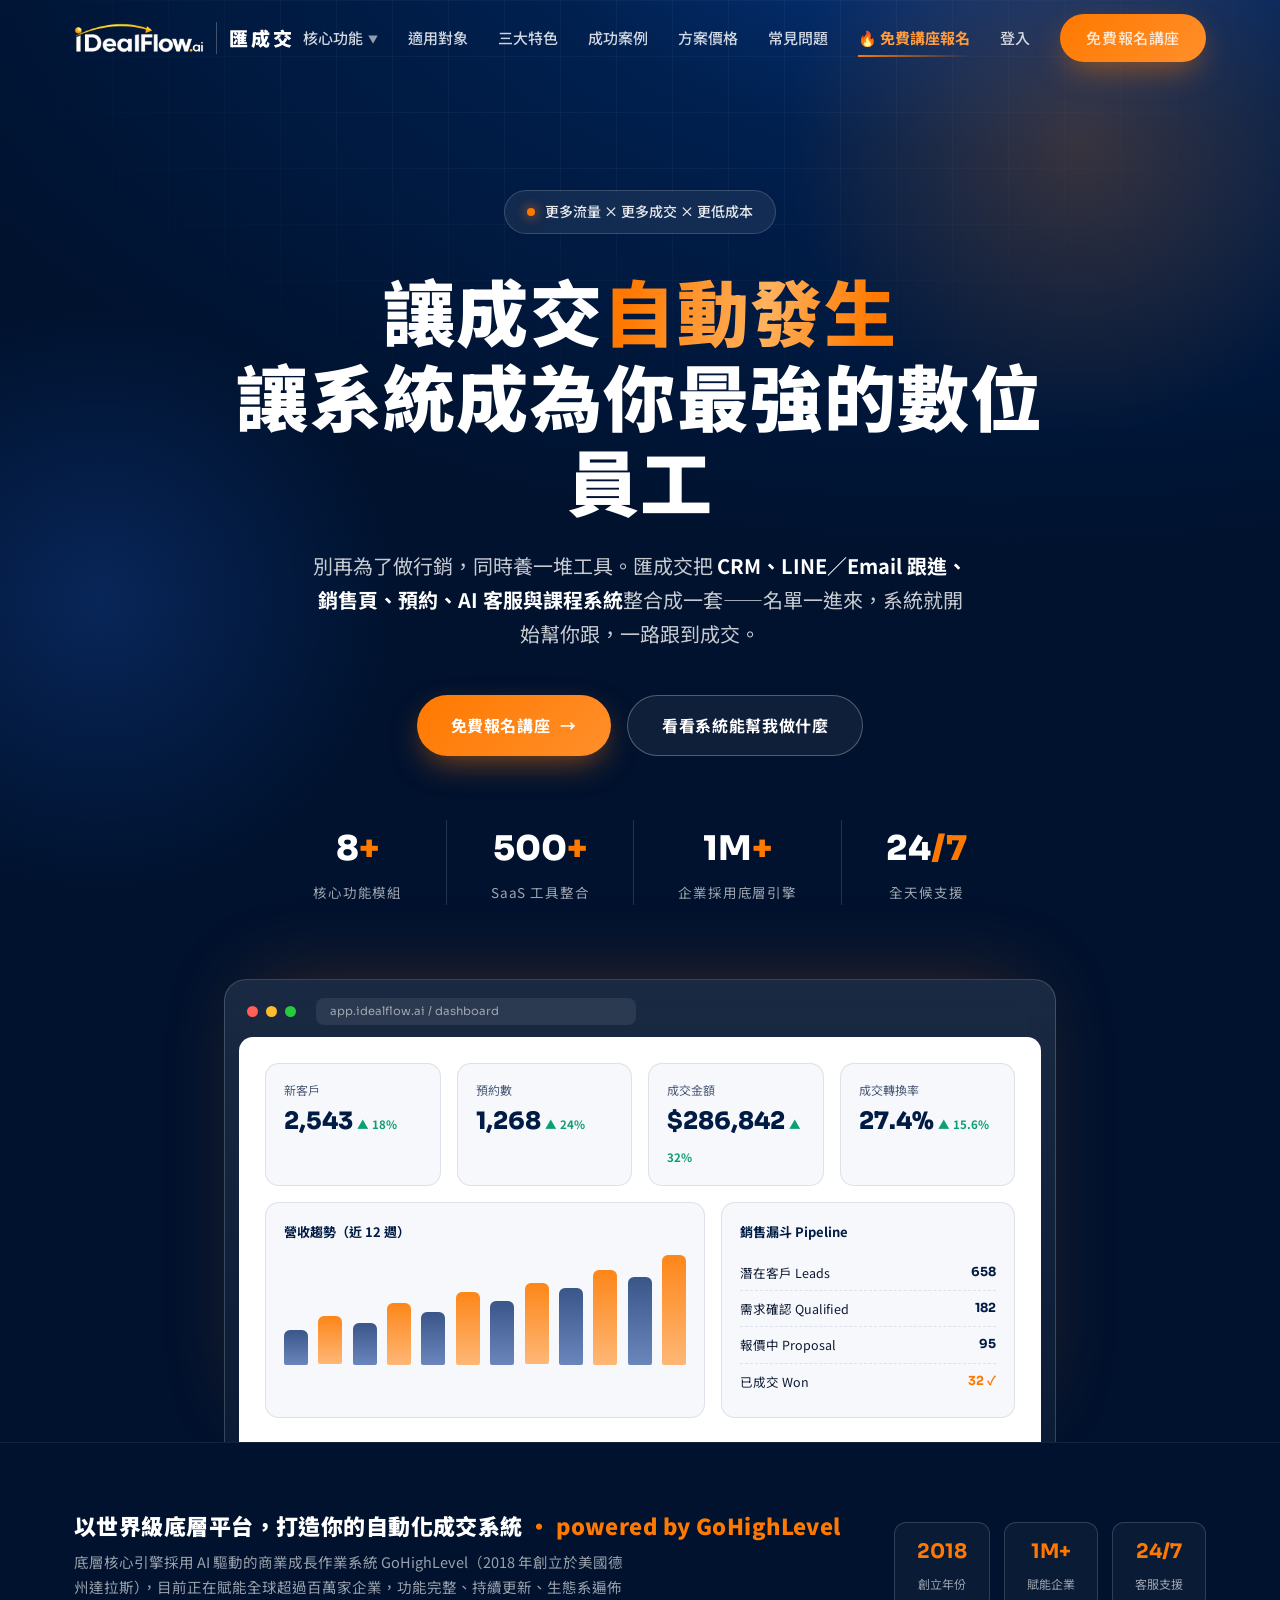
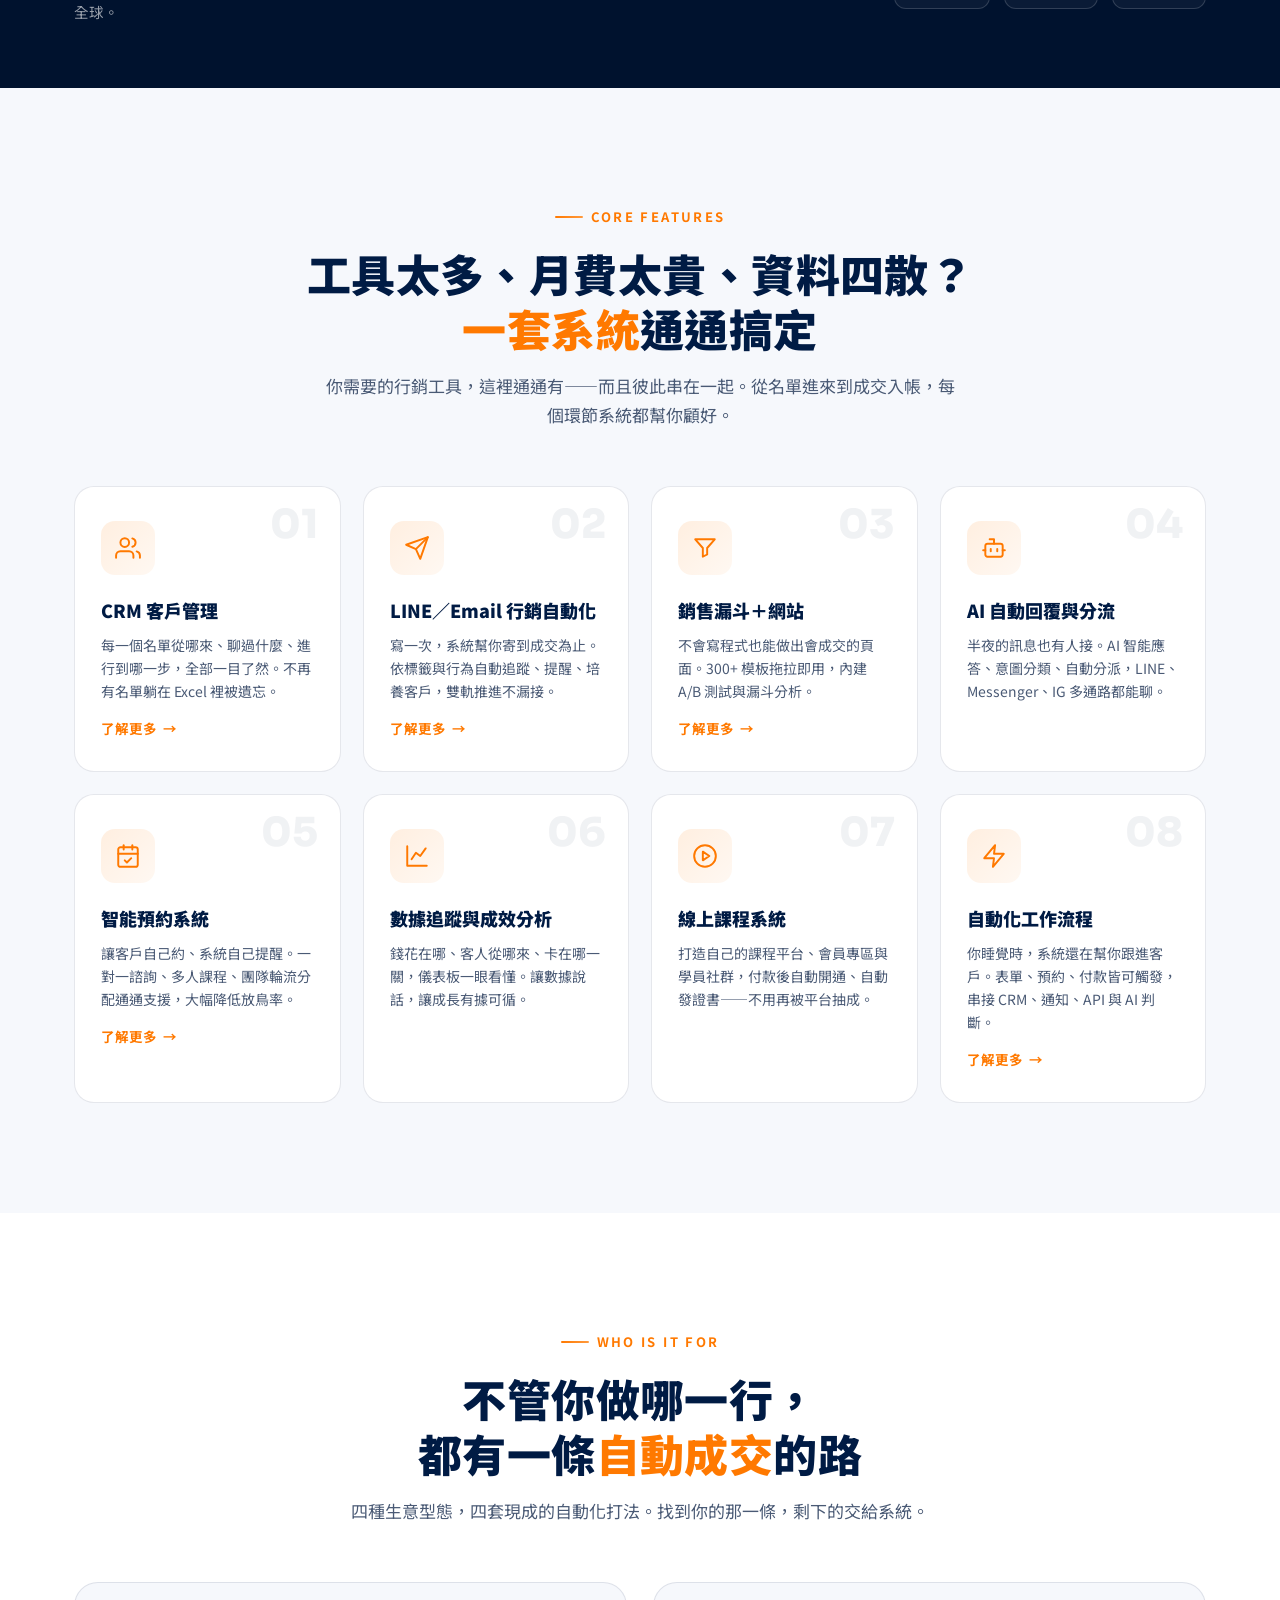
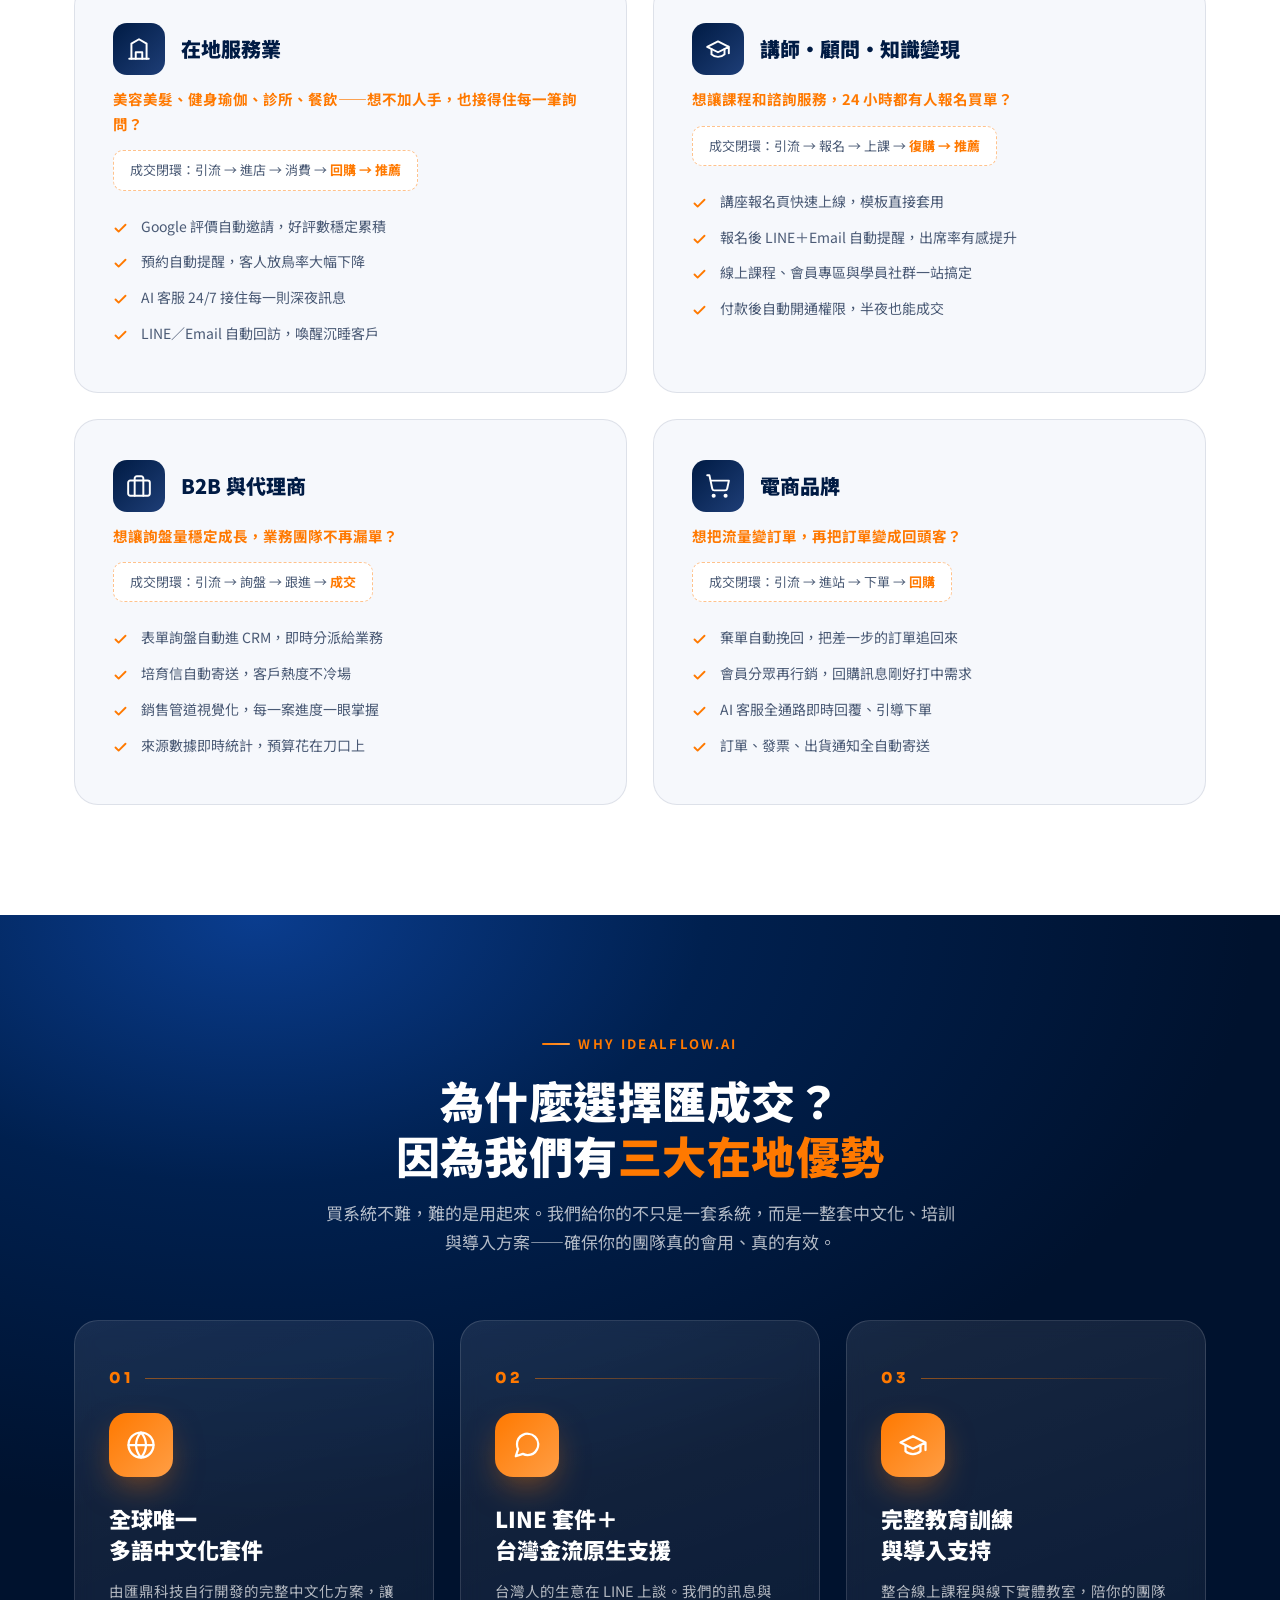
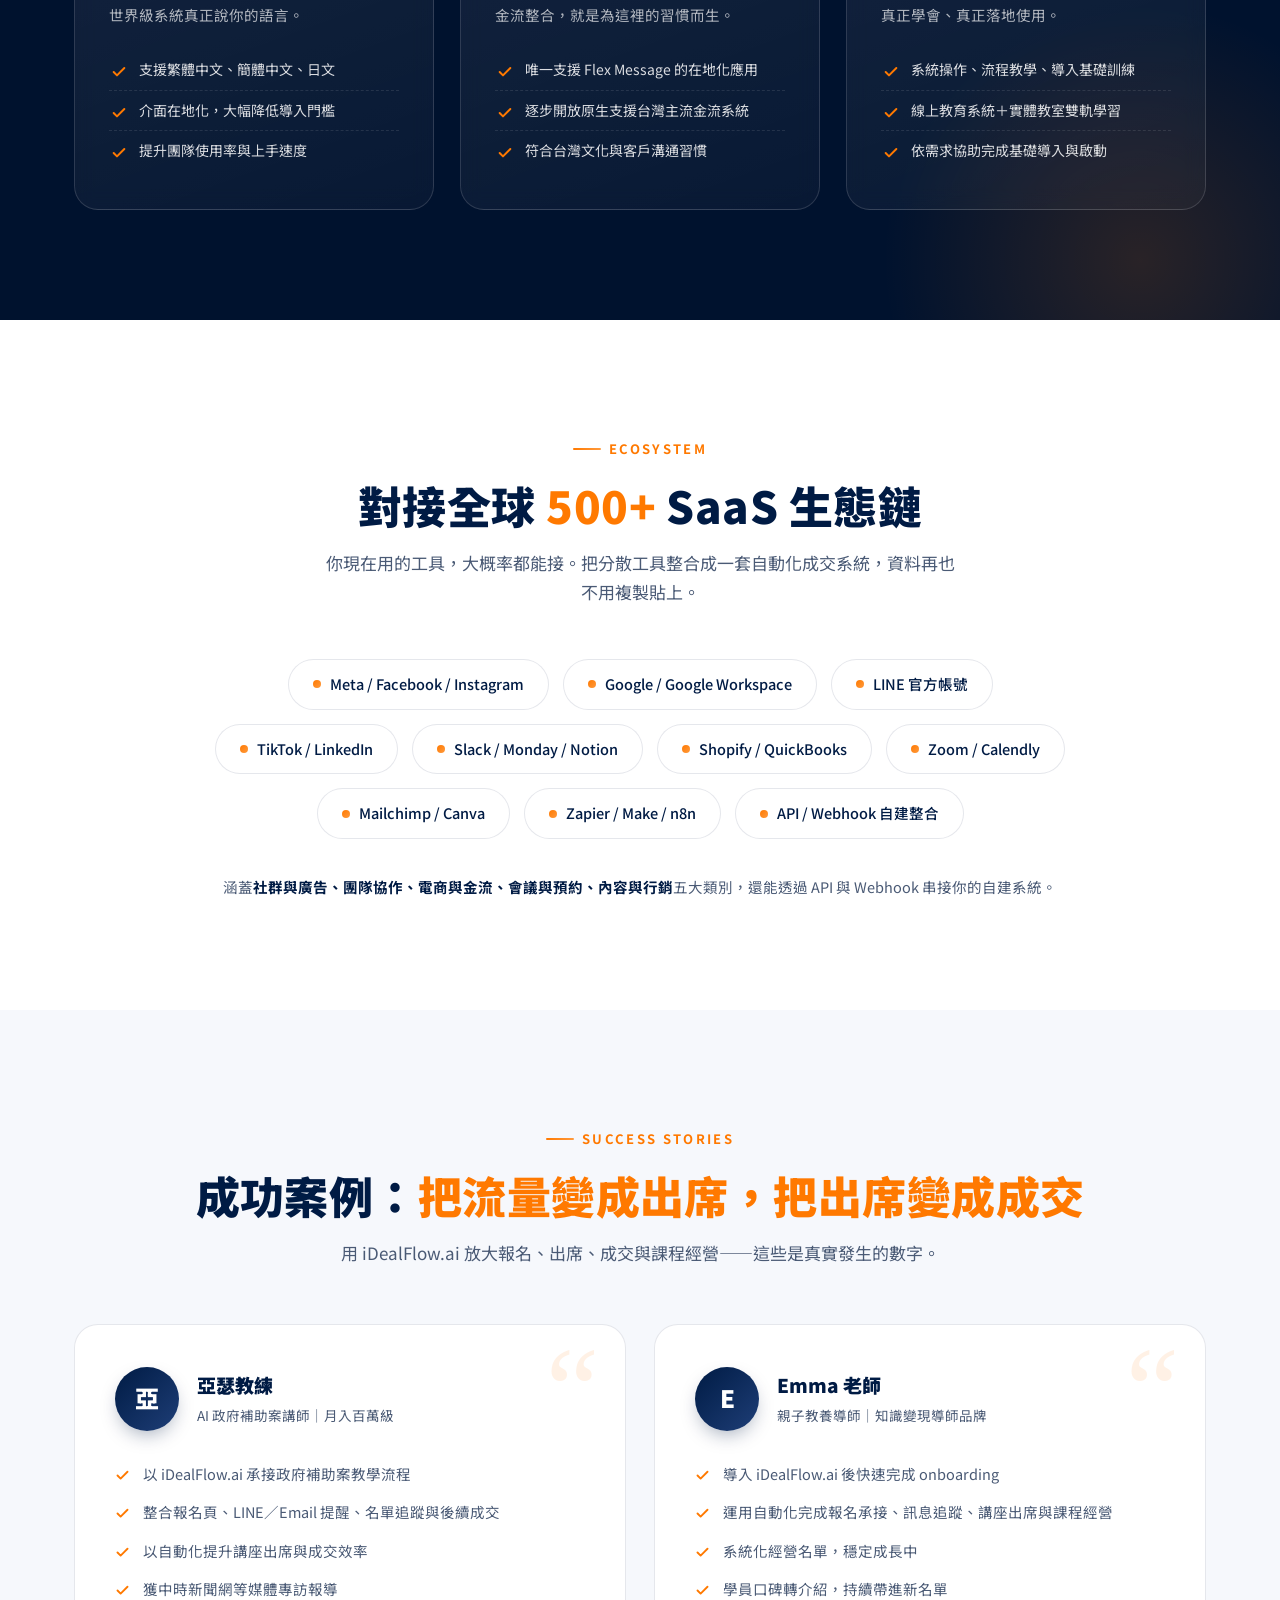
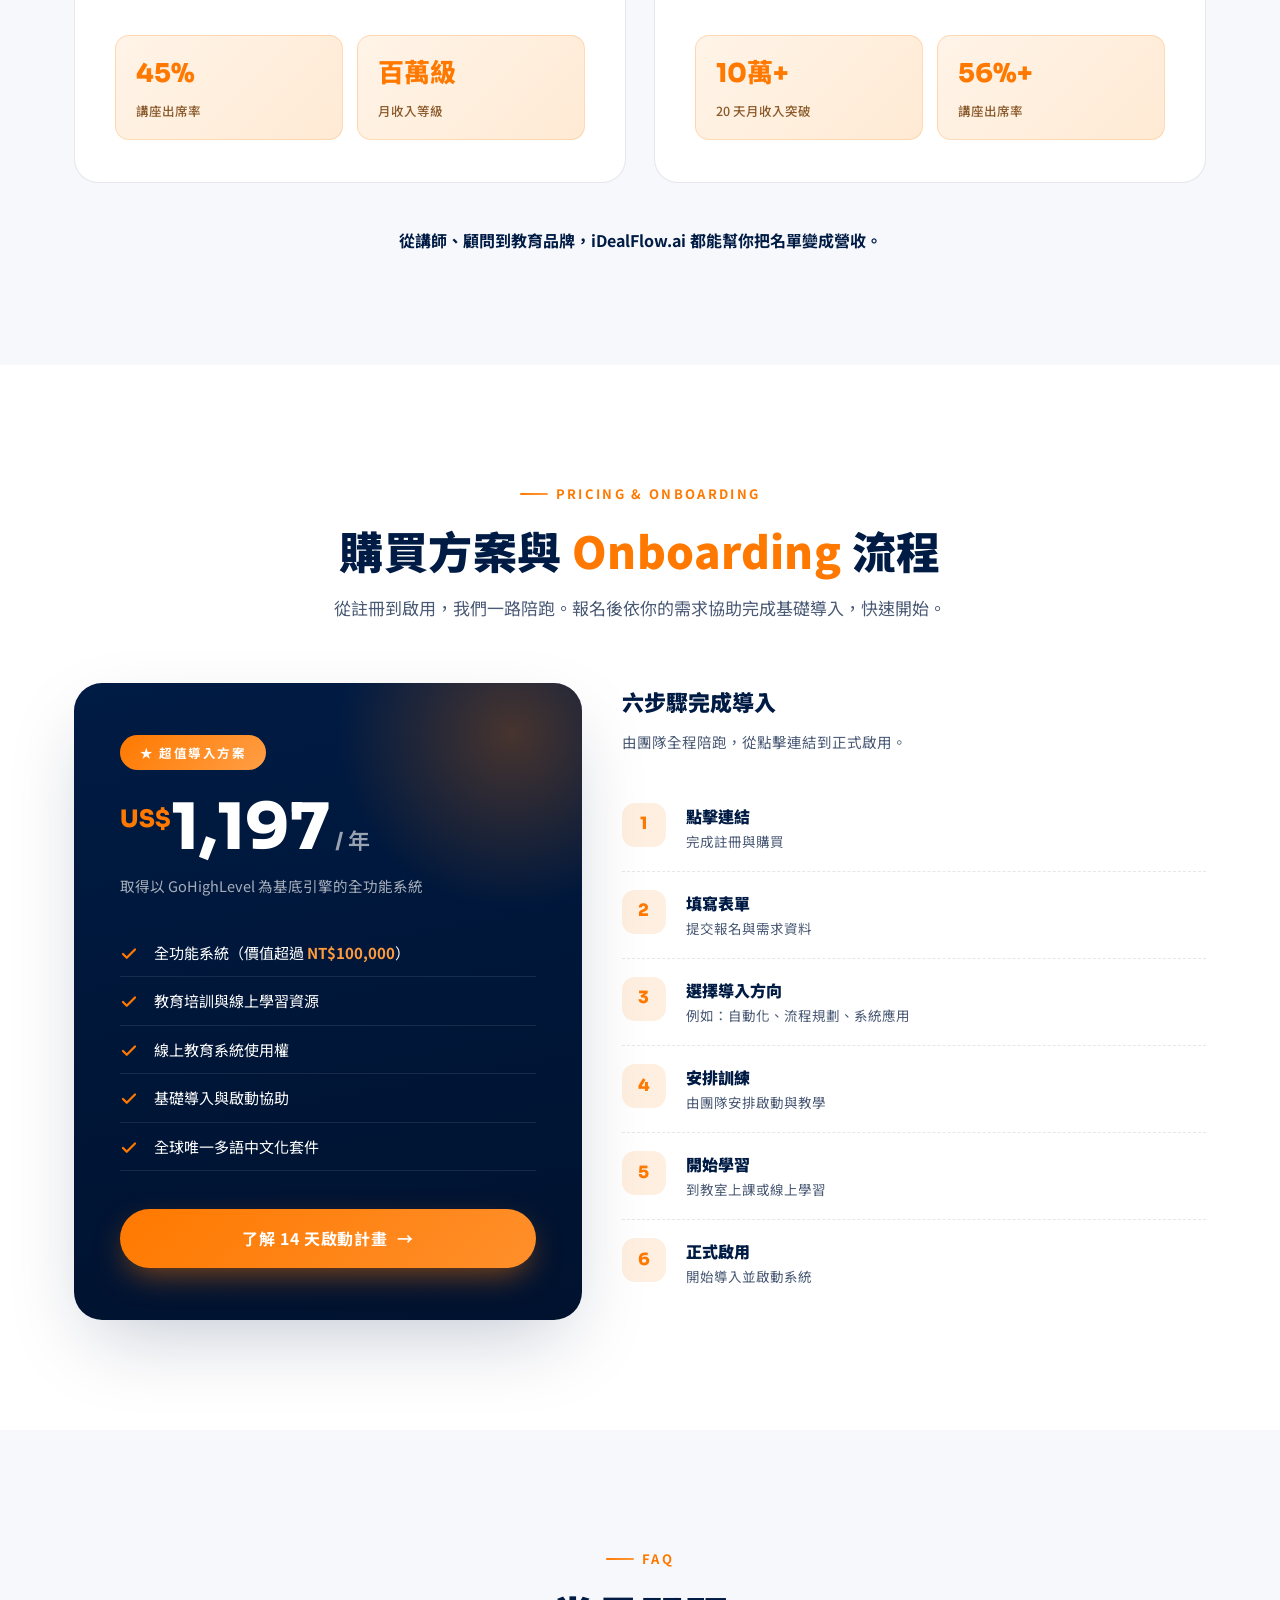
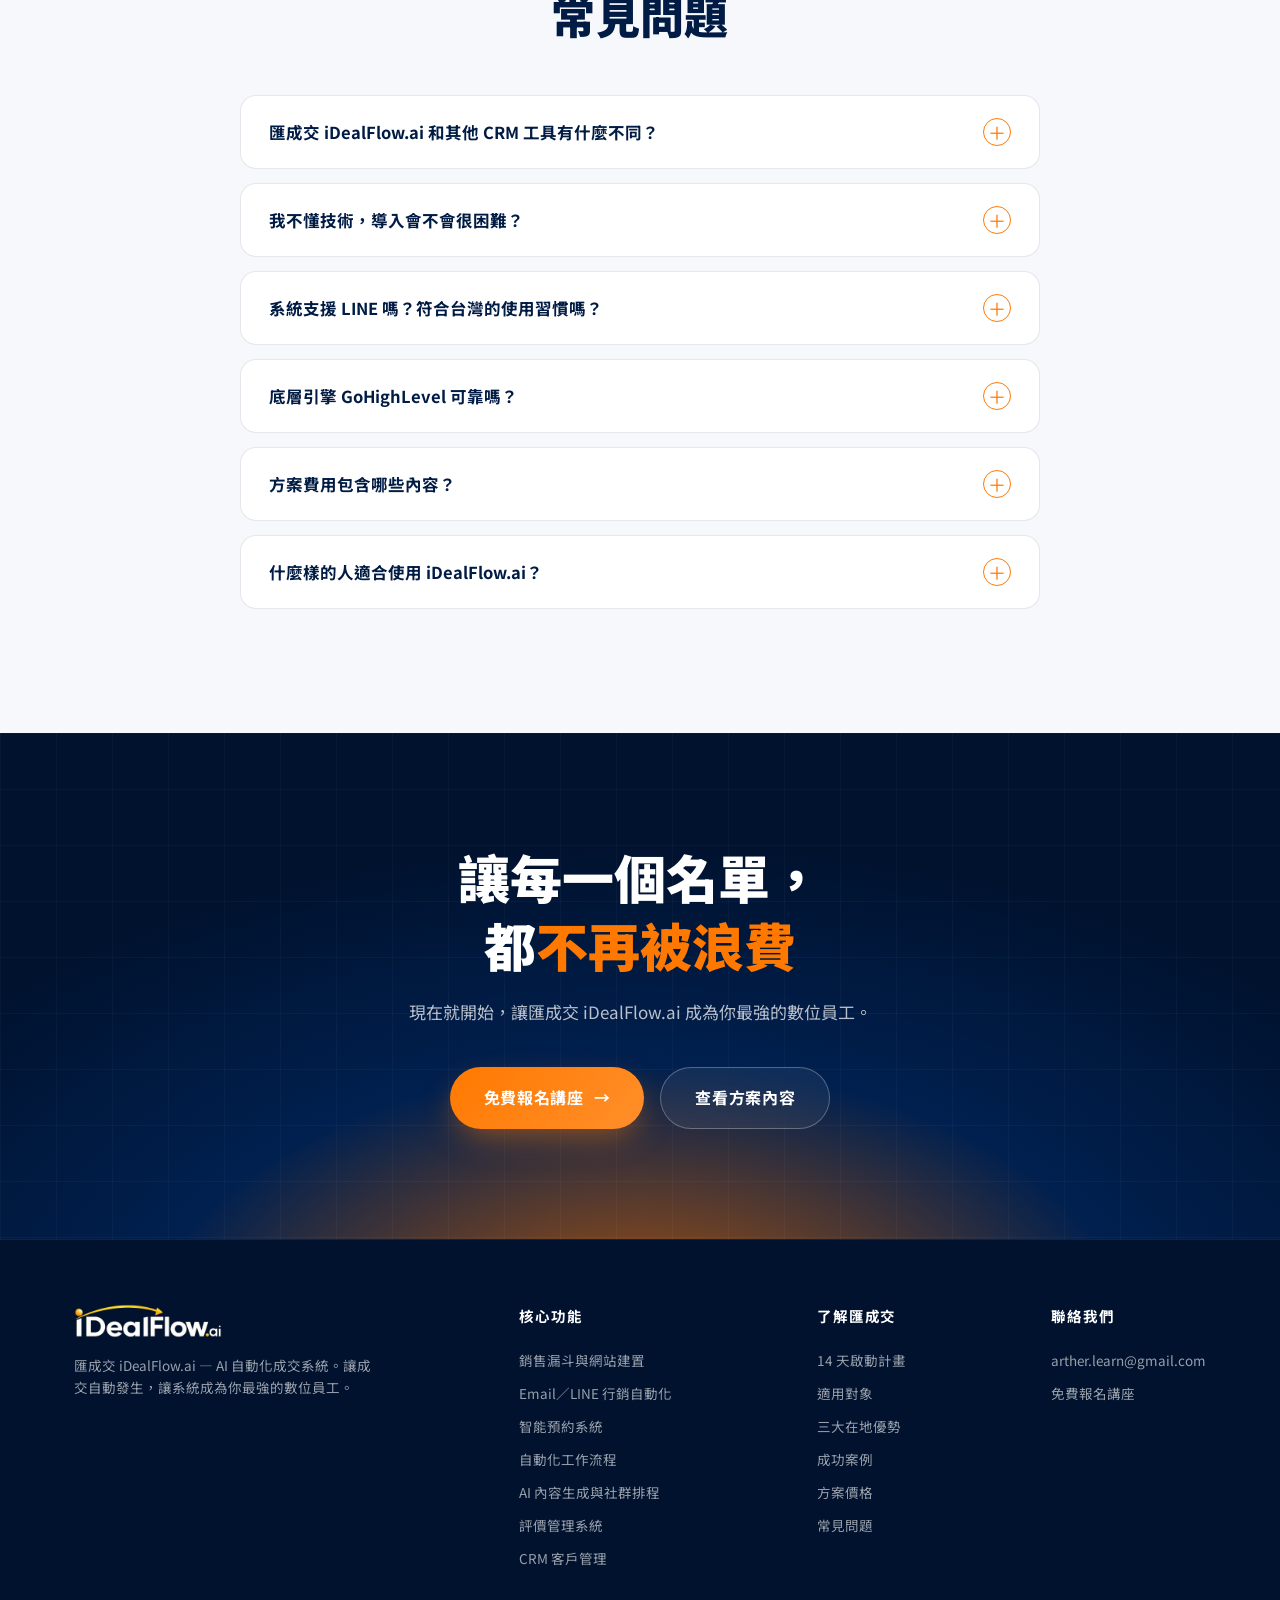
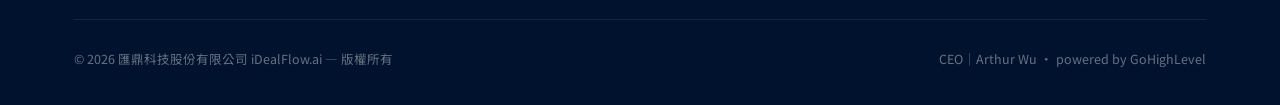
<file: index.html>
<!DOCTYPE html>
<html lang="zh-Hant">
<head>
<meta charset="UTF-8">
<meta name="viewport" content="width=device-width, initial-scale=1.0">
<title>匯成交 iDealFlow.ai｜AI 自動化成交系統 — 讓成交自動發生</title>
<meta name="description" content="別再為了做行銷養一堆工具。匯成交 iDealFlow.ai 把 CRM、LINE／Email 行銷、銷售漏斗、AI 客服、預約與課程系統整合成一套，名單一進來，系統就幫你跟到成交。台灣在地中文化與導入支持。">
<link rel="preconnect" href="https://fonts.googleapis.com">
<link rel="preconnect" href="https://fonts.gstatic.com" crossorigin>
<link href="https://fonts.googleapis.com/css2?family=Noto+Sans+TC:wght@400;500;700;900&family=Sora:wght@400;600;700;800&display=swap" rel="stylesheet">
<link rel="stylesheet" href="assets/style.css">
</head>
<body>

<!-- ===== 導覽列 ===== -->
<header class="nav" id="nav">
  <div class="wrap nav-inner">
    <a class="brand" href="index.html" aria-label="匯成交 iDealFlow.ai">
      <img class="logo-img" src="assets/logo-full.png" alt="iDealFlow.ai">
      <span class="zh">匯成交</span>
    </a>
    <nav class="nav-links" id="navLinks">
      <div class="dd">
        <a class="dd-trigger" href="index.html#features">核心功能 <span class="caret">▼</span></a>
        <div class="dd-menu">
          <a href="funnel.html"><span class="di"><svg viewBox="0 0 24 24"><path d="M3 4h18l-7 8v6l-4 2v-8L3 4z"/></svg></span>銷售漏斗與網站建置</a>
          <a href="email.html"><span class="di"><svg viewBox="0 0 24 24"><rect x="2" y="4" width="20" height="16" rx="2"/><path d="m22 7-10 5L2 7"/></svg></span>Email／LINE 行銷自動化</a>
          <a href="calendar.html"><span class="di"><svg viewBox="0 0 24 24"><rect x="3" y="4" width="18" height="18" rx="2"/><path d="M16 2v4"/><path d="M8 2v4"/><path d="M3 10h18"/></svg></span>智能預約系統</a>
          <a href="automation.html"><span class="di"><svg viewBox="0 0 24 24"><path d="M13 2 3 14h9l-1 8 10-12h-9l1-8z"/></svg></span>自動化工作流程</a>
          <a href="ai-content.html"><span class="di"><svg viewBox="0 0 24 24"><path d="M12 3v18"/><path d="M5 8c4-3 10-3 14 0"/><path d="M5 16c4 3 10 3 14 0"/></svg></span>AI 內容生成與社群排程</a>
          <a href="reputation.html"><span class="di"><svg viewBox="0 0 24 24"><path d="m12 2 3.09 6.26L22 9.27l-5 4.87 1.18 6.88L12 17.77l-6.18 3.25L7 14.14 2 9.27l6.91-1.01L12 2z"/></svg></span>評價管理系統</a>
          <a href="crm.html"><span class="di"><svg viewBox="0 0 24 24"><path d="M17 21v-2a4 4 0 0 0-4-4H5a4 4 0 0 0-4 4v2"/><circle cx="9" cy="7" r="4"/><path d="M23 21v-2a4 4 0 0 0-3-3.87"/></svg></span>CRM 客戶管理</a>
          <a class="dd-all" href="index.html#features">查看全部八大功能 →</a>
        </div>
      </div>
      <a href="index.html#audience">適用對象</a>
      <a href="index.html#three">三大特色</a>
      <a href="index.html#cases">成功案例</a>
      <a href="index.html#pricing">方案價格</a>
      <a href="index.html#faq">常見問題</a>
      <a class="nav-hot" href="booking.html">🔥 免費講座報名</a>
      <a class="nav-login" href="https://app.idealflow.ai" target="_blank" rel="noopener">登入</a>
      <a class="btn btn-primary nav-cta" href="booking.html">免費報名講座</a>
    </nav>
    <button class="nav-toggle" id="navToggle" aria-label="選單"><span></span><span></span><span></span></button>
  </div>
</header>

<!-- ===== Hero ===== -->
<section class="hero" id="top">
  <div class="hero-glow"></div>
  <div class="hero-glow g2"></div>
  <div class="wrap hero-inner">
    <div class="hero-badge reveal"><span class="dot"></span>更多流量 × 更多成交 × 更低成本</div>
    <h1 class="reveal d1">讓成交<span class="grad">自動發生</span><br>讓系統成為你最強的數位員工</h1>
    <p class="hero-sub reveal d2">別再為了做行銷，同時養一堆工具。匯成交把 <strong>CRM、LINE／Email 跟進、銷售頁、預約、AI 客服與課程系統</strong>整合成一套——名單一進來，系統就開始幫你跟，一路跟到成交。</p>
    <div class="hero-ctas reveal d3">
      <a class="btn btn-primary" href="booking.html">免費報名講座 <span class="arr">→</span></a>
      <a class="btn btn-ghost" href="#features">看看系統能幫我做什麼</a>
    </div>
    <div class="hero-stats reveal d4">
      <div class="hstat"><b>8<i>+</i></b><span>核心功能模組</span></div>
      <div class="hstat"><b>500<i>+</i></b><span>SaaS 工具整合</span></div>
      <div class="hstat"><b>1M<i>+</i></b><span>企業採用底層引擎</span></div>
      <div class="hstat"><b>24<i>/7</i></b><span>全天候支援</span></div>
    </div>

    <div class="dash reveal">
      <div class="dash-bar"><i></i><i></i><i></i><span class="url">app.idealflow.ai / dashboard</span></div>
      <div class="dash-body">
        <div class="kpi"><label>新客戶</label><b>2,543</b> <span class="up">▲ 18%</span></div>
        <div class="kpi"><label>預約數</label><b>1,268</b> <span class="up">▲ 24%</span></div>
        <div class="kpi"><label>成交金額</label><b>$286,842</b> <span class="up">▲ 32%</span></div>
        <div class="kpi"><label>成交轉換率</label><b>27.4%</b> <span class="up">▲ 15.6%</span></div>
        <div class="dash-lower">
          <div class="panel">
            <h5>營收趨勢（近 12 週）</h5>
            <div class="bars">
              <i style="height:32%"></i><i style="height:44%"></i><i style="height:38%"></i><i style="height:56%"></i><i style="height:48%"></i><i style="height:66%"></i><i style="height:58%"></i><i style="height:74%"></i><i style="height:70%"></i><i style="height:86%"></i><i style="height:80%"></i><i style="height:100%"></i>
            </div>
          </div>
          <div class="panel">
            <h5>銷售漏斗 Pipeline</h5>
            <div class="funnel-row"><span>潛在客戶 Leads</span><b>658</b></div>
            <div class="funnel-row"><span>需求確認 Qualified</span><b>182</b></div>
            <div class="funnel-row"><span>報價中 Proposal</span><b>95</b></div>
            <div class="funnel-row"><span>已成交 Won</span><b class="tag">32 ✓</b></div>
          </div>
        </div>
      </div>
    </div>
  </div>
</section>

<!-- ===== 底層引擎 ===== -->
<div class="engine">
  <div class="wrap engine-inner">
    <div class="engine-txt reveal">
      <h3>以世界級底層平台，打造你的自動化成交系統 <span>· powered by GoHighLevel</span></h3>
      <p>底層核心引擎採用 AI 驅動的商業成長作業系統 GoHighLevel（2018 年創立於美國德州達拉斯），目前正在賦能全球超過百萬家企業，功能完整、持續更新、生態系遍佈全球。</p>
    </div>
    <div class="engine-badges reveal d1">
      <div class="ebadge"><b>2018</b><span>創立年份</span></div>
      <div class="ebadge"><b>1M+</b><span>賦能企業</span></div>
      <div class="ebadge"><b>24/7</b><span>客服支援</span></div>
    </div>
  </div>
</div>

<!-- ===== 八大核心功能 ===== -->
<section class="features" id="features">
  <div class="wrap">
    <div class="center reveal">
      <div class="eyebrow" style="justify-content:center">CORE FEATURES</div>
      <h2 class="h2">工具太多、月費太貴、資料四散？<br><em>一套系統</em>通通搞定</h2>
      <p class="lead">你需要的行銷工具，這裡通通有——而且彼此串在一起。從名單進來到成交入帳，每個環節系統都幫你顧好。</p>
    </div>
    <div class="fgrid">
      <a class="fcard reveal" href="crm.html"><span class="num">01</span>
        <div class="ficon"><svg viewBox="0 0 24 24"><path d="M17 21v-2a4 4 0 0 0-4-4H5a4 4 0 0 0-4 4v2"/><circle cx="9" cy="7" r="4"/><path d="M23 21v-2a4 4 0 0 0-3-3.87"/><path d="M16 3.13a4 4 0 0 1 0 7.75"/></svg></div>
        <h4>CRM 客戶管理</h4>
        <p>每一個名單從哪來、聊過什麼、進行到哪一步，全部一目了然。不再有名單躺在 Excel 裡被遺忘。</p>
        <span class="more">了解更多 <span class="arr">→</span></span>
      </a>
      <a class="fcard reveal d1" href="email.html"><span class="num">02</span>
        <div class="ficon"><svg viewBox="0 0 24 24"><path d="M22 2 11 13"/><path d="M22 2 15 22l-4-9-9-4 20-7z"/></svg></div>
        <h4>LINE／Email 行銷自動化</h4>
        <p>寫一次，系統幫你寄到成交為止。依標籤與行為自動追蹤、提醒、培養客戶，雙軌推進不漏接。</p>
        <span class="more">了解更多 <span class="arr">→</span></span>
      </a>
      <a class="fcard reveal d2" href="funnel.html"><span class="num">03</span>
        <div class="ficon"><svg viewBox="0 0 24 24"><path d="M3 4h18l-7 8v6l-4 2v-8L3 4z"/></svg></div>
        <h4>銷售漏斗＋網站</h4>
        <p>不會寫程式也能做出會成交的頁面。300+ 模板拖拉即用，內建 A/B 測試與漏斗分析。</p>
        <span class="more">了解更多 <span class="arr">→</span></span>
      </a>
      <div class="fcard reveal d3"><span class="num">04</span>
        <div class="ficon"><svg viewBox="0 0 24 24"><path d="M12 8V4H8"/><rect x="4" y="8" width="16" height="12" rx="2"/><path d="M2 14h2"/><path d="M20 14h2"/><path d="M15 13v2"/><path d="M9 13v2"/></svg></div>
        <h4>AI 自動回覆與分流</h4>
        <p>半夜的訊息也有人接。AI 智能應答、意圖分類、自動分派，LINE、Messenger、IG 多通路都能聊。</p>
      </div>
      <a class="fcard reveal" href="calendar.html"><span class="num">05</span>
        <div class="ficon"><svg viewBox="0 0 24 24"><rect x="3" y="4" width="18" height="18" rx="2"/><path d="M16 2v4"/><path d="M8 2v4"/><path d="M3 10h18"/><path d="m9 16 2 2 4-4"/></svg></div>
        <h4>智能預約系統</h4>
        <p>讓客戶自己約、系統自己提醒。一對一諮詢、多人課程、團隊輪流分配通通支援，大幅降低放鳥率。</p>
        <span class="more">了解更多 <span class="arr">→</span></span>
      </a>
      <div class="fcard reveal d1"><span class="num">06</span>
        <div class="ficon"><svg viewBox="0 0 24 24"><path d="M3 3v18h18"/><path d="m7 15 4-6 4 3 5-7"/></svg></div>
        <h4>數據追蹤與成效分析</h4>
        <p>錢花在哪、客人從哪來、卡在哪一關，儀表板一眼看懂。讓數據說話，讓成長有據可循。</p>
      </div>
      <div class="fcard reveal d2"><span class="num">07</span>
        <div class="ficon"><svg viewBox="0 0 24 24"><circle cx="12" cy="12" r="10"/><path d="m10 8 6 4-6 4V8z"/></svg></div>
        <h4>線上課程系統</h4>
        <p>打造自己的課程平台、會員專區與學員社群，付款後自動開通、自動發證書——不用再被平台抽成。</p>
      </div>
      <a class="fcard reveal d3" href="automation.html"><span class="num">08</span>
        <div class="ficon"><svg viewBox="0 0 24 24"><path d="M13 2 3 14h9l-1 8 10-12h-9l1-8z"/></svg></div>
        <h4>自動化工作流程</h4>
        <p>你睡覺時，系統還在幫你跟進客戶。表單、預約、付款皆可觸發，串接 CRM、通知、API 與 AI 判斷。</p>
        <span class="more">了解更多 <span class="arr">→</span></span>
      </a>
    </div>
  </div>
</section>

<!-- ===== 適用對象 ===== -->
<section class="audience" id="audience">
  <div class="wrap">
    <div class="center reveal">
      <div class="eyebrow" style="justify-content:center">WHO IS IT FOR</div>
      <h2 class="h2">不管你做哪一行，<br>都有一條<em>自動成交</em>的路</h2>
      <p class="lead">四種生意型態，四套現成的自動化打法。找到你的那一條，剩下的交給系統。</p>
    </div>
    <div class="agrid">
      <div class="acard reveal">
        <div class="ahead">
          <div class="aicon"><svg viewBox="0 0 24 24"><path d="M3 21h18"/><path d="M5 21V7l7-4 7 4v14"/><path d="M9 21v-6h6v6"/></svg></div>
          <h4>在地服務業</h4>
        </div>
        <p class="aq">美容美髮、健身瑜伽、診所、餐飲——想不加人手，也接得住每一筆詢問？</p>
        <span class="loop">成交閉環：引流 → 進店 → 消費 → <b>回購 → 推薦</b></span>
        <ul class="alist">
          <li>Google 評價自動邀請，好評數穩定累積</li>
          <li>預約自動提醒，客人放鳥率大幅下降</li>
          <li>AI 客服 24/7 接住每一則深夜訊息</li>
          <li>LINE／Email 自動回訪，喚醒沉睡客戶</li>
        </ul>
      </div>
      <div class="acard reveal d1">
        <div class="ahead">
          <div class="aicon"><svg viewBox="0 0 24 24"><path d="M22 10v6M2 10l10-5 10 5-10 5z"/><path d="M6 12v5c3 3 9 3 12 0v-5"/></svg></div>
          <h4>講師・顧問・知識變現</h4>
        </div>
        <p class="aq">想讓課程和諮詢服務，24 小時都有人報名買單？</p>
        <span class="loop">成交閉環：引流 → 報名 → 上課 → <b>復購 → 推薦</b></span>
        <ul class="alist">
          <li>講座報名頁快速上線，模板直接套用</li>
          <li>報名後 LINE＋Email 自動提醒，出席率有感提升</li>
          <li>線上課程、會員專區與學員社群一站搞定</li>
          <li>付款後自動開通權限，半夜也能成交</li>
        </ul>
      </div>
      <div class="acard reveal d2">
        <div class="ahead">
          <div class="aicon"><svg viewBox="0 0 24 24"><rect x="2" y="7" width="20" height="14" rx="2"/><path d="M16 21V5a2 2 0 0 0-2-2h-4a2 2 0 0 0-2 2v16"/></svg></div>
          <h4>B2B 與代理商</h4>
        </div>
        <p class="aq">想讓詢盤量穩定成長，業務團隊不再漏單？</p>
        <span class="loop">成交閉環：引流 → 詢盤 → 跟進 → <b>成交</b></span>
        <ul class="alist">
          <li>表單詢盤自動進 CRM，即時分派給業務</li>
          <li>培育信自動寄送，客戶熱度不冷場</li>
          <li>銷售管道視覺化，每一案進度一眼掌握</li>
          <li>來源數據即時統計，預算花在刀口上</li>
        </ul>
      </div>
      <div class="acard reveal d3">
        <div class="ahead">
          <div class="aicon"><svg viewBox="0 0 24 24"><circle cx="8" cy="21" r="1"/><circle cx="19" cy="21" r="1"/><path d="M2.05 2.05h2l2.66 12.42a2 2 0 0 0 2 1.58h9.78a2 2 0 0 0 1.95-1.57l1.65-7.43H5.12"/></svg></div>
          <h4>電商品牌</h4>
        </div>
        <p class="aq">想把流量變訂單，再把訂單變成回頭客？</p>
        <span class="loop">成交閉環：引流 → 進站 → 下單 → <b>回購</b></span>
        <ul class="alist">
          <li>棄單自動挽回，把差一步的訂單追回來</li>
          <li>會員分眾再行銷，回購訊息剛好打中需求</li>
          <li>AI 客服全通路即時回覆、引導下單</li>
          <li>訂單、發票、出貨通知全自動寄送</li>
        </ul>
      </div>
    </div>
  </div>
</section>

<!-- ===== 三大特點 ===== -->
<section class="three" id="three">
  <div class="wrap">
    <div class="center reveal">
      <div class="eyebrow" style="justify-content:center">WHY iDealFlow.ai</div>
      <h2 class="h2">為什麼選擇匯成交？<br>因為我們有<em>三大在地優勢</em></h2>
      <p class="lead">買系統不難，難的是用起來。我們給你的不只是一套系統，而是一整套中文化、培訓與導入方案——確保你的團隊真的會用、真的有效。</p>
    </div>
    <div class="tgrid">
      <div class="tcard reveal">
        <div class="no">01</div>
        <div class="ticon"><svg viewBox="0 0 24 24"><circle cx="12" cy="12" r="10"/><path d="M2 12h20"/><path d="M12 2a15.3 15.3 0 0 1 4 10 15.3 15.3 0 0 1-4 10 15.3 15.3 0 0 1-4-10 15.3 15.3 0 0 1 4-10z"/></svg></div>
        <h3>全球唯一<br>多語中文化套件</h3>
        <p>由匯鼎科技自行開發的完整中文化方案，讓世界級系統真正說你的語言。</p>
        <ul class="tlist">
          <li>支援繁體中文、簡體中文、日文</li>
          <li>介面在地化，大幅降低導入門檻</li>
          <li>提升團隊使用率與上手速度</li>
        </ul>
      </div>
      <div class="tcard reveal d1">
        <div class="no">02</div>
        <div class="ticon"><svg viewBox="0 0 24 24"><path d="M21 11.5a8.38 8.38 0 0 1-.9 3.8 8.5 8.5 0 0 1-7.6 4.7 8.38 8.38 0 0 1-3.8-.9L3 21l1.9-5.7a8.38 8.38 0 0 1-.9-3.8 8.5 8.5 0 0 1 4.7-7.6 8.38 8.38 0 0 1 3.8-.9h.5a8.48 8.48 0 0 1 8 8v.5z"/></svg></div>
        <h3>LINE 套件＋<br>台灣金流原生支援</h3>
        <p>台灣人的生意在 LINE 上談。我們的訊息與金流整合，就是為這裡的習慣而生。</p>
        <ul class="tlist">
          <li>唯一支援 Flex Message 的在地化應用</li>
          <li>逐步開放原生支援台灣主流金流系統</li>
          <li>符合台灣文化與客戶溝通習慣</li>
        </ul>
      </div>
      <div class="tcard reveal d2">
        <div class="no">03</div>
        <div class="ticon"><svg viewBox="0 0 24 24"><path d="M22 10v6M2 10l10-5 10 5-10 5z"/><path d="M6 12v5c3 3 9 3 12 0v-5"/></svg></div>
        <h3>完整教育訓練<br>與導入支持</h3>
        <p>整合線上課程與線下實體教室，陪你的團隊真正學會、真正落地使用。</p>
        <ul class="tlist">
          <li>系統操作、流程教學、導入基礎訓練</li>
          <li>線上教育系統＋實體教室雙軌學習</li>
          <li>依需求協助完成基礎導入與啟動</li>
        </ul>
      </div>
    </div>
  </div>
</section>

<!-- ===== 整合生態 ===== -->
<section class="integrations" id="integrations">
  <div class="wrap">
    <div class="center reveal">
      <div class="eyebrow" style="justify-content:center">ECOSYSTEM</div>
      <h2 class="h2">對接全球 <em>500+</em> SaaS 生態鏈</h2>
      <p class="lead">你現在用的工具，大概率都能接。把分散工具整合成一套自動化成交系統，資料再也不用複製貼上。</p>
    </div>
    <div class="chips reveal">
      <span class="chip"><span class="cdot"></span>Meta / Facebook / Instagram</span>
      <span class="chip"><span class="cdot"></span>Google / Google Workspace</span>
      <span class="chip"><span class="cdot"></span>LINE 官方帳號</span>
      <span class="chip"><span class="cdot"></span>TikTok / LinkedIn</span>
      <span class="chip"><span class="cdot"></span>Slack / Monday / Notion</span>
      <span class="chip"><span class="cdot"></span>Shopify / QuickBooks</span>
      <span class="chip"><span class="cdot"></span>Zoom / Calendly</span>
      <span class="chip"><span class="cdot"></span>Mailchimp / Canva</span>
      <span class="chip"><span class="cdot"></span>Zapier / Make / n8n</span>
      <span class="chip"><span class="cdot"></span>API / Webhook 自建整合</span>
    </div>
    <p class="int-note reveal d1">涵蓋<b>社群與廣告、團隊協作、電商與金流、會議與預約、內容與行銷</b>五大類別，還能透過 API 與 Webhook 串接你的自建系統。</p>
  </div>
</section>

<!-- ===== 成功案例 ===== -->
<section class="cases" id="cases">
  <div class="wrap">
    <div class="center reveal">
      <div class="eyebrow" style="justify-content:center">SUCCESS STORIES</div>
      <h2 class="h2">成功案例：<em>把流量變成出席，把出席變成成交</em></h2>
      <p class="lead">用 iDealFlow.ai 放大報名、出席、成交與課程經營——這些是真實發生的數字。</p>
    </div>
    <div class="cgrid">
      <div class="ccard reveal">
        <div class="chead">
          <div class="avatar">亞</div>
          <div><h4>亞瑟教練</h4><span>AI 政府補助案講師｜月入百萬級</span></div>
        </div>
        <ul class="cpoints">
          <li>以 iDealFlow.ai 承接政府補助案教學流程</li>
          <li>整合報名頁、LINE／Email 提醒、名單追蹤與後續成交</li>
          <li>以自動化提升講座出席與成交效率</li>
          <li>獲中時新聞網等媒體專訪報導</li>
        </ul>
        <div class="cmetrics">
          <div class="metric"><b>45%</b><span>講座出席率</span></div>
          <div class="metric"><b>百萬級</b><span>月收入等級</span></div>
        </div>
      </div>
      <div class="ccard reveal d1">
        <div class="chead">
          <div class="avatar">E</div>
          <div><h4>Emma 老師</h4><span>親子教養導師｜知識變現導師品牌</span></div>
        </div>
        <ul class="cpoints">
          <li>導入 iDealFlow.ai 後快速完成 onboarding</li>
          <li>運用自動化完成報名承接、訊息追蹤、講座出席與課程經營</li>
          <li>系統化經營名單，穩定成長中</li>
          <li>學員口碑轉介紹，持續帶進新名單</li>
        </ul>
        <div class="cmetrics">
          <div class="metric"><b>10萬+</b><span>20 天月收入突破</span></div>
          <div class="metric"><b>56%+</b><span>講座出席率</span></div>
        </div>
      </div>
    </div>
    <p class="cases-note reveal">從講師、顧問到教育品牌，iDealFlow.ai 都能幫你把名單變成營收。</p>
  </div>
</section>

<!-- ===== 方案價格 ===== -->
<section class="pricing" id="pricing">
  <div class="wrap">
    <div class="center reveal">
      <div class="eyebrow" style="justify-content:center">PRICING &amp; ONBOARDING</div>
      <h2 class="h2">購買方案與 <em>Onboarding</em> 流程</h2>
      <p class="lead">從註冊到啟用，我們一路陪跑。報名後依你的需求協助完成基礎導入，快速開始。</p>
    </div>
    <div class="pwrap">
      <div class="pcard reveal">
        <span class="ribbon">★ 超值導入方案</span>
        <div class="price"><span class="cur">US$</span>1,197<small> / 年</small></div>
        <p class="psub">取得以 GoHighLevel 為基底引擎的全功能系統</p>
        <ul class="plist">
          <li>全功能系統（價值超過 <b>NT$100,000</b>）</li>
          <li>教育培訓與線上學習資源</li>
          <li>線上教育系統使用權</li>
          <li>基礎導入與啟動協助</li>
          <li>全球唯一多語中文化套件</li>
        </ul>
        <a class="btn btn-primary" href="start.html">了解 14 天啟動計畫 <span class="arr">→</span></a>
      </div>
      <div class="steps reveal d1">
        <h3>六步驟完成導入</h3>
        <p>由團隊全程陪跑，從點擊連結到正式啟用。</p>
        <div class="step"><div class="sn">1</div><div><h5>點擊連結</h5><p>完成註冊與購買</p></div></div>
        <div class="step"><div class="sn">2</div><div><h5>填寫表單</h5><p>提交報名與需求資料</p></div></div>
        <div class="step"><div class="sn">3</div><div><h5>選擇導入方向</h5><p>例如：自動化、流程規劃、系統應用</p></div></div>
        <div class="step"><div class="sn">4</div><div><h5>安排訓練</h5><p>由團隊安排啟動與教學</p></div></div>
        <div class="step"><div class="sn">5</div><div><h5>開始學習</h5><p>到教室上課或線上學習</p></div></div>
        <div class="step"><div class="sn">6</div><div><h5>正式啟用</h5><p>開始導入並啟動系統</p></div></div>
      </div>
    </div>
  </div>
</section>

<!-- ===== FAQ ===== -->
<section class="faq" id="faq">
  <div class="wrap">
    <div class="center reveal">
      <div class="eyebrow" style="justify-content:center">FAQ</div>
      <h2 class="h2">常見問題</h2>
    </div>
    <div class="faq-list reveal">
      <div class="qa">
        <button>匯成交 iDealFlow.ai 和其他 CRM 工具有什麼不同？<span class="plus">＋</span></button>
        <div class="ans"><p>一般 CRM 只做客戶管理，iDealFlow.ai 是一套完整的「自動化成交系統」：從名單蒐集、LINE／Email 自動追蹤、銷售漏斗、AI 對話回覆、預約排程到課程變現，全部在同一套系統完成。更重要的是，我們提供全球唯一的多語中文化套件與台灣在地導入支持。</p></div>
      </div>
      <div class="qa">
        <button>我不懂技術，導入會不會很困難？<span class="plus">＋</span></button>
        <div class="ans"><p>不會。方案內含完整教育訓練與導入支持：整合線上課程與線下實體教室，涵蓋系統操作、流程教學與導入基礎訓練，由團隊協助你依需求完成基礎導入，直到系統正式啟用。</p></div>
      </div>
      <div class="qa">
        <button>系統支援 LINE 嗎？符合台灣的使用習慣嗎？<span class="plus">＋</span></button>
        <div class="ans"><p>支援，而且是我們的核心優勢之一。LINE 套件由匯鼎科技團隊自行開發，是唯一支援 Flex Message 在地化應用的方案，完全符合台灣文化使用習慣，同時逐步開放原生支援台灣主流金流系統。</p></div>
      </div>
      <div class="qa">
        <button>底層引擎 GoHighLevel 可靠嗎？<span class="plus">＋</span></button>
        <div class="ans"><p>GoHighLevel 是 2018 年創立於美國德州達拉斯的 AI 驅動商業成長作業系統，目前賦能全球超過百萬家企業，提供 24/7 客服支援，每年舉辦 LevelUp／HighLevel Summit 年度峰會，功能持續更新、全球生態系完整。</p></div>
      </div>
      <div class="qa">
        <button>方案費用包含哪些內容？<span class="plus">＋</span></button>
        <div class="ans"><p>年費方案 US$1,197／年，包含以 GoHighLevel 為基底引擎的全功能系統（價值超過 NT$100,000）、教育培訓與線上學習資源、線上教育系統使用權，以及基礎導入與啟動協助。</p></div>
      </div>
      <div class="qa">
        <button>什麼樣的人適合使用 iDealFlow.ai？<span class="plus">＋</span></button>
        <div class="ans"><p>特別適合講師、顧問、教練、知識型創作者與中小企業，在地服務業、B2B 與電商品牌也都有現成打法。只要你的生意需要「把名單變成成交」，iDealFlow.ai 都能幫你自動化整個流程。</p></div>
      </div>
    </div>
  </div>
</section>

<!-- ===== 尾段 CTA ===== -->
<section class="final">
  <div class="wrap">
    <h2 class="reveal">讓每一個名單，<br>都<span>不再被浪費</span></h2>
    <p class="reveal d1">現在就開始，讓匯成交 iDealFlow.ai 成為你最強的數位員工。</p>
    <div class="hero-ctas reveal d2">
      <a class="btn btn-primary" href="booking.html">免費報名講座 <span class="arr">→</span></a>
      <a class="btn btn-ghost" href="#pricing">查看方案內容</a>
    </div>
  </div>
</section>

<!-- ===== Footer ===== -->
<footer>
  <div class="wrap">
    <div class="foot-top">
      <div class="foot-brand">
        <img class="logo-img" src="assets/logo-full.png" alt="iDealFlow.ai">
        <p>匯成交 iDealFlow.ai — AI 自動化成交系統。讓成交自動發生，讓系統成為你最強的數位員工。</p>
      </div>
      <div class="foot-col">
        <h6>核心功能</h6>
        <a href="funnel.html">銷售漏斗與網站建置</a>
        <a href="email.html">Email／LINE 行銷自動化</a>
        <a href="calendar.html">智能預約系統</a>
        <a href="automation.html">自動化工作流程</a>
        <a href="ai-content.html">AI 內容生成與社群排程</a>
        <a href="reputation.html">評價管理系統</a>
        <a href="crm.html">CRM 客戶管理</a>
      </div>
      <div class="foot-col">
        <h6>了解匯成交</h6>
        <a href="start.html">14 天啟動計畫</a>
        <a href="index.html#audience">適用對象</a>
        <a href="index.html#three">三大在地優勢</a>
        <a href="index.html#cases">成功案例</a>
        <a href="index.html#pricing">方案價格</a>
        <a href="index.html#faq">常見問題</a>
      </div>
      <div class="foot-col">
        <h6>聯絡我們</h6>
        <a href="mailto:arther.learn@gmail.com">arther.learn@gmail.com</a>
        <a href="booking.html">免費報名講座</a>
      </div>
    </div>
    <div class="foot-bottom">
      <span>© 2026 匯鼎科技股份有限公司 iDealFlow.ai — 版權所有</span>
      <span>CEO｜Arthur Wu · powered by GoHighLevel</span>
    </div>
  </div>
</footer>

<script src="assets/site.js"></script>
</body>
</html>
</file>
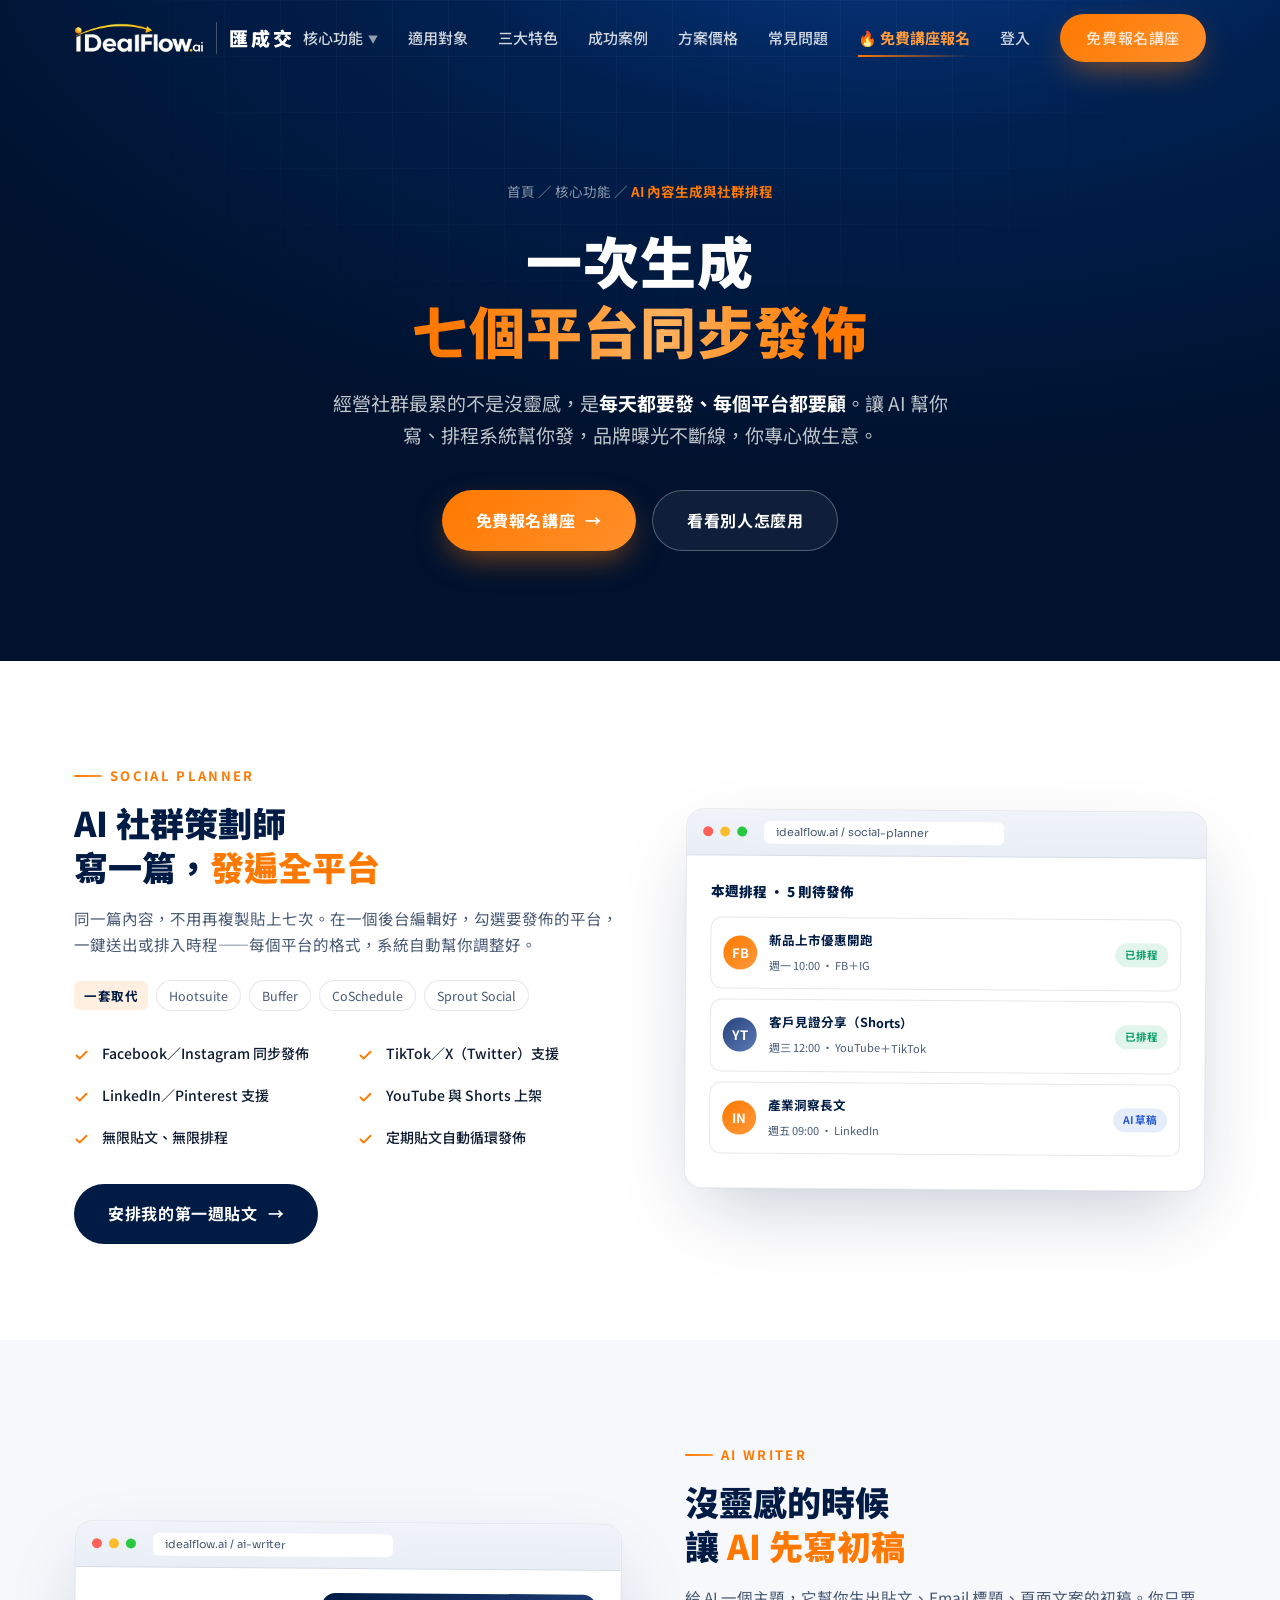
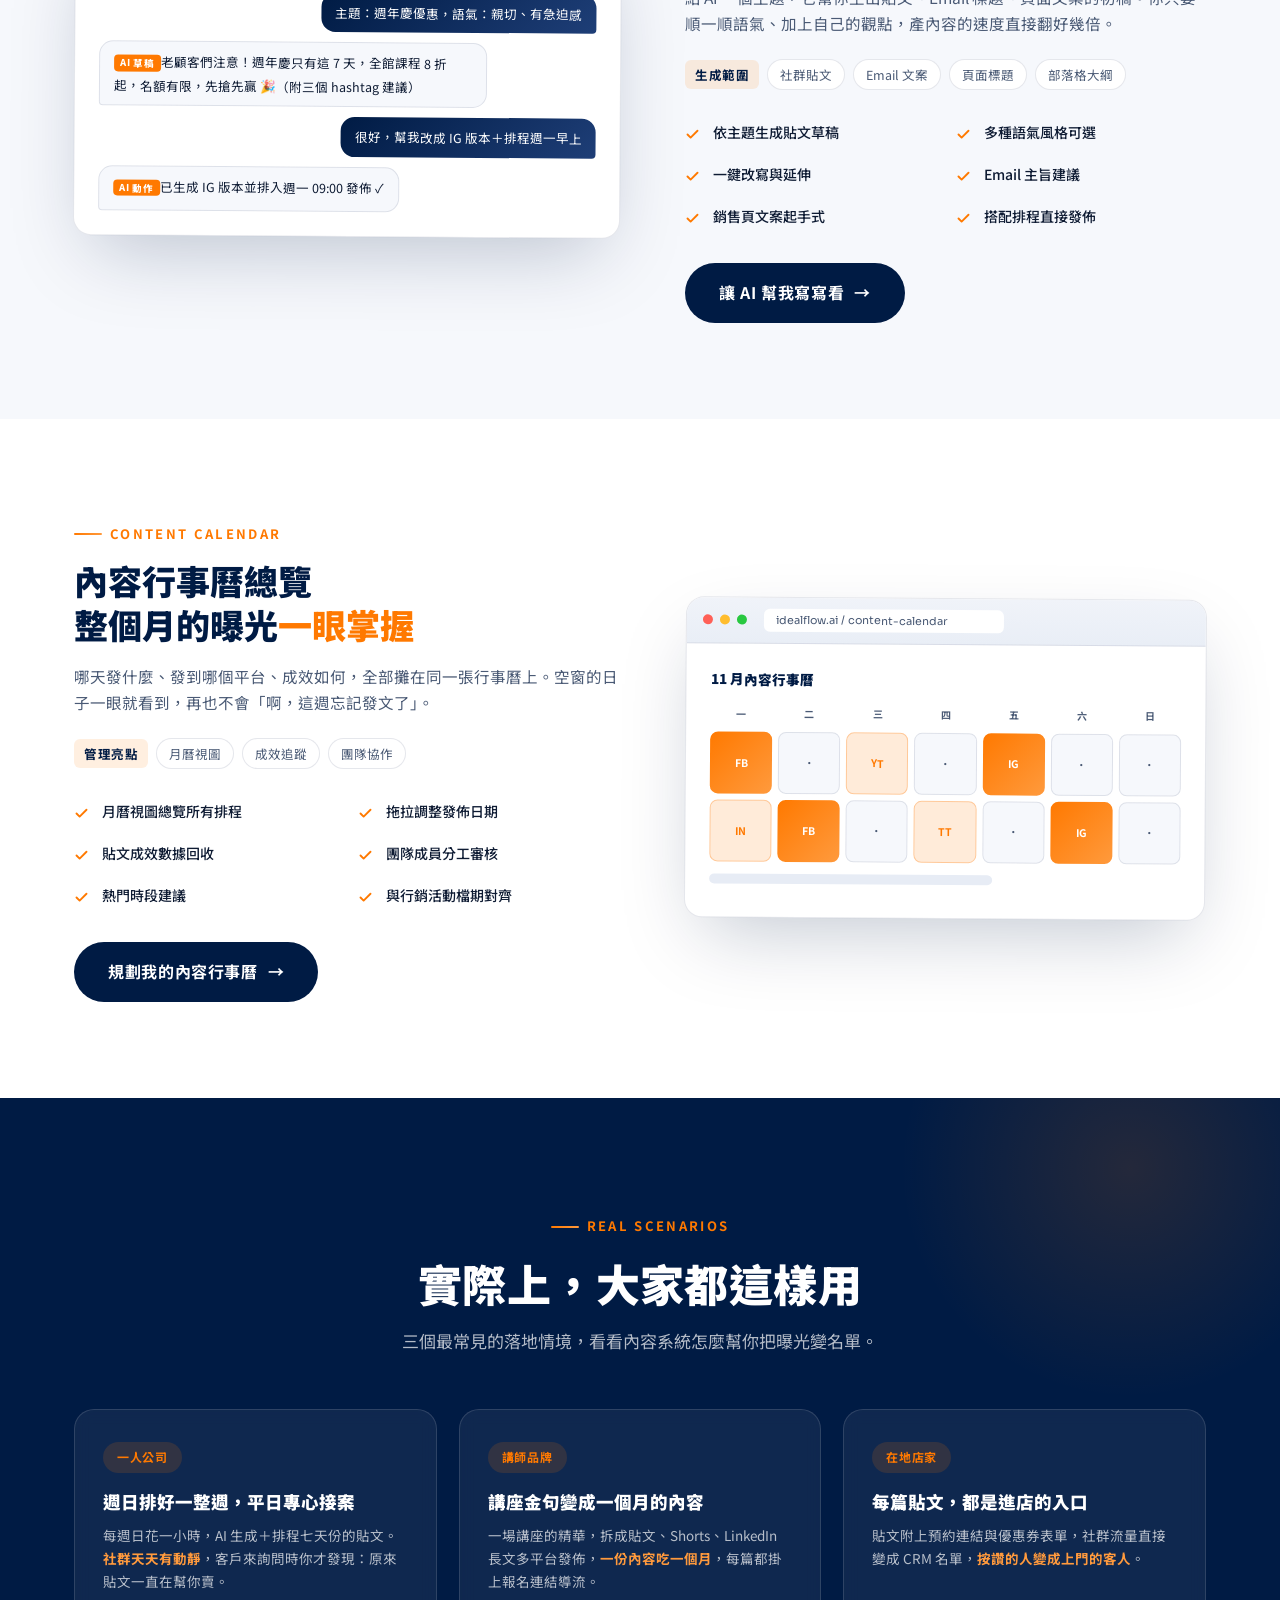
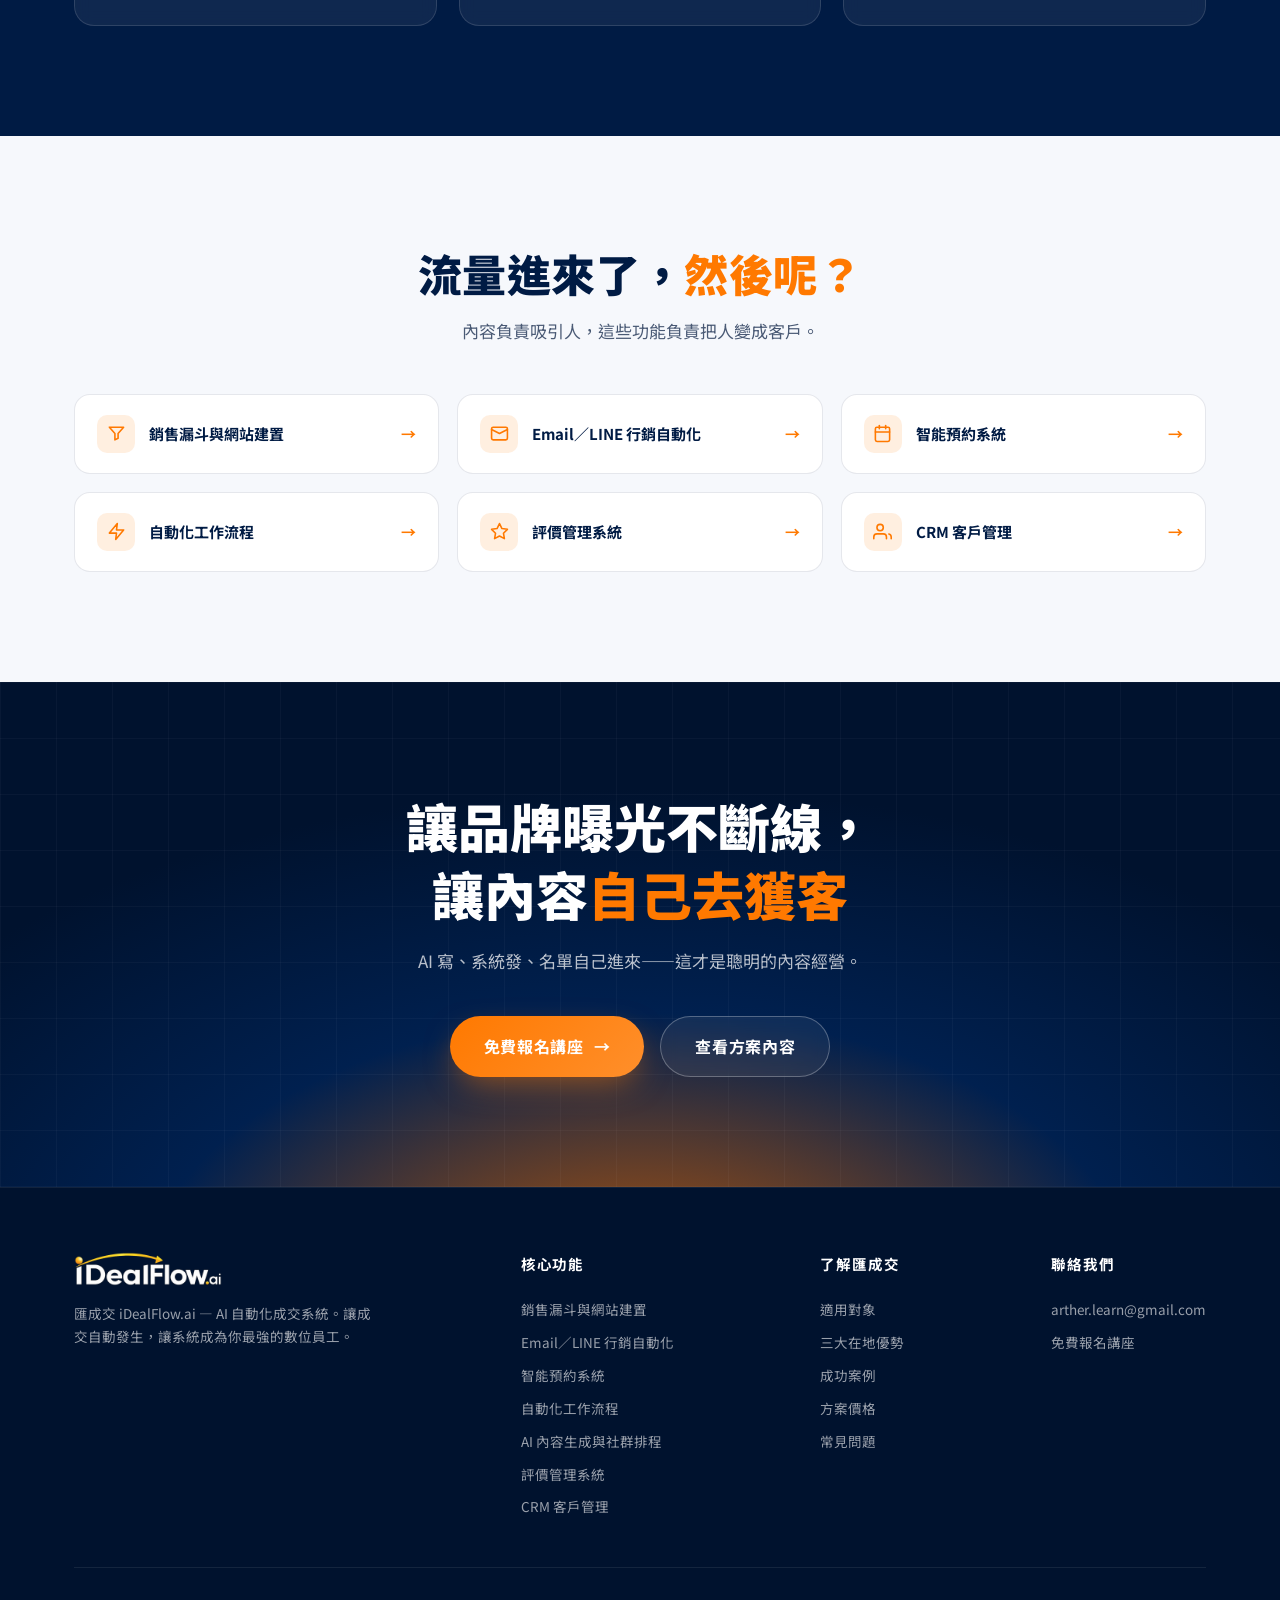
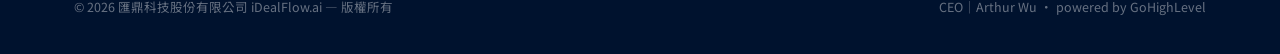
<file: ai-content.html>
<!DOCTYPE html>
<html lang="zh-Hant">
<head>
<meta charset="UTF-8">
<meta name="viewport" content="width=device-width, initial-scale=1.0">
<title>AI 內容生成與社群排程｜匯成交 iDealFlow.ai</title>
<meta name="description" content="一次生成、多平台同步發佈。AI 幫你寫貼文與文案，排程系統讓 Facebook、Instagram、TikTok、LinkedIn、YouTube 天天有內容，一次取代 Hootsuite、Buffer 等工具。">
<link rel="preconnect" href="https://fonts.googleapis.com">
<link rel="preconnect" href="https://fonts.gstatic.com" crossorigin>
<link href="https://fonts.googleapis.com/css2?family=Noto+Sans+TC:wght@400;500;700;900&family=Sora:wght@400;600;700;800&display=swap" rel="stylesheet">
<link rel="stylesheet" href="assets/style.css">
</head>
<body>

<header class="nav" id="nav">
  <div class="wrap nav-inner">
    <a class="brand" href="index.html" aria-label="匯成交 iDealFlow.ai">
      <img class="logo-img" src="assets/logo-full.png" alt="iDealFlow.ai">
      <span class="zh">匯成交</span>
    </a>
    <nav class="nav-links" id="navLinks">
      <div class="dd">
        <a class="dd-trigger" href="index.html#features">核心功能 <span class="caret">▼</span></a>
        <div class="dd-menu">
          <a href="funnel.html"><span class="di"><svg viewBox="0 0 24 24"><path d="M3 4h18l-7 8v6l-4 2v-8L3 4z"/></svg></span>銷售漏斗與網站建置</a>
          <a href="email.html"><span class="di"><svg viewBox="0 0 24 24"><rect x="2" y="4" width="20" height="16" rx="2"/><path d="m22 7-10 5L2 7"/></svg></span>Email／LINE 行銷自動化</a>
          <a href="calendar.html"><span class="di"><svg viewBox="0 0 24 24"><rect x="3" y="4" width="18" height="18" rx="2"/><path d="M16 2v4"/><path d="M8 2v4"/><path d="M3 10h18"/></svg></span>智能預約系統</a>
          <a href="automation.html"><span class="di"><svg viewBox="0 0 24 24"><path d="M13 2 3 14h9l-1 8 10-12h-9l1-8z"/></svg></span>自動化工作流程</a>
          <a href="ai-content.html"><span class="di"><svg viewBox="0 0 24 24"><path d="M12 3v18"/><path d="M5 8c4-3 10-3 14 0"/><path d="M5 16c4 3 10 3 14 0"/></svg></span>AI 內容生成與社群排程</a>
          <a href="reputation.html"><span class="di"><svg viewBox="0 0 24 24"><path d="m12 2 3.09 6.26L22 9.27l-5 4.87 1.18 6.88L12 17.77l-6.18 3.25L7 14.14 2 9.27l6.91-1.01L12 2z"/></svg></span>評價管理系統</a>
          <a href="crm.html"><span class="di"><svg viewBox="0 0 24 24"><path d="M17 21v-2a4 4 0 0 0-4-4H5a4 4 0 0 0-4 4v2"/><circle cx="9" cy="7" r="4"/><path d="M23 21v-2a4 4 0 0 0-3-3.87"/></svg></span>CRM 客戶管理</a>
          <a class="dd-all" href="index.html#features">查看全部八大功能 →</a>
        </div>
      </div>
      <a href="index.html#audience">適用對象</a>
      <a href="index.html#three">三大特色</a>
      <a href="index.html#cases">成功案例</a>
      <a href="index.html#pricing">方案價格</a>
      <a href="index.html#faq">常見問題</a>
      <a class="nav-hot" href="booking.html">🔥 免費講座報名</a>
      <a class="nav-login" href="https://app.idealflow.ai" target="_blank" rel="noopener">登入</a>
      <a class="btn btn-primary nav-cta" href="booking.html">免費報名講座</a>
    </nav>
    <button class="nav-toggle" id="navToggle" aria-label="選單"><span></span><span></span><span></span></button>
  </div>
</header>

<section class="subhero">
  <div class="wrap">
    <p class="crumb reveal"><a href="index.html">首頁</a> ／ <a href="index.html#features">核心功能</a> ／ <b>AI 內容生成與社群排程</b></p>
    <h1 class="reveal d1">一次生成<br><span class="grad">七個平台同步發佈</span></h1>
    <p class="sub reveal d2">經營社群最累的不是沒靈感，是<strong>每天都要發、每個平台都要顧</strong>。讓 AI 幫你寫、排程系統幫你發，品牌曝光不斷線，你專心做生意。</p>
    <div class="hero-ctas reveal d3">
      <a class="btn btn-primary" href="booking.html">免費報名講座 <span class="arr">→</span></a>
      <a class="btn btn-ghost" href="index.html#cases">看看別人怎麼用</a>
    </div>
  </div>
</section>

<!-- 區塊一：多平台發佈 -->
<div class="fblock">
  <div class="wrap fb-grid">
    <div class="fb-txt reveal">
      <div class="eyebrow">SOCIAL PLANNER</div>
      <h3>AI 社群策劃師<br>寫一篇，<em>發遍全平台</em></h3>
      <p>同一篇內容，不用再複製貼上七次。在一個後台編輯好，勾選要發佈的平台，一鍵送出或排入時程——每個平台的格式，系統自動幫你調整好。</p>
      <div class="replaces">
        <span class="rlabel">一套取代</span>
        <span class="rchip">Hootsuite</span><span class="rchip">Buffer</span><span class="rchip">CoSchedule</span><span class="rchip">Sprout Social</span>
      </div>
      <ul class="checklist">
        <li>Facebook／Instagram 同步發佈</li>
        <li>TikTok／X（Twitter）支援</li>
        <li>LinkedIn／Pinterest 支援</li>
        <li>YouTube 與 Shorts 上架</li>
        <li>無限貼文、無限排程</li>
        <li>定期貼文自動循環發佈</li>
      </ul>
      <div class="fb-cta"><a class="btn btn-navy" href="booking.html">安排我的第一週貼文 <span class="arr">→</span></a></div>
    </div>
    <div class="fb-vis reveal d1">
      <div class="mock">
        <div class="mock-bar"><i></i><i></i><i></i><span>idealflow.ai / social-planner</span></div>
        <div class="mock-pad">
          <div class="m-title">本週排程 · 5 則待發佈</div>
          <div class="m-row"><div class="m-av o">FB</div><div class="mi"><b>新品上市優惠開跑</b><span>週一 10:00 · FB＋IG</span></div><span class="m-tag ok">已排程</span></div>
          <div class="m-row"><div class="m-av">YT</div><div class="mi"><b>客戶見證分享（Shorts）</b><span>週三 12:00 · YouTube＋TikTok</span></div><span class="m-tag ok">已排程</span></div>
          <div class="m-row"><div class="m-av o">IN</div><div class="mi"><b>產業洞察長文</b><span>週五 09:00 · LinkedIn</span></div><span class="m-tag info">AI 草稿</span></div>
        </div>
      </div>
    </div>
  </div>
</div>

<!-- 區塊二：AI 文案 -->
<div class="fblock">
  <div class="wrap fb-grid rev">
    <div class="fb-txt reveal">
      <div class="eyebrow">AI WRITER</div>
      <h3>沒靈感的時候<br>讓 <em>AI 先寫初稿</em></h3>
      <p>給 AI 一個主題，它幫你生出貼文、Email 標題、頁面文案的初稿。你只要順一順語氣、加上自己的觀點，產內容的速度直接翻好幾倍。</p>
      <div class="replaces">
        <span class="rlabel">生成範圍</span>
        <span class="rchip">社群貼文</span><span class="rchip">Email 文案</span><span class="rchip">頁面標題</span><span class="rchip">部落格大綱</span>
      </div>
      <ul class="checklist">
        <li>依主題生成貼文草稿</li>
        <li>多種語氣風格可選</li>
        <li>一鍵改寫與延伸</li>
        <li>Email 主旨建議</li>
        <li>銷售頁文案起手式</li>
        <li>搭配排程直接發佈</li>
      </ul>
      <div class="fb-cta"><a class="btn btn-navy" href="booking.html">讓 AI 幫我寫寫看 <span class="arr">→</span></a></div>
    </div>
    <div class="fb-vis reveal d1">
      <div class="mock">
        <div class="mock-bar"><i></i><i></i><i></i><span>idealflow.ai / ai-writer</span></div>
        <div class="mock-pad">
          <div class="m-chat">
            <div class="m-bub out">主題：週年慶優惠，語氣：親切、有急迫感</div>
            <div class="m-bub in"><span class="ai">AI 草稿</span>老顧客們注意！週年慶只有這 7 天，全館課程 8 折起，名額有限，先搶先贏 🎉（附三個 hashtag 建議）</div>
            <div class="m-bub out">很好，幫我改成 IG 版本＋排程週一早上</div>
            <div class="m-bub in"><span class="ai">AI 動作</span>已生成 IG 版本並排入週一 09:00 發佈 ✓</div>
          </div>
        </div>
      </div>
    </div>
  </div>
</div>

<!-- 區塊三：內容行事曆 -->
<div class="fblock">
  <div class="wrap fb-grid">
    <div class="fb-txt reveal">
      <div class="eyebrow">CONTENT CALENDAR</div>
      <h3>內容行事曆總覽<br>整個月的曝光<em>一眼掌握</em></h3>
      <p>哪天發什麼、發到哪個平台、成效如何，全部攤在同一張行事曆上。空窗的日子一眼就看到，再也不會「啊，這週忘記發文了」。</p>
      <div class="replaces">
        <span class="rlabel">管理亮點</span>
        <span class="rchip">月曆視圖</span><span class="rchip">成效追蹤</span><span class="rchip">團隊協作</span>
      </div>
      <ul class="checklist">
        <li>月曆視圖總覽所有排程</li>
        <li>拖拉調整發佈日期</li>
        <li>貼文成效數據回收</li>
        <li>團隊成員分工審核</li>
        <li>熱門時段建議</li>
        <li>與行銷活動檔期對齊</li>
      </ul>
      <div class="fb-cta"><a class="btn btn-navy" href="booking.html">規劃我的內容行事曆 <span class="arr">→</span></a></div>
    </div>
    <div class="fb-vis reveal d1">
      <div class="mock">
        <div class="mock-bar"><i></i><i></i><i></i><span>idealflow.ai / content-calendar</span></div>
        <div class="mock-pad">
          <div class="m-title">11 月內容行事曆</div>
          <div class="m-cal">
            <div class="mc-h">一</div><div class="mc-h">二</div><div class="mc-h">三</div><div class="mc-h">四</div><div class="mc-h">五</div><div class="mc-h">六</div><div class="mc-h">日</div>
            <div class="mc busy">FB</div><div class="mc">·</div><div class="mc soft">YT</div><div class="mc">·</div><div class="mc busy">IG</div><div class="mc">·</div><div class="mc">·</div>
            <div class="mc soft">IN</div><div class="mc busy">FB</div><div class="mc">·</div><div class="mc soft">TT</div><div class="mc">·</div><div class="mc busy">IG</div><div class="mc">·</div>
          </div>
          <div style="margin-top:12px" class="m-line w60"></div>
        </div>
      </div>
    </div>
  </div>
</div>

<!-- 情境案例 -->
<section class="usecases">
  <div class="wrap">
    <div class="center reveal">
      <div class="eyebrow" style="justify-content:center">REAL SCENARIOS</div>
      <h2 class="h2">實際上，大家都這樣用</h2>
      <p class="lead">三個最常見的落地情境，看看內容系統怎麼幫你把曝光變名單。</p>
    </div>
    <div class="ugrid">
      <div class="ucard reveal">
        <span class="utag">一人公司</span>
        <h4>週日排好一整週，平日專心接案</h4>
        <p>每週日花一小時，AI 生成＋排程七天份的貼文。<b>社群天天有動靜</b>，客戶來詢問時你才發現：原來貼文一直在幫你賣。</p>
      </div>
      <div class="ucard reveal d1">
        <span class="utag">講師品牌</span>
        <h4>講座金句變成一個月的內容</h4>
        <p>一場講座的精華，拆成貼文、Shorts、LinkedIn 長文多平台發佈，<b>一份內容吃一個月</b>，每篇都掛上報名連結導流。</p>
      </div>
      <div class="ucard reveal d2">
        <span class="utag">在地店家</span>
        <h4>每篇貼文，都是進店的入口</h4>
        <p>貼文附上預約連結與優惠券表單，社群流量直接變成 CRM 名單，<b>按讚的人變成上門的客人</b>。</p>
      </div>
    </div>
  </div>
</section>

<!-- 其他功能 -->
<section class="morefeat">
  <div class="wrap">
    <div class="center reveal">
      <h2 class="h2">流量進來了，<em>然後呢？</em></h2>
      <p class="lead">內容負責吸引人，這些功能負責把人變成客戶。</p>
    </div>
    <div class="mf-grid reveal">
      <a class="mf-card" href="funnel.html"><span class="di"><svg viewBox="0 0 24 24"><path d="M3 4h18l-7 8v6l-4 2v-8L3 4z"/></svg></span>銷售漏斗與網站建置<span class="arr">→</span></a>
      <a class="mf-card" href="email.html"><span class="di"><svg viewBox="0 0 24 24"><rect x="2" y="4" width="20" height="16" rx="2"/><path d="m22 7-10 5L2 7"/></svg></span>Email／LINE 行銷自動化<span class="arr">→</span></a>
      <a class="mf-card" href="calendar.html"><span class="di"><svg viewBox="0 0 24 24"><rect x="3" y="4" width="18" height="18" rx="2"/><path d="M16 2v4"/><path d="M8 2v4"/><path d="M3 10h18"/></svg></span>智能預約系統<span class="arr">→</span></a>
      <a class="mf-card" href="automation.html"><span class="di"><svg viewBox="0 0 24 24"><path d="M13 2 3 14h9l-1 8 10-12h-9l1-8z"/></svg></span>自動化工作流程<span class="arr">→</span></a>
      <a class="mf-card" href="reputation.html"><span class="di"><svg viewBox="0 0 24 24"><path d="m12 2 3.09 6.26L22 9.27l-5 4.87 1.18 6.88L12 17.77l-6.18 3.25L7 14.14 2 9.27l6.91-1.01L12 2z"/></svg></span>評價管理系統<span class="arr">→</span></a>
      <a class="mf-card" href="crm.html"><span class="di"><svg viewBox="0 0 24 24"><path d="M17 21v-2a4 4 0 0 0-4-4H5a4 4 0 0 0-4 4v2"/><circle cx="9" cy="7" r="4"/><path d="M23 21v-2a4 4 0 0 0-3-3.87"/></svg></span>CRM 客戶管理<span class="arr">→</span></a>
    </div>
  </div>
</section>

<section class="final">
  <div class="wrap">
    <h2 class="reveal">讓品牌曝光不斷線，<br>讓內容<span>自己去獲客</span></h2>
    <p class="reveal d1">AI 寫、系統發、名單自己進來——這才是聰明的內容經營。</p>
    <div class="hero-ctas reveal d2">
      <a class="btn btn-primary" href="booking.html">免費報名講座 <span class="arr">→</span></a>
      <a class="btn btn-ghost" href="index.html#pricing">查看方案內容</a>
    </div>
  </div>
</section>

<footer>
  <div class="wrap">
    <div class="foot-top">
      <div class="foot-brand">
        <img class="logo-img" src="assets/logo-full.png" alt="iDealFlow.ai">
        <p>匯成交 iDealFlow.ai — AI 自動化成交系統。讓成交自動發生，讓系統成為你最強的數位員工。</p>
      </div>
      <div class="foot-col">
        <h6>核心功能</h6>
        <a href="funnel.html">銷售漏斗與網站建置</a>
        <a href="email.html">Email／LINE 行銷自動化</a>
        <a href="calendar.html">智能預約系統</a>
        <a href="automation.html">自動化工作流程</a>
        <a href="ai-content.html">AI 內容生成與社群排程</a>
        <a href="reputation.html">評價管理系統</a>
        <a href="crm.html">CRM 客戶管理</a>
      </div>
      <div class="foot-col">
        <h6>了解匯成交</h6>
        <a href="index.html#audience">適用對象</a>
        <a href="index.html#three">三大在地優勢</a>
        <a href="index.html#cases">成功案例</a>
        <a href="index.html#pricing">方案價格</a>
        <a href="index.html#faq">常見問題</a>
      </div>
      <div class="foot-col">
        <h6>聯絡我們</h6>
        <a href="mailto:arther.learn@gmail.com">arther.learn@gmail.com</a>
        <a href="booking.html">免費報名講座</a>
      </div>
    </div>
    <div class="foot-bottom">
      <span>© 2026 匯鼎科技股份有限公司 iDealFlow.ai — 版權所有</span>
      <span>CEO｜Arthur Wu · powered by GoHighLevel</span>
    </div>
  </div>
</footer>

<script src="assets/site.js"></script>
</body>
</html>
</file>
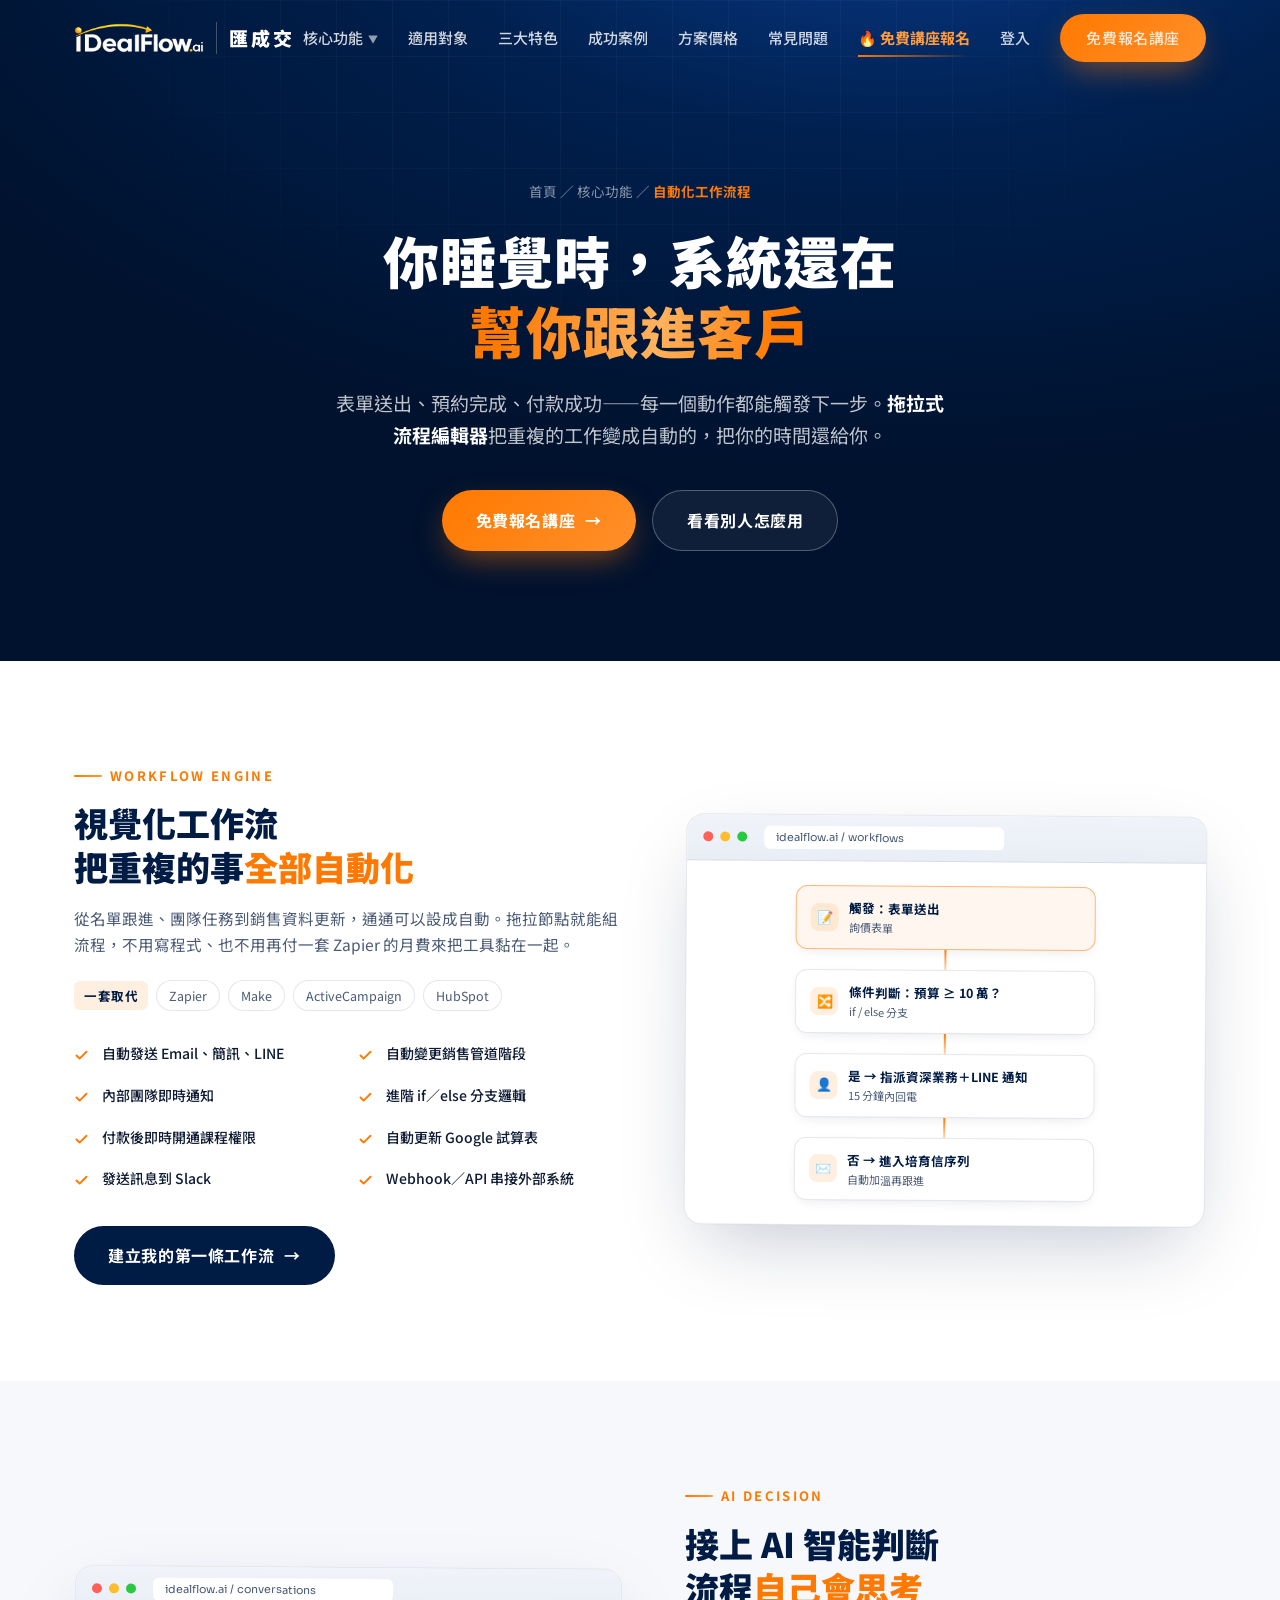
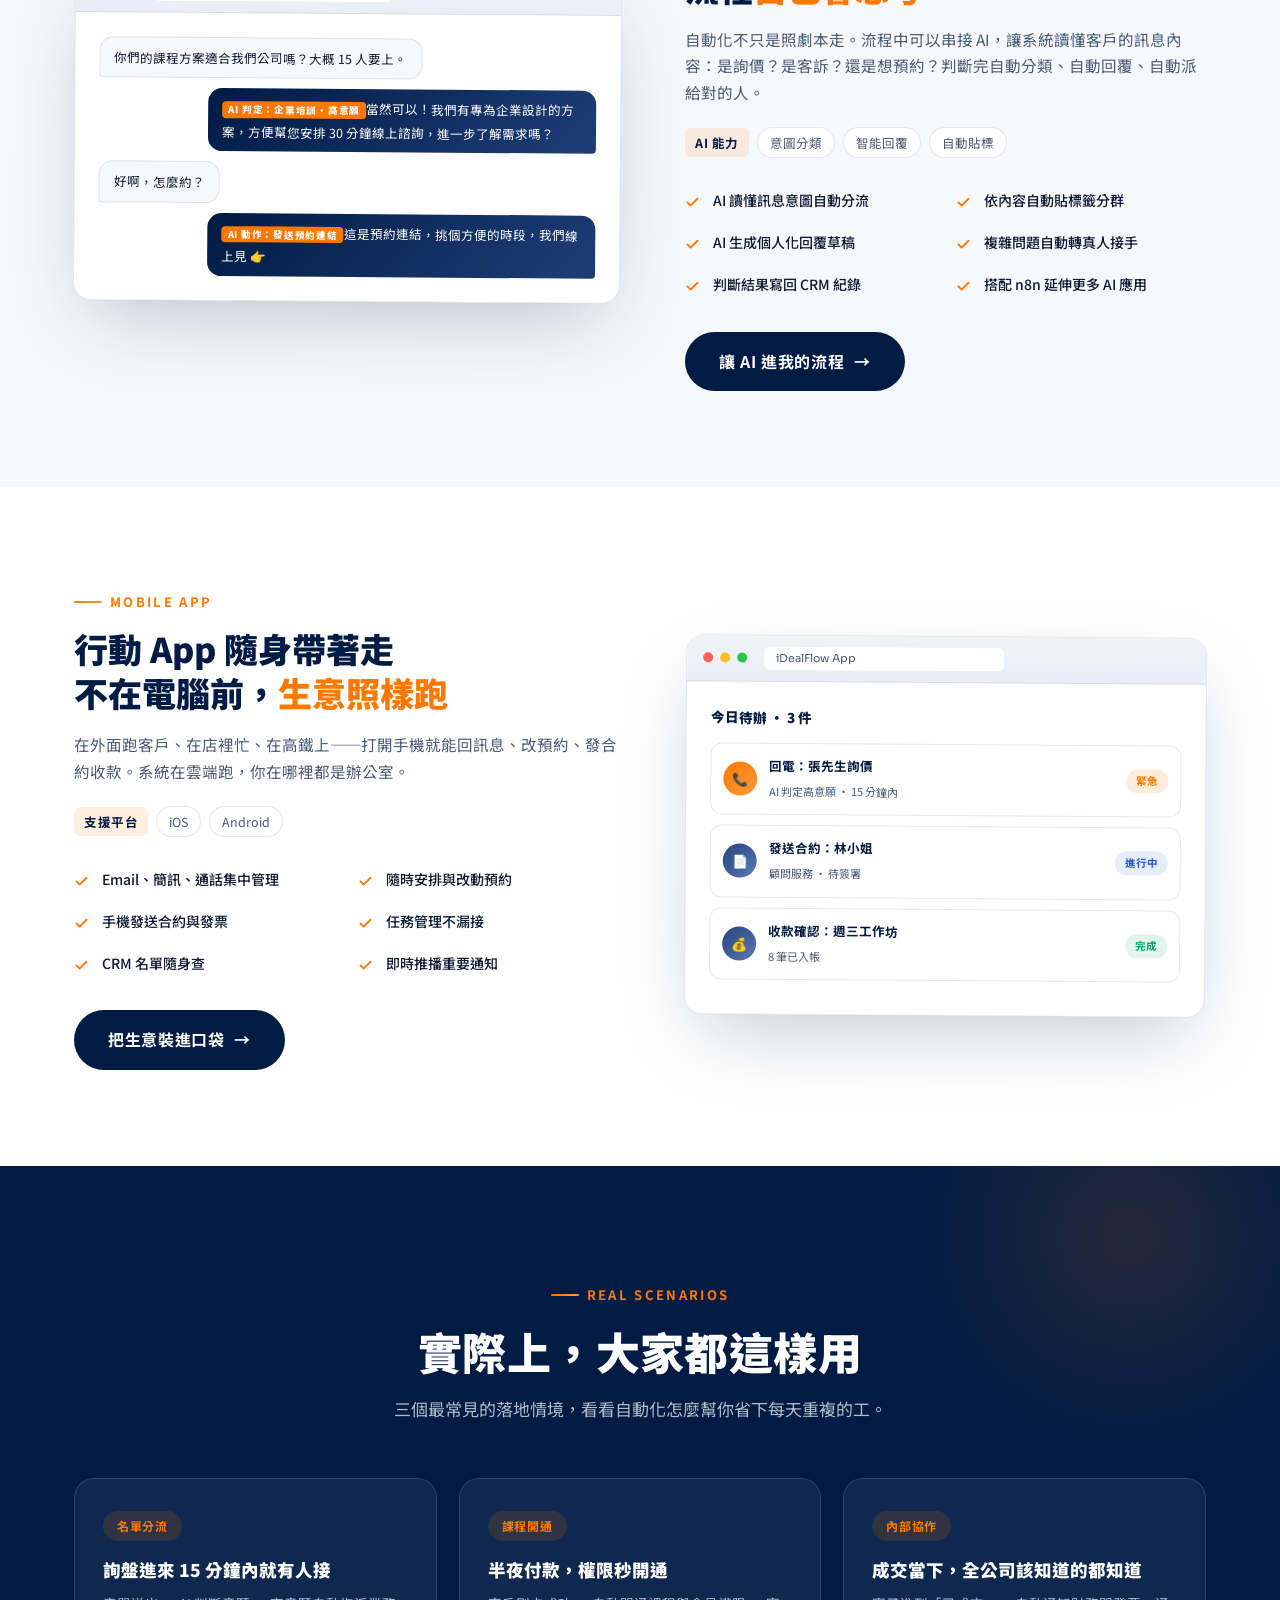
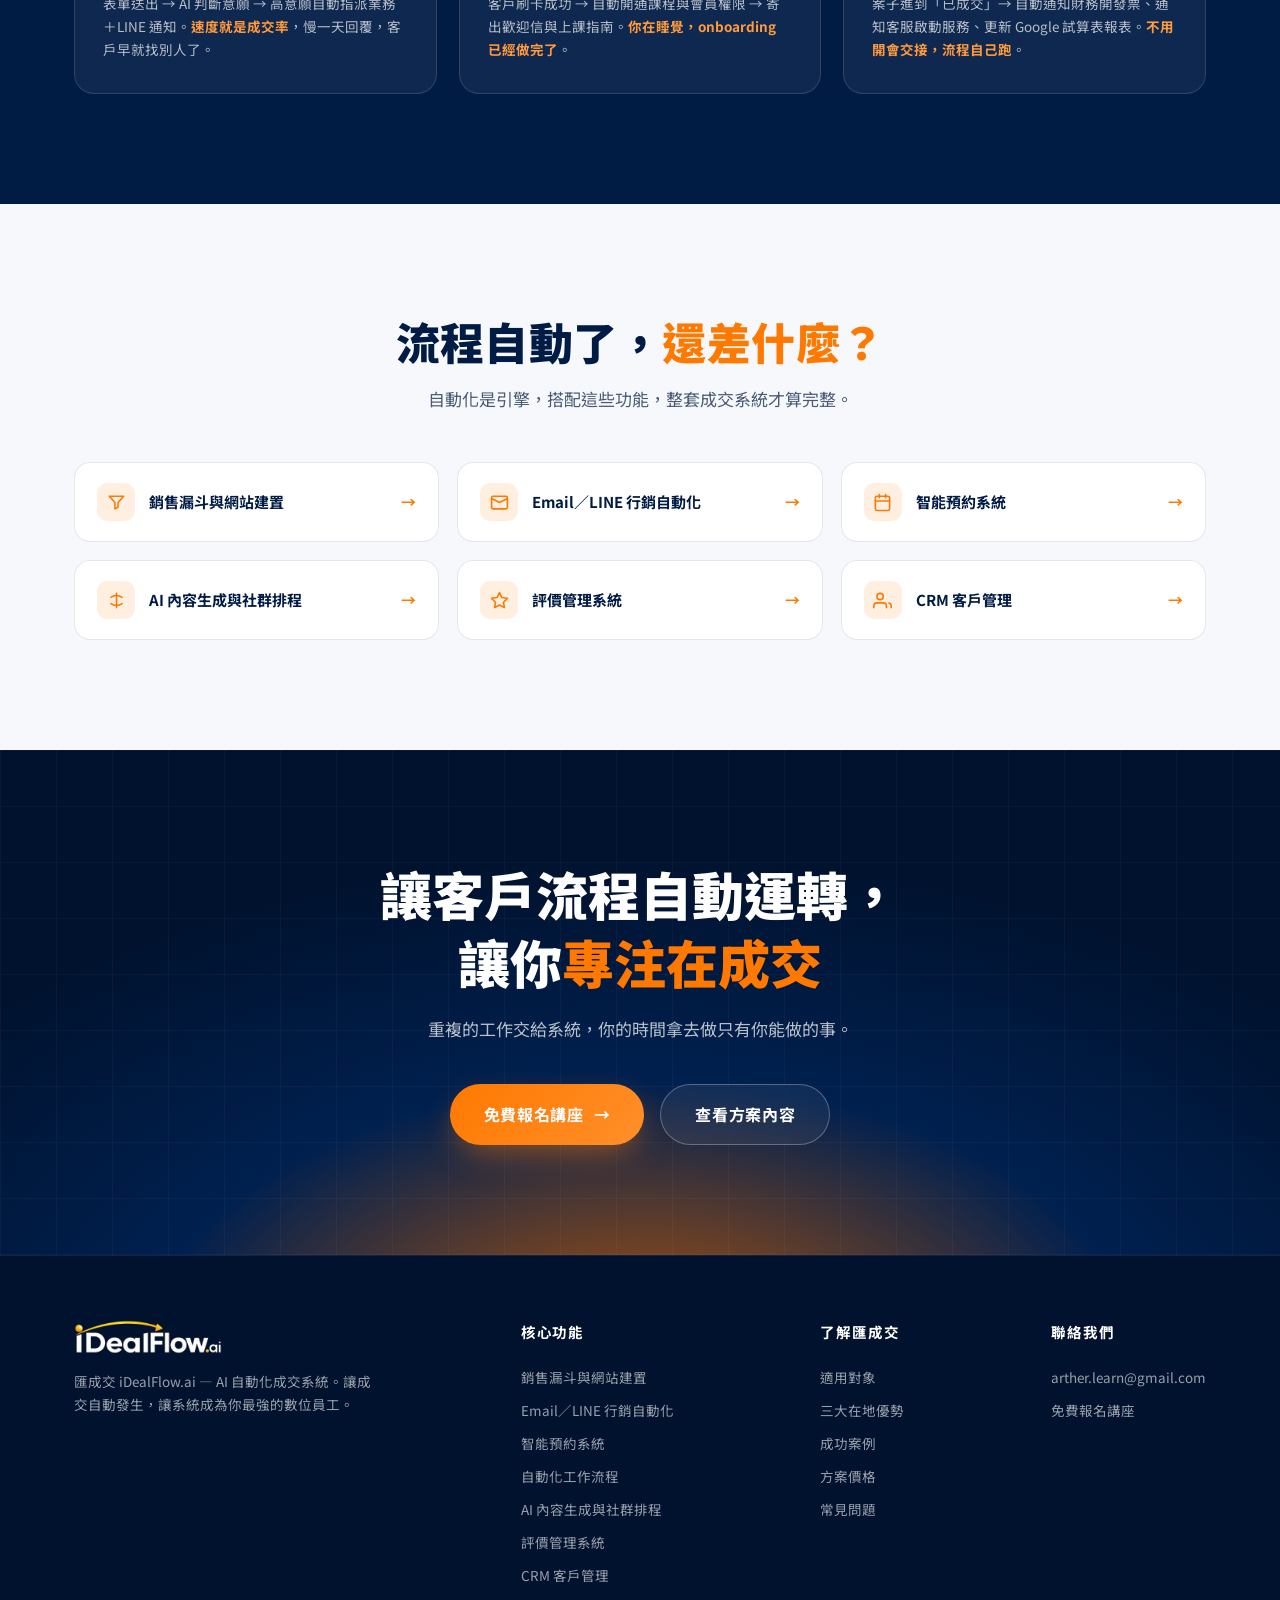
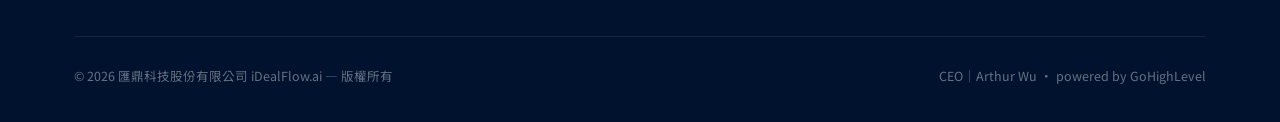
<file: automation.html>
<!DOCTYPE html>
<html lang="zh-Hant">
<head>
<meta charset="UTF-8">
<meta name="viewport" content="width=device-width, initial-scale=1.0">
<title>自動化工作流程｜匯成交 iDealFlow.ai</title>
<meta name="description" content="你睡覺時，系統還在幫你跟進客戶。視覺化工作流、if/else 智能分支、AI 判斷與行動 App，一次取代 Zapier、Make、HubSpot 等自動化工具。">
<link rel="preconnect" href="https://fonts.googleapis.com">
<link rel="preconnect" href="https://fonts.gstatic.com" crossorigin>
<link href="https://fonts.googleapis.com/css2?family=Noto+Sans+TC:wght@400;500;700;900&family=Sora:wght@400;600;700;800&display=swap" rel="stylesheet">
<link rel="stylesheet" href="assets/style.css">
</head>
<body>

<header class="nav" id="nav">
  <div class="wrap nav-inner">
    <a class="brand" href="index.html" aria-label="匯成交 iDealFlow.ai">
      <img class="logo-img" src="assets/logo-full.png" alt="iDealFlow.ai">
      <span class="zh">匯成交</span>
    </a>
    <nav class="nav-links" id="navLinks">
      <div class="dd">
        <a class="dd-trigger" href="index.html#features">核心功能 <span class="caret">▼</span></a>
        <div class="dd-menu">
          <a href="funnel.html"><span class="di"><svg viewBox="0 0 24 24"><path d="M3 4h18l-7 8v6l-4 2v-8L3 4z"/></svg></span>銷售漏斗與網站建置</a>
          <a href="email.html"><span class="di"><svg viewBox="0 0 24 24"><rect x="2" y="4" width="20" height="16" rx="2"/><path d="m22 7-10 5L2 7"/></svg></span>Email／LINE 行銷自動化</a>
          <a href="calendar.html"><span class="di"><svg viewBox="0 0 24 24"><rect x="3" y="4" width="18" height="18" rx="2"/><path d="M16 2v4"/><path d="M8 2v4"/><path d="M3 10h18"/></svg></span>智能預約系統</a>
          <a href="automation.html"><span class="di"><svg viewBox="0 0 24 24"><path d="M13 2 3 14h9l-1 8 10-12h-9l1-8z"/></svg></span>自動化工作流程</a>
          <a href="ai-content.html"><span class="di"><svg viewBox="0 0 24 24"><path d="M12 3v18"/><path d="M5 8c4-3 10-3 14 0"/><path d="M5 16c4 3 10 3 14 0"/></svg></span>AI 內容生成與社群排程</a>
          <a href="reputation.html"><span class="di"><svg viewBox="0 0 24 24"><path d="m12 2 3.09 6.26L22 9.27l-5 4.87 1.18 6.88L12 17.77l-6.18 3.25L7 14.14 2 9.27l6.91-1.01L12 2z"/></svg></span>評價管理系統</a>
          <a href="crm.html"><span class="di"><svg viewBox="0 0 24 24"><path d="M17 21v-2a4 4 0 0 0-4-4H5a4 4 0 0 0-4 4v2"/><circle cx="9" cy="7" r="4"/><path d="M23 21v-2a4 4 0 0 0-3-3.87"/></svg></span>CRM 客戶管理</a>
          <a class="dd-all" href="index.html#features">查看全部八大功能 →</a>
        </div>
      </div>
      <a href="index.html#audience">適用對象</a>
      <a href="index.html#three">三大特色</a>
      <a href="index.html#cases">成功案例</a>
      <a href="index.html#pricing">方案價格</a>
      <a href="index.html#faq">常見問題</a>
      <a class="nav-hot" href="booking.html">🔥 免費講座報名</a>
      <a class="nav-login" href="https://app.idealflow.ai" target="_blank" rel="noopener">登入</a>
      <a class="btn btn-primary nav-cta" href="booking.html">免費報名講座</a>
    </nav>
    <button class="nav-toggle" id="navToggle" aria-label="選單"><span></span><span></span><span></span></button>
  </div>
</header>

<section class="subhero">
  <div class="wrap">
    <p class="crumb reveal"><a href="index.html">首頁</a> ／ <a href="index.html#features">核心功能</a> ／ <b>自動化工作流程</b></p>
    <h1 class="reveal d1">你睡覺時，系統還在<br><span class="grad">幫你跟進客戶</span></h1>
    <p class="sub reveal d2">表單送出、預約完成、付款成功——每一個動作都能觸發下一步。<strong>拖拉式流程編輯器</strong>把重複的工作變成自動的，把你的時間還給你。</p>
    <div class="hero-ctas reveal d3">
      <a class="btn btn-primary" href="booking.html">免費報名講座 <span class="arr">→</span></a>
      <a class="btn btn-ghost" href="index.html#cases">看看別人怎麼用</a>
    </div>
  </div>
</section>

<!-- 區塊一：工作流 -->
<div class="fblock">
  <div class="wrap fb-grid">
    <div class="fb-txt reveal">
      <div class="eyebrow">WORKFLOW ENGINE</div>
      <h3>視覺化工作流<br>把重複的事<em>全部自動化</em></h3>
      <p>從名單跟進、團隊任務到銷售資料更新，通通可以設成自動。拖拉節點就能組流程，不用寫程式、也不用再付一套 Zapier 的月費來把工具黏在一起。</p>
      <div class="replaces">
        <span class="rlabel">一套取代</span>
        <span class="rchip">Zapier</span><span class="rchip">Make</span><span class="rchip">ActiveCampaign</span><span class="rchip">HubSpot</span>
      </div>
      <ul class="checklist">
        <li>自動發送 Email、簡訊、LINE</li>
        <li>自動變更銷售管道階段</li>
        <li>內部團隊即時通知</li>
        <li>進階 if／else 分支邏輯</li>
        <li>付款後即時開通課程權限</li>
        <li>自動更新 Google 試算表</li>
        <li>發送訊息到 Slack</li>
        <li>Webhook／API 串接外部系統</li>
      </ul>
      <div class="fb-cta"><a class="btn btn-navy" href="booking.html">建立我的第一條工作流 <span class="arr">→</span></a></div>
    </div>
    <div class="fb-vis reveal d1">
      <div class="mock">
        <div class="mock-bar"><i></i><i></i><i></i><span>idealflow.ai / workflows</span></div>
        <div class="mock-pad">
          <div class="m-flow">
            <div class="m-node trigger"><span class="ni">📝</span><span>觸發：表單送出<small>詢價表單</small></span></div>
            <div class="m-link"></div>
            <div class="m-node"><span class="ni">🔀</span><span>條件判斷：預算 ≥ 10 萬？<small>if / else 分支</small></span></div>
            <div class="m-link"></div>
            <div class="m-node"><span class="ni">👤</span><span>是 → 指派資深業務＋LINE 通知<small>15 分鐘內回電</small></span></div>
            <div class="m-link"></div>
            <div class="m-node"><span class="ni">✉️</span><span>否 → 進入培育信序列<small>自動加溫再跟進</small></span></div>
          </div>
        </div>
      </div>
    </div>
  </div>
</div>

<!-- 區塊二：AI 判斷 -->
<div class="fblock">
  <div class="wrap fb-grid rev">
    <div class="fb-txt reveal">
      <div class="eyebrow">AI DECISION</div>
      <h3>接上 AI 智能判斷<br>流程<em>自己會思考</em></h3>
      <p>自動化不只是照劇本走。流程中可以串接 AI，讓系統讀懂客戶的訊息內容：是詢價？是客訴？還是想預約？判斷完自動分類、自動回覆、自動派給對的人。</p>
      <div class="replaces">
        <span class="rlabel">AI 能力</span>
        <span class="rchip">意圖分類</span><span class="rchip">智能回覆</span><span class="rchip">自動貼標</span>
      </div>
      <ul class="checklist">
        <li>AI 讀懂訊息意圖自動分流</li>
        <li>依內容自動貼標籤分群</li>
        <li>AI 生成個人化回覆草稿</li>
        <li>複雜問題自動轉真人接手</li>
        <li>判斷結果寫回 CRM 紀錄</li>
        <li>搭配 n8n 延伸更多 AI 應用</li>
      </ul>
      <div class="fb-cta"><a class="btn btn-navy" href="booking.html">讓 AI 進我的流程 <span class="arr">→</span></a></div>
    </div>
    <div class="fb-vis reveal d1">
      <div class="mock">
        <div class="mock-bar"><i></i><i></i><i></i><span>idealflow.ai / conversations</span></div>
        <div class="mock-pad">
          <div class="m-chat">
            <div class="m-bub in">你們的課程方案適合我們公司嗎？大概 15 人要上。</div>
            <div class="m-bub out"><span class="ai">AI 判定：企業培訓・高意願</span>當然可以！我們有專為企業設計的方案，方便幫您安排 30 分鐘線上諮詢，進一步了解需求嗎？</div>
            <div class="m-bub in">好啊，怎麼約？</div>
            <div class="m-bub out"><span class="ai">AI 動作：發送預約連結</span>這是預約連結，挑個方便的時段，我們線上見 👉</div>
          </div>
        </div>
      </div>
    </div>
  </div>
</div>

<!-- 區塊三：行動 App -->
<div class="fblock">
  <div class="wrap fb-grid">
    <div class="fb-txt reveal">
      <div class="eyebrow">MOBILE APP</div>
      <h3>行動 App 隨身帶著走<br>不在電腦前，<em>生意照樣跑</em></h3>
      <p>在外面跑客戶、在店裡忙、在高鐵上——打開手機就能回訊息、改預約、發合約收款。系統在雲端跑，你在哪裡都是辦公室。</p>
      <div class="replaces">
        <span class="rlabel">支援平台</span>
        <span class="rchip">iOS</span><span class="rchip">Android</span>
      </div>
      <ul class="checklist">
        <li>Email、簡訊、通話集中管理</li>
        <li>隨時安排與改動預約</li>
        <li>手機發送合約與發票</li>
        <li>任務管理不漏接</li>
        <li>CRM 名單隨身查</li>
        <li>即時推播重要通知</li>
      </ul>
      <div class="fb-cta"><a class="btn btn-navy" href="booking.html">把生意裝進口袋 <span class="arr">→</span></a></div>
    </div>
    <div class="fb-vis reveal d1">
      <div class="mock">
        <div class="mock-bar"><i></i><i></i><i></i><span>iDealFlow App</span></div>
        <div class="mock-pad">
          <div class="m-title">今日待辦 · 3 件</div>
          <div class="m-row"><div class="m-av o">📞</div><div class="mi"><b>回電：張先生詢價</b><span>AI 判定高意願 · 15 分鐘內</span></div><span class="m-tag hot">緊急</span></div>
          <div class="m-row"><div class="m-av">📄</div><div class="mi"><b>發送合約：林小姐</b><span>顧問服務 · 待簽署</span></div><span class="m-tag info">進行中</span></div>
          <div class="m-row"><div class="m-av">💰</div><div class="mi"><b>收款確認：週三工作坊</b><span>8 筆已入帳</span></div><span class="m-tag ok">完成</span></div>
        </div>
      </div>
    </div>
  </div>
</div>

<!-- 情境案例 -->
<section class="usecases">
  <div class="wrap">
    <div class="center reveal">
      <div class="eyebrow" style="justify-content:center">REAL SCENARIOS</div>
      <h2 class="h2">實際上，大家都這樣用</h2>
      <p class="lead">三個最常見的落地情境，看看自動化怎麼幫你省下每天重複的工。</p>
    </div>
    <div class="ugrid">
      <div class="ucard reveal">
        <span class="utag">名單分流</span>
        <h4>詢盤進來 15 分鐘內就有人接</h4>
        <p>表單送出 → AI 判斷意願 → 高意願自動指派業務＋LINE 通知。<b>速度就是成交率</b>，慢一天回覆，客戶早就找別人了。</p>
      </div>
      <div class="ucard reveal d1">
        <span class="utag">課程開通</span>
        <h4>半夜付款，權限秒開通</h4>
        <p>客戶刷卡成功 → 自動開通課程與會員權限 → 寄出歡迎信與上課指南。<b>你在睡覺，onboarding 已經做完了</b>。</p>
      </div>
      <div class="ucard reveal d2">
        <span class="utag">內部協作</span>
        <h4>成交當下，全公司該知道的都知道</h4>
        <p>案子進到「已成交」→ 自動通知財務開發票、通知客服啟動服務、更新 Google 試算表報表。<b>不用開會交接，流程自己跑</b>。</p>
      </div>
    </div>
  </div>
</section>

<!-- 其他功能 -->
<section class="morefeat">
  <div class="wrap">
    <div class="center reveal">
      <h2 class="h2">流程自動了，<em>還差什麼？</em></h2>
      <p class="lead">自動化是引擎，搭配這些功能，整套成交系統才算完整。</p>
    </div>
    <div class="mf-grid reveal">
      <a class="mf-card" href="funnel.html"><span class="di"><svg viewBox="0 0 24 24"><path d="M3 4h18l-7 8v6l-4 2v-8L3 4z"/></svg></span>銷售漏斗與網站建置<span class="arr">→</span></a>
      <a class="mf-card" href="email.html"><span class="di"><svg viewBox="0 0 24 24"><rect x="2" y="4" width="20" height="16" rx="2"/><path d="m22 7-10 5L2 7"/></svg></span>Email／LINE 行銷自動化<span class="arr">→</span></a>
      <a class="mf-card" href="calendar.html"><span class="di"><svg viewBox="0 0 24 24"><rect x="3" y="4" width="18" height="18" rx="2"/><path d="M16 2v4"/><path d="M8 2v4"/><path d="M3 10h18"/></svg></span>智能預約系統<span class="arr">→</span></a>
      <a class="mf-card" href="ai-content.html"><span class="di"><svg viewBox="0 0 24 24"><path d="M12 3v18"/><path d="M5 8c4-3 10-3 14 0"/><path d="M5 16c4 3 10 3 14 0"/></svg></span>AI 內容生成與社群排程<span class="arr">→</span></a>
      <a class="mf-card" href="reputation.html"><span class="di"><svg viewBox="0 0 24 24"><path d="m12 2 3.09 6.26L22 9.27l-5 4.87 1.18 6.88L12 17.77l-6.18 3.25L7 14.14 2 9.27l6.91-1.01L12 2z"/></svg></span>評價管理系統<span class="arr">→</span></a>
      <a class="mf-card" href="crm.html"><span class="di"><svg viewBox="0 0 24 24"><path d="M17 21v-2a4 4 0 0 0-4-4H5a4 4 0 0 0-4 4v2"/><circle cx="9" cy="7" r="4"/><path d="M23 21v-2a4 4 0 0 0-3-3.87"/></svg></span>CRM 客戶管理<span class="arr">→</span></a>
    </div>
  </div>
</section>

<section class="final">
  <div class="wrap">
    <h2 class="reveal">讓客戶流程自動運轉，<br>讓你<span>專注在成交</span></h2>
    <p class="reveal d1">重複的工作交給系統，你的時間拿去做只有你能做的事。</p>
    <div class="hero-ctas reveal d2">
      <a class="btn btn-primary" href="booking.html">免費報名講座 <span class="arr">→</span></a>
      <a class="btn btn-ghost" href="index.html#pricing">查看方案內容</a>
    </div>
  </div>
</section>

<footer>
  <div class="wrap">
    <div class="foot-top">
      <div class="foot-brand">
        <img class="logo-img" src="assets/logo-full.png" alt="iDealFlow.ai">
        <p>匯成交 iDealFlow.ai — AI 自動化成交系統。讓成交自動發生，讓系統成為你最強的數位員工。</p>
      </div>
      <div class="foot-col">
        <h6>核心功能</h6>
        <a href="funnel.html">銷售漏斗與網站建置</a>
        <a href="email.html">Email／LINE 行銷自動化</a>
        <a href="calendar.html">智能預約系統</a>
        <a href="automation.html">自動化工作流程</a>
        <a href="ai-content.html">AI 內容生成與社群排程</a>
        <a href="reputation.html">評價管理系統</a>
        <a href="crm.html">CRM 客戶管理</a>
      </div>
      <div class="foot-col">
        <h6>了解匯成交</h6>
        <a href="index.html#audience">適用對象</a>
        <a href="index.html#three">三大在地優勢</a>
        <a href="index.html#cases">成功案例</a>
        <a href="index.html#pricing">方案價格</a>
        <a href="index.html#faq">常見問題</a>
      </div>
      <div class="foot-col">
        <h6>聯絡我們</h6>
        <a href="mailto:arther.learn@gmail.com">arther.learn@gmail.com</a>
        <a href="booking.html">免費報名講座</a>
      </div>
    </div>
    <div class="foot-bottom">
      <span>© 2026 匯鼎科技股份有限公司 iDealFlow.ai — 版權所有</span>
      <span>CEO｜Arthur Wu · powered by GoHighLevel</span>
    </div>
  </div>
</footer>

<script src="assets/site.js"></script>
</body>
</html>
</file>
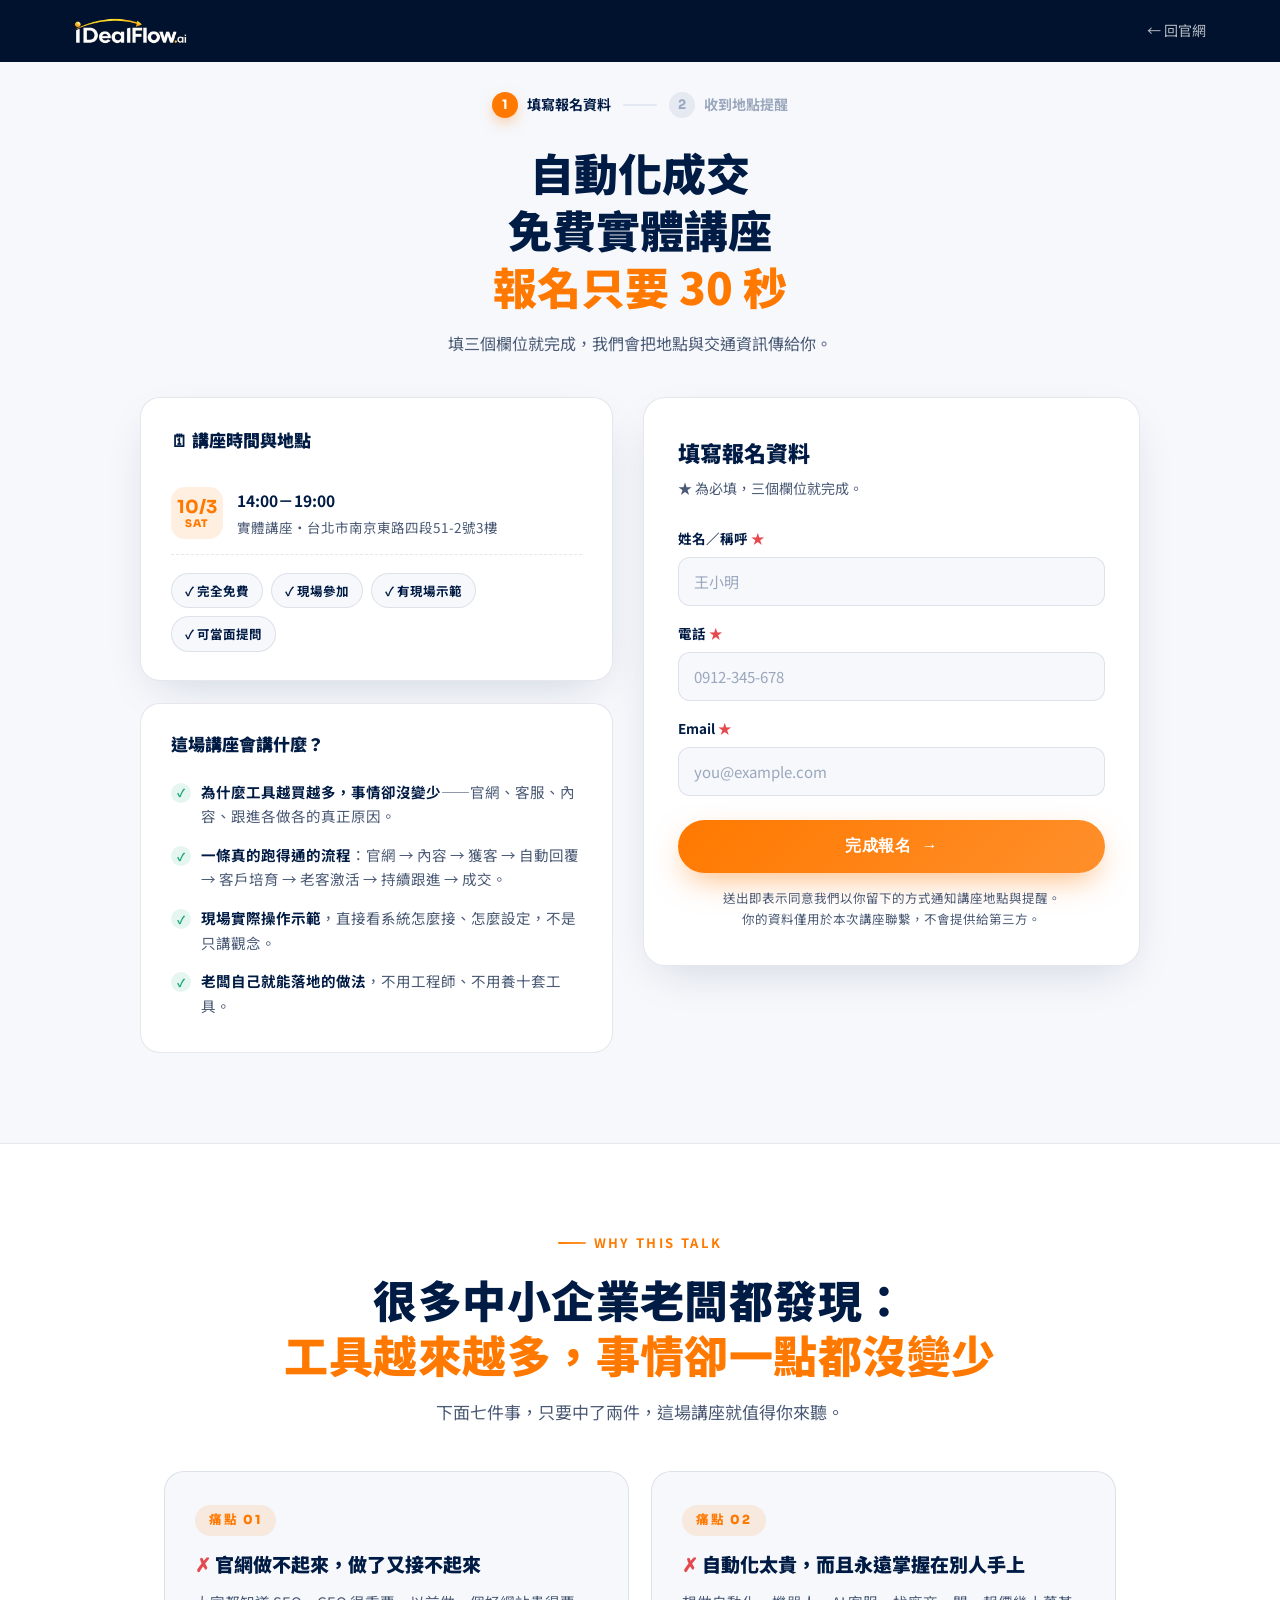
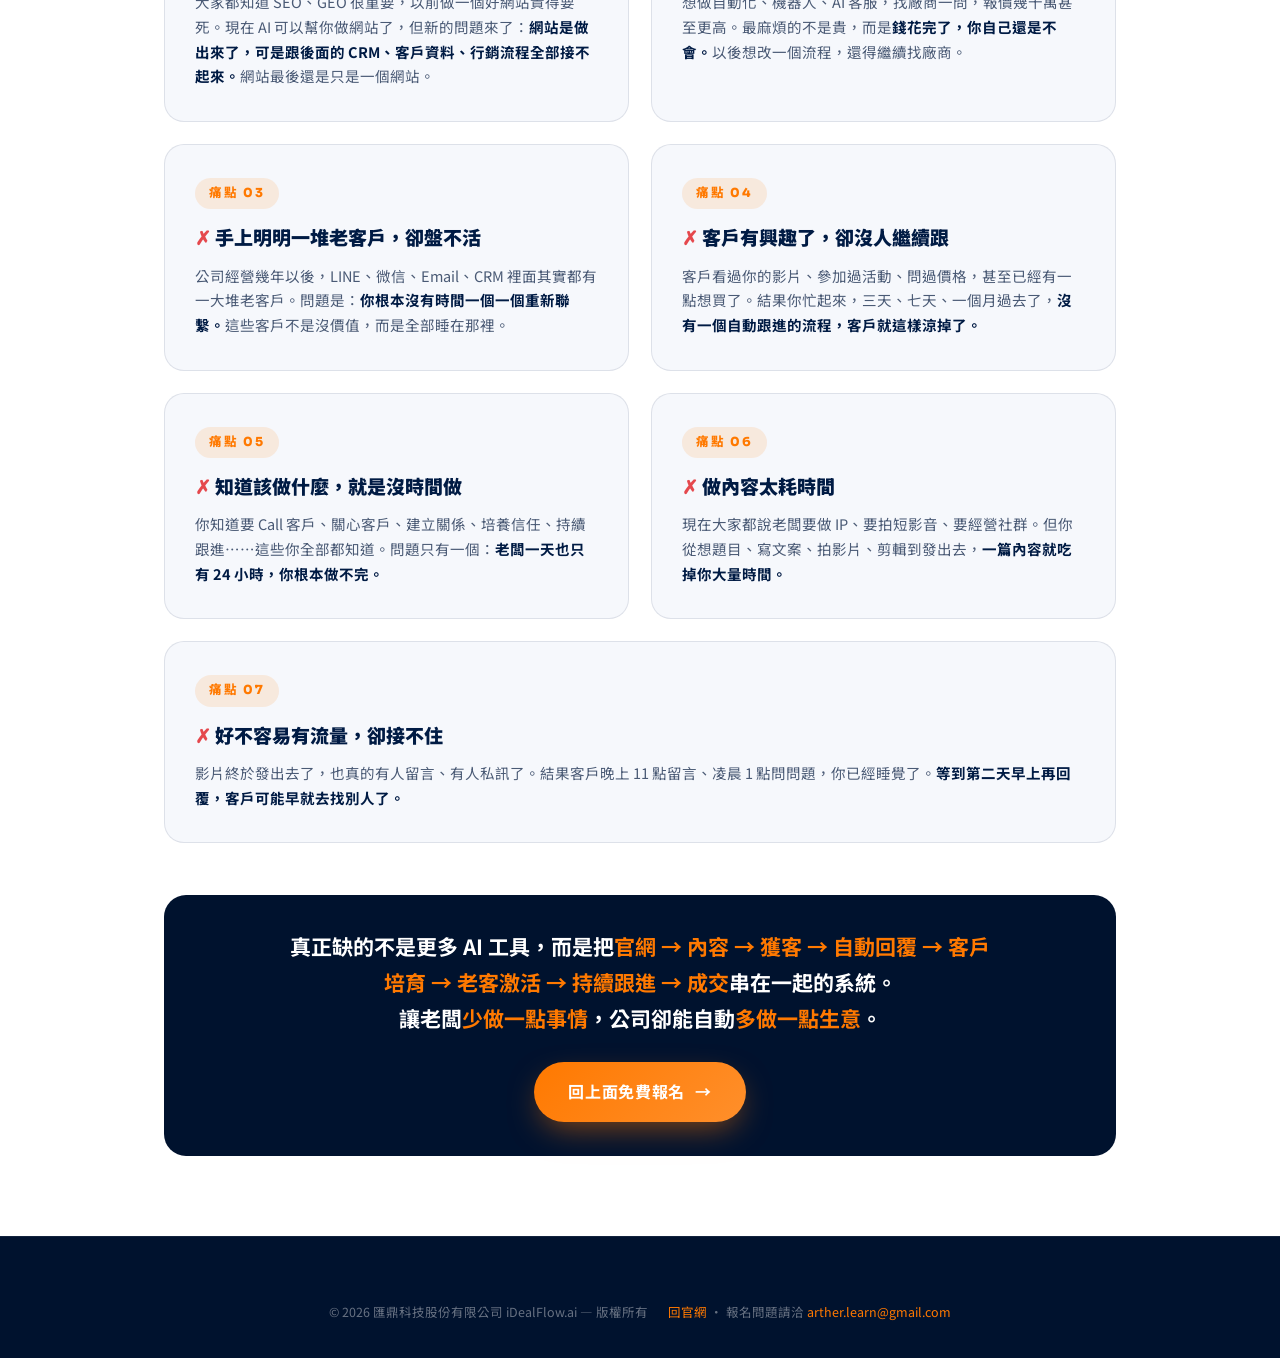
<file: booking.html>
<!DOCTYPE html>
<html lang="zh-Hant">
<head>
<meta charset="UTF-8">
<meta name="viewport" content="width=device-width, initial-scale=1.0">
<title>免費實體講座報名｜匯成交 iDealFlow.ai</title>
<meta name="description" content="10/3（六）14:00－19:00 免費實體講座，地點：台北市南京東路四段51-2號3樓。把官網、內容、獲客、自動回覆、客戶培育到成交串成一條自動化流程。填寫姓名、電話、Email 即可完成報名。">
<link rel="preconnect" href="https://fonts.googleapis.com">
<link rel="preconnect" href="https://fonts.gstatic.com" crossorigin>
<link href="https://fonts.googleapis.com/css2?family=Noto+Sans+TC:wght@400;500;700;900&family=Sora:wght@400;600;700;800&display=swap" rel="stylesheet">
<link rel="stylesheet" href="assets/style.css">
</head>
<body class="bk2">

<!-- 精簡頂列：只留回官網，避免分心 -->
<header class="bk2-top">
  <div class="wrap">
    <a class="brand" href="index.html" aria-label="匯成交 iDealFlow.ai">
      <img class="logo-img" src="assets/logo-full.png" alt="iDealFlow.ai">
    </a>
    <a class="back" href="index.html">← 回官網</a>
  </div>
</header>

<div class="wrap">
  <!-- 步驟指示 -->
  <div class="bk2-steps">
    <span class="bk2-step on"><span class="n">1</span>填寫報名資料</span>
    <span class="bk2-sep"></span>
    <span class="bk2-step"><span class="n">2</span>收到地點提醒</span>
  </div>

  <div class="bk2-head">
    <h1>自動化成交<br>免費實體講座<br><em>報名只要 30 秒</em></h1>
    <p>填三個欄位就完成，我們會把地點與交通資訊傳給你。</p>
  </div>
</div>

<!-- 主要區塊：左邊講座資訊、右邊表單 -->
<main class="bk2-main">
  <div class="wrap">
    <div class="bk2-grid">

      <div>
        <div class="bk2-when">
          <h3>🗓 講座時間與地點</h3>
          <div class="bk2-slot">
            <div class="dt"><b>10/3</b><span>SAT</span></div>
            <div class="in"><b>14:00－19:00</b><span>實體講座・台北市南京東路四段51-2號3樓</span></div>
          </div>
          <div class="bk2-facts">
            <span class="bk2-fact">✓ 完全免費</span>
            <span class="bk2-fact">✓ 現場參加</span>
            <span class="bk2-fact">✓ 有現場示範</span>
            <span class="bk2-fact">✓ 可當面提問</span>
          </div>
        </div>

        <div class="bk2-what">
          <h3>這場講座會講什麼？</h3>
          <ul>
            <li><span><b>為什麼工具越買越多，事情卻沒變少</b>——官網、客服、內容、跟進各做各的真正原因。</span></li>
            <li><span><b>一條真的跑得通的流程</b>：官網 → 內容 → 獲客 → 自動回覆 → 客戶培育 → 老客激活 → 持續跟進 → 成交。</span></li>
            <li><span><b>現場實際操作示範</b>，直接看系統怎麼接、怎麼設定，不是只講觀念。</span></li>
            <li><span><b>老闆自己就能落地的做法</b>，不用工程師、不用養十套工具。</span></li>
          </ul>
        </div>
      </div>

      <div class="bk2-form" id="signup" style="scroll-margin-top:80px">
        <form class="bk-form" id="bkForm" novalidate>
          <div class="fh">填寫報名資料</div>
          <p class="fs">★ 為必填，三個欄位就完成。</p>

          <div class="bk-field">
            <label for="bkName">姓名／稱呼 <span class="req">★</span></label>
            <input id="bkName" name="name" type="text" placeholder="王小明" required>
          </div>

          <div class="bk-field">
            <label for="bkPhone">電話 <span class="req">★</span></label>
            <input id="bkPhone" name="phone" type="tel" inputmode="tel" placeholder="0912-345-678" required>
          </div>

          <div class="bk-field">
            <label for="bkEmail">Email <span class="req">★</span></label>
            <input id="bkEmail" name="email" type="email" placeholder="you@example.com" required>
          </div>

          <button class="btn btn-primary" type="submit">完成報名 <span class="arr">→</span></button>
          <p class="bk-err" id="bkErr">請確認姓名、電話與 Email（格式正確）都已填寫。</p>
          <p class="bk-note">送出即表示同意我們以你留下的方式通知講座地點與提醒。<br>你的資料僅用於本次講座聯繫，不會提供給第三方。</p>
        </form>
      </div>

    </div>
  </div>
</main>

<!-- 為什麼要來聽（放在表單之後，不干擾報名動作） -->
<section style="background:#fff;padding:80px 0;border-top:1px solid var(--line)">
  <div class="wrap" style="max-width:1000px">
    <div class="center">
      <div class="eyebrow" style="justify-content:center">WHY THIS TALK</div>
      <h2 class="h2">很多中小企業老闆都發現：<br><em>工具越來越多，事情卻一點都沒變少</em></h2>
      <p class="lead">下面七件事，只要中了兩件，這場講座就值得你來聽。</p>
    </div>
    <div class="bk-grid" style="margin-top:44px">
      <div class="bk-card" style="background:var(--bg-soft)">
        <span class="bk-num">痛點 01</span>
        <h4>官網做不起來，做了又接不起來</h4>
        <p>大家都知道 SEO、GEO 很重要，以前做一個好網站貴得要死。現在 AI 可以幫你做網站了，但新的問題來了：<b>網站是做出來了，可是跟後面的 CRM、客戶資料、行銷流程全部接不起來。</b>網站最後還是只是一個網站。</p>
      </div>
      <div class="bk-card" style="background:var(--bg-soft)">
        <span class="bk-num">痛點 02</span>
        <h4>自動化太貴，而且永遠掌握在別人手上</h4>
        <p>想做自動化、機器人、AI 客服，找廠商一問，報價幾十萬甚至更高。最麻煩的不是貴，而是<b>錢花完了，你自己還是不會。</b>以後想改一個流程，還得繼續找廠商。</p>
      </div>
      <div class="bk-card" style="background:var(--bg-soft)">
        <span class="bk-num">痛點 03</span>
        <h4>手上明明一堆老客戶，卻盤不活</h4>
        <p>公司經營幾年以後，LINE、微信、Email、CRM 裡面其實都有一大堆老客戶。問題是：<b>你根本沒有時間一個一個重新聯繫。</b>這些客戶不是沒價值，而是全部睡在那裡。</p>
      </div>
      <div class="bk-card" style="background:var(--bg-soft)">
        <span class="bk-num">痛點 04</span>
        <h4>客戶有興趣了，卻沒人繼續跟</h4>
        <p>客戶看過你的影片、參加過活動、問過價格，甚至已經有一點想買了。結果你忙起來，三天、七天、一個月過去了，<b>沒有一個自動跟進的流程，客戶就這樣涼掉了。</b></p>
      </div>
      <div class="bk-card" style="background:var(--bg-soft)">
        <span class="bk-num">痛點 05</span>
        <h4>知道該做什麼，就是沒時間做</h4>
        <p>你知道要 Call 客戶、關心客戶、建立關係、培養信任、持續跟進……這些你全部都知道。問題只有一個：<b>老闆一天也只有 24 小時，你根本做不完。</b></p>
      </div>
      <div class="bk-card" style="background:var(--bg-soft)">
        <span class="bk-num">痛點 06</span>
        <h4>做內容太耗時間</h4>
        <p>現在大家都說老闆要做 IP、要拍短影音、要經營社群。但你從想題目、寫文案、拍影片、剪輯到發出去，<b>一篇內容就吃掉你大量時間。</b></p>
      </div>
      <div class="bk-card wide" style="background:var(--bg-soft)">
        <span class="bk-num">痛點 07</span>
        <h4>好不容易有流量，卻接不住</h4>
        <p>影片終於發出去了，也真的有人留言、有人私訊了。結果客戶晚上 11 點留言、凌晨 1 點問問題，你已經睡覺了。<b>等到第二天早上再回覆，客戶可能早就去找別人了。</b></p>
      </div>
    </div>

    <div class="center" style="margin-top:52px;padding:34px 28px;background:var(--navy-deep);border-radius:22px;color:#fff">
      <p style="font-size:clamp(17px,2.2vw,21px);font-weight:700;line-height:1.7;max-width:720px;margin:0 auto">
        真正缺的不是更多 AI 工具，而是把<span style="color:var(--orange)">官網 → 內容 → 獲客 → 自動回覆 → 客戶培育 → 老客激活 → 持續跟進 → 成交</span>串在一起的系統。<br>
        讓老闆<span style="color:var(--orange)">少做一點事情</span>，公司卻能自動<span style="color:var(--orange)">多做一點生意</span>。
      </p>
      <a class="btn btn-primary" href="#signup" id="backToForm" style="margin-top:26px">回上面免費報名 <span class="arr">→</span></a>
    </div>
  </div>
</section>

<footer>
  <div class="wrap">
    <div class="foot-bottom" style="padding-top:0;justify-content:center;gap:20px;text-align:center">
      <span>© 2026 匯鼎科技股份有限公司 iDealFlow.ai — 版權所有</span>
      <span><a href="index.html" style="color:var(--orange)">回官網</a> · 報名問題請洽 <a href="mailto:arther.learn@gmail.com" style="color:var(--orange)">arther.learn@gmail.com</a></span>
    </div>
  </div>
</footer>

<script>
/* 報名資料送出目的地：
   留空 = 以使用者的郵件軟體寄到下方信箱（免後端，立即可用）
   要改接 GoHighLevel／其他表單服務，把 POST 網址填進 FORM_ENDPOINT 即可。 */
/* 報名資料送進 GoHighLevel：Workflow → Inbound Webhook Trigger
   欄位為扁平結構（GHL 對應巢狀 JSON 不穩），送出後導向感謝頁。 */
const FORM_ENDPOINT = 'https://services.leadconnectorhq.com/hooks/zY8JbOOVat7EkBLQyIkB/webhook-trigger/12sfMqNpJsSCz2uJTzZ3';
const FORM_MAILTO   = 'arther.learn@gmail.com';   // webhook 送不出去時的備援

// 目前只有單一場次，直接寫死（不用再讓使用者選）
const SESSION_LABEL = '10/3（六）14:00－19:00';        // 顯示用
const SESSION_GHL   = '10-03-2026 02:00 PM';           // GHL 日期格式：MM-DD-YYYY hh:mm AM/PM
const VENUE         = '台北市南京東路四段51-2號3樓';

const form  = document.getElementById('bkForm');
const errEl = document.getElementById('bkErr');
const btn   = form.querySelector('button[type=submit]');

// 台灣手機號轉 E.164（0912345678 → +886912345678），GHL 才認得
function toE164(raw) {
  const n = (raw || '').replace(/[^\d+]/g, '');
  if (n.startsWith('+')) return n;
  if (n.startsWith('886')) return '+' + n;
  if (n.startsWith('0'))  return '+886' + n.slice(1);
  return n ? '+886' + n : '';
}

form.addEventListener('submit', async (e) => {
  e.preventDefault();
  const d = Object.fromEntries(new FormData(form).entries());
  const ok = d.name && d.phone && /^[^\s@]+@[^\s@]+\.[^\s@]+$/.test(d.email || '');
  if (!ok) { errEl.classList.add('show'); return; }
  errEl.classList.remove('show');
  btn.disabled = true;
  btn.innerHTML = '報名中……';

  const name = d.name.trim();

  const payload = {
    full_name:    name,
    first_name:   name,                 // GHL 聯絡人必填的名字欄位
    email:        d.email.trim(),
    phone:        toE164(d.phone),
    phone_raw:    d.phone.trim(),       // 原始輸入，方便人工核對
    session:       SESSION_GHL,          // GHL 日期格式：10-03-2026 02:00 PM
    session_label: SESSION_LABEL,        // 給人看的：10/3（六）14:00－19:00
    venue:        VENUE,
    source:       '官網講座報名頁',
    page_url:     location.href,
    submitted_at: new Date().toISOString()
  };

  const thanks = 'thanks.html?s=' + encodeURIComponent(SESSION_LABEL) + '&n=' + encodeURIComponent(name);

  try {
    const res = await fetch(FORM_ENDPOINT, {
      method: 'POST',
      headers: {'Content-Type': 'application/json'},
      body: JSON.stringify(payload)
    });
    if (!res.ok) throw new Error('HTTP ' + res.status);
    location.href = thanks;
  } catch (err) {
    // webhook 掛掉時不讓報名者的資料消失：改用郵件備援，再導向感謝頁
    const body = ['姓名：'+name, '電話：'+d.phone, 'Email：'+d.email, '報名場次：'+SESSION_LABEL, '地點：'+VENUE].join('\n');
    location.href = 'mailto:' + FORM_MAILTO
      + '?subject=' + encodeURIComponent('【講座報名】' + name + '｜' + SESSION_LABEL)
      + '&body=' + encodeURIComponent(body);
    setTimeout(() => { location.href = thanks; }, 800);
  }
});

// 「回上面免費報名」：捲回表單並聚焦第一個欄位
document.getElementById('backToForm').addEventListener('click', (e) => {
  e.preventDefault();
  document.getElementById('signup').scrollIntoView({behavior:'smooth', block:'start'});
  setTimeout(() => document.getElementById('bkName').focus({preventScroll:true}), 500);
});
</script>
</body>
</html>
</file>
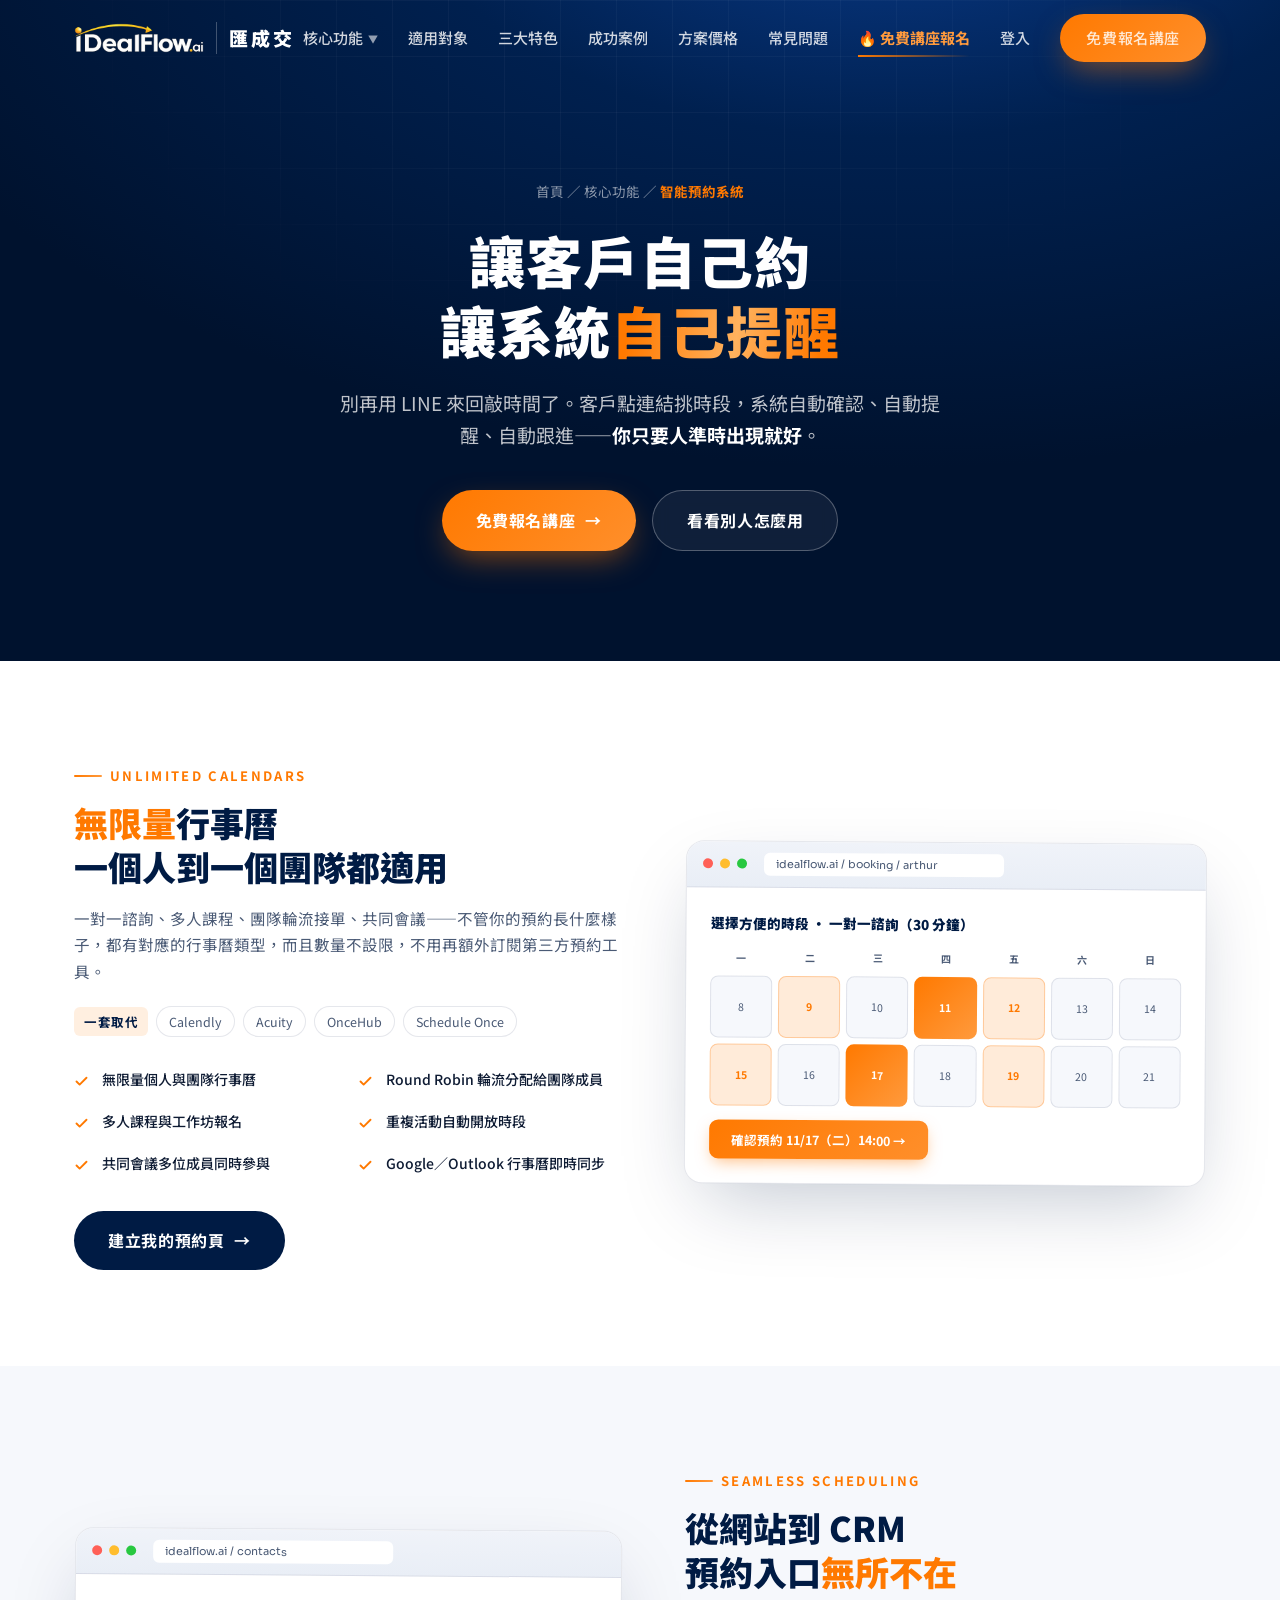
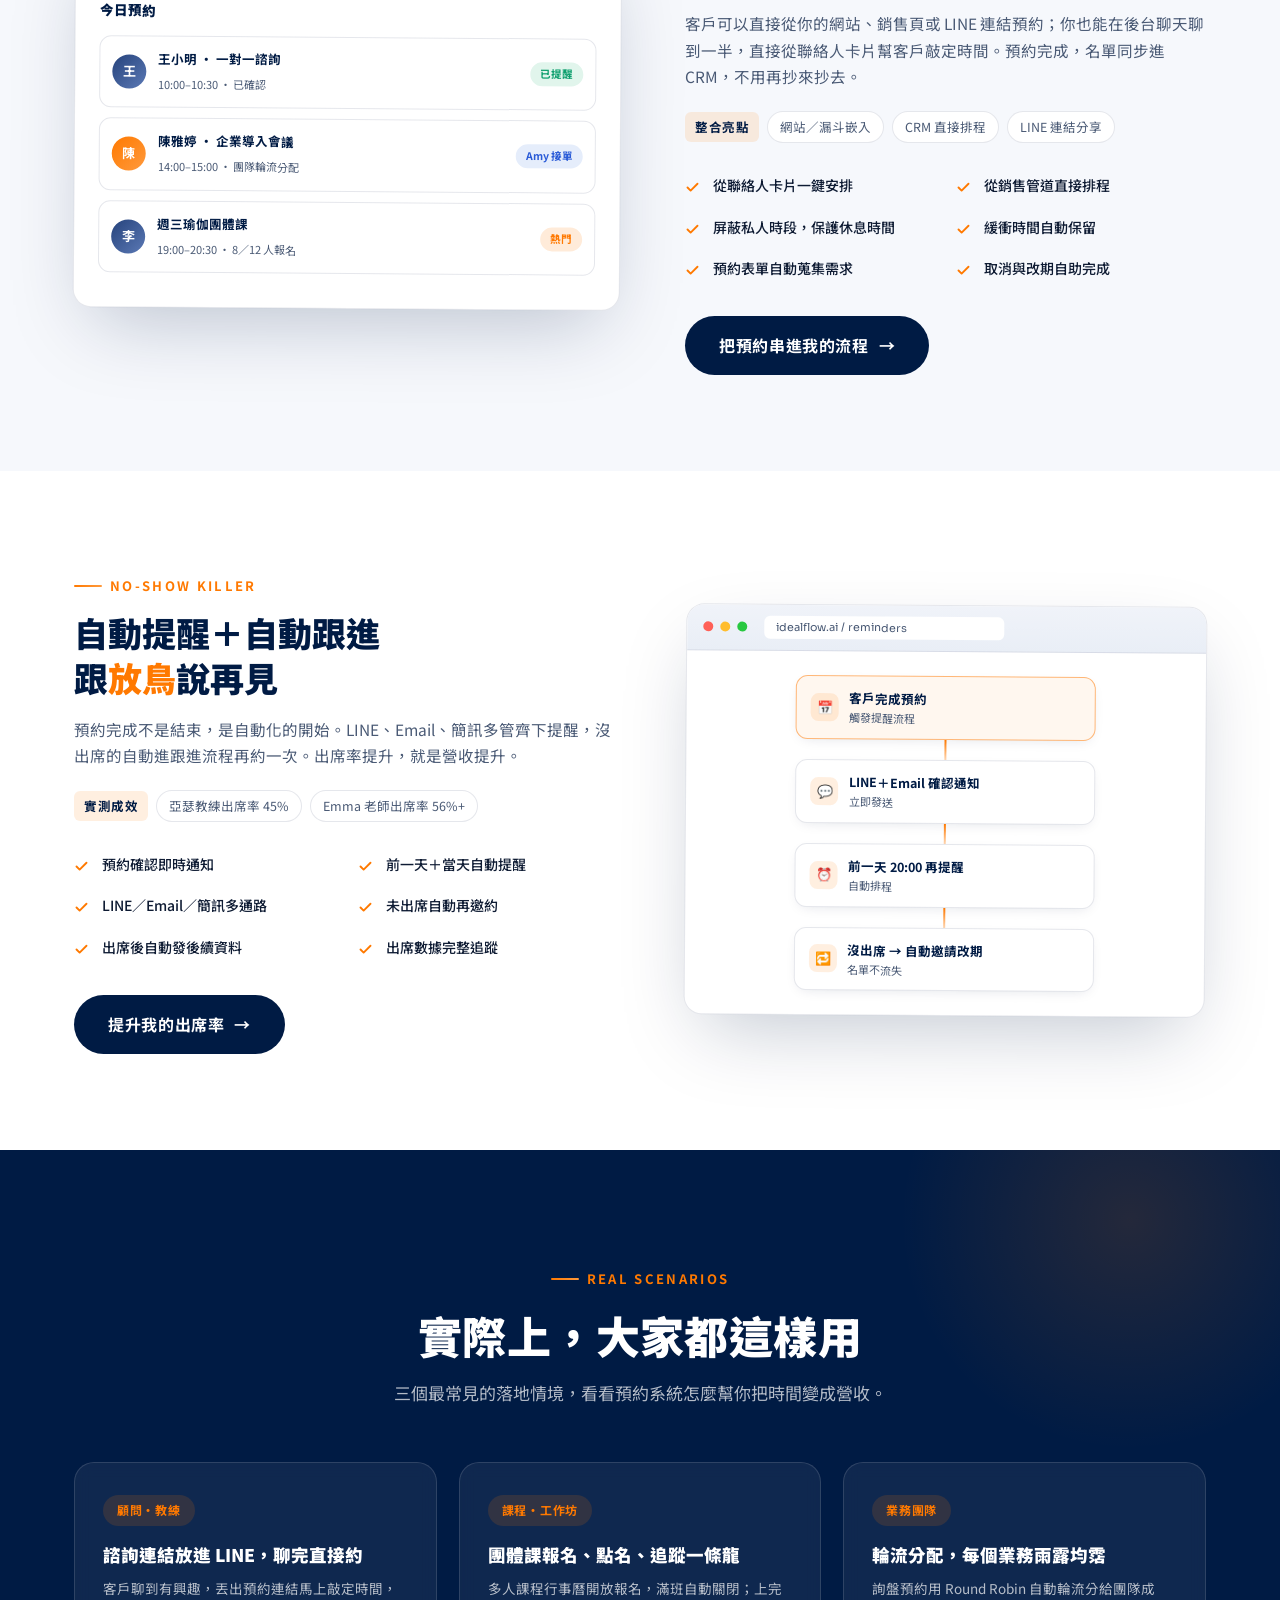
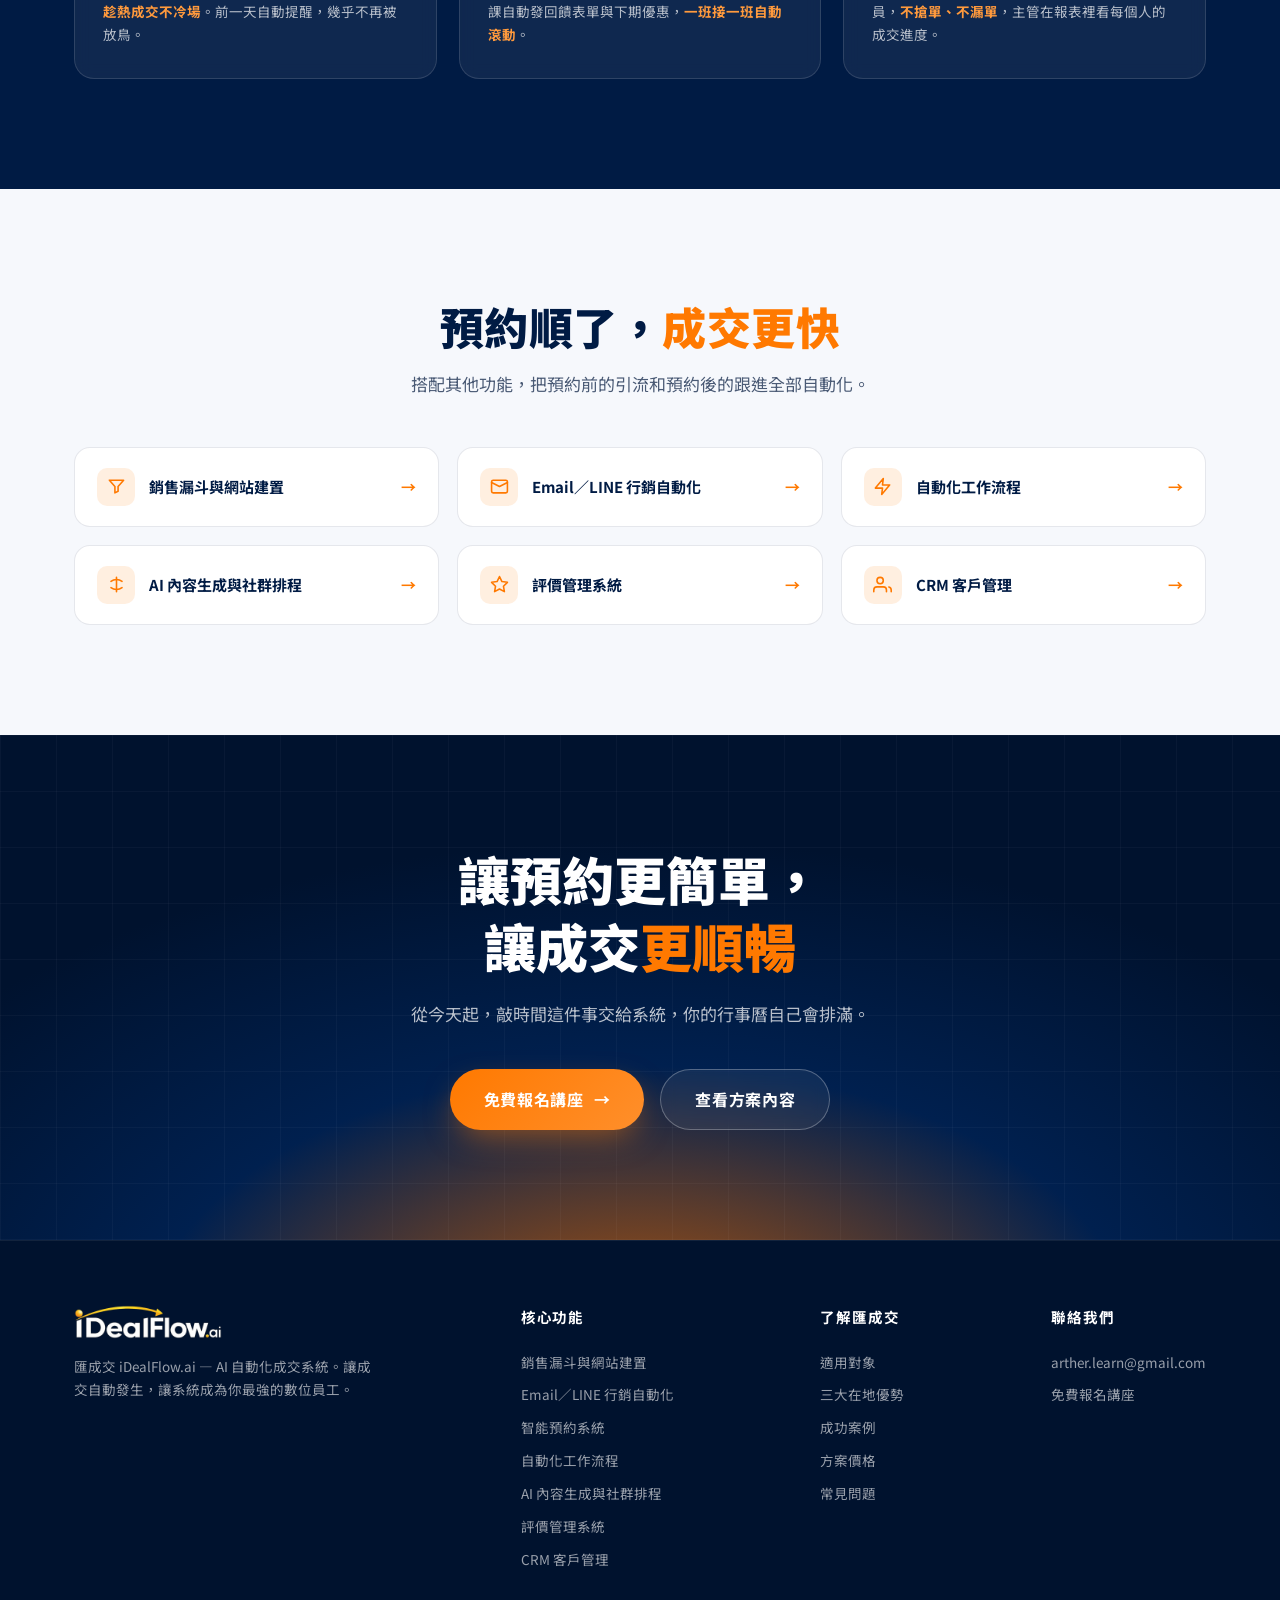
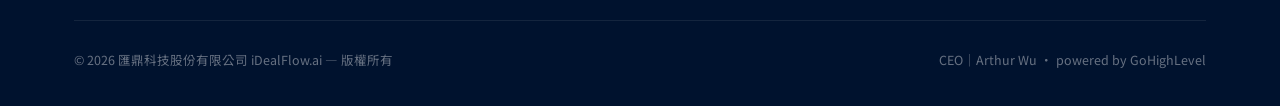
<file: calendar.html>
<!DOCTYPE html>
<html lang="zh-Hant">
<head>
<meta charset="UTF-8">
<meta name="viewport" content="width=device-width, initial-scale=1.0">
<title>智能預約系統｜匯成交 iDealFlow.ai</title>
<meta name="description" content="讓客戶自己約、系統自己提醒。無限量行事曆、團隊輪流分配、課程預約與自動提醒跟進，一次取代 Calendly、Acuity 等預約工具。">
<link rel="preconnect" href="https://fonts.googleapis.com">
<link rel="preconnect" href="https://fonts.gstatic.com" crossorigin>
<link href="https://fonts.googleapis.com/css2?family=Noto+Sans+TC:wght@400;500;700;900&family=Sora:wght@400;600;700;800&display=swap" rel="stylesheet">
<link rel="stylesheet" href="assets/style.css">
</head>
<body>

<header class="nav" id="nav">
  <div class="wrap nav-inner">
    <a class="brand" href="index.html" aria-label="匯成交 iDealFlow.ai">
      <img class="logo-img" src="assets/logo-full.png" alt="iDealFlow.ai">
      <span class="zh">匯成交</span>
    </a>
    <nav class="nav-links" id="navLinks">
      <div class="dd">
        <a class="dd-trigger" href="index.html#features">核心功能 <span class="caret">▼</span></a>
        <div class="dd-menu">
          <a href="funnel.html"><span class="di"><svg viewBox="0 0 24 24"><path d="M3 4h18l-7 8v6l-4 2v-8L3 4z"/></svg></span>銷售漏斗與網站建置</a>
          <a href="email.html"><span class="di"><svg viewBox="0 0 24 24"><rect x="2" y="4" width="20" height="16" rx="2"/><path d="m22 7-10 5L2 7"/></svg></span>Email／LINE 行銷自動化</a>
          <a href="calendar.html"><span class="di"><svg viewBox="0 0 24 24"><rect x="3" y="4" width="18" height="18" rx="2"/><path d="M16 2v4"/><path d="M8 2v4"/><path d="M3 10h18"/></svg></span>智能預約系統</a>
          <a href="automation.html"><span class="di"><svg viewBox="0 0 24 24"><path d="M13 2 3 14h9l-1 8 10-12h-9l1-8z"/></svg></span>自動化工作流程</a>
          <a href="ai-content.html"><span class="di"><svg viewBox="0 0 24 24"><path d="M12 3v18"/><path d="M5 8c4-3 10-3 14 0"/><path d="M5 16c4 3 10 3 14 0"/></svg></span>AI 內容生成與社群排程</a>
          <a href="reputation.html"><span class="di"><svg viewBox="0 0 24 24"><path d="m12 2 3.09 6.26L22 9.27l-5 4.87 1.18 6.88L12 17.77l-6.18 3.25L7 14.14 2 9.27l6.91-1.01L12 2z"/></svg></span>評價管理系統</a>
          <a href="crm.html"><span class="di"><svg viewBox="0 0 24 24"><path d="M17 21v-2a4 4 0 0 0-4-4H5a4 4 0 0 0-4 4v2"/><circle cx="9" cy="7" r="4"/><path d="M23 21v-2a4 4 0 0 0-3-3.87"/></svg></span>CRM 客戶管理</a>
          <a class="dd-all" href="index.html#features">查看全部八大功能 →</a>
        </div>
      </div>
      <a href="index.html#audience">適用對象</a>
      <a href="index.html#three">三大特色</a>
      <a href="index.html#cases">成功案例</a>
      <a href="index.html#pricing">方案價格</a>
      <a href="index.html#faq">常見問題</a>
      <a class="nav-hot" href="booking.html">🔥 免費講座報名</a>
      <a class="nav-login" href="https://app.idealflow.ai" target="_blank" rel="noopener">登入</a>
      <a class="btn btn-primary nav-cta" href="booking.html">免費報名講座</a>
    </nav>
    <button class="nav-toggle" id="navToggle" aria-label="選單"><span></span><span></span><span></span></button>
  </div>
</header>

<section class="subhero">
  <div class="wrap">
    <p class="crumb reveal"><a href="index.html">首頁</a> ／ <a href="index.html#features">核心功能</a> ／ <b>智能預約系統</b></p>
    <h1 class="reveal d1">讓客戶自己約<br>讓系統<span class="grad">自己提醒</span></h1>
    <p class="sub reveal d2">別再用 LINE 來回敲時間了。客戶點連結挑時段，系統自動確認、自動提醒、自動跟進——<strong>你只要人準時出現就好</strong>。</p>
    <div class="hero-ctas reveal d3">
      <a class="btn btn-primary" href="booking.html">免費報名講座 <span class="arr">→</span></a>
      <a class="btn btn-ghost" href="index.html#cases">看看別人怎麼用</a>
    </div>
  </div>
</section>

<!-- 區塊一：無限量行事曆 -->
<div class="fblock">
  <div class="wrap fb-grid">
    <div class="fb-txt reveal">
      <div class="eyebrow">UNLIMITED CALENDARS</div>
      <h3><em>無限量</em>行事曆<br>一個人到一個團隊都適用</h3>
      <p>一對一諮詢、多人課程、團隊輪流接單、共同會議——不管你的預約長什麼樣子，都有對應的行事曆類型，而且數量不設限，不用再額外訂閱第三方預約工具。</p>
      <div class="replaces">
        <span class="rlabel">一套取代</span>
        <span class="rchip">Calendly</span><span class="rchip">Acuity</span><span class="rchip">OnceHub</span><span class="rchip">Schedule Once</span>
      </div>
      <ul class="checklist">
        <li>無限量個人與團隊行事曆</li>
        <li>Round Robin 輪流分配給團隊成員</li>
        <li>多人課程與工作坊報名</li>
        <li>重複活動自動開放時段</li>
        <li>共同會議多位成員同時參與</li>
        <li>Google／Outlook 行事曆即時同步</li>
      </ul>
      <div class="fb-cta"><a class="btn btn-navy" href="booking.html">建立我的預約頁 <span class="arr">→</span></a></div>
    </div>
    <div class="fb-vis reveal d1">
      <div class="mock">
        <div class="mock-bar"><i></i><i></i><i></i><span>idealflow.ai / booking / arthur</span></div>
        <div class="mock-pad">
          <div class="m-title">選擇方便的時段 · 一對一諮詢（30 分鐘）</div>
          <div class="m-cal">
            <div class="mc-h">一</div><div class="mc-h">二</div><div class="mc-h">三</div><div class="mc-h">四</div><div class="mc-h">五</div><div class="mc-h">六</div><div class="mc-h">日</div>
            <div class="mc">8</div><div class="mc soft">9</div><div class="mc">10</div><div class="mc busy">11</div><div class="mc soft">12</div><div class="mc">13</div><div class="mc">14</div>
            <div class="mc soft">15</div><div class="mc">16</div><div class="mc busy">17</div><div class="mc">18</div><div class="mc soft">19</div><div class="mc">20</div><div class="mc">21</div>
          </div>
          <div style="margin-top:14px"><span class="m-btn">確認預約 11/17（二）14:00 →</span></div>
        </div>
      </div>
    </div>
  </div>
</div>

<!-- 區塊二：預約更順 -->
<div class="fblock">
  <div class="wrap fb-grid rev">
    <div class="fb-txt reveal">
      <div class="eyebrow">SEAMLESS SCHEDULING</div>
      <h3>從網站到 CRM<br>預約入口<em>無所不在</em></h3>
      <p>客戶可以直接從你的網站、銷售頁或 LINE 連結預約；你也能在後台聊天聊到一半，直接從聯絡人卡片幫客戶敲定時間。預約完成，名單同步進 CRM，不用再抄來抄去。</p>
      <div class="replaces">
        <span class="rlabel">整合亮點</span>
        <span class="rchip">網站／漏斗嵌入</span><span class="rchip">CRM 直接排程</span><span class="rchip">LINE 連結分享</span>
      </div>
      <ul class="checklist">
        <li>從聯絡人卡片一鍵安排</li>
        <li>從銷售管道直接排程</li>
        <li>屏蔽私人時段，保護休息時間</li>
        <li>緩衝時間自動保留</li>
        <li>預約表單自動蒐集需求</li>
        <li>取消與改期自助完成</li>
      </ul>
      <div class="fb-cta"><a class="btn btn-navy" href="booking.html">把預約串進我的流程 <span class="arr">→</span></a></div>
    </div>
    <div class="fb-vis reveal d1">
      <div class="mock">
        <div class="mock-bar"><i></i><i></i><i></i><span>idealflow.ai / contacts</span></div>
        <div class="mock-pad">
          <div class="m-title">今日預約</div>
          <div class="m-row"><div class="m-av">王</div><div class="mi"><b>王小明 · 一對一諮詢</b><span>10:00–10:30 · 已確認</span></div><span class="m-tag ok">已提醒</span></div>
          <div class="m-row"><div class="m-av o">陳</div><div class="mi"><b>陳雅婷 · 企業導入會議</b><span>14:00–15:00 · 團隊輪流分配</span></div><span class="m-tag info">Amy 接單</span></div>
          <div class="m-row"><div class="m-av">李</div><div class="mi"><b>週三瑜伽團體課</b><span>19:00–20:30 · 8／12 人報名</span></div><span class="m-tag hot">熱門</span></div>
        </div>
      </div>
    </div>
  </div>
</div>

<!-- 區塊三：自動提醒 -->
<div class="fblock">
  <div class="wrap fb-grid">
    <div class="fb-txt reveal">
      <div class="eyebrow">NO-SHOW KILLER</div>
      <h3>自動提醒＋自動跟進<br>跟<em>放鳥</em>說再見</h3>
      <p>預約完成不是結束，是自動化的開始。LINE、Email、簡訊多管齊下提醒，沒出席的自動進跟進流程再約一次。出席率提升，就是營收提升。</p>
      <div class="replaces">
        <span class="rlabel">實測成效</span>
        <span class="rchip">亞瑟教練出席率 45%</span><span class="rchip">Emma 老師出席率 56%+</span>
      </div>
      <ul class="checklist">
        <li>預約確認即時通知</li>
        <li>前一天＋當天自動提醒</li>
        <li>LINE／Email／簡訊多通路</li>
        <li>未出席自動再邀約</li>
        <li>出席後自動發後續資料</li>
        <li>出席數據完整追蹤</li>
      </ul>
      <div class="fb-cta"><a class="btn btn-navy" href="booking.html">提升我的出席率 <span class="arr">→</span></a></div>
    </div>
    <div class="fb-vis reveal d1">
      <div class="mock">
        <div class="mock-bar"><i></i><i></i><i></i><span>idealflow.ai / reminders</span></div>
        <div class="mock-pad">
          <div class="m-flow">
            <div class="m-node trigger"><span class="ni">📅</span><span>客戶完成預約<small>觸發提醒流程</small></span></div>
            <div class="m-link"></div>
            <div class="m-node"><span class="ni">💬</span><span>LINE＋Email 確認通知<small>立即發送</small></span></div>
            <div class="m-link"></div>
            <div class="m-node"><span class="ni">⏰</span><span>前一天 20:00 再提醒<small>自動排程</small></span></div>
            <div class="m-link"></div>
            <div class="m-node"><span class="ni">🔁</span><span>沒出席 → 自動邀請改期<small>名單不流失</small></span></div>
          </div>
        </div>
      </div>
    </div>
  </div>
</div>

<!-- 情境案例 -->
<section class="usecases">
  <div class="wrap">
    <div class="center reveal">
      <div class="eyebrow" style="justify-content:center">REAL SCENARIOS</div>
      <h2 class="h2">實際上，大家都這樣用</h2>
      <p class="lead">三個最常見的落地情境，看看預約系統怎麼幫你把時間變成營收。</p>
    </div>
    <div class="ugrid">
      <div class="ucard reveal">
        <span class="utag">顧問・教練</span>
        <h4>諮詢連結放進 LINE，聊完直接約</h4>
        <p>客戶聊到有興趣，丟出預約連結馬上敲定時間，<b>趁熱成交不冷場</b>。前一天自動提醒，幾乎不再被放鳥。</p>
      </div>
      <div class="ucard reveal d1">
        <span class="utag">課程・工作坊</span>
        <h4>團體課報名、點名、追蹤一條龍</h4>
        <p>多人課程行事曆開放報名，滿班自動關閉；上完課自動發回饋表單與下期優惠，<b>一班接一班自動滾動</b>。</p>
      </div>
      <div class="ucard reveal d2">
        <span class="utag">業務團隊</span>
        <h4>輪流分配，每個業務雨露均霑</h4>
        <p>詢盤預約用 Round Robin 自動輪流分給團隊成員，<b>不搶單、不漏單</b>，主管在報表裡看每個人的成交進度。</p>
      </div>
    </div>
  </div>
</section>

<!-- 其他功能 -->
<section class="morefeat">
  <div class="wrap">
    <div class="center reveal">
      <h2 class="h2">預約順了，<em>成交更快</em></h2>
      <p class="lead">搭配其他功能，把預約前的引流和預約後的跟進全部自動化。</p>
    </div>
    <div class="mf-grid reveal">
      <a class="mf-card" href="funnel.html"><span class="di"><svg viewBox="0 0 24 24"><path d="M3 4h18l-7 8v6l-4 2v-8L3 4z"/></svg></span>銷售漏斗與網站建置<span class="arr">→</span></a>
      <a class="mf-card" href="email.html"><span class="di"><svg viewBox="0 0 24 24"><rect x="2" y="4" width="20" height="16" rx="2"/><path d="m22 7-10 5L2 7"/></svg></span>Email／LINE 行銷自動化<span class="arr">→</span></a>
      <a class="mf-card" href="automation.html"><span class="di"><svg viewBox="0 0 24 24"><path d="M13 2 3 14h9l-1 8 10-12h-9l1-8z"/></svg></span>自動化工作流程<span class="arr">→</span></a>
      <a class="mf-card" href="ai-content.html"><span class="di"><svg viewBox="0 0 24 24"><path d="M12 3v18"/><path d="M5 8c4-3 10-3 14 0"/><path d="M5 16c4 3 10 3 14 0"/></svg></span>AI 內容生成與社群排程<span class="arr">→</span></a>
      <a class="mf-card" href="reputation.html"><span class="di"><svg viewBox="0 0 24 24"><path d="m12 2 3.09 6.26L22 9.27l-5 4.87 1.18 6.88L12 17.77l-6.18 3.25L7 14.14 2 9.27l6.91-1.01L12 2z"/></svg></span>評價管理系統<span class="arr">→</span></a>
      <a class="mf-card" href="crm.html"><span class="di"><svg viewBox="0 0 24 24"><path d="M17 21v-2a4 4 0 0 0-4-4H5a4 4 0 0 0-4 4v2"/><circle cx="9" cy="7" r="4"/><path d="M23 21v-2a4 4 0 0 0-3-3.87"/></svg></span>CRM 客戶管理<span class="arr">→</span></a>
    </div>
  </div>
</section>

<section class="final">
  <div class="wrap">
    <h2 class="reveal">讓預約更簡單，<br>讓成交<span>更順暢</span></h2>
    <p class="reveal d1">從今天起，敲時間這件事交給系統，你的行事曆自己會排滿。</p>
    <div class="hero-ctas reveal d2">
      <a class="btn btn-primary" href="booking.html">免費報名講座 <span class="arr">→</span></a>
      <a class="btn btn-ghost" href="index.html#pricing">查看方案內容</a>
    </div>
  </div>
</section>

<footer>
  <div class="wrap">
    <div class="foot-top">
      <div class="foot-brand">
        <img class="logo-img" src="assets/logo-full.png" alt="iDealFlow.ai">
        <p>匯成交 iDealFlow.ai — AI 自動化成交系統。讓成交自動發生，讓系統成為你最強的數位員工。</p>
      </div>
      <div class="foot-col">
        <h6>核心功能</h6>
        <a href="funnel.html">銷售漏斗與網站建置</a>
        <a href="email.html">Email／LINE 行銷自動化</a>
        <a href="calendar.html">智能預約系統</a>
        <a href="automation.html">自動化工作流程</a>
        <a href="ai-content.html">AI 內容生成與社群排程</a>
        <a href="reputation.html">評價管理系統</a>
        <a href="crm.html">CRM 客戶管理</a>
      </div>
      <div class="foot-col">
        <h6>了解匯成交</h6>
        <a href="index.html#audience">適用對象</a>
        <a href="index.html#three">三大在地優勢</a>
        <a href="index.html#cases">成功案例</a>
        <a href="index.html#pricing">方案價格</a>
        <a href="index.html#faq">常見問題</a>
      </div>
      <div class="foot-col">
        <h6>聯絡我們</h6>
        <a href="mailto:arther.learn@gmail.com">arther.learn@gmail.com</a>
        <a href="booking.html">免費報名講座</a>
      </div>
    </div>
    <div class="foot-bottom">
      <span>© 2026 匯鼎科技股份有限公司 iDealFlow.ai — 版權所有</span>
      <span>CEO｜Arthur Wu · powered by GoHighLevel</span>
    </div>
  </div>
</footer>

<script src="assets/site.js"></script>
</body>
</html>
</file>
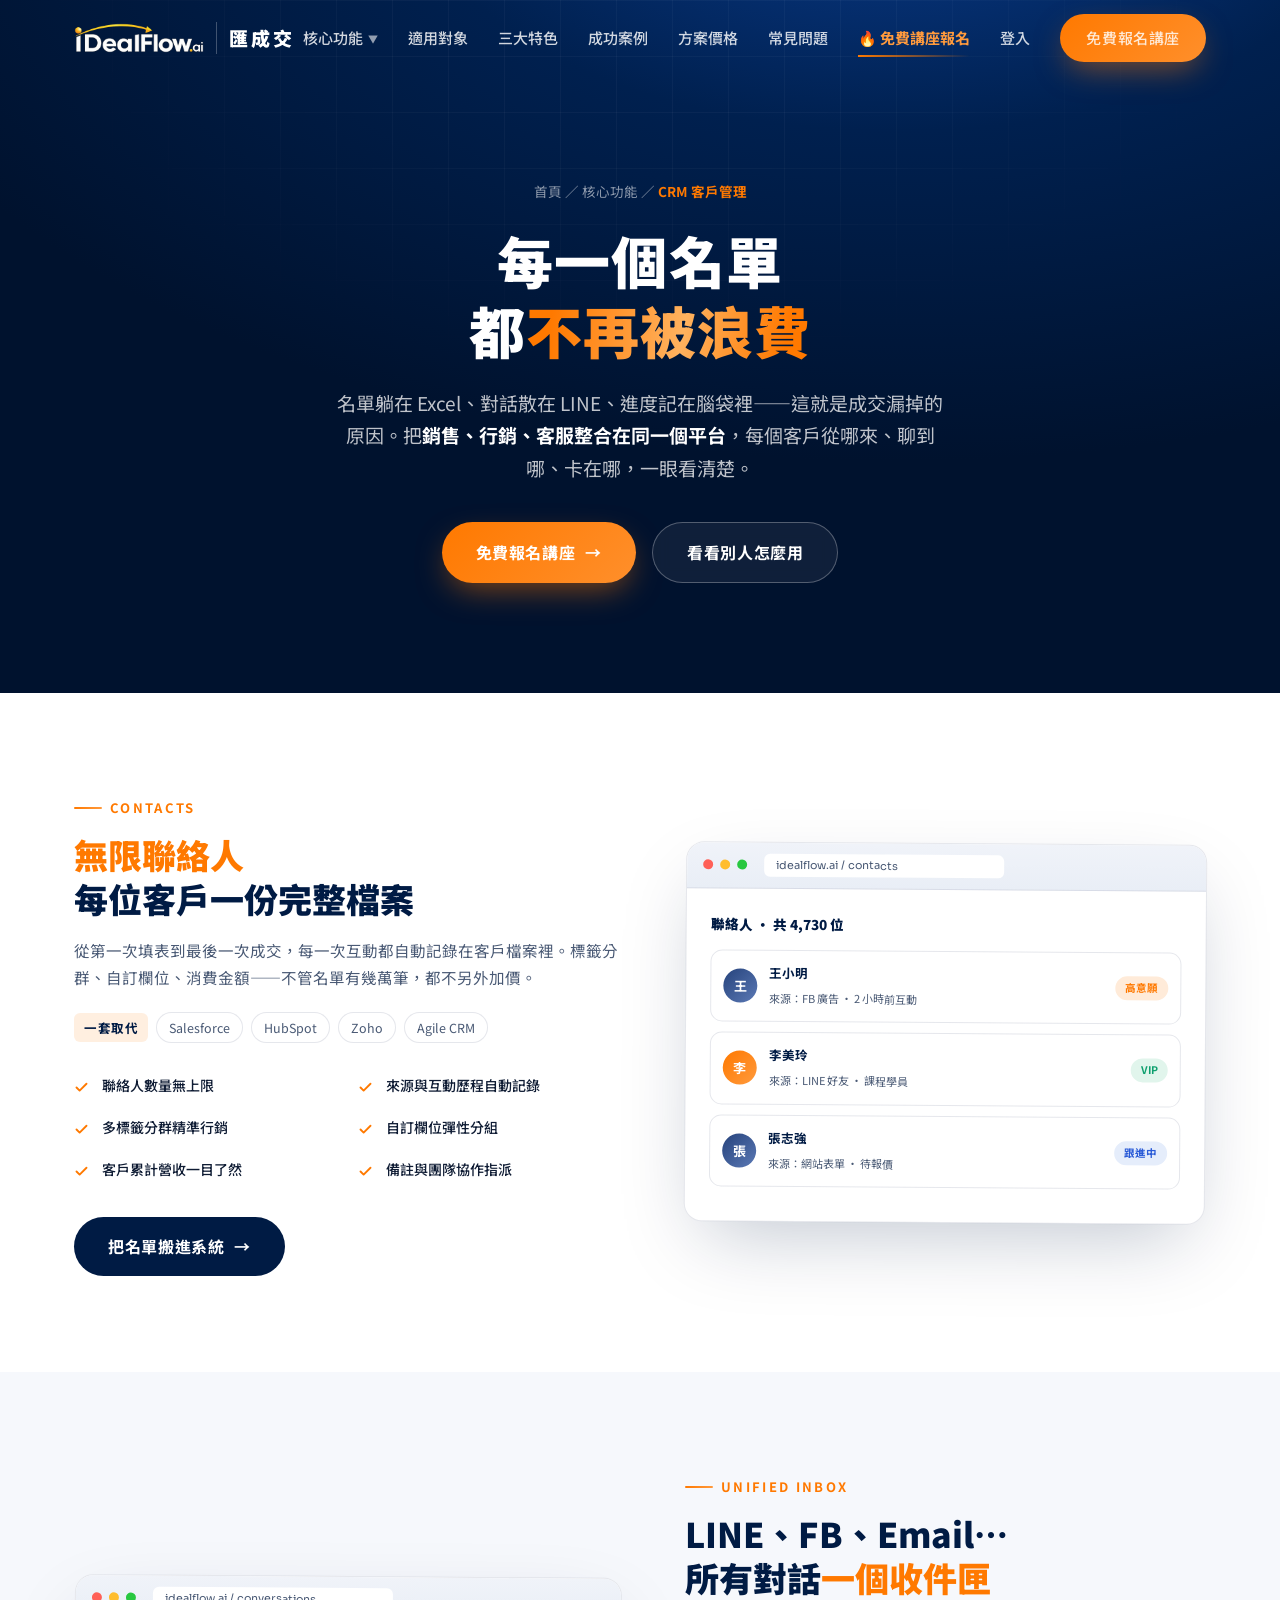
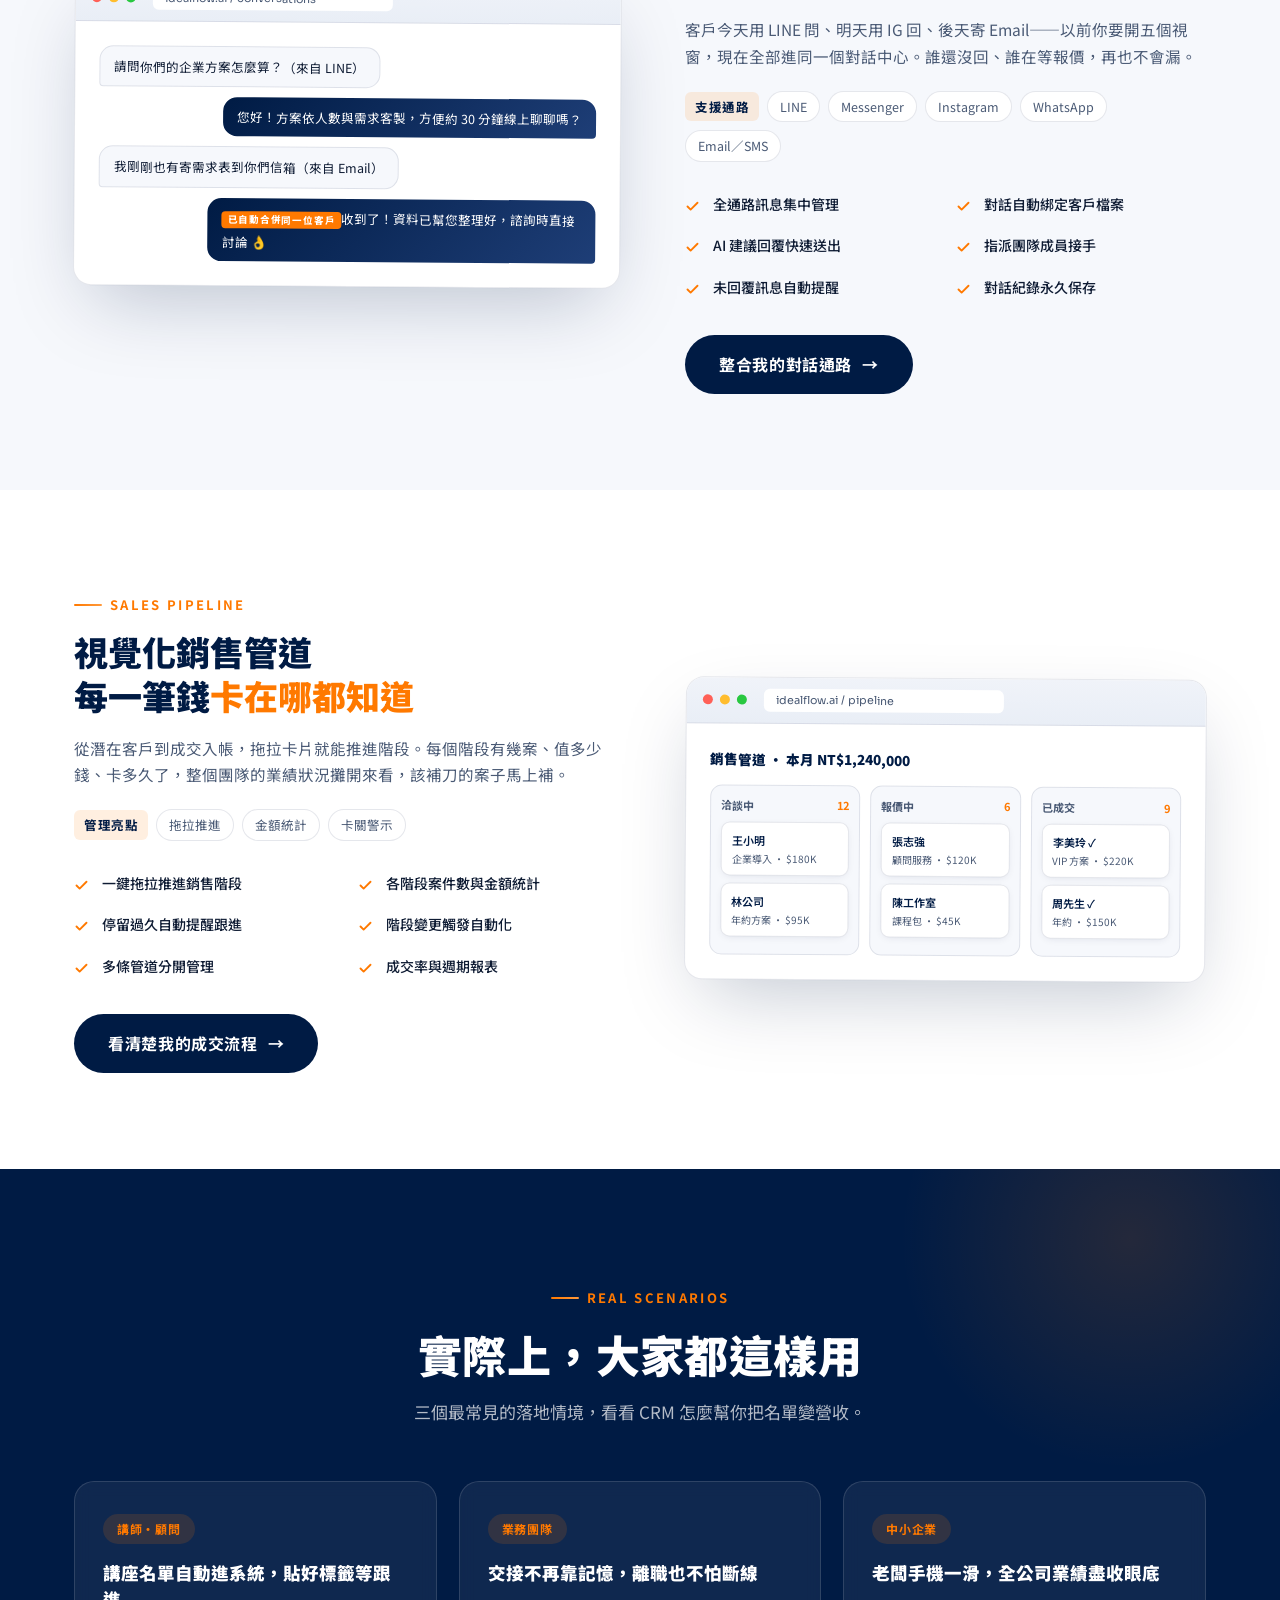
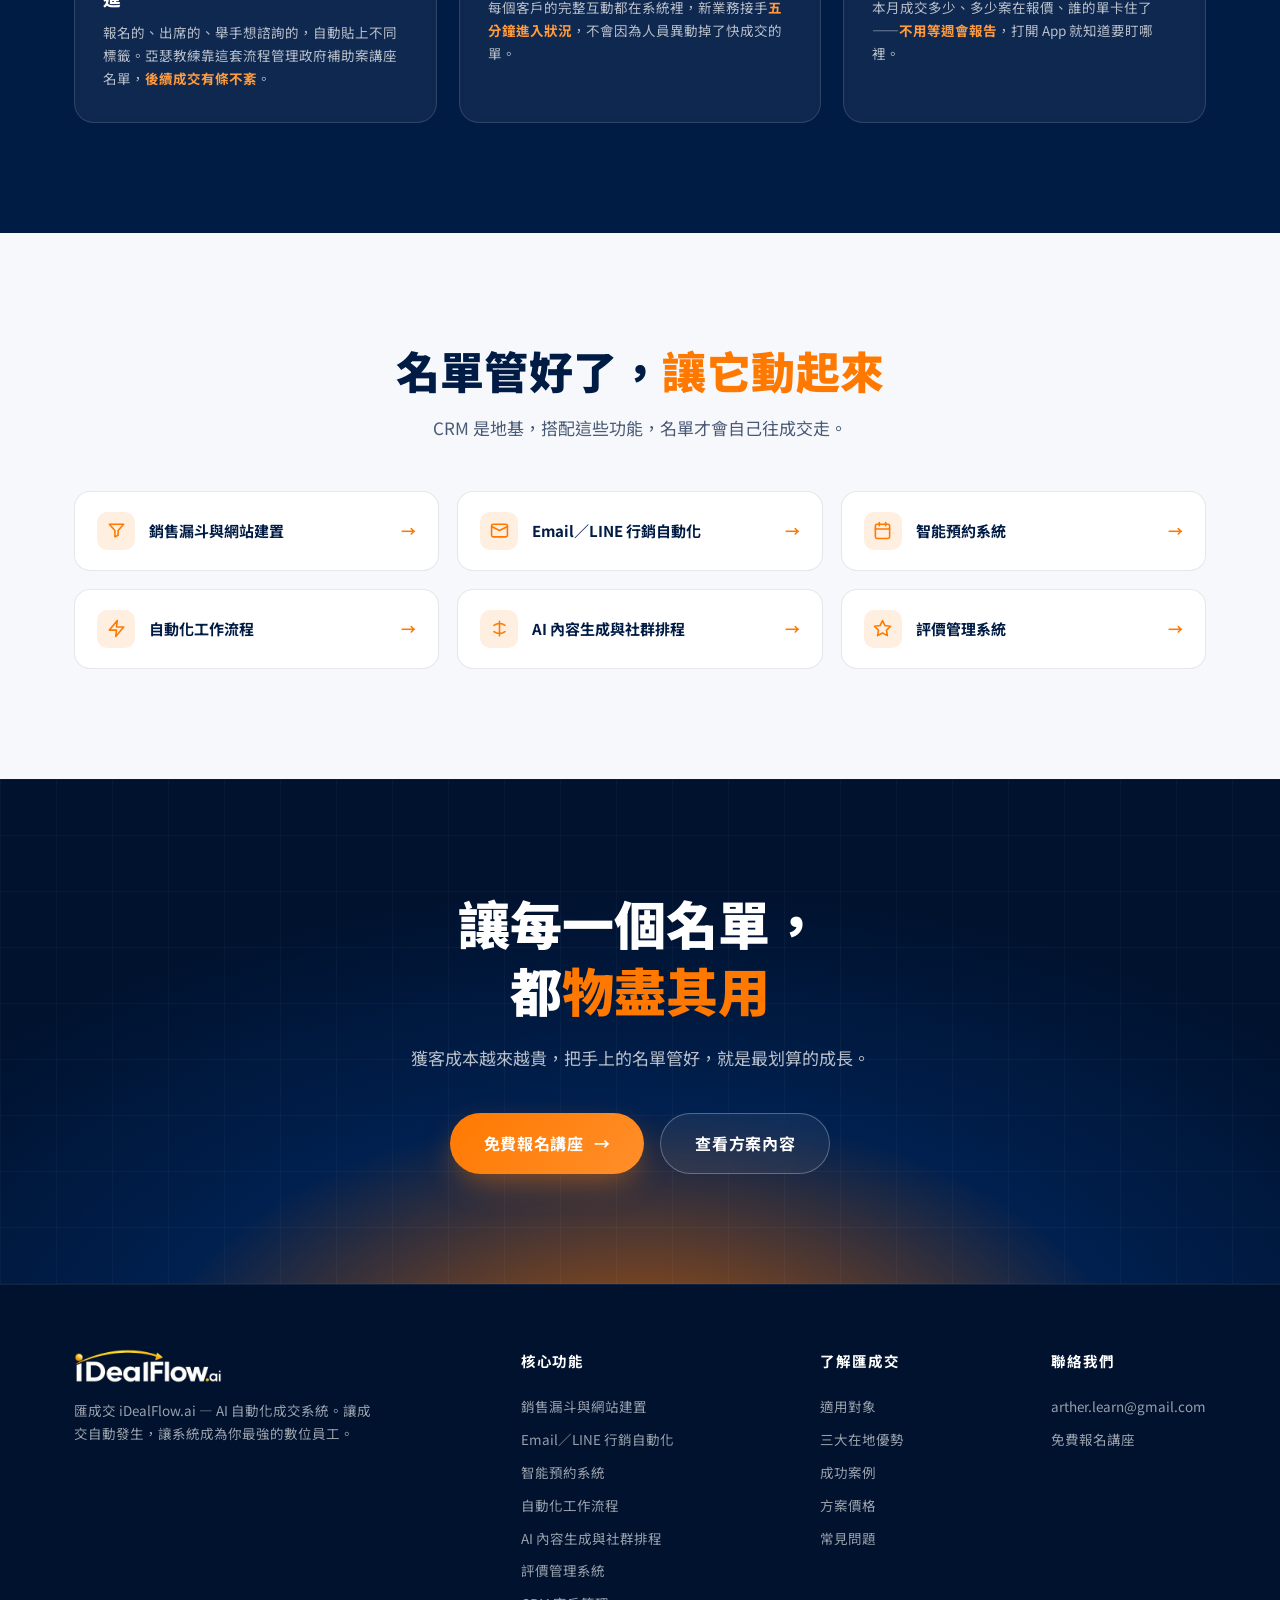
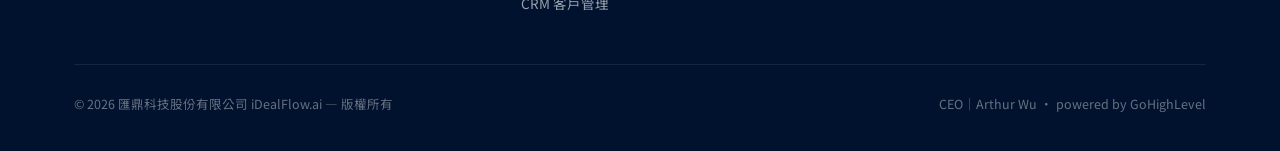
<file: crm.html>
<!DOCTYPE html>
<html lang="zh-Hant">
<head>
<meta charset="UTF-8">
<meta name="viewport" content="width=device-width, initial-scale=1.0">
<title>CRM 客戶管理｜匯成交 iDealFlow.ai</title>
<meta name="description" content="每一個名單，都不再被浪費。無限聯絡人、集中對話中心、視覺化銷售管道，把銷售、行銷與客服整合在同一個平台，一次取代 Salesforce、HubSpot、Zoho 等工具。">
<link rel="preconnect" href="https://fonts.googleapis.com">
<link rel="preconnect" href="https://fonts.gstatic.com" crossorigin>
<link href="https://fonts.googleapis.com/css2?family=Noto+Sans+TC:wght@400;500;700;900&family=Sora:wght@400;600;700;800&display=swap" rel="stylesheet">
<link rel="stylesheet" href="assets/style.css">
</head>
<body>

<header class="nav" id="nav">
  <div class="wrap nav-inner">
    <a class="brand" href="index.html" aria-label="匯成交 iDealFlow.ai">
      <img class="logo-img" src="assets/logo-full.png" alt="iDealFlow.ai">
      <span class="zh">匯成交</span>
    </a>
    <nav class="nav-links" id="navLinks">
      <div class="dd">
        <a class="dd-trigger" href="index.html#features">核心功能 <span class="caret">▼</span></a>
        <div class="dd-menu">
          <a href="funnel.html"><span class="di"><svg viewBox="0 0 24 24"><path d="M3 4h18l-7 8v6l-4 2v-8L3 4z"/></svg></span>銷售漏斗與網站建置</a>
          <a href="email.html"><span class="di"><svg viewBox="0 0 24 24"><rect x="2" y="4" width="20" height="16" rx="2"/><path d="m22 7-10 5L2 7"/></svg></span>Email／LINE 行銷自動化</a>
          <a href="calendar.html"><span class="di"><svg viewBox="0 0 24 24"><rect x="3" y="4" width="18" height="18" rx="2"/><path d="M16 2v4"/><path d="M8 2v4"/><path d="M3 10h18"/></svg></span>智能預約系統</a>
          <a href="automation.html"><span class="di"><svg viewBox="0 0 24 24"><path d="M13 2 3 14h9l-1 8 10-12h-9l1-8z"/></svg></span>自動化工作流程</a>
          <a href="ai-content.html"><span class="di"><svg viewBox="0 0 24 24"><path d="M12 3v18"/><path d="M5 8c4-3 10-3 14 0"/><path d="M5 16c4 3 10 3 14 0"/></svg></span>AI 內容生成與社群排程</a>
          <a href="reputation.html"><span class="di"><svg viewBox="0 0 24 24"><path d="m12 2 3.09 6.26L22 9.27l-5 4.87 1.18 6.88L12 17.77l-6.18 3.25L7 14.14 2 9.27l6.91-1.01L12 2z"/></svg></span>評價管理系統</a>
          <a href="crm.html"><span class="di"><svg viewBox="0 0 24 24"><path d="M17 21v-2a4 4 0 0 0-4-4H5a4 4 0 0 0-4 4v2"/><circle cx="9" cy="7" r="4"/><path d="M23 21v-2a4 4 0 0 0-3-3.87"/></svg></span>CRM 客戶管理</a>
          <a class="dd-all" href="index.html#features">查看全部八大功能 →</a>
        </div>
      </div>
      <a href="index.html#audience">適用對象</a>
      <a href="index.html#three">三大特色</a>
      <a href="index.html#cases">成功案例</a>
      <a href="index.html#pricing">方案價格</a>
      <a href="index.html#faq">常見問題</a>
      <a class="nav-hot" href="booking.html">🔥 免費講座報名</a>
      <a class="nav-login" href="https://app.idealflow.ai" target="_blank" rel="noopener">登入</a>
      <a class="btn btn-primary nav-cta" href="booking.html">免費報名講座</a>
    </nav>
    <button class="nav-toggle" id="navToggle" aria-label="選單"><span></span><span></span><span></span></button>
  </div>
</header>

<section class="subhero">
  <div class="wrap">
    <p class="crumb reveal"><a href="index.html">首頁</a> ／ <a href="index.html#features">核心功能</a> ／ <b>CRM 客戶管理</b></p>
    <h1 class="reveal d1">每一個名單<br>都<span class="grad">不再被浪費</span></h1>
    <p class="sub reveal d2">名單躺在 Excel、對話散在 LINE、進度記在腦袋裡——這就是成交漏掉的原因。把<strong>銷售、行銷、客服整合在同一個平台</strong>，每個客戶從哪來、聊到哪、卡在哪，一眼看清楚。</p>
    <div class="hero-ctas reveal d3">
      <a class="btn btn-primary" href="booking.html">免費報名講座 <span class="arr">→</span></a>
      <a class="btn btn-ghost" href="index.html#cases">看看別人怎麼用</a>
    </div>
  </div>
</section>

<!-- 區塊一：完整客戶檔案 -->
<div class="fblock">
  <div class="wrap fb-grid">
    <div class="fb-txt reveal">
      <div class="eyebrow">CONTACTS</div>
      <h3><em>無限聯絡人</em><br>每位客戶一份完整檔案</h3>
      <p>從第一次填表到最後一次成交，每一次互動都自動記錄在客戶檔案裡。標籤分群、自訂欄位、消費金額——不管名單有幾萬筆，都不另外加價。</p>
      <div class="replaces">
        <span class="rlabel">一套取代</span>
        <span class="rchip">Salesforce</span><span class="rchip">HubSpot</span><span class="rchip">Zoho</span><span class="rchip">Agile CRM</span>
      </div>
      <ul class="checklist">
        <li>聯絡人數量無上限</li>
        <li>來源與互動歷程自動記錄</li>
        <li>多標籤分群精準行銷</li>
        <li>自訂欄位彈性分組</li>
        <li>客戶累計營收一目了然</li>
        <li>備註與團隊協作指派</li>
      </ul>
      <div class="fb-cta"><a class="btn btn-navy" href="booking.html">把名單搬進系統 <span class="arr">→</span></a></div>
    </div>
    <div class="fb-vis reveal d1">
      <div class="mock">
        <div class="mock-bar"><i></i><i></i><i></i><span>idealflow.ai / contacts</span></div>
        <div class="mock-pad">
          <div class="m-title">聯絡人 · 共 4,730 位</div>
          <div class="m-row"><div class="m-av">王</div><div class="mi"><b>王小明</b><span>來源：FB 廣告 · 2 小時前互動</span></div><span class="m-tag hot">高意願</span></div>
          <div class="m-row"><div class="m-av o">李</div><div class="mi"><b>李美玲</b><span>來源：LINE 好友 · 課程學員</span></div><span class="m-tag ok">VIP</span></div>
          <div class="m-row"><div class="m-av">張</div><div class="mi"><b>張志強</b><span>來源：網站表單 · 待報價</span></div><span class="m-tag info">跟進中</span></div>
        </div>
      </div>
    </div>
  </div>
</div>

<!-- 區塊二：集中對話 -->
<div class="fblock">
  <div class="wrap fb-grid rev">
    <div class="fb-txt reveal">
      <div class="eyebrow">UNIFIED INBOX</div>
      <h3>LINE、FB、Email…<br>所有對話<em>一個收件匣</em></h3>
      <p>客戶今天用 LINE 問、明天用 IG 回、後天寄 Email——以前你要開五個視窗，現在全部進同一個對話中心。誰還沒回、誰在等報價，再也不會漏。</p>
      <div class="replaces">
        <span class="rlabel">支援通路</span>
        <span class="rchip">LINE</span><span class="rchip">Messenger</span><span class="rchip">Instagram</span><span class="rchip">WhatsApp</span><span class="rchip">Email／SMS</span>
      </div>
      <ul class="checklist">
        <li>全通路訊息集中管理</li>
        <li>對話自動綁定客戶檔案</li>
        <li>AI 建議回覆快速送出</li>
        <li>指派團隊成員接手</li>
        <li>未回覆訊息自動提醒</li>
        <li>對話紀錄永久保存</li>
      </ul>
      <div class="fb-cta"><a class="btn btn-navy" href="booking.html">整合我的對話通路 <span class="arr">→</span></a></div>
    </div>
    <div class="fb-vis reveal d1">
      <div class="mock">
        <div class="mock-bar"><i></i><i></i><i></i><span>idealflow.ai / conversations</span></div>
        <div class="mock-pad">
          <div class="m-chat">
            <div class="m-bub in">請問你們的企業方案怎麼算？（來自 LINE）</div>
            <div class="m-bub out">您好！方案依人數與需求客製，方便約 30 分鐘線上聊聊嗎？</div>
            <div class="m-bub in">我剛剛也有寄需求表到你們信箱（來自 Email）</div>
            <div class="m-bub out"><span class="ai">已自動合併同一位客戶</span>收到了！資料已幫您整理好，諮詢時直接討論 👌</div>
          </div>
        </div>
      </div>
    </div>
  </div>
</div>

<!-- 區塊三：pipeline -->
<div class="fblock">
  <div class="wrap fb-grid">
    <div class="fb-txt reveal">
      <div class="eyebrow">SALES PIPELINE</div>
      <h3>視覺化銷售管道<br>每一筆錢<em>卡在哪都知道</em></h3>
      <p>從潛在客戶到成交入帳，拖拉卡片就能推進階段。每個階段有幾案、值多少錢、卡多久了，整個團隊的業績狀況攤開來看，該補刀的案子馬上補。</p>
      <div class="replaces">
        <span class="rlabel">管理亮點</span>
        <span class="rchip">拖拉推進</span><span class="rchip">金額統計</span><span class="rchip">卡關警示</span>
      </div>
      <ul class="checklist">
        <li>一鍵拖拉推進銷售階段</li>
        <li>各階段案件數與金額統計</li>
        <li>停留過久自動提醒跟進</li>
        <li>階段變更觸發自動化</li>
        <li>多條管道分開管理</li>
        <li>成交率與週期報表</li>
      </ul>
      <div class="fb-cta"><a class="btn btn-navy" href="booking.html">看清楚我的成交流程 <span class="arr">→</span></a></div>
    </div>
    <div class="fb-vis reveal d1">
      <div class="mock">
        <div class="mock-bar"><i></i><i></i><i></i><span>idealflow.ai / pipeline</span></div>
        <div class="mock-pad">
          <div class="m-title">銷售管道 · 本月 NT$1,240,000</div>
          <div class="m-pipe">
            <div class="m-col"><h6>洽談中 <b>12</b></h6><div class="m-card">王小明<span>企業導入 · $180K</span></div><div class="m-card">林公司<span>年約方案 · $95K</span></div></div>
            <div class="m-col"><h6>報價中 <b>6</b></h6><div class="m-card">張志強<span>顧問服務 · $120K</span></div><div class="m-card">陳工作室<span>課程包 · $45K</span></div></div>
            <div class="m-col"><h6>已成交 <b>9</b></h6><div class="m-card">李美玲 ✓<span>VIP 方案 · $220K</span></div><div class="m-card">周先生 ✓<span>年約 · $150K</span></div></div>
          </div>
        </div>
      </div>
    </div>
  </div>
</div>

<!-- 情境案例 -->
<section class="usecases">
  <div class="wrap">
    <div class="center reveal">
      <div class="eyebrow" style="justify-content:center">REAL SCENARIOS</div>
      <h2 class="h2">實際上，大家都這樣用</h2>
      <p class="lead">三個最常見的落地情境，看看 CRM 怎麼幫你把名單變營收。</p>
    </div>
    <div class="ugrid">
      <div class="ucard reveal">
        <span class="utag">講師・顧問</span>
        <h4>講座名單自動進系統，貼好標籤等跟進</h4>
        <p>報名的、出席的、舉手想諮詢的，自動貼上不同標籤。亞瑟教練靠這套流程管理政府補助案講座名單，<b>後續成交有條不紊</b>。</p>
      </div>
      <div class="ucard reveal d1">
        <span class="utag">業務團隊</span>
        <h4>交接不再靠記憶，離職也不怕斷線</h4>
        <p>每個客戶的完整互動都在系統裡，新業務接手<b>五分鐘進入狀況</b>，不會因為人員異動掉了快成交的單。</p>
      </div>
      <div class="ucard reveal d2">
        <span class="utag">中小企業</span>
        <h4>老闆手機一滑，全公司業績盡收眼底</h4>
        <p>本月成交多少、多少案在報價、誰的單卡住了——<b>不用等週會報告</b>，打開 App 就知道要盯哪裡。</p>
      </div>
    </div>
  </div>
</section>

<!-- 其他功能 -->
<section class="morefeat">
  <div class="wrap">
    <div class="center reveal">
      <h2 class="h2">名單管好了，<em>讓它動起來</em></h2>
      <p class="lead">CRM 是地基，搭配這些功能，名單才會自己往成交走。</p>
    </div>
    <div class="mf-grid reveal">
      <a class="mf-card" href="funnel.html"><span class="di"><svg viewBox="0 0 24 24"><path d="M3 4h18l-7 8v6l-4 2v-8L3 4z"/></svg></span>銷售漏斗與網站建置<span class="arr">→</span></a>
      <a class="mf-card" href="email.html"><span class="di"><svg viewBox="0 0 24 24"><rect x="2" y="4" width="20" height="16" rx="2"/><path d="m22 7-10 5L2 7"/></svg></span>Email／LINE 行銷自動化<span class="arr">→</span></a>
      <a class="mf-card" href="calendar.html"><span class="di"><svg viewBox="0 0 24 24"><rect x="3" y="4" width="18" height="18" rx="2"/><path d="M16 2v4"/><path d="M8 2v4"/><path d="M3 10h18"/></svg></span>智能預約系統<span class="arr">→</span></a>
      <a class="mf-card" href="automation.html"><span class="di"><svg viewBox="0 0 24 24"><path d="M13 2 3 14h9l-1 8 10-12h-9l1-8z"/></svg></span>自動化工作流程<span class="arr">→</span></a>
      <a class="mf-card" href="ai-content.html"><span class="di"><svg viewBox="0 0 24 24"><path d="M12 3v18"/><path d="M5 8c4-3 10-3 14 0"/><path d="M5 16c4 3 10 3 14 0"/></svg></span>AI 內容生成與社群排程<span class="arr">→</span></a>
      <a class="mf-card" href="reputation.html"><span class="di"><svg viewBox="0 0 24 24"><path d="m12 2 3.09 6.26L22 9.27l-5 4.87 1.18 6.88L12 17.77l-6.18 3.25L7 14.14 2 9.27l6.91-1.01L12 2z"/></svg></span>評價管理系統<span class="arr">→</span></a>
    </div>
  </div>
</section>

<section class="final">
  <div class="wrap">
    <h2 class="reveal">讓每一個名單，<br>都<span>物盡其用</span></h2>
    <p class="reveal d1">獲客成本越來越貴，把手上的名單管好，就是最划算的成長。</p>
    <div class="hero-ctas reveal d2">
      <a class="btn btn-primary" href="booking.html">免費報名講座 <span class="arr">→</span></a>
      <a class="btn btn-ghost" href="index.html#pricing">查看方案內容</a>
    </div>
  </div>
</section>

<footer>
  <div class="wrap">
    <div class="foot-top">
      <div class="foot-brand">
        <img class="logo-img" src="assets/logo-full.png" alt="iDealFlow.ai">
        <p>匯成交 iDealFlow.ai — AI 自動化成交系統。讓成交自動發生，讓系統成為你最強的數位員工。</p>
      </div>
      <div class="foot-col">
        <h6>核心功能</h6>
        <a href="funnel.html">銷售漏斗與網站建置</a>
        <a href="email.html">Email／LINE 行銷自動化</a>
        <a href="calendar.html">智能預約系統</a>
        <a href="automation.html">自動化工作流程</a>
        <a href="ai-content.html">AI 內容生成與社群排程</a>
        <a href="reputation.html">評價管理系統</a>
        <a href="crm.html">CRM 客戶管理</a>
      </div>
      <div class="foot-col">
        <h6>了解匯成交</h6>
        <a href="index.html#audience">適用對象</a>
        <a href="index.html#three">三大在地優勢</a>
        <a href="index.html#cases">成功案例</a>
        <a href="index.html#pricing">方案價格</a>
        <a href="index.html#faq">常見問題</a>
      </div>
      <div class="foot-col">
        <h6>聯絡我們</h6>
        <a href="mailto:arther.learn@gmail.com">arther.learn@gmail.com</a>
        <a href="booking.html">免費報名講座</a>
      </div>
    </div>
    <div class="foot-bottom">
      <span>© 2026 匯鼎科技股份有限公司 iDealFlow.ai — 版權所有</span>
      <span>CEO｜Arthur Wu · powered by GoHighLevel</span>
    </div>
  </div>
</footer>

<script src="assets/site.js"></script>
</body>
</html>
</file>
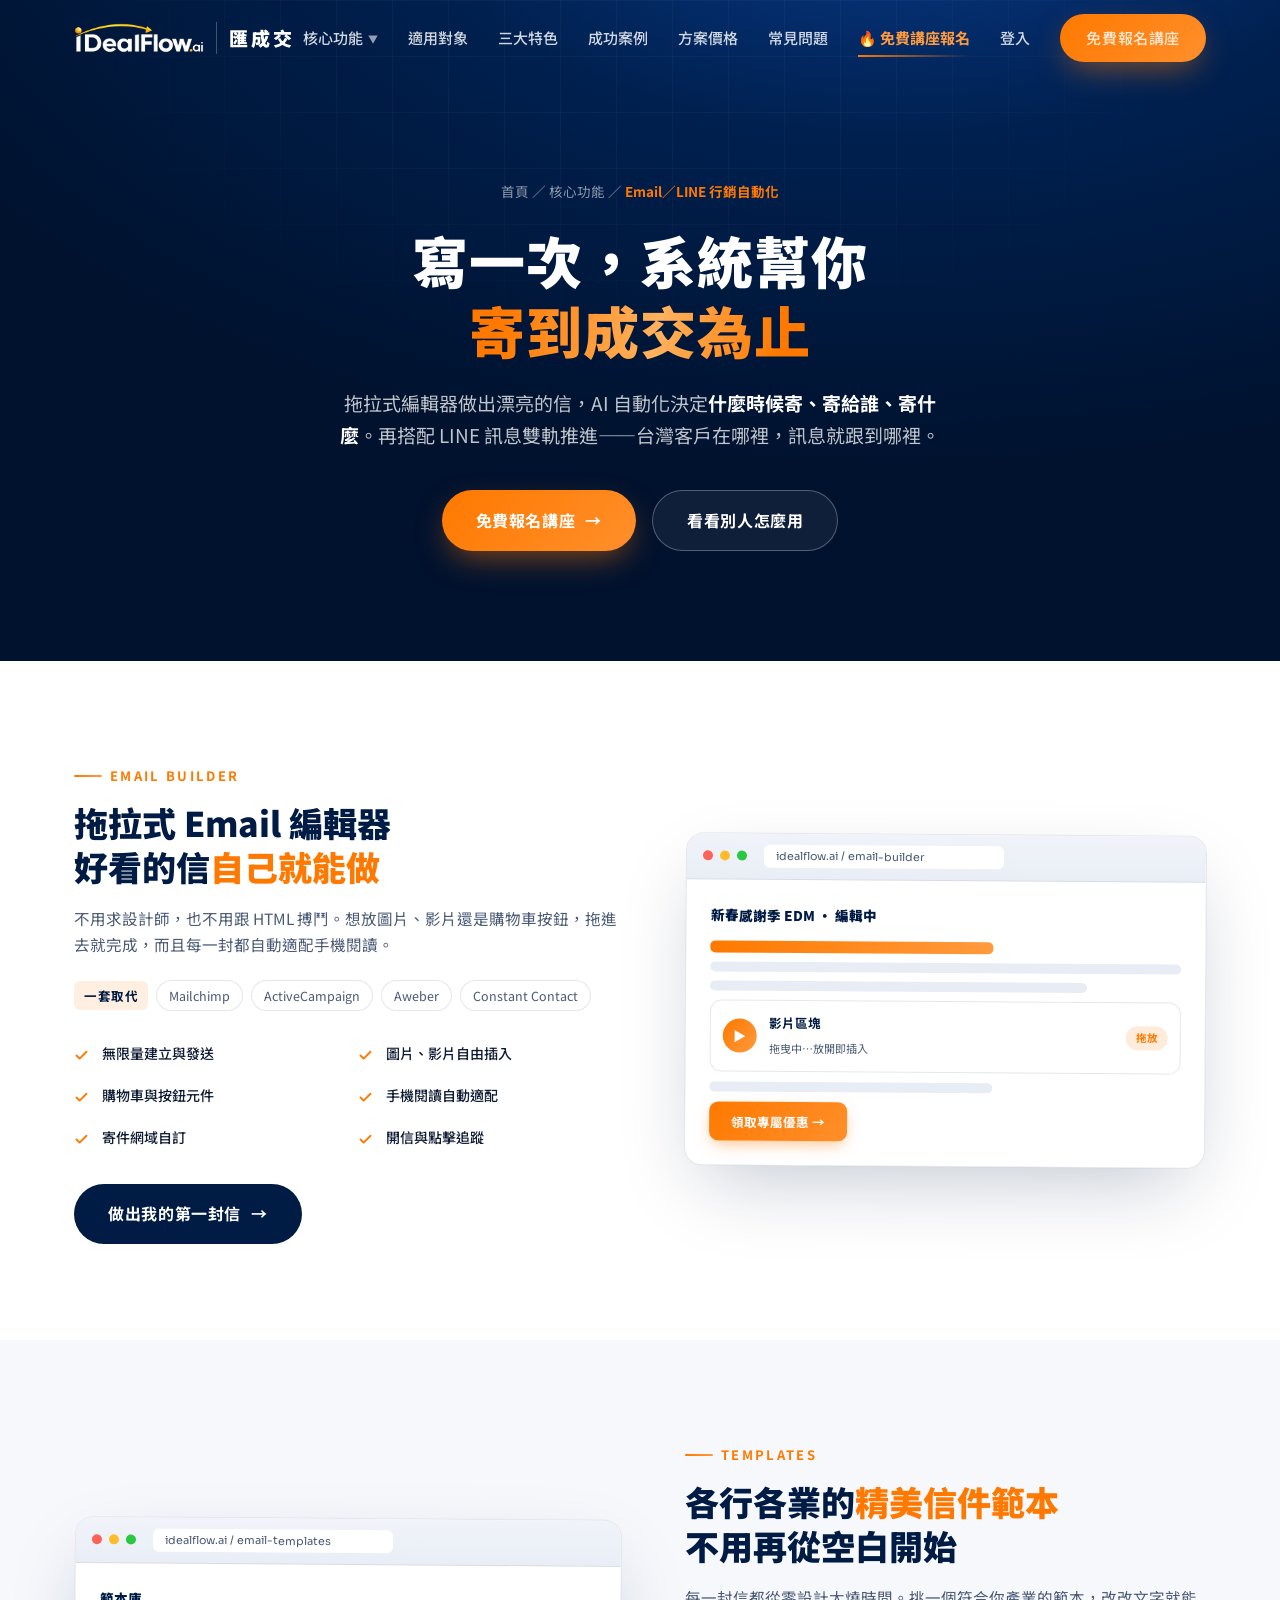
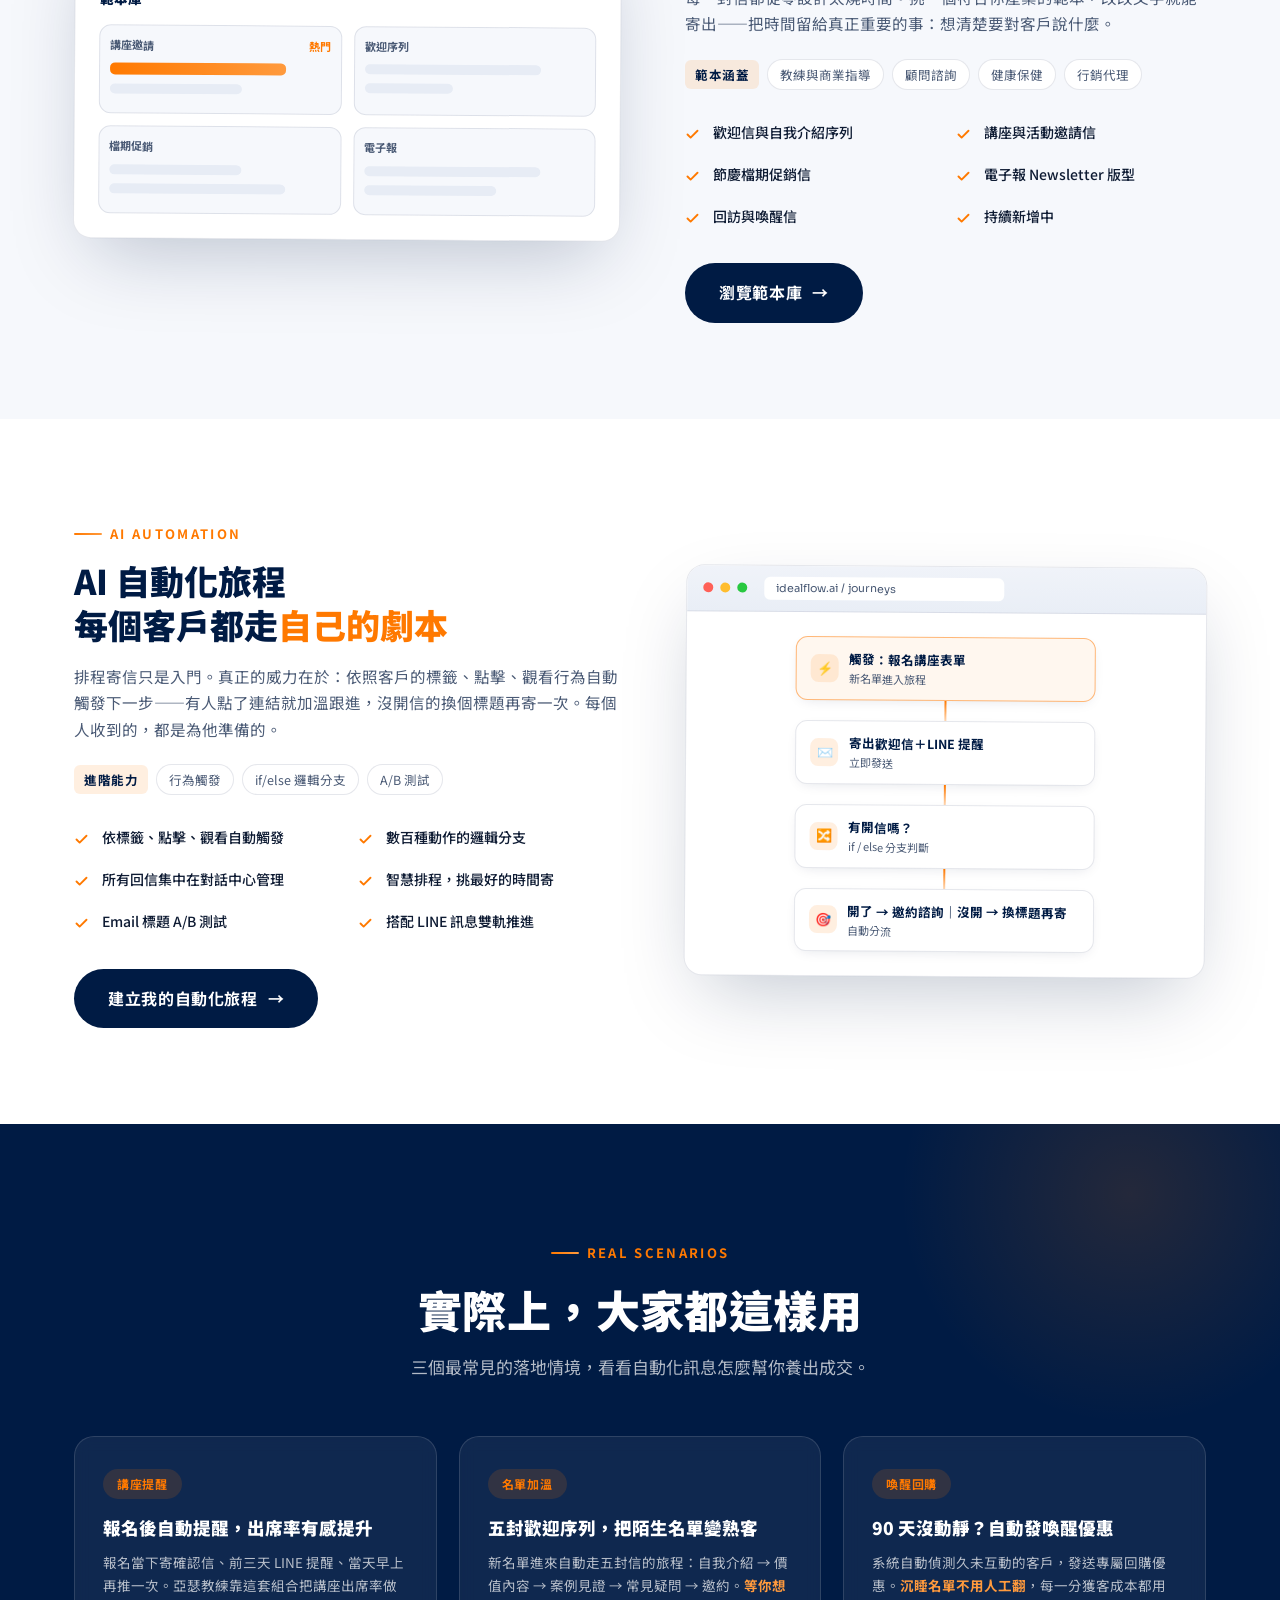
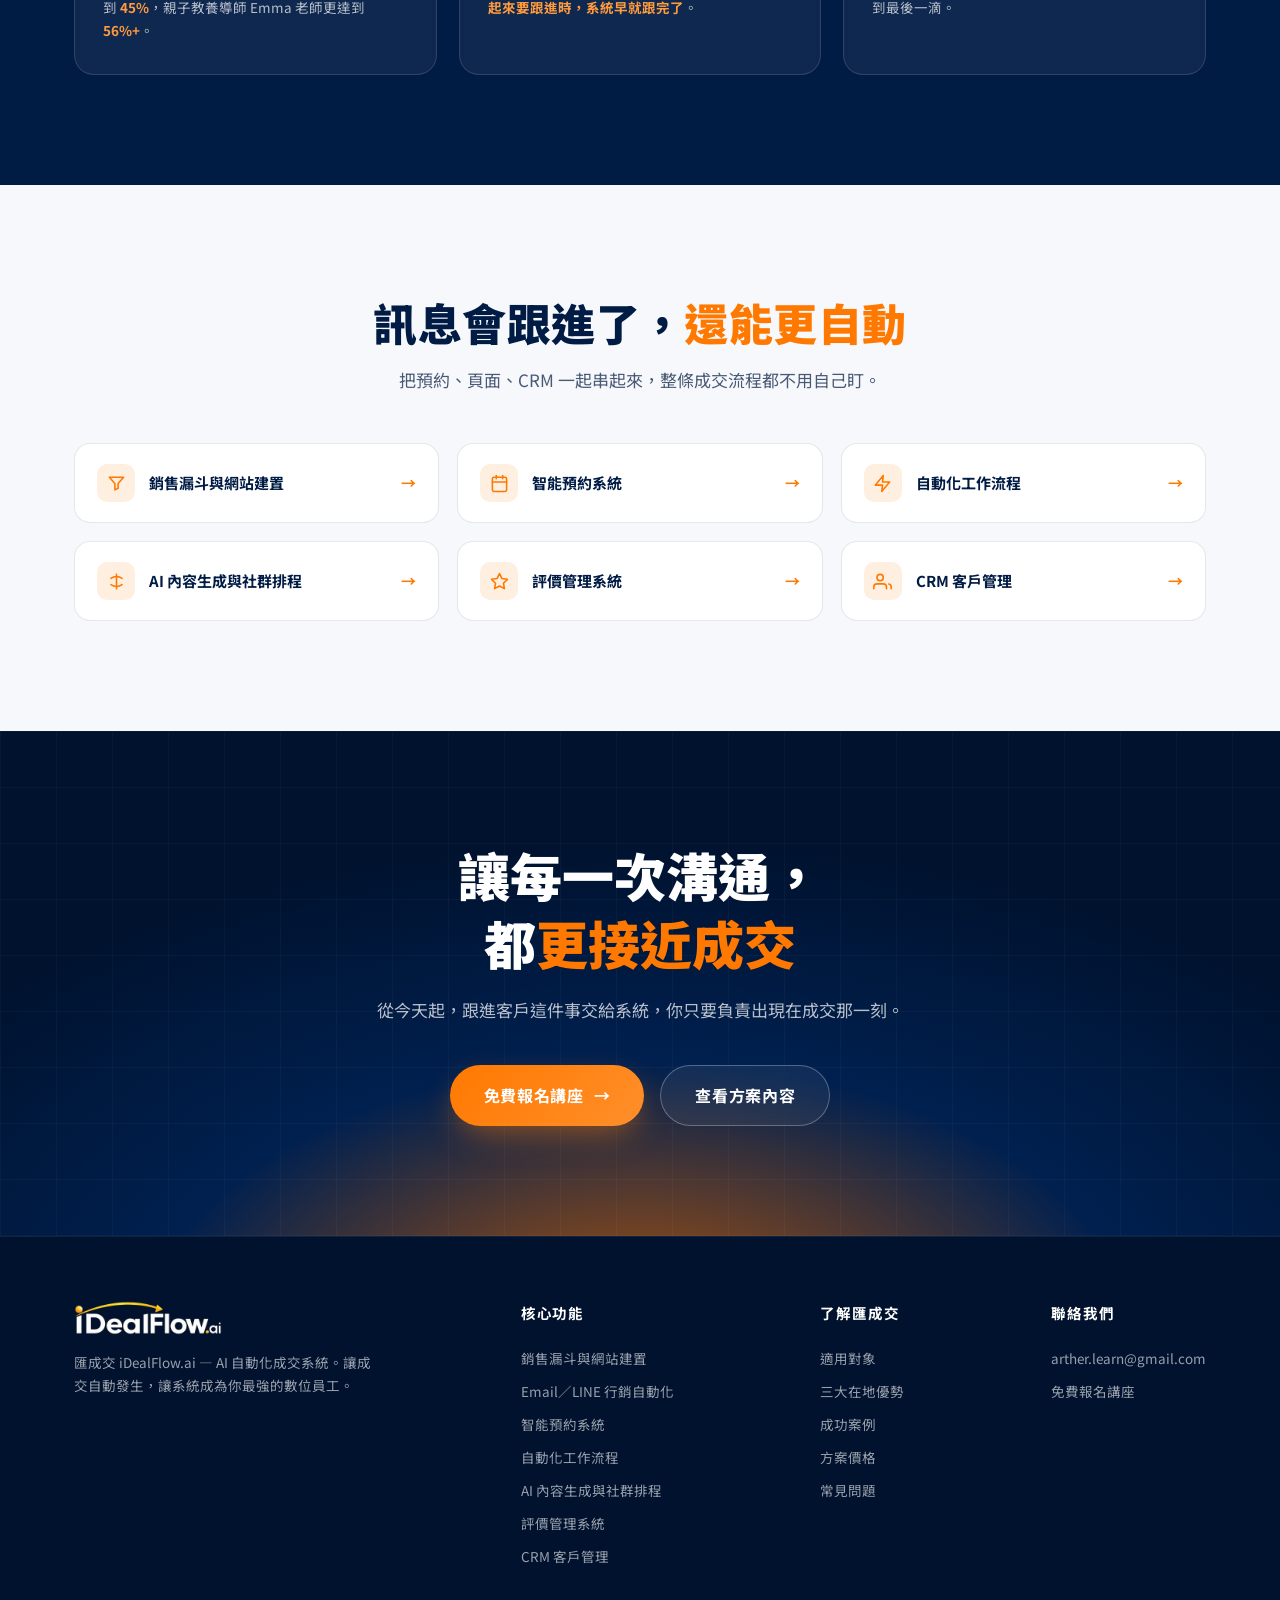
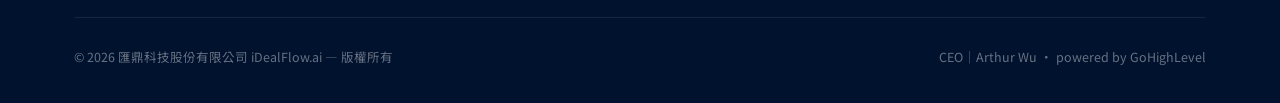
<file: email.html>
<!DOCTYPE html>
<html lang="zh-Hant">
<head>
<meta charset="UTF-8">
<meta name="viewport" content="width=device-width, initial-scale=1.0">
<title>Email／LINE 行銷自動化｜匯成交 iDealFlow.ai</title>
<meta name="description" content="寫一次，系統幫你寄到成交為止。拖拉式 Email 編輯器、精美範本、AI 自動化旅程與 LINE 雙軌推進，一次取代 Mailchimp、ActiveCampaign 等工具。">
<link rel="preconnect" href="https://fonts.googleapis.com">
<link rel="preconnect" href="https://fonts.gstatic.com" crossorigin>
<link href="https://fonts.googleapis.com/css2?family=Noto+Sans+TC:wght@400;500;700;900&family=Sora:wght@400;600;700;800&display=swap" rel="stylesheet">
<link rel="stylesheet" href="assets/style.css">
</head>
<body>

<header class="nav" id="nav">
  <div class="wrap nav-inner">
    <a class="brand" href="index.html" aria-label="匯成交 iDealFlow.ai">
      <img class="logo-img" src="assets/logo-full.png" alt="iDealFlow.ai">
      <span class="zh">匯成交</span>
    </a>
    <nav class="nav-links" id="navLinks">
      <div class="dd">
        <a class="dd-trigger" href="index.html#features">核心功能 <span class="caret">▼</span></a>
        <div class="dd-menu">
          <a href="funnel.html"><span class="di"><svg viewBox="0 0 24 24"><path d="M3 4h18l-7 8v6l-4 2v-8L3 4z"/></svg></span>銷售漏斗與網站建置</a>
          <a href="email.html"><span class="di"><svg viewBox="0 0 24 24"><rect x="2" y="4" width="20" height="16" rx="2"/><path d="m22 7-10 5L2 7"/></svg></span>Email／LINE 行銷自動化</a>
          <a href="calendar.html"><span class="di"><svg viewBox="0 0 24 24"><rect x="3" y="4" width="18" height="18" rx="2"/><path d="M16 2v4"/><path d="M8 2v4"/><path d="M3 10h18"/></svg></span>智能預約系統</a>
          <a href="automation.html"><span class="di"><svg viewBox="0 0 24 24"><path d="M13 2 3 14h9l-1 8 10-12h-9l1-8z"/></svg></span>自動化工作流程</a>
          <a href="ai-content.html"><span class="di"><svg viewBox="0 0 24 24"><path d="M12 3v18"/><path d="M5 8c4-3 10-3 14 0"/><path d="M5 16c4 3 10 3 14 0"/></svg></span>AI 內容生成與社群排程</a>
          <a href="reputation.html"><span class="di"><svg viewBox="0 0 24 24"><path d="m12 2 3.09 6.26L22 9.27l-5 4.87 1.18 6.88L12 17.77l-6.18 3.25L7 14.14 2 9.27l6.91-1.01L12 2z"/></svg></span>評價管理系統</a>
          <a href="crm.html"><span class="di"><svg viewBox="0 0 24 24"><path d="M17 21v-2a4 4 0 0 0-4-4H5a4 4 0 0 0-4 4v2"/><circle cx="9" cy="7" r="4"/><path d="M23 21v-2a4 4 0 0 0-3-3.87"/></svg></span>CRM 客戶管理</a>
          <a class="dd-all" href="index.html#features">查看全部八大功能 →</a>
        </div>
      </div>
      <a href="index.html#audience">適用對象</a>
      <a href="index.html#three">三大特色</a>
      <a href="index.html#cases">成功案例</a>
      <a href="index.html#pricing">方案價格</a>
      <a href="index.html#faq">常見問題</a>
      <a class="nav-hot" href="booking.html">🔥 免費講座報名</a>
      <a class="nav-login" href="https://app.idealflow.ai" target="_blank" rel="noopener">登入</a>
      <a class="btn btn-primary nav-cta" href="booking.html">免費報名講座</a>
    </nav>
    <button class="nav-toggle" id="navToggle" aria-label="選單"><span></span><span></span><span></span></button>
  </div>
</header>

<section class="subhero">
  <div class="wrap">
    <p class="crumb reveal"><a href="index.html">首頁</a> ／ <a href="index.html#features">核心功能</a> ／ <b>Email／LINE 行銷自動化</b></p>
    <h1 class="reveal d1">寫一次，系統幫你<br><span class="grad">寄到成交為止</span></h1>
    <p class="sub reveal d2">拖拉式編輯器做出漂亮的信，AI 自動化決定<strong>什麼時候寄、寄給誰、寄什麼</strong>。再搭配 LINE 訊息雙軌推進——台灣客戶在哪裡，訊息就跟到哪裡。</p>
    <div class="hero-ctas reveal d3">
      <a class="btn btn-primary" href="booking.html">免費報名講座 <span class="arr">→</span></a>
      <a class="btn btn-ghost" href="index.html#cases">看看別人怎麼用</a>
    </div>
  </div>
</section>

<!-- 區塊一：編輯器 -->
<div class="fblock">
  <div class="wrap fb-grid">
    <div class="fb-txt reveal">
      <div class="eyebrow">EMAIL BUILDER</div>
      <h3>拖拉式 Email 編輯器<br>好看的信<em>自己就能做</em></h3>
      <p>不用求設計師，也不用跟 HTML 搏鬥。想放圖片、影片還是購物車按鈕，拖進去就完成，而且每一封都自動適配手機閱讀。</p>
      <div class="replaces">
        <span class="rlabel">一套取代</span>
        <span class="rchip">Mailchimp</span><span class="rchip">ActiveCampaign</span><span class="rchip">Aweber</span><span class="rchip">Constant Contact</span>
      </div>
      <ul class="checklist">
        <li>無限量建立與發送</li>
        <li>圖片、影片自由插入</li>
        <li>購物車與按鈕元件</li>
        <li>手機閱讀自動適配</li>
        <li>寄件網域自訂</li>
        <li>開信與點擊追蹤</li>
      </ul>
      <div class="fb-cta"><a class="btn btn-navy" href="booking.html">做出我的第一封信 <span class="arr">→</span></a></div>
    </div>
    <div class="fb-vis reveal d1">
      <div class="mock">
        <div class="mock-bar"><i></i><i></i><i></i><span>idealflow.ai / email-builder</span></div>
        <div class="mock-pad">
          <div class="m-title">新春感謝季 EDM · 編輯中</div>
          <div class="m-line hi w60"></div>
          <div class="m-line"></div>
          <div class="m-line w80"></div>
          <div class="m-row"><div class="m-av o">▶</div><div class="mi"><b>影片區塊</b><span>拖曳中…放開即插入</span></div><span class="m-tag hot">拖放</span></div>
          <div class="m-line w60"></div>
          <div style="margin-top:10px"><span class="m-btn">領取專屬優惠 →</span></div>
        </div>
      </div>
    </div>
  </div>
</div>

<!-- 區塊二：範本 -->
<div class="fblock">
  <div class="wrap fb-grid rev">
    <div class="fb-txt reveal">
      <div class="eyebrow">TEMPLATES</div>
      <h3>各行各業的<em>精美信件範本</em><br>不用再從空白開始</h3>
      <p>每一封信都從零設計太燒時間。挑一個符合你產業的範本，改改文字就能寄出——把時間留給真正重要的事：想清楚要對客戶說什麼。</p>
      <div class="replaces">
        <span class="rlabel">範本涵蓋</span>
        <span class="rchip">教練與商業指導</span><span class="rchip">顧問諮詢</span><span class="rchip">健康保健</span><span class="rchip">行銷代理</span>
      </div>
      <ul class="checklist">
        <li>歡迎信與自我介紹序列</li>
        <li>講座與活動邀請信</li>
        <li>節慶檔期促銷信</li>
        <li>電子報 Newsletter 版型</li>
        <li>回訪與喚醒信</li>
        <li>持續新增中</li>
      </ul>
      <div class="fb-cta"><a class="btn btn-navy" href="booking.html">瀏覽範本庫 <span class="arr">→</span></a></div>
    </div>
    <div class="fb-vis reveal d1">
      <div class="mock">
        <div class="mock-bar"><i></i><i></i><i></i><span>idealflow.ai / email-templates</span></div>
        <div class="mock-pad">
          <div class="m-title">範本庫</div>
          <div class="m-grid2">
            <div class="m-col"><h6>講座邀請 <b>熱門</b></h6><div class="m-line hi w80"></div><div class="m-line w60"></div></div>
            <div class="m-col"><h6>歡迎序列</h6><div class="m-line w80"></div><div class="m-line w40"></div></div>
            <div class="m-col"><h6>檔期促銷</h6><div class="m-line w60"></div><div class="m-line w80"></div></div>
            <div class="m-col"><h6>電子報</h6><div class="m-line w80"></div><div class="m-line w60"></div></div>
          </div>
        </div>
      </div>
    </div>
  </div>
</div>

<!-- 區塊三：AI 自動化 -->
<div class="fblock">
  <div class="wrap fb-grid">
    <div class="fb-txt reveal">
      <div class="eyebrow">AI AUTOMATION</div>
      <h3>AI 自動化旅程<br>每個客戶都走<em>自己的劇本</em></h3>
      <p>排程寄信只是入門。真正的威力在於：依照客戶的標籤、點擊、觀看行為自動觸發下一步——有人點了連結就加溫跟進，沒開信的換個標題再寄一次。每個人收到的，都是為他準備的。</p>
      <div class="replaces">
        <span class="rlabel">進階能力</span>
        <span class="rchip">行為觸發</span><span class="rchip">if/else 邏輯分支</span><span class="rchip">A/B 測試</span>
      </div>
      <ul class="checklist">
        <li>依標籤、點擊、觀看自動觸發</li>
        <li>數百種動作的邏輯分支</li>
        <li>所有回信集中在對話中心管理</li>
        <li>智慧排程，挑最好的時間寄</li>
        <li>Email 標題 A/B 測試</li>
        <li>搭配 LINE 訊息雙軌推進</li>
      </ul>
      <div class="fb-cta"><a class="btn btn-navy" href="booking.html">建立我的自動化旅程 <span class="arr">→</span></a></div>
    </div>
    <div class="fb-vis reveal d1">
      <div class="mock">
        <div class="mock-bar"><i></i><i></i><i></i><span>idealflow.ai / journeys</span></div>
        <div class="mock-pad">
          <div class="m-flow">
            <div class="m-node trigger"><span class="ni">⚡</span><span>觸發：報名講座表單<small>新名單進入旅程</small></span></div>
            <div class="m-link"></div>
            <div class="m-node"><span class="ni">✉️</span><span>寄出歡迎信＋LINE 提醒<small>立即發送</small></span></div>
            <div class="m-link"></div>
            <div class="m-node"><span class="ni">🔀</span><span>有開信嗎？<small>if / else 分支判斷</small></span></div>
            <div class="m-link"></div>
            <div class="m-node"><span class="ni">🎯</span><span>開了 → 邀約諮詢｜沒開 → 換標題再寄<small>自動分流</small></span></div>
          </div>
        </div>
      </div>
    </div>
  </div>
</div>

<!-- 情境案例 -->
<section class="usecases">
  <div class="wrap">
    <div class="center reveal">
      <div class="eyebrow" style="justify-content:center">REAL SCENARIOS</div>
      <h2 class="h2">實際上，大家都這樣用</h2>
      <p class="lead">三個最常見的落地情境，看看自動化訊息怎麼幫你養出成交。</p>
    </div>
    <div class="ugrid">
      <div class="ucard reveal">
        <span class="utag">講座提醒</span>
        <h4>報名後自動提醒，出席率有感提升</h4>
        <p>報名當下寄確認信、前三天 LINE 提醒、當天早上再推一次。亞瑟教練靠這套組合把講座出席率做到 <b>45%</b>，親子教養導師 Emma 老師更達到 <b>56%+</b>。</p>
      </div>
      <div class="ucard reveal d1">
        <span class="utag">名單加溫</span>
        <h4>五封歡迎序列，把陌生名單變熟客</h4>
        <p>新名單進來自動走五封信的旅程：自我介紹 → 價值內容 → 案例見證 → 常見疑問 → 邀約。<b>等你想起來要跟進時，系統早就跟完了</b>。</p>
      </div>
      <div class="ucard reveal d2">
        <span class="utag">喚醒回購</span>
        <h4>90 天沒動靜？自動發喚醒優惠</h4>
        <p>系統自動偵測久未互動的客戶，發送專屬回購優惠。<b>沉睡名單不用人工翻</b>，每一分獲客成本都用到最後一滴。</p>
      </div>
    </div>
  </div>
</section>

<!-- 其他功能 -->
<section class="morefeat">
  <div class="wrap">
    <div class="center reveal">
      <h2 class="h2">訊息會跟進了，<em>還能更自動</em></h2>
      <p class="lead">把預約、頁面、CRM 一起串起來，整條成交流程都不用自己盯。</p>
    </div>
    <div class="mf-grid reveal">
      <a class="mf-card" href="funnel.html"><span class="di"><svg viewBox="0 0 24 24"><path d="M3 4h18l-7 8v6l-4 2v-8L3 4z"/></svg></span>銷售漏斗與網站建置<span class="arr">→</span></a>
      <a class="mf-card" href="calendar.html"><span class="di"><svg viewBox="0 0 24 24"><rect x="3" y="4" width="18" height="18" rx="2"/><path d="M16 2v4"/><path d="M8 2v4"/><path d="M3 10h18"/></svg></span>智能預約系統<span class="arr">→</span></a>
      <a class="mf-card" href="automation.html"><span class="di"><svg viewBox="0 0 24 24"><path d="M13 2 3 14h9l-1 8 10-12h-9l1-8z"/></svg></span>自動化工作流程<span class="arr">→</span></a>
      <a class="mf-card" href="ai-content.html"><span class="di"><svg viewBox="0 0 24 24"><path d="M12 3v18"/><path d="M5 8c4-3 10-3 14 0"/><path d="M5 16c4 3 10 3 14 0"/></svg></span>AI 內容生成與社群排程<span class="arr">→</span></a>
      <a class="mf-card" href="reputation.html"><span class="di"><svg viewBox="0 0 24 24"><path d="m12 2 3.09 6.26L22 9.27l-5 4.87 1.18 6.88L12 17.77l-6.18 3.25L7 14.14 2 9.27l6.91-1.01L12 2z"/></svg></span>評價管理系統<span class="arr">→</span></a>
      <a class="mf-card" href="crm.html"><span class="di"><svg viewBox="0 0 24 24"><path d="M17 21v-2a4 4 0 0 0-4-4H5a4 4 0 0 0-4 4v2"/><circle cx="9" cy="7" r="4"/><path d="M23 21v-2a4 4 0 0 0-3-3.87"/></svg></span>CRM 客戶管理<span class="arr">→</span></a>
    </div>
  </div>
</section>

<section class="final">
  <div class="wrap">
    <h2 class="reveal">讓每一次溝通，<br>都<span>更接近成交</span></h2>
    <p class="reveal d1">從今天起，跟進客戶這件事交給系統，你只要負責出現在成交那一刻。</p>
    <div class="hero-ctas reveal d2">
      <a class="btn btn-primary" href="booking.html">免費報名講座 <span class="arr">→</span></a>
      <a class="btn btn-ghost" href="index.html#pricing">查看方案內容</a>
    </div>
  </div>
</section>

<footer>
  <div class="wrap">
    <div class="foot-top">
      <div class="foot-brand">
        <img class="logo-img" src="assets/logo-full.png" alt="iDealFlow.ai">
        <p>匯成交 iDealFlow.ai — AI 自動化成交系統。讓成交自動發生，讓系統成為你最強的數位員工。</p>
      </div>
      <div class="foot-col">
        <h6>核心功能</h6>
        <a href="funnel.html">銷售漏斗與網站建置</a>
        <a href="email.html">Email／LINE 行銷自動化</a>
        <a href="calendar.html">智能預約系統</a>
        <a href="automation.html">自動化工作流程</a>
        <a href="ai-content.html">AI 內容生成與社群排程</a>
        <a href="reputation.html">評價管理系統</a>
        <a href="crm.html">CRM 客戶管理</a>
      </div>
      <div class="foot-col">
        <h6>了解匯成交</h6>
        <a href="index.html#audience">適用對象</a>
        <a href="index.html#three">三大在地優勢</a>
        <a href="index.html#cases">成功案例</a>
        <a href="index.html#pricing">方案價格</a>
        <a href="index.html#faq">常見問題</a>
      </div>
      <div class="foot-col">
        <h6>聯絡我們</h6>
        <a href="mailto:arther.learn@gmail.com">arther.learn@gmail.com</a>
        <a href="booking.html">免費報名講座</a>
      </div>
    </div>
    <div class="foot-bottom">
      <span>© 2026 匯鼎科技股份有限公司 iDealFlow.ai — 版權所有</span>
      <span>CEO｜Arthur Wu · powered by GoHighLevel</span>
    </div>
  </div>
</footer>

<script src="assets/site.js"></script>
</body>
</html>
</file>
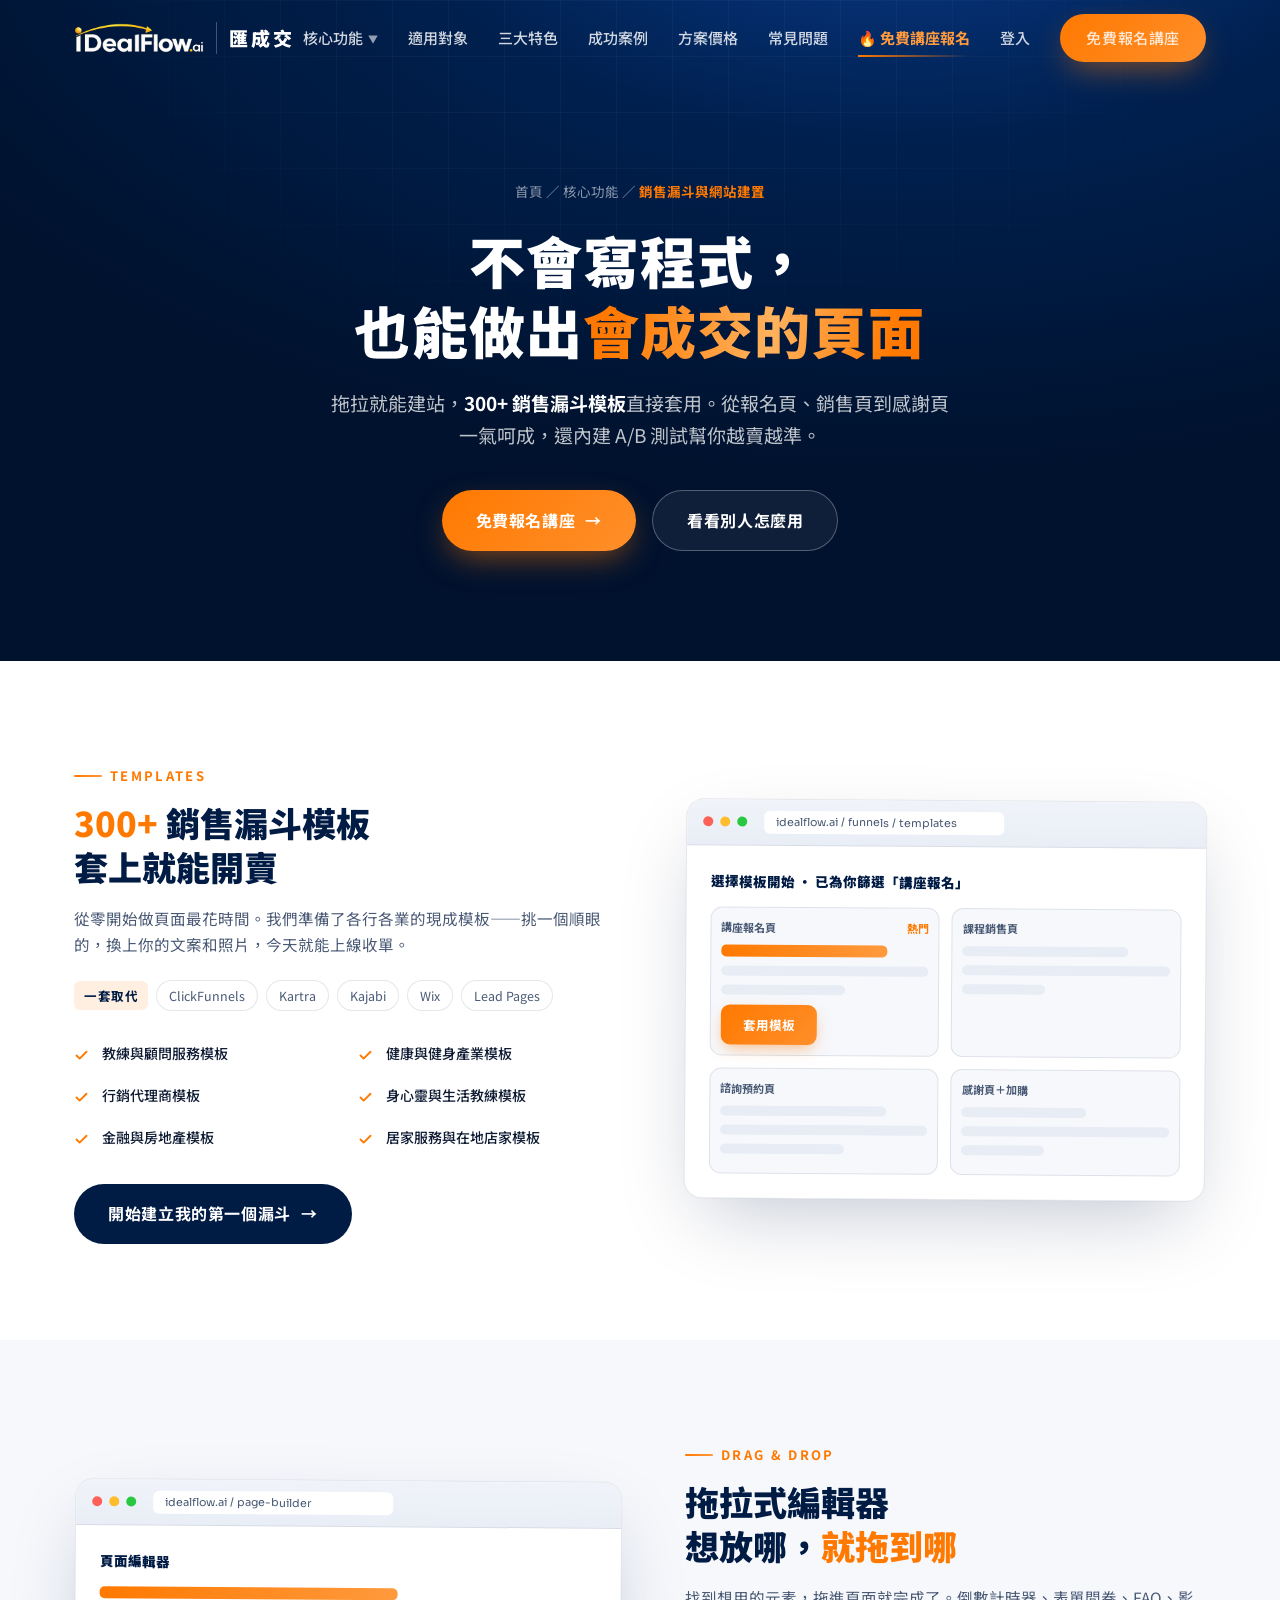
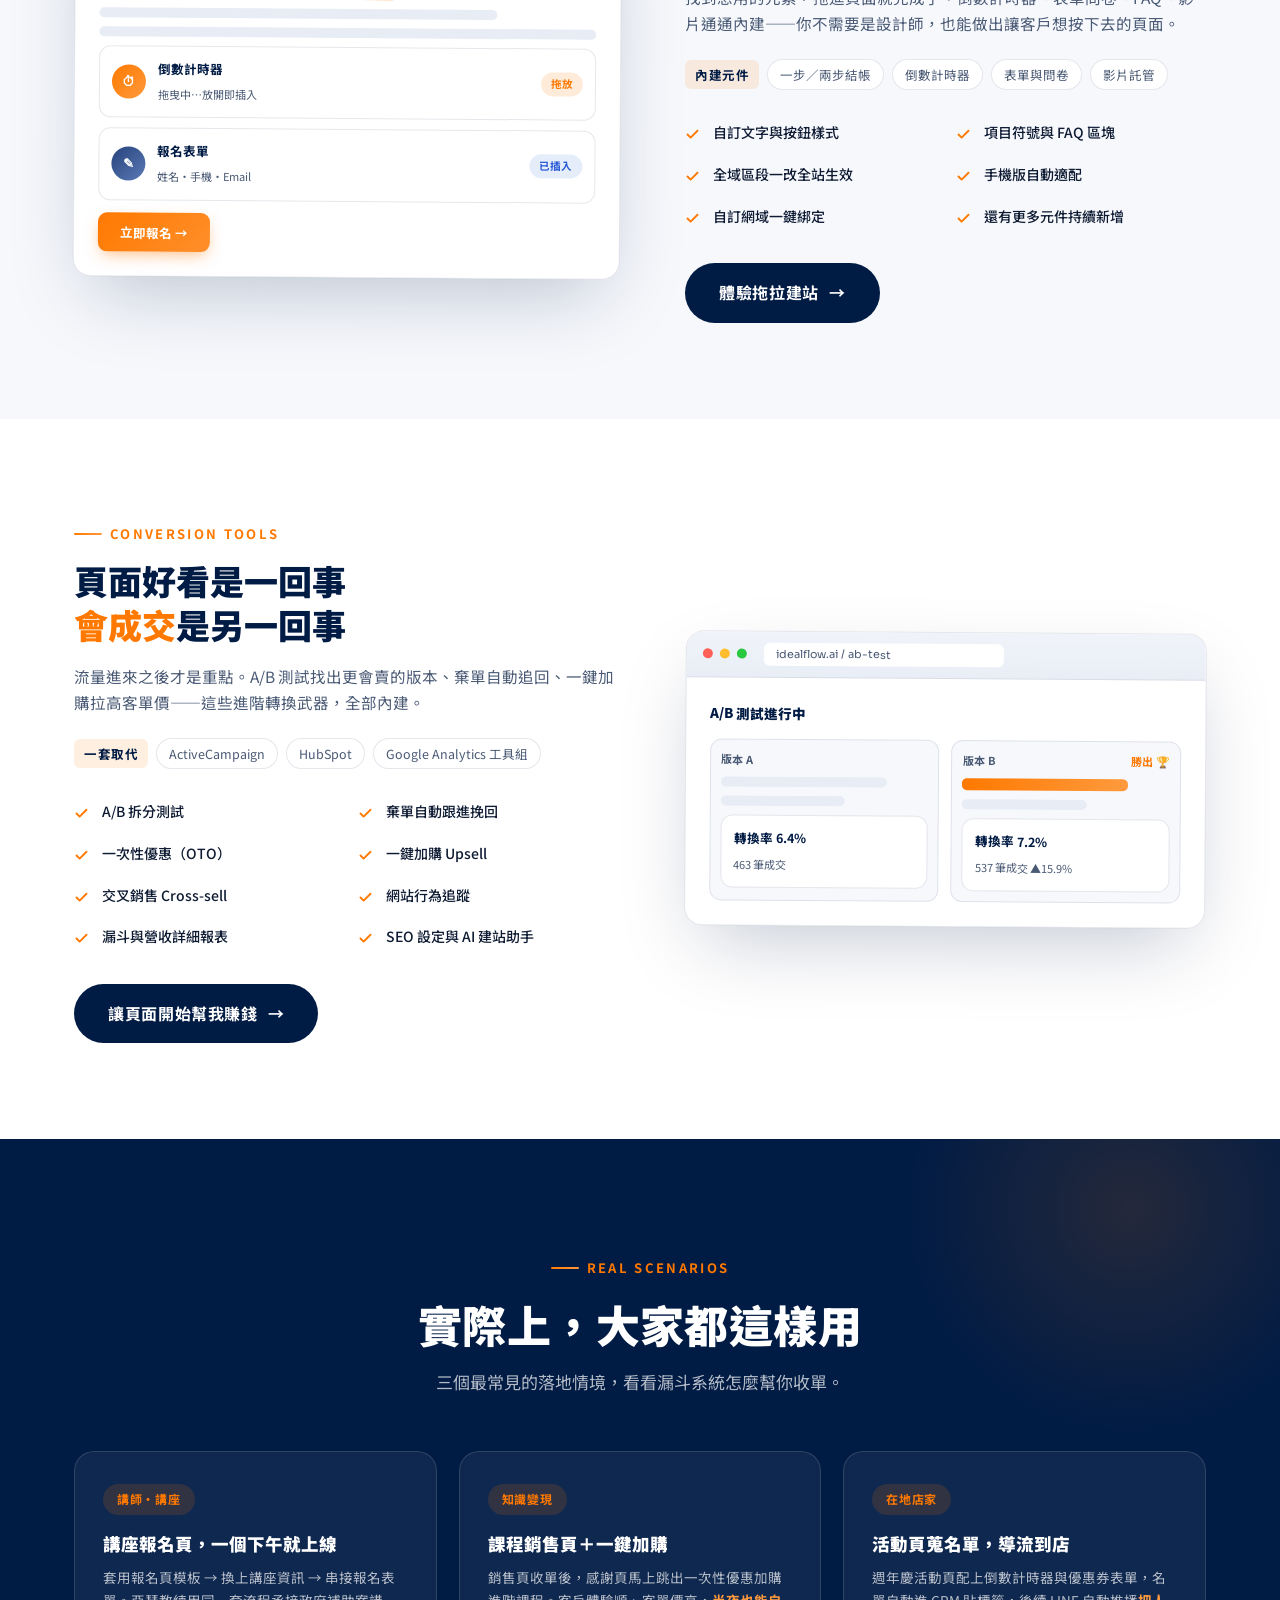
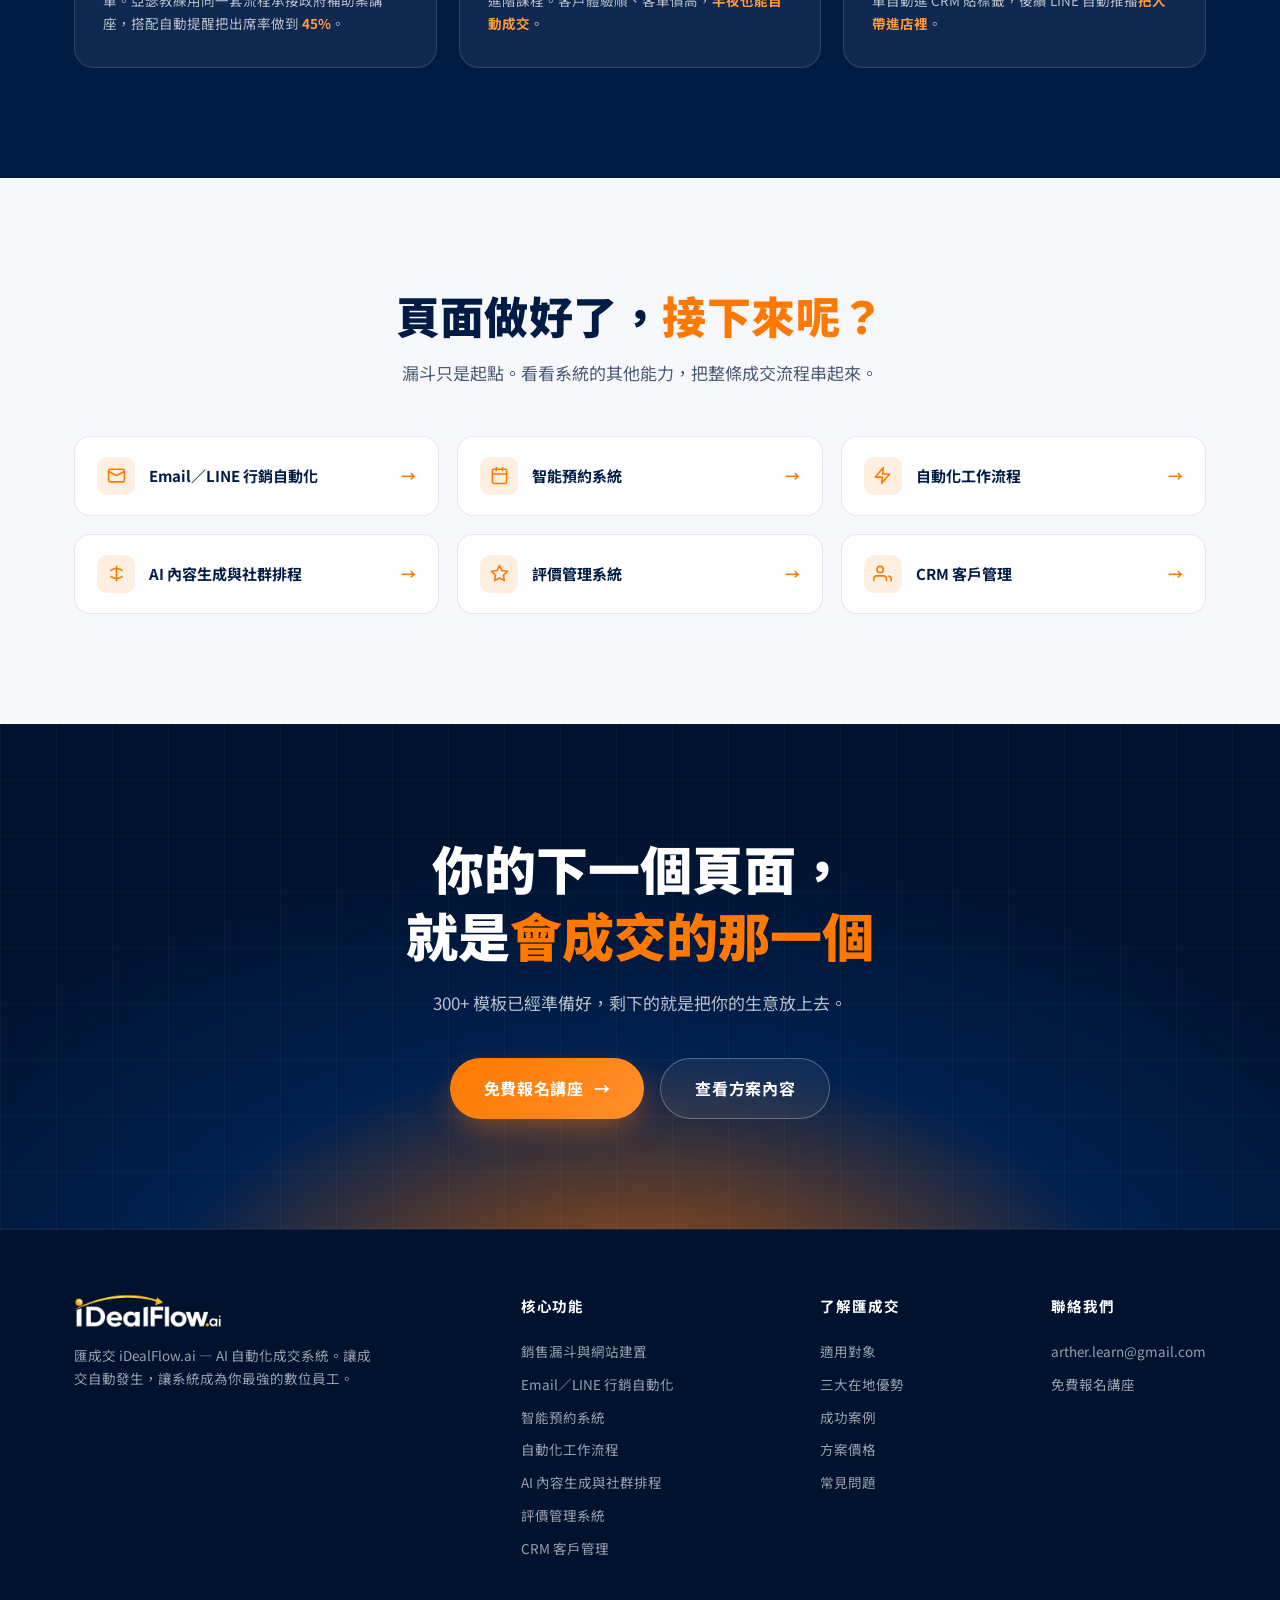
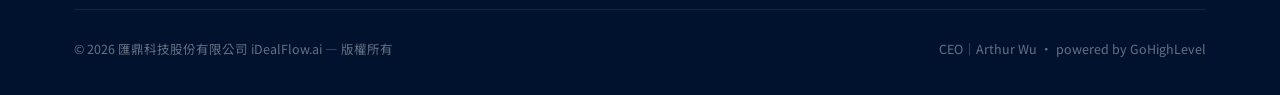
<file: funnel.html>
<!DOCTYPE html>
<html lang="zh-Hant">
<head>
<meta charset="UTF-8">
<meta name="viewport" content="width=device-width, initial-scale=1.0">
<title>銷售漏斗與網站建置｜匯成交 iDealFlow.ai</title>
<meta name="description" content="不會寫程式也能做出會成交的頁面。300+ 銷售漏斗模板、拖拉式編輯器、A/B 測試與漏斗分析，一次取代 ClickFunnels、Wix 等多套工具。">
<link rel="preconnect" href="https://fonts.googleapis.com">
<link rel="preconnect" href="https://fonts.gstatic.com" crossorigin>
<link href="https://fonts.googleapis.com/css2?family=Noto+Sans+TC:wght@400;500;700;900&family=Sora:wght@400;600;700;800&display=swap" rel="stylesheet">
<link rel="stylesheet" href="assets/style.css">
</head>
<body>

<header class="nav" id="nav">
  <div class="wrap nav-inner">
    <a class="brand" href="index.html" aria-label="匯成交 iDealFlow.ai">
      <img class="logo-img" src="assets/logo-full.png" alt="iDealFlow.ai">
      <span class="zh">匯成交</span>
    </a>
    <nav class="nav-links" id="navLinks">
      <div class="dd">
        <a class="dd-trigger" href="index.html#features">核心功能 <span class="caret">▼</span></a>
        <div class="dd-menu">
          <a href="funnel.html"><span class="di"><svg viewBox="0 0 24 24"><path d="M3 4h18l-7 8v6l-4 2v-8L3 4z"/></svg></span>銷售漏斗與網站建置</a>
          <a href="email.html"><span class="di"><svg viewBox="0 0 24 24"><rect x="2" y="4" width="20" height="16" rx="2"/><path d="m22 7-10 5L2 7"/></svg></span>Email／LINE 行銷自動化</a>
          <a href="calendar.html"><span class="di"><svg viewBox="0 0 24 24"><rect x="3" y="4" width="18" height="18" rx="2"/><path d="M16 2v4"/><path d="M8 2v4"/><path d="M3 10h18"/></svg></span>智能預約系統</a>
          <a href="automation.html"><span class="di"><svg viewBox="0 0 24 24"><path d="M13 2 3 14h9l-1 8 10-12h-9l1-8z"/></svg></span>自動化工作流程</a>
          <a href="ai-content.html"><span class="di"><svg viewBox="0 0 24 24"><path d="M12 3v18"/><path d="M5 8c4-3 10-3 14 0"/><path d="M5 16c4 3 10 3 14 0"/></svg></span>AI 內容生成與社群排程</a>
          <a href="reputation.html"><span class="di"><svg viewBox="0 0 24 24"><path d="m12 2 3.09 6.26L22 9.27l-5 4.87 1.18 6.88L12 17.77l-6.18 3.25L7 14.14 2 9.27l6.91-1.01L12 2z"/></svg></span>評價管理系統</a>
          <a href="crm.html"><span class="di"><svg viewBox="0 0 24 24"><path d="M17 21v-2a4 4 0 0 0-4-4H5a4 4 0 0 0-4 4v2"/><circle cx="9" cy="7" r="4"/><path d="M23 21v-2a4 4 0 0 0-3-3.87"/></svg></span>CRM 客戶管理</a>
          <a class="dd-all" href="index.html#features">查看全部八大功能 →</a>
        </div>
      </div>
      <a href="index.html#audience">適用對象</a>
      <a href="index.html#three">三大特色</a>
      <a href="index.html#cases">成功案例</a>
      <a href="index.html#pricing">方案價格</a>
      <a href="index.html#faq">常見問題</a>
      <a class="nav-hot" href="booking.html">🔥 免費講座報名</a>
      <a class="nav-login" href="https://app.idealflow.ai" target="_blank" rel="noopener">登入</a>
      <a class="btn btn-primary nav-cta" href="booking.html">免費報名講座</a>
    </nav>
    <button class="nav-toggle" id="navToggle" aria-label="選單"><span></span><span></span><span></span></button>
  </div>
</header>

<!-- 子頁 Hero -->
<section class="subhero">
  <div class="wrap">
    <p class="crumb reveal"><a href="index.html">首頁</a> ／ <a href="index.html#features">核心功能</a> ／ <b>銷售漏斗與網站建置</b></p>
    <h1 class="reveal d1">不會寫程式，<br>也能做出<span class="grad">會成交的頁面</span></h1>
    <p class="sub reveal d2">拖拉就能建站，<strong>300+ 銷售漏斗模板</strong>直接套用。從報名頁、銷售頁到感謝頁一氣呵成，還內建 A/B 測試幫你越賣越準。</p>
    <div class="hero-ctas reveal d3">
      <a class="btn btn-primary" href="booking.html">免費報名講座 <span class="arr">→</span></a>
      <a class="btn btn-ghost" href="index.html#cases">看看別人怎麼用</a>
    </div>
  </div>
</section>

<!-- 區塊一：模板 -->
<div class="fblock">
  <div class="wrap fb-grid">
    <div class="fb-txt reveal">
      <div class="eyebrow">TEMPLATES</div>
      <h3><em>300+</em> 銷售漏斗模板<br>套上就能開賣</h3>
      <p>從零開始做頁面最花時間。我們準備了各行各業的現成模板——挑一個順眼的，換上你的文案和照片，今天就能上線收單。</p>
      <div class="replaces">
        <span class="rlabel">一套取代</span>
        <span class="rchip">ClickFunnels</span><span class="rchip">Kartra</span><span class="rchip">Kajabi</span><span class="rchip">Wix</span><span class="rchip">Lead Pages</span>
      </div>
      <ul class="checklist">
        <li>教練與顧問服務模板</li>
        <li>健康與健身產業模板</li>
        <li>行銷代理商模板</li>
        <li>身心靈與生活教練模板</li>
        <li>金融與房地產模板</li>
        <li>居家服務與在地店家模板</li>
      </ul>
      <div class="fb-cta"><a class="btn btn-navy" href="booking.html">開始建立我的第一個漏斗 <span class="arr">→</span></a></div>
    </div>
    <div class="fb-vis reveal d1">
      <div class="mock">
        <div class="mock-bar"><i></i><i></i><i></i><span>idealflow.ai / funnels / templates</span></div>
        <div class="mock-pad">
          <div class="m-title">選擇模板開始 · 已為你篩選「講座報名」</div>
          <div class="m-grid2">
            <div class="m-col"><h6>講座報名頁 <b>熱門</b></h6><div class="m-line hi w80"></div><div class="m-line"></div><div class="m-line w60"></div><div style="margin-top:10px"><span class="m-btn">套用模板</span></div></div>
            <div class="m-col"><h6>課程銷售頁</h6><div class="m-line w80"></div><div class="m-line"></div><div class="m-line w40"></div></div>
            <div class="m-col"><h6>諮詢預約頁</h6><div class="m-line w80"></div><div class="m-line"></div><div class="m-line w60"></div></div>
            <div class="m-col"><h6>感謝頁＋加購</h6><div class="m-line w60"></div><div class="m-line"></div><div class="m-line w40"></div></div>
          </div>
        </div>
      </div>
    </div>
  </div>
</div>

<!-- 區塊二：拖放編輯器 -->
<div class="fblock">
  <div class="wrap fb-grid rev">
    <div class="fb-txt reveal">
      <div class="eyebrow">DRAG &amp; DROP</div>
      <h3>拖拉式編輯器<br>想放哪，<em>就拖到哪</em></h3>
      <p>找到想用的元素，拖進頁面就完成了。倒數計時器、表單問卷、FAQ、影片通通內建——你不需要是設計師，也能做出讓客戶想按下去的頁面。</p>
      <div class="replaces">
        <span class="rlabel">內建元件</span>
        <span class="rchip">一步／兩步結帳</span><span class="rchip">倒數計時器</span><span class="rchip">表單與問卷</span><span class="rchip">影片託管</span>
      </div>
      <ul class="checklist">
        <li>自訂文字與按鈕樣式</li>
        <li>項目符號與 FAQ 區塊</li>
        <li>全域區段一改全站生效</li>
        <li>手機版自動適配</li>
        <li>自訂網域一鍵綁定</li>
        <li>還有更多元件持續新增</li>
      </ul>
      <div class="fb-cta"><a class="btn btn-navy" href="booking.html">體驗拖拉建站 <span class="arr">→</span></a></div>
    </div>
    <div class="fb-vis reveal d1">
      <div class="mock">
        <div class="mock-bar"><i></i><i></i><i></i><span>idealflow.ai / page-builder</span></div>
        <div class="mock-pad">
          <div class="m-title">頁面編輯器</div>
          <div class="m-line hi w60"></div>
          <div class="m-line w80"></div>
          <div class="m-line"></div>
          <div class="m-row"><div class="m-av o">⏱</div><div class="mi"><b>倒數計時器</b><span>拖曳中…放開即插入</span></div><span class="m-tag hot">拖放</span></div>
          <div class="m-row"><div class="m-av">✎</div><div class="mi"><b>報名表單</b><span>姓名・手機・Email</span></div><span class="m-tag info">已插入</span></div>
          <div style="margin-top:12px"><span class="m-btn">立即報名 →</span></div>
        </div>
      </div>
    </div>
  </div>
</div>

<!-- 區塊三：轉換工具 -->
<div class="fblock">
  <div class="wrap fb-grid">
    <div class="fb-txt reveal">
      <div class="eyebrow">CONVERSION TOOLS</div>
      <h3>頁面好看是一回事<br><em>會成交</em>是另一回事</h3>
      <p>流量進來之後才是重點。A/B 測試找出更會賣的版本、棄單自動追回、一鍵加購拉高客單價——這些進階轉換武器，全部內建。</p>
      <div class="replaces">
        <span class="rlabel">一套取代</span>
        <span class="rchip">ActiveCampaign</span><span class="rchip">HubSpot</span><span class="rchip">Google Analytics 工具組</span>
      </div>
      <ul class="checklist">
        <li>A/B 拆分測試</li>
        <li>棄單自動跟進挽回</li>
        <li>一次性優惠（OTO）</li>
        <li>一鍵加購 Upsell</li>
        <li>交叉銷售 Cross-sell</li>
        <li>網站行為追蹤</li>
        <li>漏斗與營收詳細報表</li>
        <li>SEO 設定與 AI 建站助手</li>
      </ul>
      <div class="fb-cta"><a class="btn btn-navy" href="booking.html">讓頁面開始幫我賺錢 <span class="arr">→</span></a></div>
    </div>
    <div class="fb-vis reveal d1">
      <div class="mock">
        <div class="mock-bar"><i></i><i></i><i></i><span>idealflow.ai / ab-test</span></div>
        <div class="mock-pad">
          <div class="m-title">A/B 測試進行中</div>
          <div class="m-grid2">
            <div class="m-col"><h6>版本 A</h6><div class="m-line w80"></div><div class="m-line w60"></div><div class="m-row" style="margin-top:8px;margin-bottom:0"><div class="mi"><b>轉換率 6.4%</b><span>463 筆成交</span></div></div></div>
            <div class="m-col"><h6>版本 B <b>勝出 🏆</b></h6><div class="m-line hi w80"></div><div class="m-line w60"></div><div class="m-row" style="margin-top:8px;margin-bottom:0"><div class="mi"><b>轉換率 7.2%</b><span>537 筆成交 ▲15.9%</span></div></div></div>
          </div>
        </div>
      </div>
    </div>
  </div>
</div>

<!-- 情境案例 -->
<section class="usecases">
  <div class="wrap">
    <div class="center reveal">
      <div class="eyebrow" style="justify-content:center">REAL SCENARIOS</div>
      <h2 class="h2">實際上，大家都這樣用</h2>
      <p class="lead">三個最常見的落地情境，看看漏斗系統怎麼幫你收單。</p>
    </div>
    <div class="ugrid">
      <div class="ucard reveal">
        <span class="utag">講師・講座</span>
        <h4>講座報名頁，一個下午就上線</h4>
        <p>套用報名頁模板 → 換上講座資訊 → 串接報名表單。亞瑟教練用同一套流程承接政府補助案講座，搭配自動提醒把出席率做到 <b>45%</b>。</p>
      </div>
      <div class="ucard reveal d1">
        <span class="utag">知識變現</span>
        <h4>課程銷售頁＋一鍵加購</h4>
        <p>銷售頁收單後，感謝頁馬上跳出一次性優惠加購進階課程。客戶體驗順、客單價高，<b>半夜也能自動成交</b>。</p>
      </div>
      <div class="ucard reveal d2">
        <span class="utag">在地店家</span>
        <h4>活動頁蒐名單，導流到店</h4>
        <p>週年慶活動頁配上倒數計時器與優惠券表單，名單自動進 CRM 貼標籤，後續 LINE 自動推播<b>把人帶進店裡</b>。</p>
      </div>
    </div>
  </div>
</section>

<!-- 其他功能 -->
<section class="morefeat">
  <div class="wrap">
    <div class="center reveal">
      <h2 class="h2">頁面做好了，<em>接下來呢？</em></h2>
      <p class="lead">漏斗只是起點。看看系統的其他能力，把整條成交流程串起來。</p>
    </div>
    <div class="mf-grid reveal">
      <a class="mf-card" href="email.html"><span class="di"><svg viewBox="0 0 24 24"><rect x="2" y="4" width="20" height="16" rx="2"/><path d="m22 7-10 5L2 7"/></svg></span>Email／LINE 行銷自動化<span class="arr">→</span></a>
      <a class="mf-card" href="calendar.html"><span class="di"><svg viewBox="0 0 24 24"><rect x="3" y="4" width="18" height="18" rx="2"/><path d="M16 2v4"/><path d="M8 2v4"/><path d="M3 10h18"/></svg></span>智能預約系統<span class="arr">→</span></a>
      <a class="mf-card" href="automation.html"><span class="di"><svg viewBox="0 0 24 24"><path d="M13 2 3 14h9l-1 8 10-12h-9l1-8z"/></svg></span>自動化工作流程<span class="arr">→</span></a>
      <a class="mf-card" href="ai-content.html"><span class="di"><svg viewBox="0 0 24 24"><path d="M12 3v18"/><path d="M5 8c4-3 10-3 14 0"/><path d="M5 16c4 3 10 3 14 0"/></svg></span>AI 內容生成與社群排程<span class="arr">→</span></a>
      <a class="mf-card" href="reputation.html"><span class="di"><svg viewBox="0 0 24 24"><path d="m12 2 3.09 6.26L22 9.27l-5 4.87 1.18 6.88L12 17.77l-6.18 3.25L7 14.14 2 9.27l6.91-1.01L12 2z"/></svg></span>評價管理系統<span class="arr">→</span></a>
      <a class="mf-card" href="crm.html"><span class="di"><svg viewBox="0 0 24 24"><path d="M17 21v-2a4 4 0 0 0-4-4H5a4 4 0 0 0-4 4v2"/><circle cx="9" cy="7" r="4"/><path d="M23 21v-2a4 4 0 0 0-3-3.87"/></svg></span>CRM 客戶管理<span class="arr">→</span></a>
    </div>
  </div>
</section>

<!-- 尾段 CTA -->
<section class="final">
  <div class="wrap">
    <h2 class="reveal">你的下一個頁面，<br>就是<span>會成交的那一個</span></h2>
    <p class="reveal d1">300+ 模板已經準備好，剩下的就是把你的生意放上去。</p>
    <div class="hero-ctas reveal d2">
      <a class="btn btn-primary" href="booking.html">免費報名講座 <span class="arr">→</span></a>
      <a class="btn btn-ghost" href="index.html#pricing">查看方案內容</a>
    </div>
  </div>
</section>

<footer>
  <div class="wrap">
    <div class="foot-top">
      <div class="foot-brand">
        <img class="logo-img" src="assets/logo-full.png" alt="iDealFlow.ai">
        <p>匯成交 iDealFlow.ai — AI 自動化成交系統。讓成交自動發生，讓系統成為你最強的數位員工。</p>
      </div>
      <div class="foot-col">
        <h6>核心功能</h6>
        <a href="funnel.html">銷售漏斗與網站建置</a>
        <a href="email.html">Email／LINE 行銷自動化</a>
        <a href="calendar.html">智能預約系統</a>
        <a href="automation.html">自動化工作流程</a>
        <a href="ai-content.html">AI 內容生成與社群排程</a>
        <a href="reputation.html">評價管理系統</a>
        <a href="crm.html">CRM 客戶管理</a>
      </div>
      <div class="foot-col">
        <h6>了解匯成交</h6>
        <a href="index.html#audience">適用對象</a>
        <a href="index.html#three">三大在地優勢</a>
        <a href="index.html#cases">成功案例</a>
        <a href="index.html#pricing">方案價格</a>
        <a href="index.html#faq">常見問題</a>
      </div>
      <div class="foot-col">
        <h6>聯絡我們</h6>
        <a href="mailto:arther.learn@gmail.com">arther.learn@gmail.com</a>
        <a href="booking.html">免費報名講座</a>
      </div>
    </div>
    <div class="foot-bottom">
      <span>© 2026 匯鼎科技股份有限公司 iDealFlow.ai — 版權所有</span>
      <span>CEO｜Arthur Wu · powered by GoHighLevel</span>
    </div>
  </div>
</footer>

<script src="assets/site.js"></script>
</body>
</html>
</file>
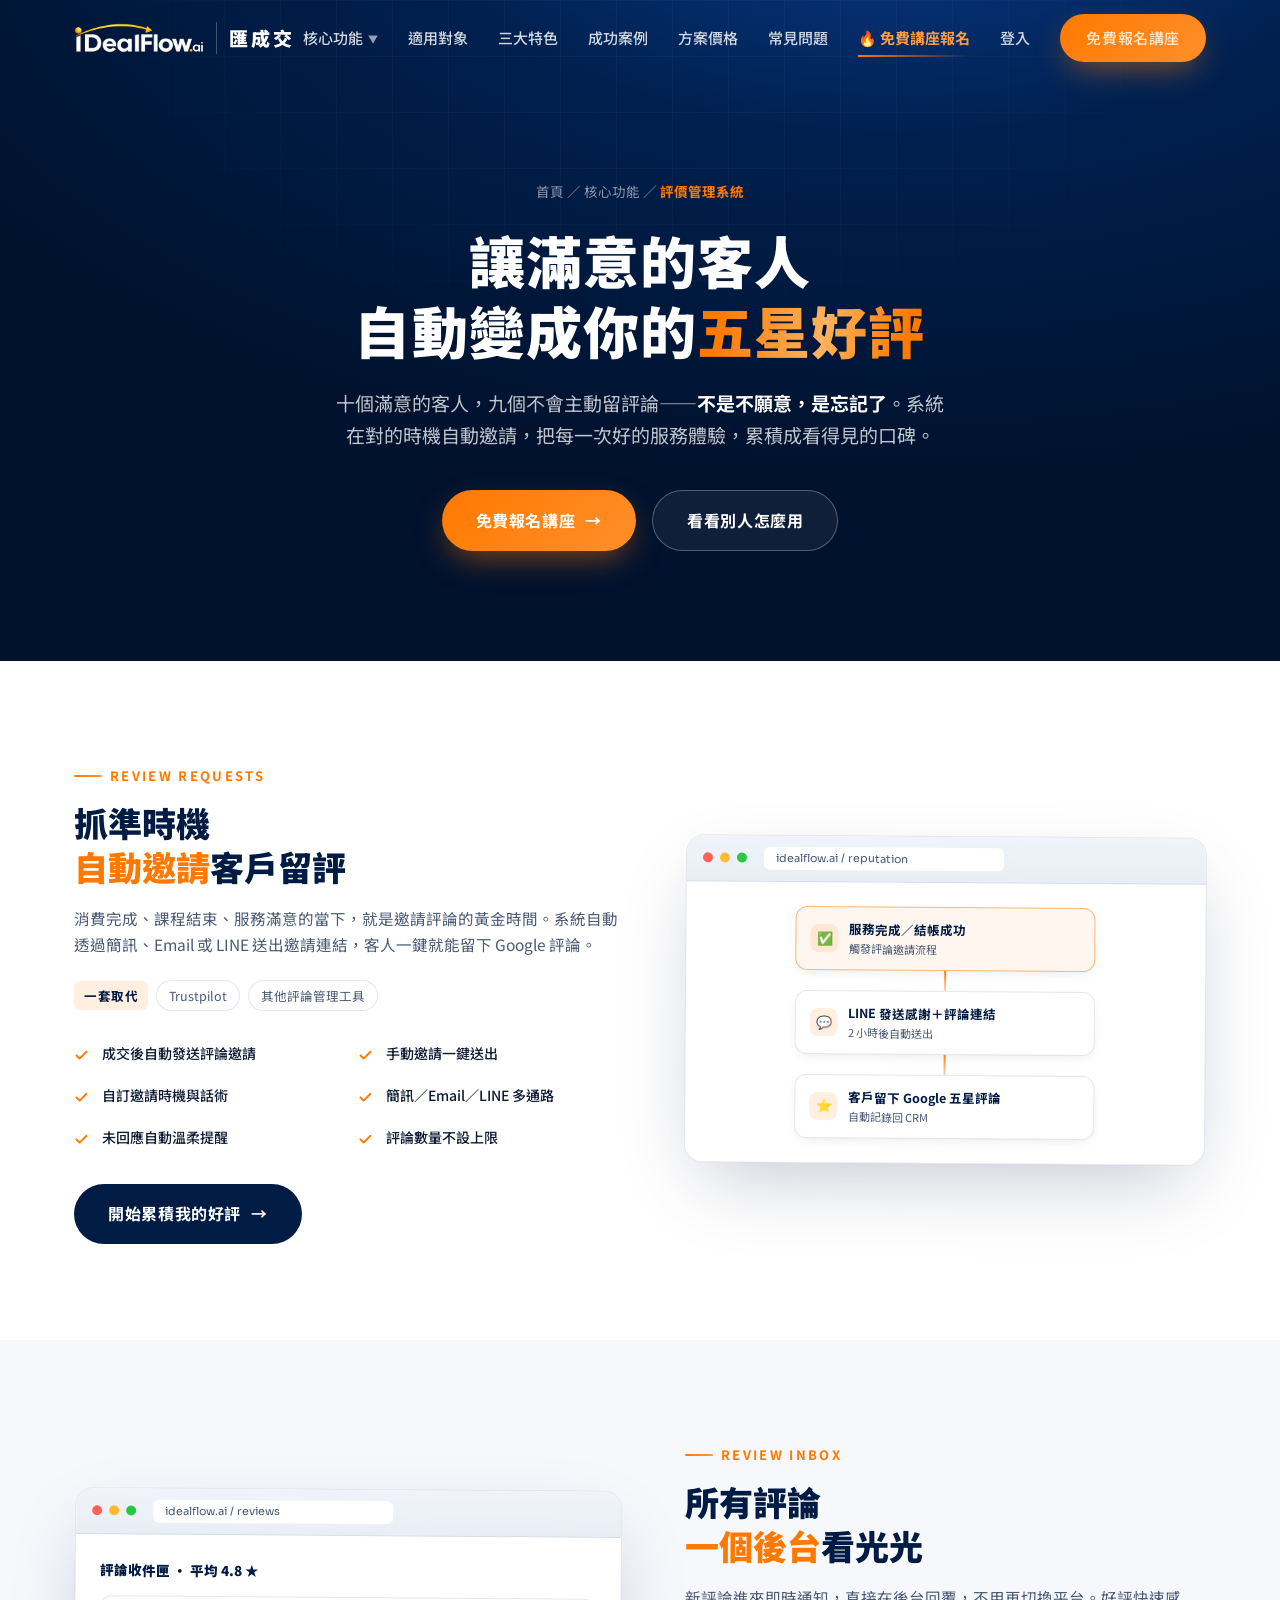
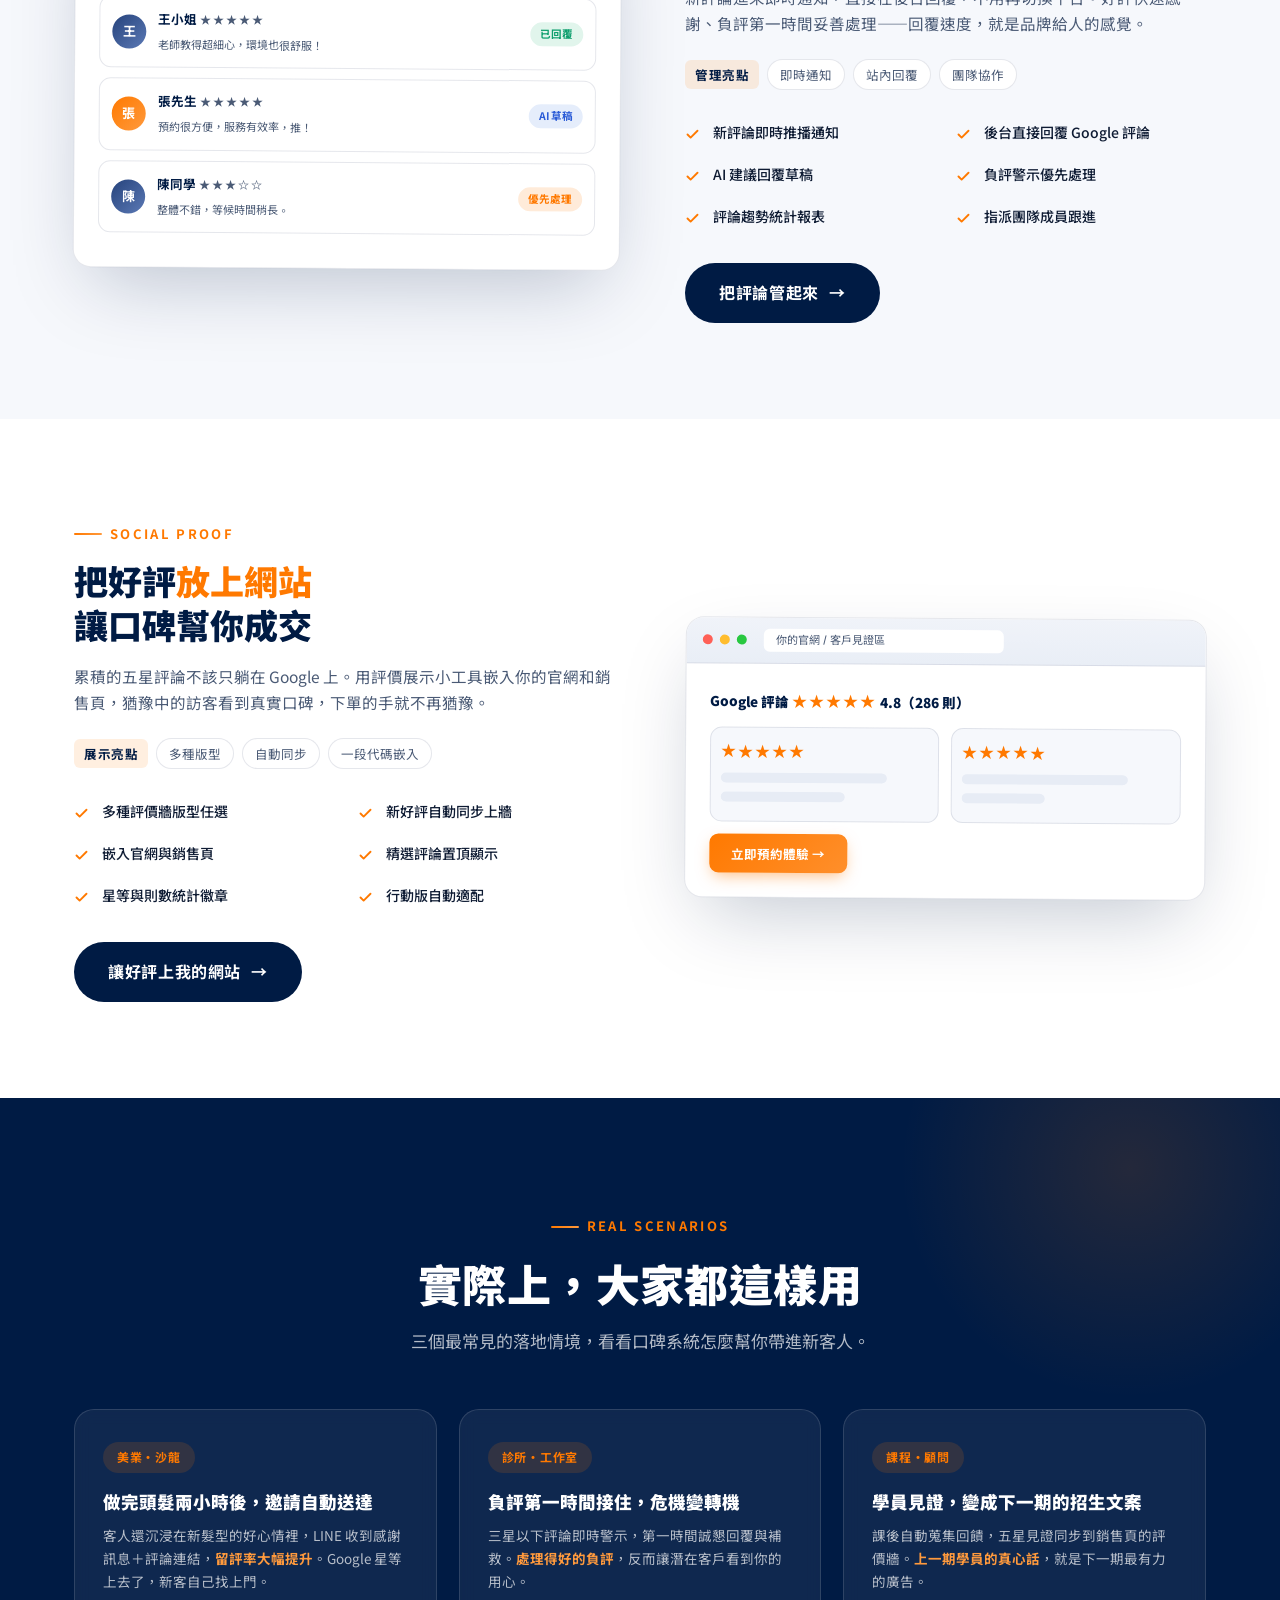
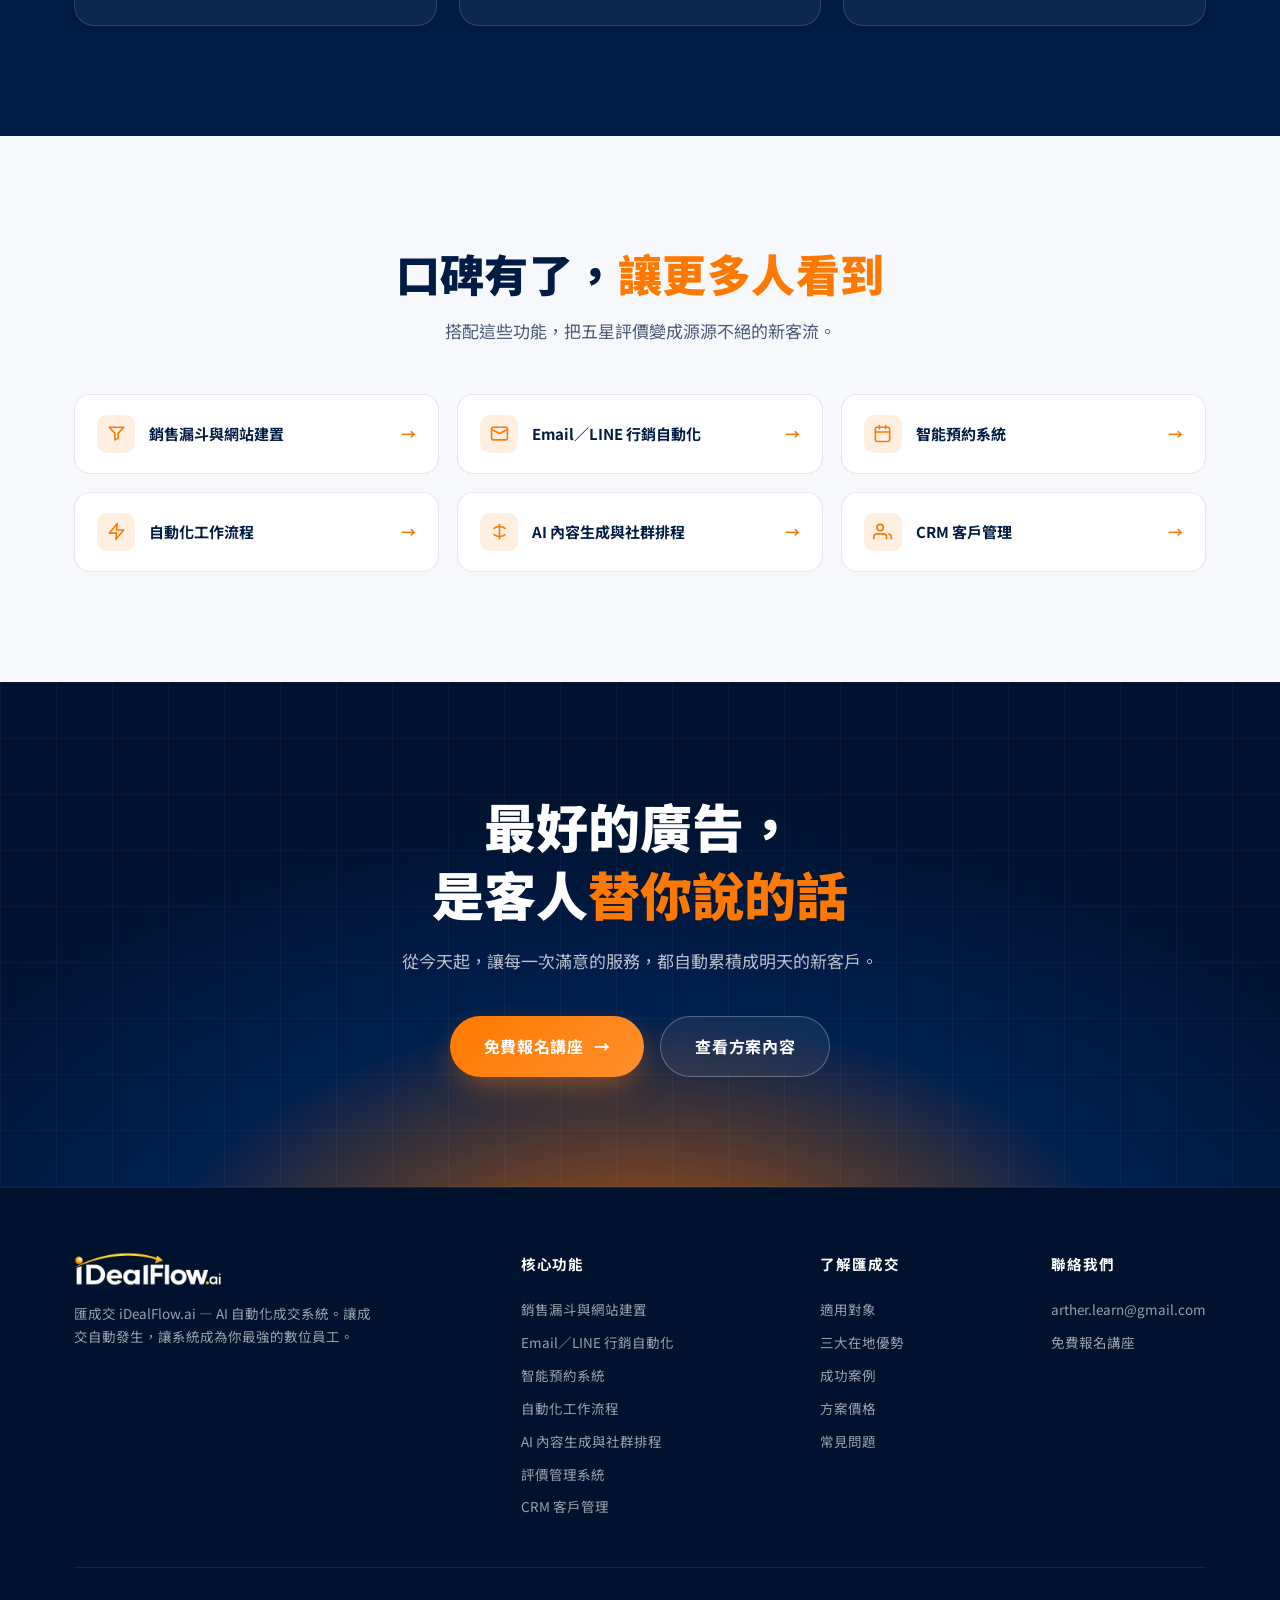
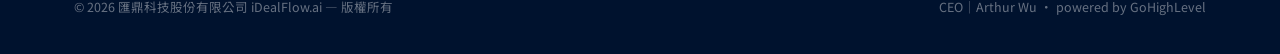
<file: reputation.html>
<!DOCTYPE html>
<html lang="zh-Hant">
<head>
<meta charset="UTF-8">
<meta name="viewport" content="width=device-width, initial-scale=1.0">
<title>評價管理系統｜匯成交 iDealFlow.ai</title>
<meta name="description" content="讓滿意的客人，自動變成你的五星好評。自動邀請 Google 評論、集中回覆管理、網站評價展示小工具，把口碑變成最強的獲客管道。">
<link rel="preconnect" href="https://fonts.googleapis.com">
<link rel="preconnect" href="https://fonts.gstatic.com" crossorigin>
<link href="https://fonts.googleapis.com/css2?family=Noto+Sans+TC:wght@400;500;700;900&family=Sora:wght@400;600;700;800&display=swap" rel="stylesheet">
<link rel="stylesheet" href="assets/style.css">
</head>
<body>

<header class="nav" id="nav">
  <div class="wrap nav-inner">
    <a class="brand" href="index.html" aria-label="匯成交 iDealFlow.ai">
      <img class="logo-img" src="assets/logo-full.png" alt="iDealFlow.ai">
      <span class="zh">匯成交</span>
    </a>
    <nav class="nav-links" id="navLinks">
      <div class="dd">
        <a class="dd-trigger" href="index.html#features">核心功能 <span class="caret">▼</span></a>
        <div class="dd-menu">
          <a href="funnel.html"><span class="di"><svg viewBox="0 0 24 24"><path d="M3 4h18l-7 8v6l-4 2v-8L3 4z"/></svg></span>銷售漏斗與網站建置</a>
          <a href="email.html"><span class="di"><svg viewBox="0 0 24 24"><rect x="2" y="4" width="20" height="16" rx="2"/><path d="m22 7-10 5L2 7"/></svg></span>Email／LINE 行銷自動化</a>
          <a href="calendar.html"><span class="di"><svg viewBox="0 0 24 24"><rect x="3" y="4" width="18" height="18" rx="2"/><path d="M16 2v4"/><path d="M8 2v4"/><path d="M3 10h18"/></svg></span>智能預約系統</a>
          <a href="automation.html"><span class="di"><svg viewBox="0 0 24 24"><path d="M13 2 3 14h9l-1 8 10-12h-9l1-8z"/></svg></span>自動化工作流程</a>
          <a href="ai-content.html"><span class="di"><svg viewBox="0 0 24 24"><path d="M12 3v18"/><path d="M5 8c4-3 10-3 14 0"/><path d="M5 16c4 3 10 3 14 0"/></svg></span>AI 內容生成與社群排程</a>
          <a href="reputation.html"><span class="di"><svg viewBox="0 0 24 24"><path d="m12 2 3.09 6.26L22 9.27l-5 4.87 1.18 6.88L12 17.77l-6.18 3.25L7 14.14 2 9.27l6.91-1.01L12 2z"/></svg></span>評價管理系統</a>
          <a href="crm.html"><span class="di"><svg viewBox="0 0 24 24"><path d="M17 21v-2a4 4 0 0 0-4-4H5a4 4 0 0 0-4 4v2"/><circle cx="9" cy="7" r="4"/><path d="M23 21v-2a4 4 0 0 0-3-3.87"/></svg></span>CRM 客戶管理</a>
          <a class="dd-all" href="index.html#features">查看全部八大功能 →</a>
        </div>
      </div>
      <a href="index.html#audience">適用對象</a>
      <a href="index.html#three">三大特色</a>
      <a href="index.html#cases">成功案例</a>
      <a href="index.html#pricing">方案價格</a>
      <a href="index.html#faq">常見問題</a>
      <a class="nav-hot" href="booking.html">🔥 免費講座報名</a>
      <a class="nav-login" href="https://app.idealflow.ai" target="_blank" rel="noopener">登入</a>
      <a class="btn btn-primary nav-cta" href="booking.html">免費報名講座</a>
    </nav>
    <button class="nav-toggle" id="navToggle" aria-label="選單"><span></span><span></span><span></span></button>
  </div>
</header>

<section class="subhero">
  <div class="wrap">
    <p class="crumb reveal"><a href="index.html">首頁</a> ／ <a href="index.html#features">核心功能</a> ／ <b>評價管理系統</b></p>
    <h1 class="reveal d1">讓滿意的客人<br>自動變成你的<span class="grad">五星好評</span></h1>
    <p class="sub reveal d2">十個滿意的客人，九個不會主動留評論——<strong>不是不願意，是忘記了</strong>。系統在對的時機自動邀請，把每一次好的服務體驗，累積成看得見的口碑。</p>
    <div class="hero-ctas reveal d3">
      <a class="btn btn-primary" href="booking.html">免費報名講座 <span class="arr">→</span></a>
      <a class="btn btn-ghost" href="index.html#cases">看看別人怎麼用</a>
    </div>
  </div>
</section>

<!-- 區塊一：自動邀請 -->
<div class="fblock">
  <div class="wrap fb-grid">
    <div class="fb-txt reveal">
      <div class="eyebrow">REVIEW REQUESTS</div>
      <h3>抓準時機<br><em>自動邀請</em>客戶留評</h3>
      <p>消費完成、課程結束、服務滿意的當下，就是邀請評論的黃金時間。系統自動透過簡訊、Email 或 LINE 送出邀請連結，客人一鍵就能留下 Google 評論。</p>
      <div class="replaces">
        <span class="rlabel">一套取代</span>
        <span class="rchip">Trustpilot</span><span class="rchip">其他評論管理工具</span>
      </div>
      <ul class="checklist">
        <li>成交後自動發送評論邀請</li>
        <li>手動邀請一鍵送出</li>
        <li>自訂邀請時機與話術</li>
        <li>簡訊／Email／LINE 多通路</li>
        <li>未回應自動溫柔提醒</li>
        <li>評論數量不設上限</li>
      </ul>
      <div class="fb-cta"><a class="btn btn-navy" href="booking.html">開始累積我的好評 <span class="arr">→</span></a></div>
    </div>
    <div class="fb-vis reveal d1">
      <div class="mock">
        <div class="mock-bar"><i></i><i></i><i></i><span>idealflow.ai / reputation</span></div>
        <div class="mock-pad">
          <div class="m-flow">
            <div class="m-node trigger"><span class="ni">✅</span><span>服務完成／結帳成功<small>觸發評論邀請流程</small></span></div>
            <div class="m-link"></div>
            <div class="m-node"><span class="ni">💬</span><span>LINE 發送感謝＋評論連結<small>2 小時後自動送出</small></span></div>
            <div class="m-link"></div>
            <div class="m-node"><span class="ni">⭐</span><span>客戶留下 Google 五星評論<small>自動記錄回 CRM</small></span></div>
          </div>
        </div>
      </div>
    </div>
  </div>
</div>

<!-- 區塊二：集中管理 -->
<div class="fblock">
  <div class="wrap fb-grid rev">
    <div class="fb-txt reveal">
      <div class="eyebrow">REVIEW INBOX</div>
      <h3>所有評論<br><em>一個後台</em>看光光</h3>
      <p>新評論進來即時通知，直接在後台回覆，不用再切換平台。好評快速感謝、負評第一時間妥善處理——回覆速度，就是品牌給人的感覺。</p>
      <div class="replaces">
        <span class="rlabel">管理亮點</span>
        <span class="rchip">即時通知</span><span class="rchip">站內回覆</span><span class="rchip">團隊協作</span>
      </div>
      <ul class="checklist">
        <li>新評論即時推播通知</li>
        <li>後台直接回覆 Google 評論</li>
        <li>AI 建議回覆草稿</li>
        <li>負評警示優先處理</li>
        <li>評論趨勢統計報表</li>
        <li>指派團隊成員跟進</li>
      </ul>
      <div class="fb-cta"><a class="btn btn-navy" href="booking.html">把評論管起來 <span class="arr">→</span></a></div>
    </div>
    <div class="fb-vis reveal d1">
      <div class="mock">
        <div class="mock-bar"><i></i><i></i><i></i><span>idealflow.ai / reviews</span></div>
        <div class="mock-pad">
          <div class="m-title">評論收件匣 · 平均 4.8 ★</div>
          <div class="m-row"><div class="m-av">王</div><div class="mi"><b>王小姐 <span class="m-stars">★★★★★</span></b><span>老師教得超細心，環境也很舒服！</span></div><span class="m-tag ok">已回覆</span></div>
          <div class="m-row"><div class="m-av o">張</div><div class="mi"><b>張先生 <span class="m-stars">★★★★★</span></b><span>預約很方便，服務有效率，推！</span></div><span class="m-tag info">AI 草稿</span></div>
          <div class="m-row"><div class="m-av">陳</div><div class="mi"><b>陳同學 <span class="m-stars">★★★☆☆</span></b><span>整體不錯，等候時間稍長。</span></div><span class="m-tag hot">優先處理</span></div>
        </div>
      </div>
    </div>
  </div>
</div>

<!-- 區塊三：展示 -->
<div class="fblock">
  <div class="wrap fb-grid">
    <div class="fb-txt reveal">
      <div class="eyebrow">SOCIAL PROOF</div>
      <h3>把好評<em>放上網站</em><br>讓口碑幫你成交</h3>
      <p>累積的五星評論不該只躺在 Google 上。用評價展示小工具嵌入你的官網和銷售頁，猶豫中的訪客看到真實口碑，下單的手就不再猶豫。</p>
      <div class="replaces">
        <span class="rlabel">展示亮點</span>
        <span class="rchip">多種版型</span><span class="rchip">自動同步</span><span class="rchip">一段代碼嵌入</span>
      </div>
      <ul class="checklist">
        <li>多種評價牆版型任選</li>
        <li>新好評自動同步上牆</li>
        <li>嵌入官網與銷售頁</li>
        <li>精選評論置頂顯示</li>
        <li>星等與則數統計徽章</li>
        <li>行動版自動適配</li>
      </ul>
      <div class="fb-cta"><a class="btn btn-navy" href="booking.html">讓好評上我的網站 <span class="arr">→</span></a></div>
    </div>
    <div class="fb-vis reveal d1">
      <div class="mock">
        <div class="mock-bar"><i></i><i></i><i></i><span>你的官網 / 客戶見證區</span></div>
        <div class="mock-pad">
          <div class="m-title">Google 評論 <span class="m-stars">★★★★★</span> 4.8（286 則）</div>
          <div class="m-grid2">
            <div class="m-col"><h6><span class="m-stars">★★★★★</span></h6><div class="m-line w80"></div><div class="m-line w60"></div></div>
            <div class="m-col"><h6><span class="m-stars">★★★★★</span></h6><div class="m-line w80"></div><div class="m-line w40"></div></div>
          </div>
          <div style="margin-top:12px"><span class="m-btn">立即預約體驗 →</span></div>
        </div>
      </div>
    </div>
  </div>
</div>

<!-- 情境案例 -->
<section class="usecases">
  <div class="wrap">
    <div class="center reveal">
      <div class="eyebrow" style="justify-content:center">REAL SCENARIOS</div>
      <h2 class="h2">實際上，大家都這樣用</h2>
      <p class="lead">三個最常見的落地情境，看看口碑系統怎麼幫你帶進新客人。</p>
    </div>
    <div class="ugrid">
      <div class="ucard reveal">
        <span class="utag">美業・沙龍</span>
        <h4>做完頭髮兩小時後，邀請自動送達</h4>
        <p>客人還沉浸在新髮型的好心情裡，LINE 收到感謝訊息＋評論連結，<b>留評率大幅提升</b>。Google 星等上去了，新客自己找上門。</p>
      </div>
      <div class="ucard reveal d1">
        <span class="utag">診所・工作室</span>
        <h4>負評第一時間接住，危機變轉機</h4>
        <p>三星以下評論即時警示，第一時間誠懇回覆與補救。<b>處理得好的負評</b>，反而讓潛在客戶看到你的用心。</p>
      </div>
      <div class="ucard reveal d2">
        <span class="utag">課程・顧問</span>
        <h4>學員見證，變成下一期的招生文案</h4>
        <p>課後自動蒐集回饋，五星見證同步到銷售頁的評價牆。<b>上一期學員的真心話</b>，就是下一期最有力的廣告。</p>
      </div>
    </div>
  </div>
</section>

<!-- 其他功能 -->
<section class="morefeat">
  <div class="wrap">
    <div class="center reveal">
      <h2 class="h2">口碑有了，<em>讓更多人看到</em></h2>
      <p class="lead">搭配這些功能，把五星評價變成源源不絕的新客流。</p>
    </div>
    <div class="mf-grid reveal">
      <a class="mf-card" href="funnel.html"><span class="di"><svg viewBox="0 0 24 24"><path d="M3 4h18l-7 8v6l-4 2v-8L3 4z"/></svg></span>銷售漏斗與網站建置<span class="arr">→</span></a>
      <a class="mf-card" href="email.html"><span class="di"><svg viewBox="0 0 24 24"><rect x="2" y="4" width="20" height="16" rx="2"/><path d="m22 7-10 5L2 7"/></svg></span>Email／LINE 行銷自動化<span class="arr">→</span></a>
      <a class="mf-card" href="calendar.html"><span class="di"><svg viewBox="0 0 24 24"><rect x="3" y="4" width="18" height="18" rx="2"/><path d="M16 2v4"/><path d="M8 2v4"/><path d="M3 10h18"/></svg></span>智能預約系統<span class="arr">→</span></a>
      <a class="mf-card" href="automation.html"><span class="di"><svg viewBox="0 0 24 24"><path d="M13 2 3 14h9l-1 8 10-12h-9l1-8z"/></svg></span>自動化工作流程<span class="arr">→</span></a>
      <a class="mf-card" href="ai-content.html"><span class="di"><svg viewBox="0 0 24 24"><path d="M12 3v18"/><path d="M5 8c4-3 10-3 14 0"/><path d="M5 16c4 3 10 3 14 0"/></svg></span>AI 內容生成與社群排程<span class="arr">→</span></a>
      <a class="mf-card" href="crm.html"><span class="di"><svg viewBox="0 0 24 24"><path d="M17 21v-2a4 4 0 0 0-4-4H5a4 4 0 0 0-4 4v2"/><circle cx="9" cy="7" r="4"/><path d="M23 21v-2a4 4 0 0 0-3-3.87"/></svg></span>CRM 客戶管理<span class="arr">→</span></a>
    </div>
  </div>
</section>

<section class="final">
  <div class="wrap">
    <h2 class="reveal">最好的廣告，<br>是客人<span>替你說的話</span></h2>
    <p class="reveal d1">從今天起，讓每一次滿意的服務，都自動累積成明天的新客戶。</p>
    <div class="hero-ctas reveal d2">
      <a class="btn btn-primary" href="booking.html">免費報名講座 <span class="arr">→</span></a>
      <a class="btn btn-ghost" href="index.html#pricing">查看方案內容</a>
    </div>
  </div>
</section>

<footer>
  <div class="wrap">
    <div class="foot-top">
      <div class="foot-brand">
        <img class="logo-img" src="assets/logo-full.png" alt="iDealFlow.ai">
        <p>匯成交 iDealFlow.ai — AI 自動化成交系統。讓成交自動發生，讓系統成為你最強的數位員工。</p>
      </div>
      <div class="foot-col">
        <h6>核心功能</h6>
        <a href="funnel.html">銷售漏斗與網站建置</a>
        <a href="email.html">Email／LINE 行銷自動化</a>
        <a href="calendar.html">智能預約系統</a>
        <a href="automation.html">自動化工作流程</a>
        <a href="ai-content.html">AI 內容生成與社群排程</a>
        <a href="reputation.html">評價管理系統</a>
        <a href="crm.html">CRM 客戶管理</a>
      </div>
      <div class="foot-col">
        <h6>了解匯成交</h6>
        <a href="index.html#audience">適用對象</a>
        <a href="index.html#three">三大在地優勢</a>
        <a href="index.html#cases">成功案例</a>
        <a href="index.html#pricing">方案價格</a>
        <a href="index.html#faq">常見問題</a>
      </div>
      <div class="foot-col">
        <h6>聯絡我們</h6>
        <a href="mailto:arther.learn@gmail.com">arther.learn@gmail.com</a>
        <a href="booking.html">免費報名講座</a>
      </div>
    </div>
    <div class="foot-bottom">
      <span>© 2026 匯鼎科技股份有限公司 iDealFlow.ai — 版權所有</span>
      <span>CEO｜Arthur Wu · powered by GoHighLevel</span>
    </div>
  </div>
</footer>

<script src="assets/site.js"></script>
</body>
</html>
</file>
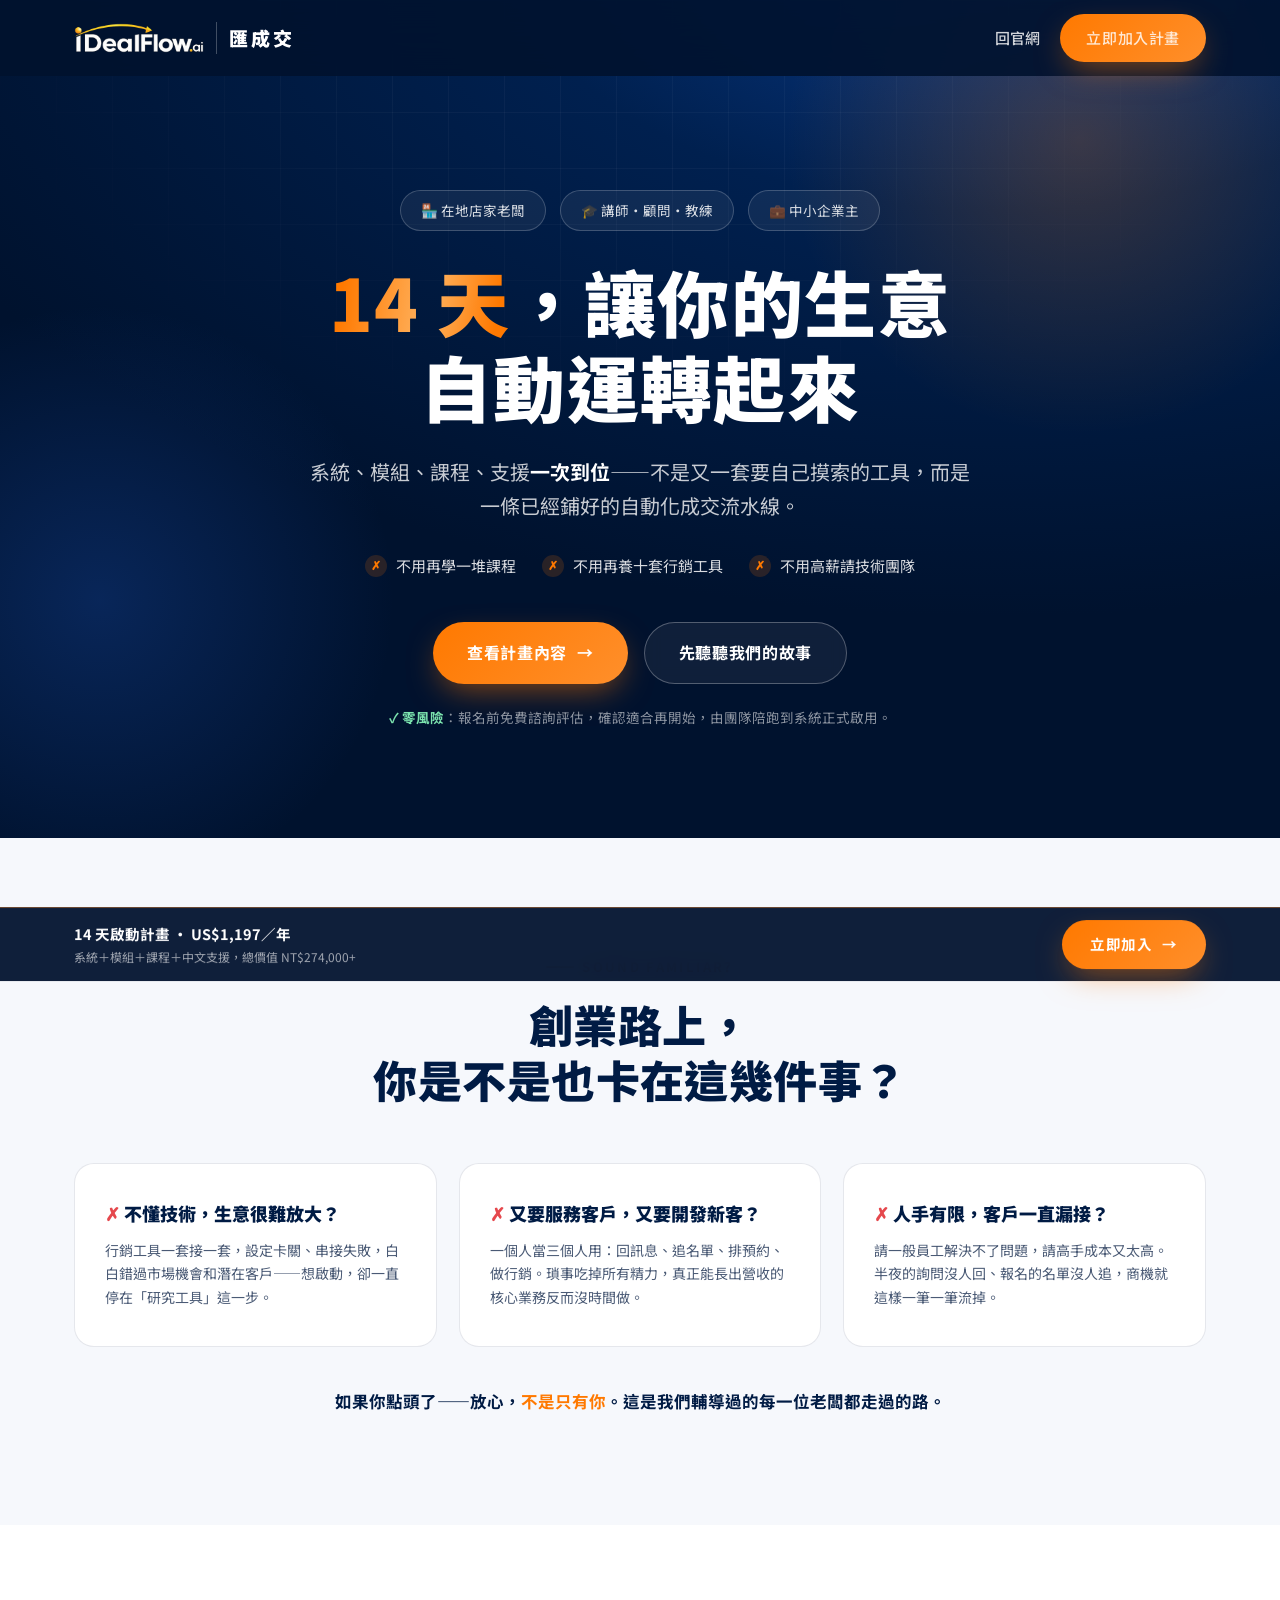
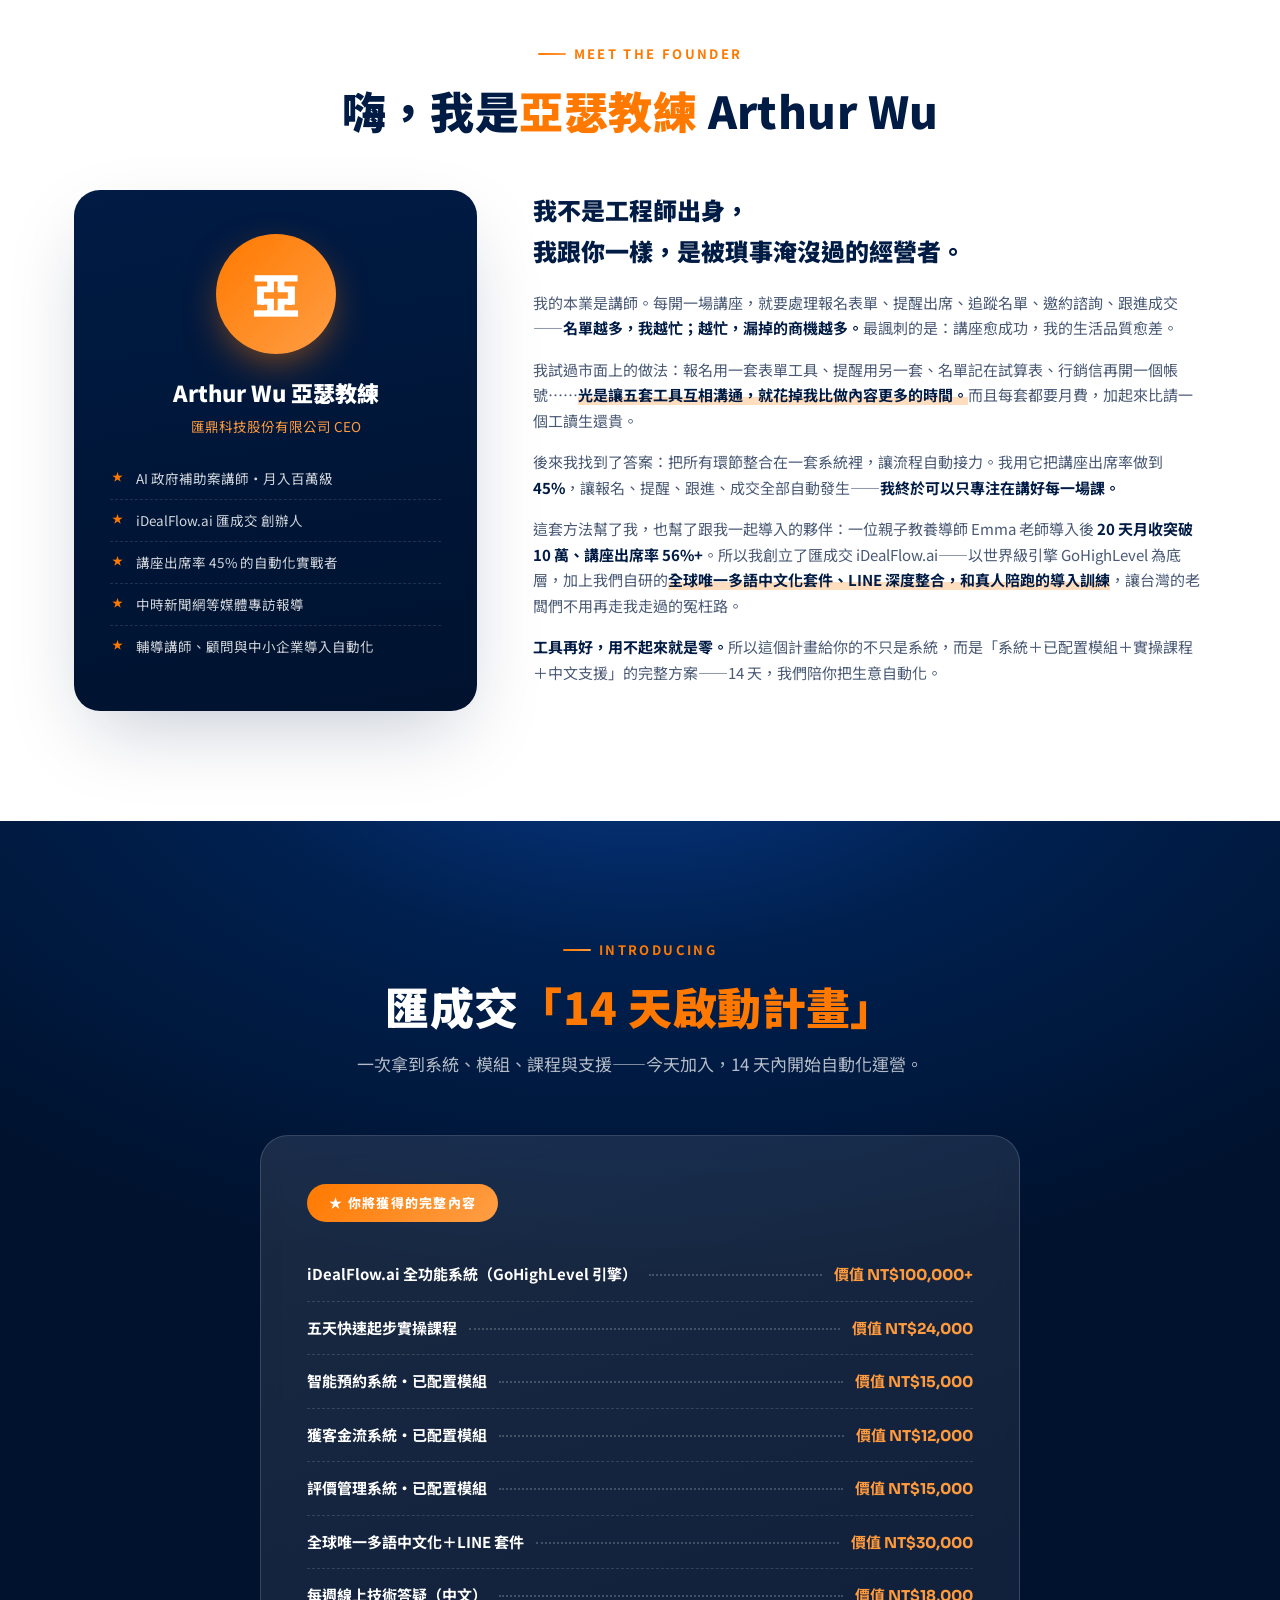
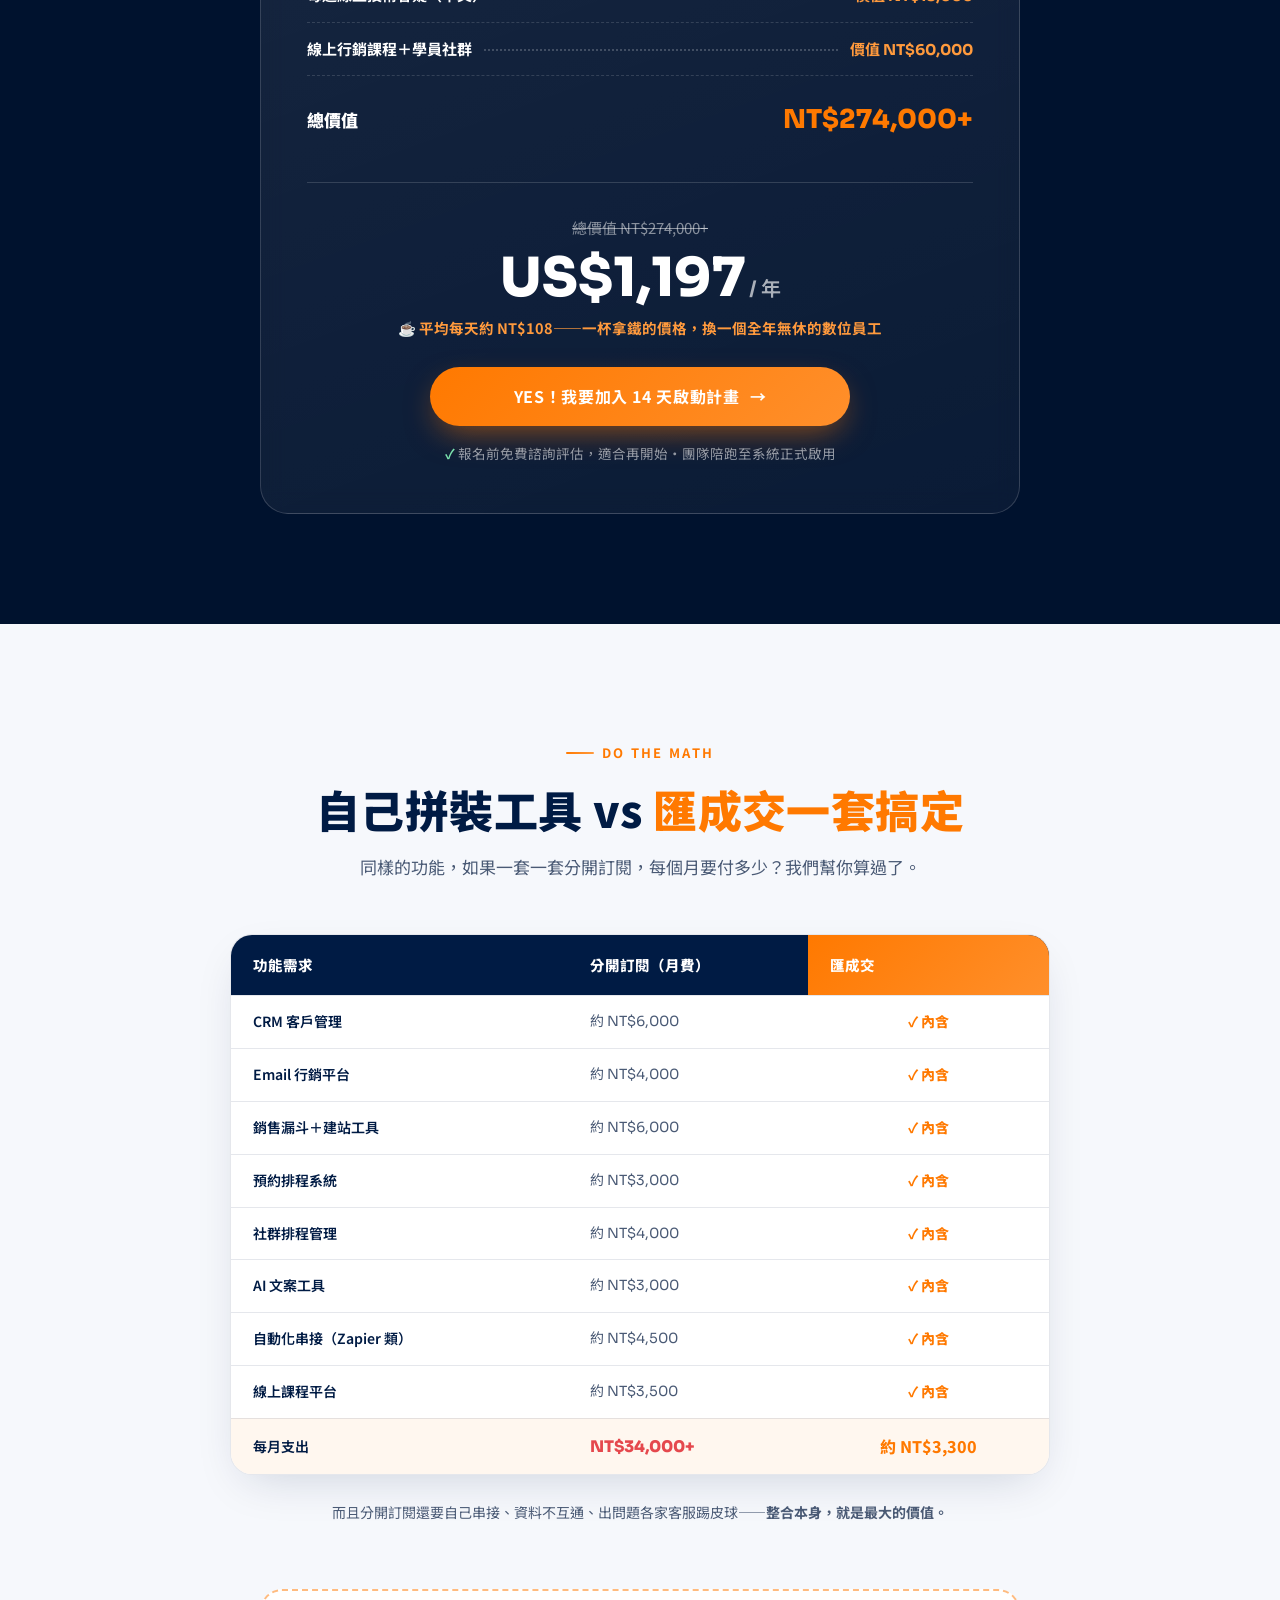
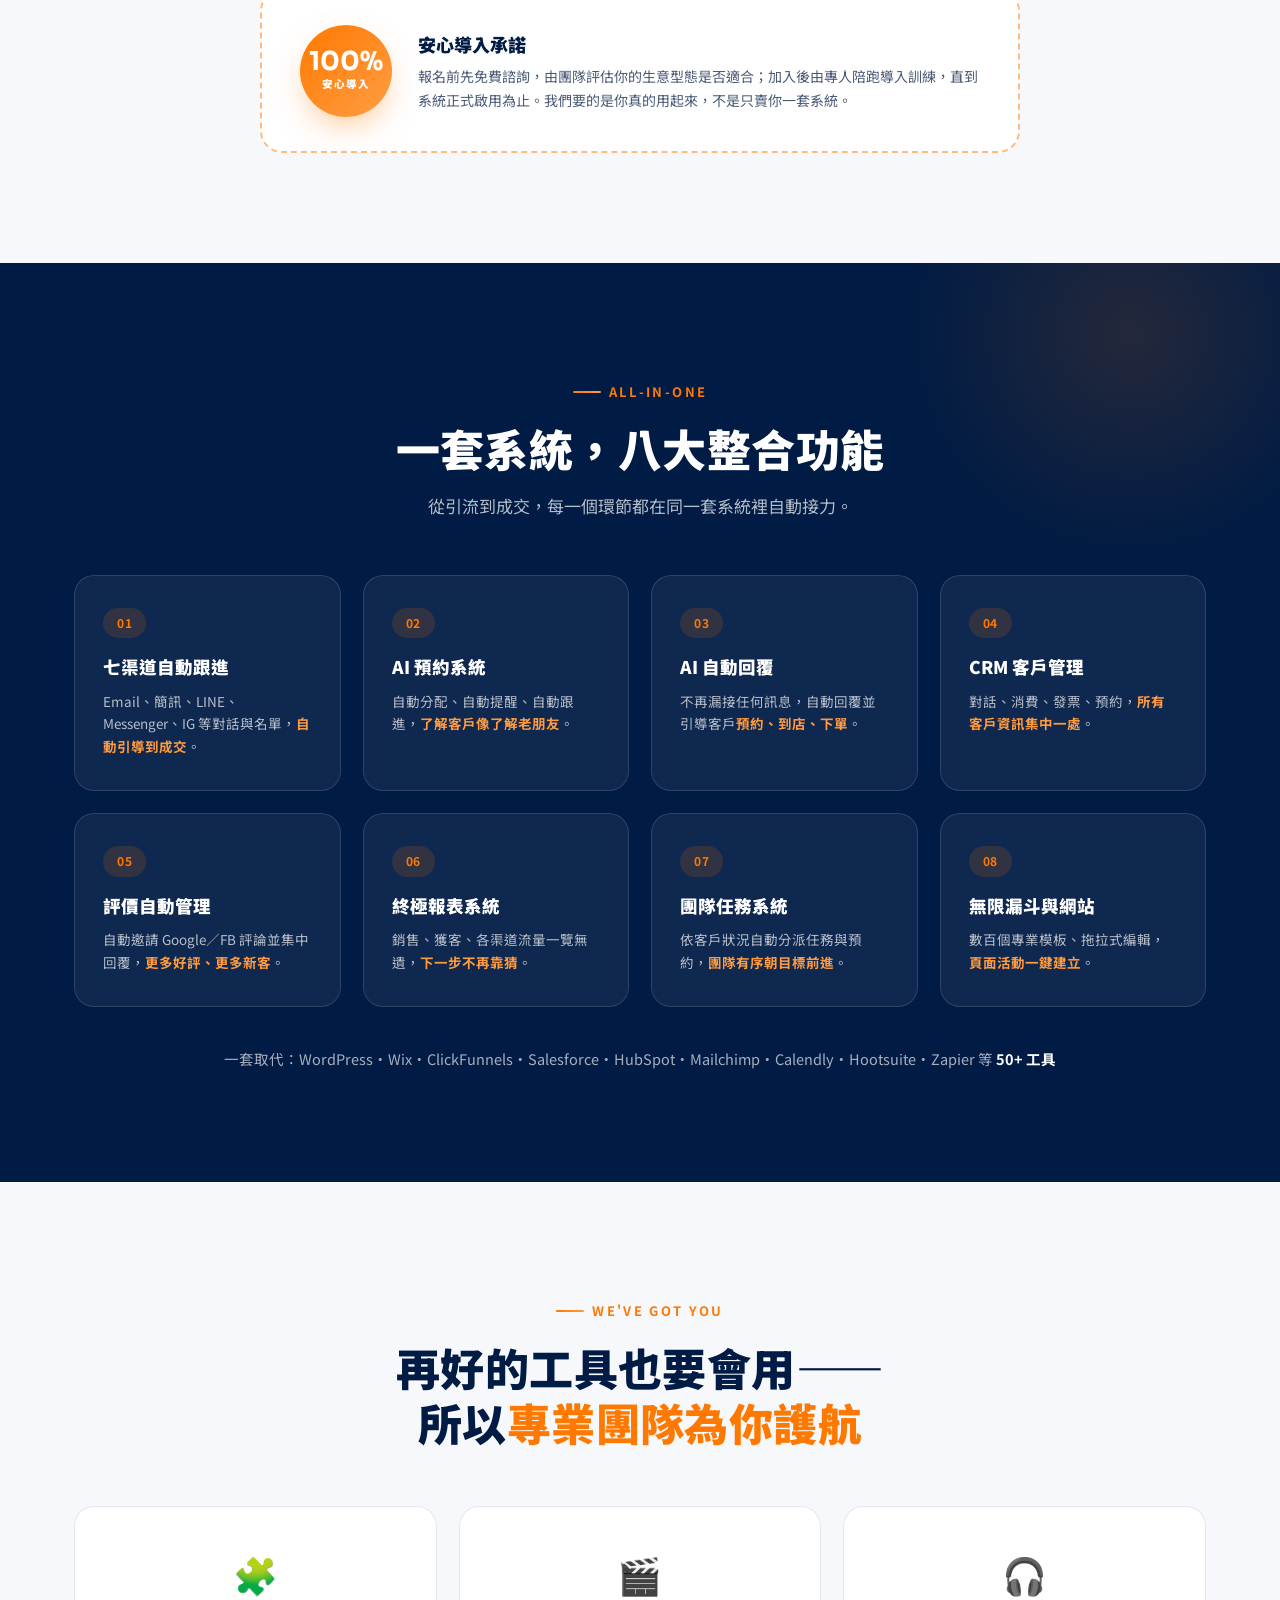
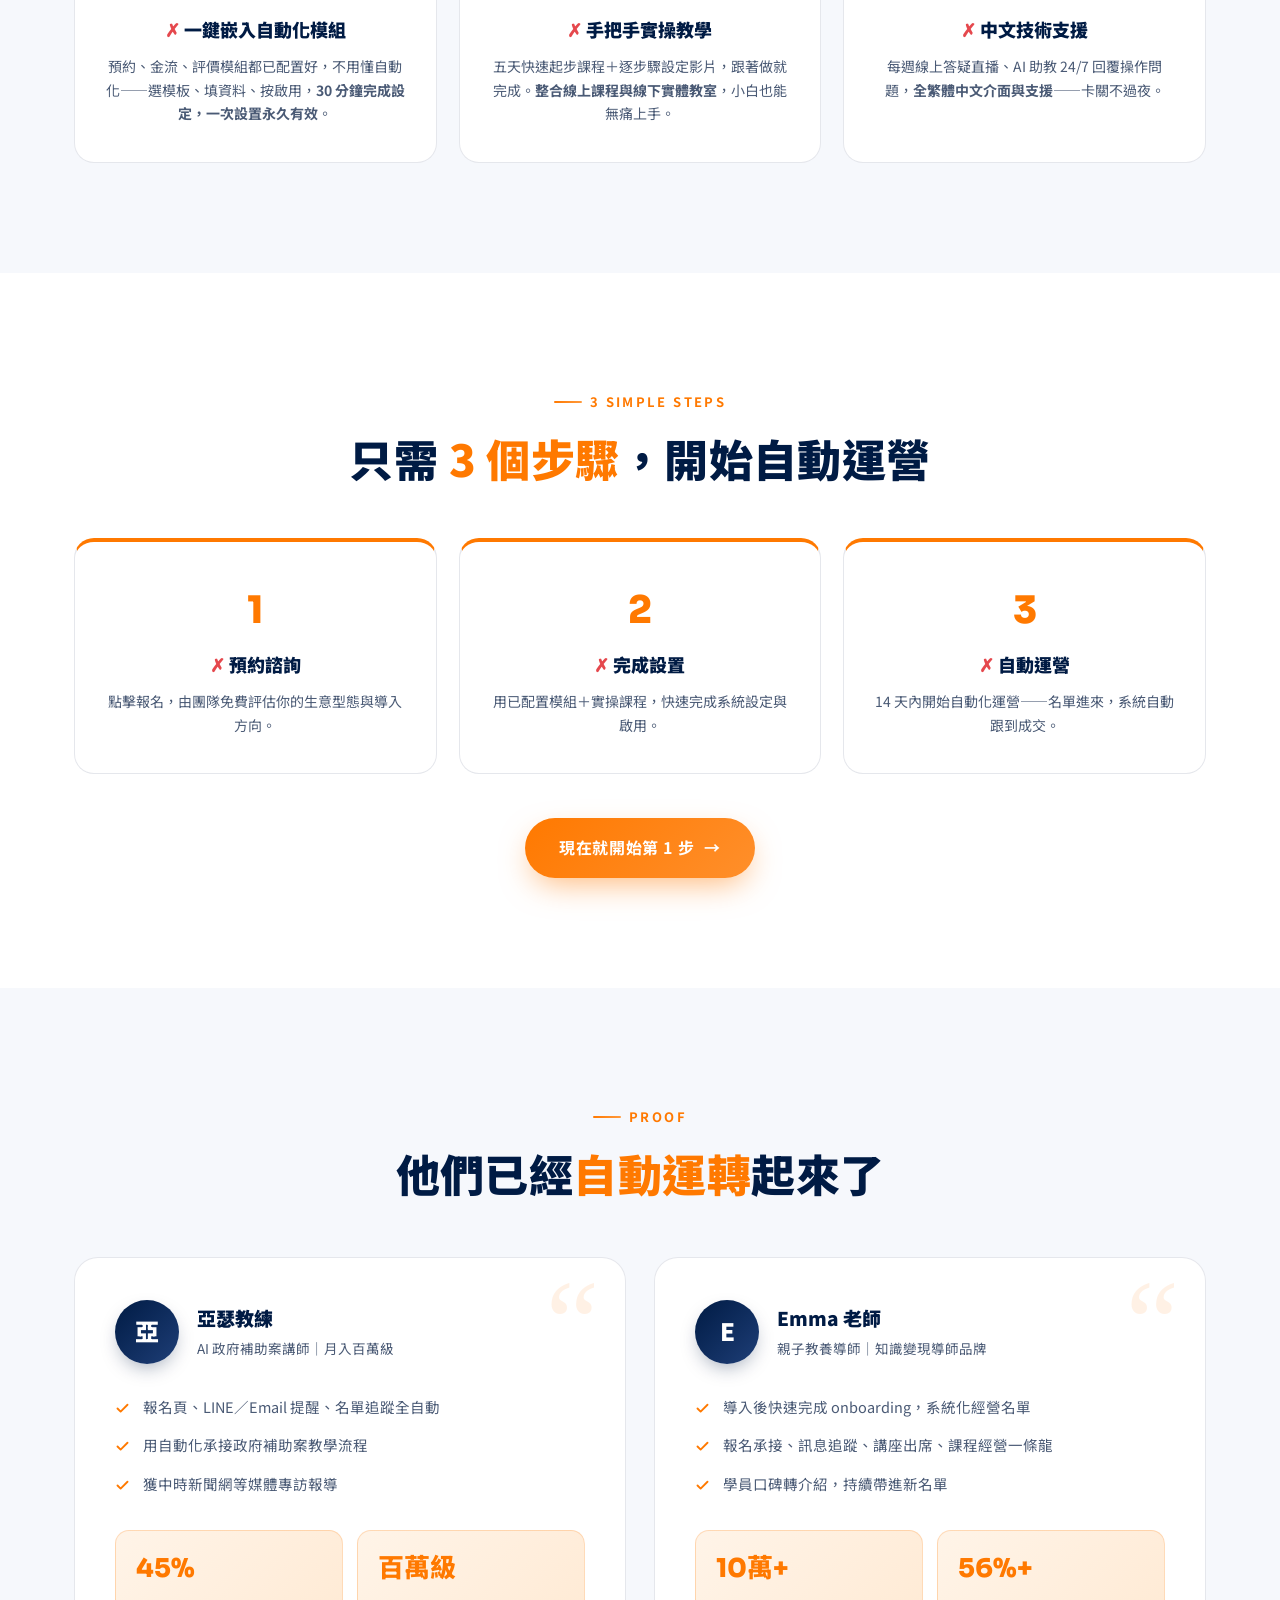
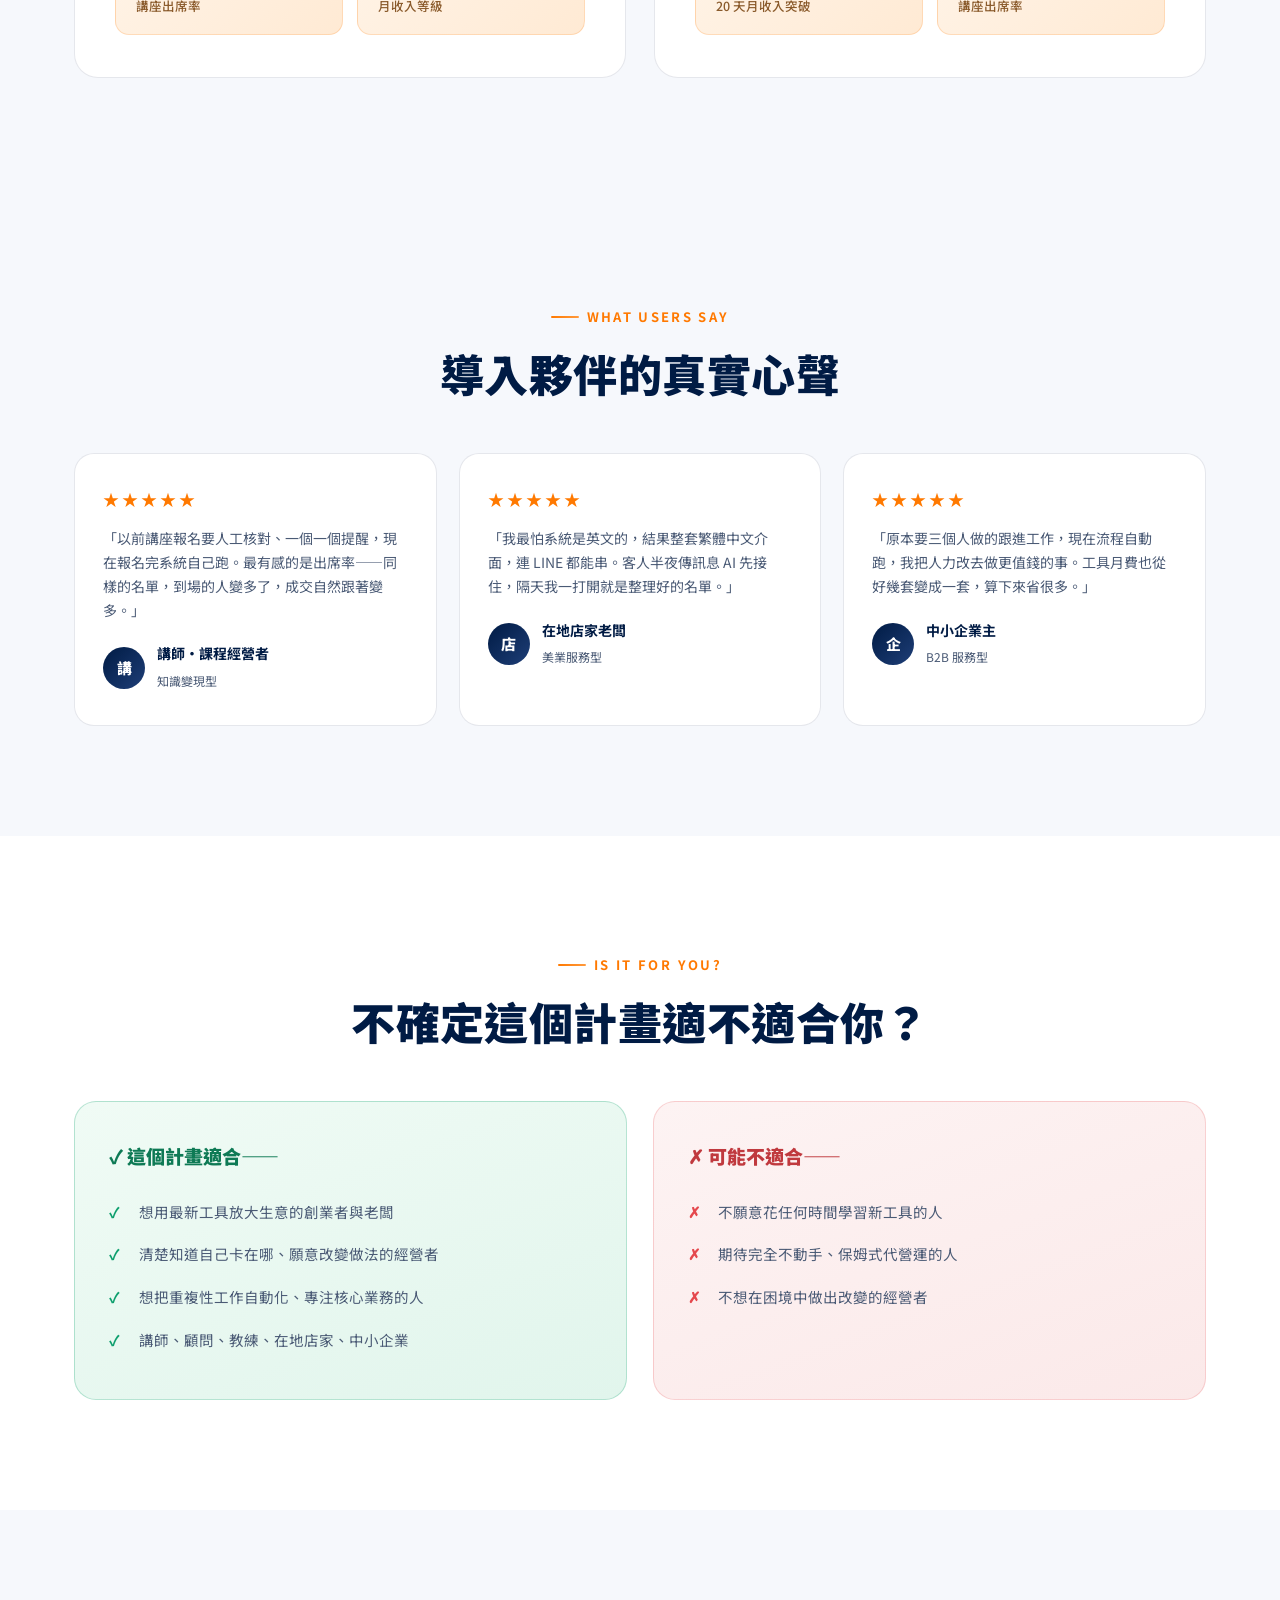
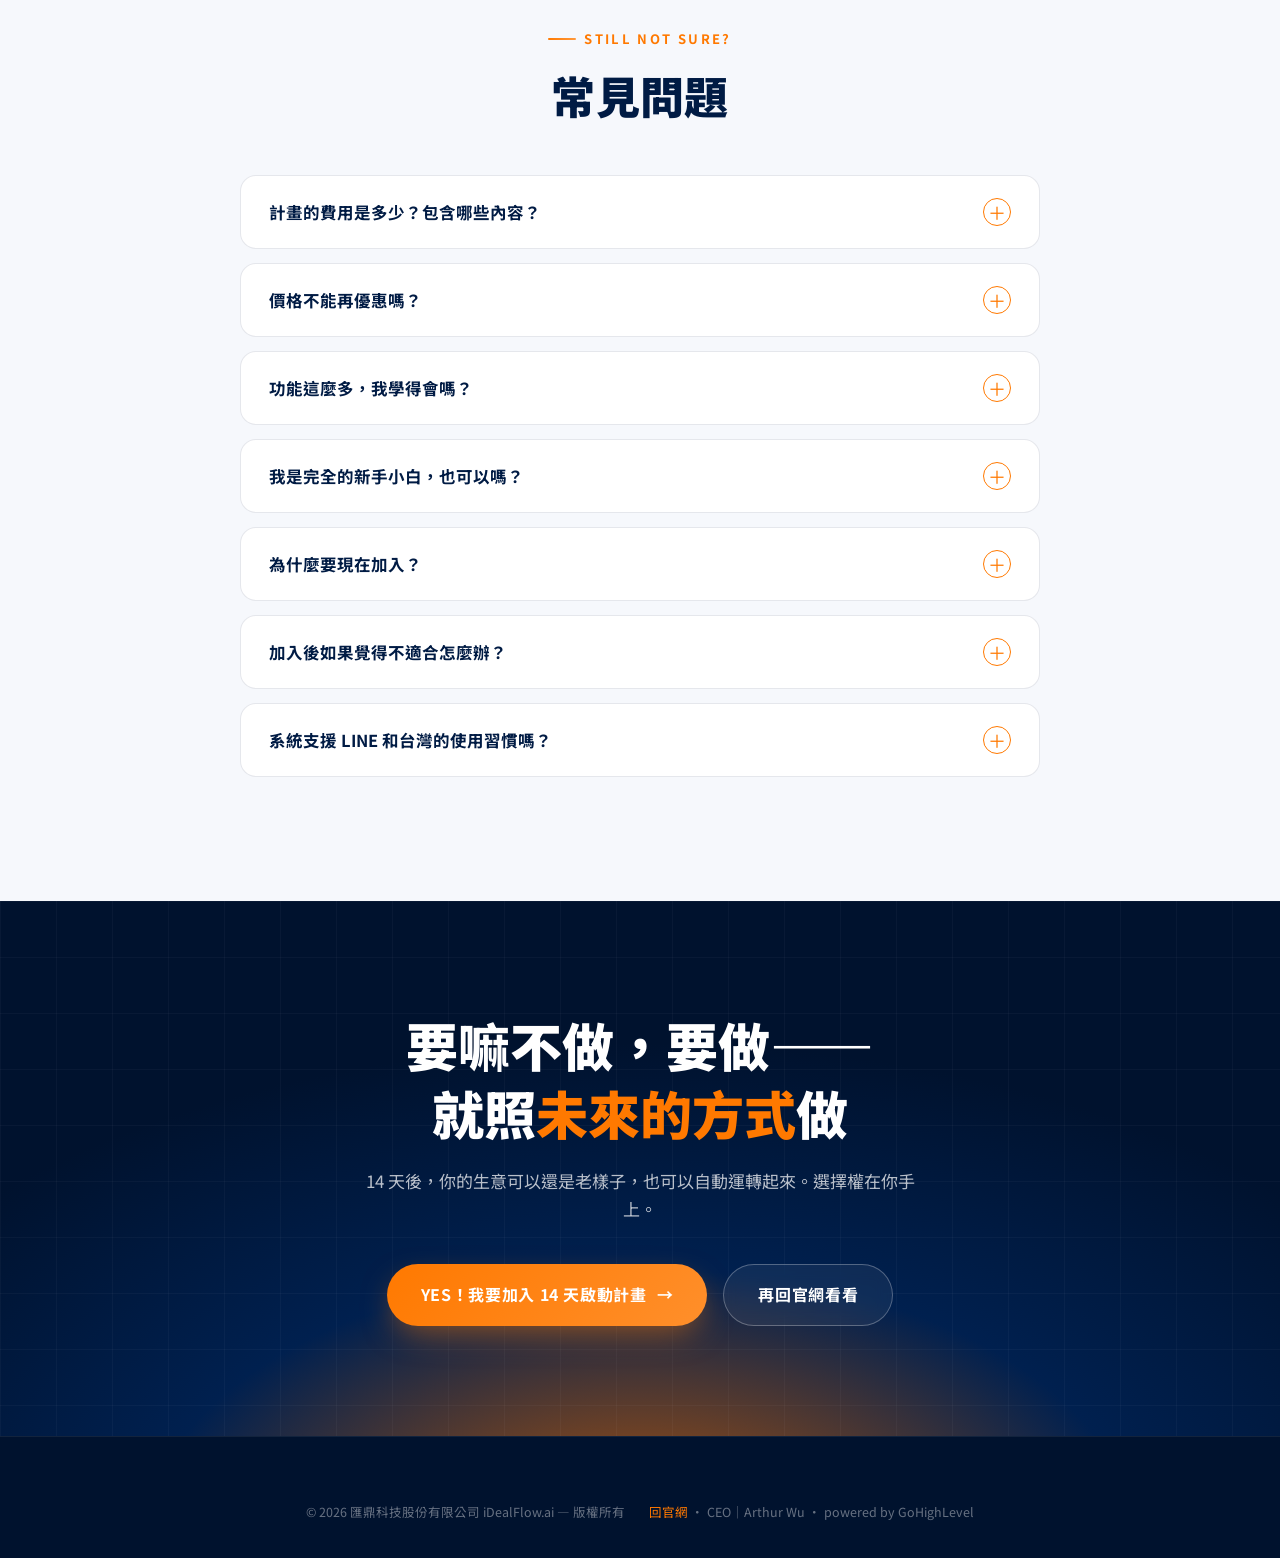
<file: start.html>
<!DOCTYPE html>
<html lang="zh-Hant">
<head>
<meta charset="UTF-8">
<meta name="viewport" content="width=device-width, initial-scale=1.0">
<title>14 天啟動計畫｜匯成交 iDealFlow.ai — 讓生意自動運轉</title>
<meta name="description" content="14 天內打造自動化成交系統：全功能系統＋已配置模組＋實操課程＋中文技術支援。不用再學一堆課程、不用養十套工具、不用高薪請技術團隊。">
<link rel="preconnect" href="https://fonts.googleapis.com">
<link rel="preconnect" href="https://fonts.gstatic.com" crossorigin>
<link href="https://fonts.googleapis.com/css2?family=Noto+Sans+TC:wght@400;500;700;900&family=Sora:wght@400;600;700;800&display=swap" rel="stylesheet">
<link rel="stylesheet" href="assets/style.css">
</head>
<body>

<!-- 精簡導覽 -->
<header class="nav fp-nav" id="nav">
  <div class="wrap nav-inner">
    <a class="brand" href="index.html" aria-label="匯成交 iDealFlow.ai">
      <img class="logo-img" src="assets/logo-full.png" alt="iDealFlow.ai">
      <span class="zh">匯成交</span>
    </a>
    <nav class="nav-links" style="gap:20px">
      <a href="index.html">回官網</a>
      <a class="btn btn-primary nav-cta" href="#offer">立即加入計畫</a>
    </nav>
  </div>
</header>

<!-- Hero -->
<section class="hero" style="padding-bottom:110px">
  <div class="hero-glow"></div>
  <div class="hero-glow g2"></div>
  <div class="wrap hero-inner">
    <div class="fp-badgeline reveal">
      <span class="fp-chip">🏪 在地店家老闆</span>
      <span class="fp-chip">🎓 講師・顧問・教練</span>
      <span class="fp-chip">💼 中小企業主</span>
    </div>
    <h1 class="reveal d1"><span class="grad">14 天</span>，讓你的生意<br>自動運轉起來</h1>
    <p class="hero-sub reveal d2">系統、模組、課程、支援<strong>一次到位</strong>——不是又一套要自己摸索的工具，而是一條已經鋪好的自動化成交流水線。</p>
    <div class="fp-nos reveal d3">
      <div class="fp-no"><span class="x">✗</span>不用再學一堆課程</div>
      <div class="fp-no"><span class="x">✗</span>不用再養十套行銷工具</div>
      <div class="fp-no"><span class="x">✗</span>不用高薪請技術團隊</div>
    </div>
    <div class="hero-ctas reveal d3">
      <a class="btn btn-primary" href="#offer">查看計畫內容 <span class="arr">→</span></a>
      <a class="btn btn-ghost" href="#story">先聽聽我們的故事</a>
    </div>
    <p class="fp-risk reveal d4"><b>✓ 零風險</b>：報名前免費諮詢評估，確認適合再開始，由團隊陪跑到系統正式啟用。</p>
  </div>
</section>

<!-- 痛點 -->
<section class="pain">
  <div class="wrap">
    <div class="center reveal">
      <div class="eyebrow" style="justify-content:center">SOUND FAMILIAR?</div>
      <h2 class="h2">創業路上，<br>你是不是也卡在這幾件事？</h2>
    </div>
    <div class="pain-grid">
      <div class="pain-card reveal">
        <div class="pq">不懂技術，生意很難放大？</div>
        <p>行銷工具一套接一套，設定卡關、串接失敗，白白錯過市場機會和潛在客戶——想啟動，卻一直停在「研究工具」這一步。</p>
      </div>
      <div class="pain-card reveal d1">
        <div class="pq">又要服務客戶，又要開發新客？</div>
        <p>一個人當三個人用：回訊息、追名單、排預約、做行銷。瑣事吃掉所有精力，真正能長出營收的核心業務反而沒時間做。</p>
      </div>
      <div class="pain-card reveal d2">
        <div class="pq">人手有限，客戶一直漏接？</div>
        <p>請一般員工解決不了問題，請高手成本又太高。半夜的詢問沒人回、報名的名單沒人追，商機就這樣一筆一筆流掉。</p>
      </div>
    </div>
    <p class="pain-note reveal">如果你點頭了——放心，<em>不是只有你</em>。這是我們輔導過的每一位老闆都走過的路。</p>
  </div>
</section>

<!-- 創辦人故事 -->
<section class="founder" id="story">
  <div class="wrap">
    <div class="center reveal">
      <div class="eyebrow" style="justify-content:center">MEET THE FOUNDER</div>
      <h2 class="h2">嗨，我是<em>亞瑟教練</em> Arthur Wu</h2>
    </div>
    <div class="founder-grid">
      <div class="founder-card reveal">
        <div class="favatar">亞</div>
        <h4>Arthur Wu 亞瑟教練</h4>
        <p class="ftitle">匯鼎科技股份有限公司 CEO</p>
        <ul>
          <li>AI 政府補助案講師・月入百萬級</li>
          <li>iDealFlow.ai 匯成交 創辦人</li>
          <li>講座出席率 45% 的自動化實戰者</li>
          <li>中時新聞網等媒體專訪報導</li>
          <li>輔導講師、顧問與中小企業導入自動化</li>
        </ul>
      </div>
      <div class="founder-txt reveal d1">
        <h3>我不是工程師出身，<br>我跟你一樣，是被瑣事淹沒過的經營者。</h3>
        <p>我的本業是講師。每開一場講座，就要處理報名表單、提醒出席、追蹤名單、邀約諮詢、跟進成交——<b>名單越多，我越忙；越忙，漏掉的商機越多。</b>最諷刺的是：講座愈成功，我的生活品質愈差。</p>
        <p>我試過市面上的做法：報名用一套表單工具、提醒用另一套、名單記在試算表、行銷信再開一個帳號……<span class="fhl">光是讓五套工具互相溝通，就花掉我比做內容更多的時間。</span>而且每套都要月費，加起來比請一個工讀生還貴。</p>
        <p>後來我找到了答案：把所有環節整合在一套系統裡，讓流程自動接力。我用它把講座出席率做到 <b>45%</b>，讓報名、提醒、跟進、成交全部自動發生——<b>我終於可以只專注在講好每一場課。</b></p>
        <p>這套方法幫了我，也幫了跟我一起導入的夥伴：一位親子教養導師 Emma 老師導入後 <b>20 天月收突破 10 萬、講座出席率 56%+</b>。所以我創立了匯成交 iDealFlow.ai——以世界級引擎 GoHighLevel 為底層，加上我們自研的<span class="fhl">全球唯一多語中文化套件、LINE 深度整合，和真人陪跑的導入訓練</span>，讓台灣的老闆們不用再走我走過的冤枉路。</p>
        <p><b>工具再好，用不起來就是零。</b>所以這個計畫給你的不只是系統，而是「系統＋已配置模組＋實操課程＋中文支援」的完整方案——14 天，我們陪你把生意自動化。</p>
      </div>
    </div>
  </div>
</section>

<!-- 方案內容 offer -->
<section class="offer" id="offer">
  <div class="wrap">
    <div class="center reveal">
      <div class="eyebrow" style="justify-content:center">INTRODUCING</div>
      <h2 class="h2">匯成交<em>「14 天啟動計畫」</em></h2>
      <p class="lead" style="color:rgba(255,255,255,.7)">一次拿到系統、模組、課程與支援——今天加入，14 天內開始自動化運營。</p>
    </div>
    <div class="offer-box reveal">
      <span class="obadge">★ 你將獲得的完整內容</span>
      <div class="offer-row"><span class="oname">iDealFlow.ai 全功能系統（GoHighLevel 引擎）</span><span class="odots"></span><span class="oval">價值 NT$100,000+</span></div>
      <div class="offer-row"><span class="oname">五天快速起步實操課程</span><span class="odots"></span><span class="oval">價值 NT$24,000</span></div>
      <div class="offer-row"><span class="oname">智能預約系統・已配置模組</span><span class="odots"></span><span class="oval">價值 NT$15,000</span></div>
      <div class="offer-row"><span class="oname">獲客金流系統・已配置模組</span><span class="odots"></span><span class="oval">價值 NT$12,000</span></div>
      <div class="offer-row"><span class="oname">評價管理系統・已配置模組</span><span class="odots"></span><span class="oval">價值 NT$15,000</span></div>
      <div class="offer-row"><span class="oname">全球唯一多語中文化＋LINE 套件</span><span class="odots"></span><span class="oval">價值 NT$30,000</span></div>
      <div class="offer-row"><span class="oname">每週線上技術答疑（中文）</span><span class="odots"></span><span class="oval">價值 NT$18,000</span></div>
      <div class="offer-row"><span class="oname">線上行銷課程＋學員社群</span><span class="odots"></span><span class="oval">價值 NT$60,000</span></div>
      <div class="offer-total"><span>總價值</span><span class="tval">NT$274,000+</span></div>
      <div class="offer-price">
        <div class="strike">總價值 NT$274,000+</div>
        <div class="now">US$1,197<small> / 年</small></div>
        <div class="percoffee">☕ 平均每天約 NT$108——一杯拿鐵的價格，換一個全年無休的數位員工</div>
        <a class="btn btn-primary" href="booking.html">YES！我要加入 14 天啟動計畫 <span class="arr">→</span></a>
        <p class="fp-risk" style="margin-top:16px"><b>✓</b> 報名前免費諮詢評估，適合再開始・團隊陪跑至系統正式啟用</p>
      </div>
    </div>
  </div>
</section>

<!-- 對比表 -->
<section class="compare">
  <div class="wrap">
    <div class="center reveal">
      <div class="eyebrow" style="justify-content:center">DO THE MATH</div>
      <h2 class="h2">自己拼裝工具 vs <em>匯成交一套搞定</em></h2>
      <p class="lead">同樣的功能，如果一套一套分開訂閱，每個月要付多少？我們幫你算過了。</p>
    </div>
    <div class="cmp-table reveal">
      <div class="cmp-head"><div>功能需求</div><div>分開訂閱（月費）</div><div class="hi-col">匯成交</div></div>
      <div class="cmp-row"><div class="cl">CRM 客戶管理</div><div class="cm">約 NT$6,000</div><div class="cr">✓ 內含</div></div>
      <div class="cmp-row"><div class="cl">Email 行銷平台</div><div class="cm">約 NT$4,000</div><div class="cr">✓ 內含</div></div>
      <div class="cmp-row"><div class="cl">銷售漏斗＋建站工具</div><div class="cm">約 NT$6,000</div><div class="cr">✓ 內含</div></div>
      <div class="cmp-row"><div class="cl">預約排程系統</div><div class="cm">約 NT$3,000</div><div class="cr">✓ 內含</div></div>
      <div class="cmp-row"><div class="cl">社群排程管理</div><div class="cm">約 NT$4,000</div><div class="cr">✓ 內含</div></div>
      <div class="cmp-row"><div class="cl">AI 文案工具</div><div class="cm">約 NT$3,000</div><div class="cr">✓ 內含</div></div>
      <div class="cmp-row"><div class="cl">自動化串接（Zapier 類）</div><div class="cm">約 NT$4,500</div><div class="cr">✓ 內含</div></div>
      <div class="cmp-row"><div class="cl">線上課程平台</div><div class="cm">約 NT$3,500</div><div class="cr">✓ 內含</div></div>
      <div class="cmp-row total"><div class="cl">每月支出</div><div class="cm">NT$34,000+</div><div class="cr">約 NT$3,300</div></div>
    </div>
    <p class="cmp-note reveal">而且分開訂閱還要自己串接、資料不互通、出問題各家客服踢皮球——<b>整合本身，就是最大的價值。</b></p>
    <div class="guarantee reveal">
      <div class="gseal"><b>100%</b><span>安心導入</span></div>
      <div>
        <h5>安心導入承諾</h5>
        <p>報名前先免費諮詢，由團隊評估你的生意型態是否適合；加入後由專人陪跑導入訓練，直到系統正式啟用為止。我們要的是你真的用起來，不是只賣你一套系統。</p>
      </div>
    </div>
  </div>
</section>

<!-- 功能總覽 -->
<section class="usecases">
  <div class="wrap">
    <div class="center reveal">
      <div class="eyebrow" style="justify-content:center">ALL-IN-ONE</div>
      <h2 class="h2">一套系統，八大整合功能</h2>
      <p class="lead">從引流到成交，每一個環節都在同一套系統裡自動接力。</p>
    </div>
    <div class="ugrid" style="grid-template-columns:repeat(4,1fr)">
      <div class="ucard reveal"><span class="utag">01</span><h4>七渠道自動跟進</h4><p>Email、簡訊、LINE、Messenger、IG 等對話與名單，<b>自動引導到成交</b>。</p></div>
      <div class="ucard reveal d1"><span class="utag">02</span><h4>AI 預約系統</h4><p>自動分配、自動提醒、自動跟進，<b>了解客戶像了解老朋友</b>。</p></div>
      <div class="ucard reveal d2"><span class="utag">03</span><h4>AI 自動回覆</h4><p>不再漏接任何訊息，自動回覆並引導客戶<b>預約、到店、下單</b>。</p></div>
      <div class="ucard reveal d3"><span class="utag">04</span><h4>CRM 客戶管理</h4><p>對話、消費、發票、預約，<b>所有客戶資訊集中一處</b>。</p></div>
      <div class="ucard reveal"><span class="utag">05</span><h4>評價自動管理</h4><p>自動邀請 Google／FB 評論並集中回覆，<b>更多好評、更多新客</b>。</p></div>
      <div class="ucard reveal d1"><span class="utag">06</span><h4>終極報表系統</h4><p>銷售、獲客、各渠道流量一覽無遺，<b>下一步不再靠猜</b>。</p></div>
      <div class="ucard reveal d2"><span class="utag">07</span><h4>團隊任務系統</h4><p>依客戶狀況自動分派任務與預約，<b>團隊有序朝目標前進</b>。</p></div>
      <div class="ucard reveal d3"><span class="utag">08</span><h4>無限漏斗與網站</h4><p>數百個專業模板、拖拉式編輯，<b>頁面活動一鍵建立</b>。</p></div>
    </div>
    <p class="int-note reveal" style="color:rgba(255,255,255,.65);margin-top:40px">一套取代：WordPress・Wix・ClickFunnels・Salesforce・HubSpot・Mailchimp・Calendly・Hootsuite・Zapier 等 <b style="color:#fff">50+ 工具</b></p>
  </div>
</section>

<!-- 專業護航 -->
<section class="fit" style="background:var(--bg-soft)">
  <div class="wrap">
    <div class="center reveal">
      <div class="eyebrow" style="justify-content:center">WE'VE GOT YOU</div>
      <h2 class="h2">再好的工具也要會用——<br>所以<em>專業團隊為你護航</em></h2>
    </div>
    <div class="pain-grid">
      <div class="pain-card reveal" style="text-align:center">
        <div style="font-size:36px;margin-bottom:12px">🧩</div>
        <div class="pq" style="color:var(--navy)">一鍵嵌入自動化模組</div>
        <p>預約、金流、評價模組都已配置好，不用懂自動化——選模板、填資料、按啟用，<b>30 分鐘完成設定，一次設置永久有效</b>。</p>
      </div>
      <div class="pain-card reveal d1" style="text-align:center">
        <div style="font-size:36px;margin-bottom:12px">🎬</div>
        <div class="pq" style="color:var(--navy)">手把手實操教學</div>
        <p>五天快速起步課程＋逐步驟設定影片，跟著做就完成。<b>整合線上課程與線下實體教室</b>，小白也能無痛上手。</p>
      </div>
      <div class="pain-card reveal d2" style="text-align:center">
        <div style="font-size:36px;margin-bottom:12px">🎧</div>
        <div class="pq" style="color:var(--navy)">中文技術支援</div>
        <p>每週線上答疑直播、AI 助教 24/7 回覆操作問題，<b>全繁體中文介面與支援</b>——卡關不過夜。</p>
      </div>
    </div>
  </div>
</section>

<!-- 三步驟 -->
<section class="integrations">
  <div class="wrap">
    <div class="center reveal">
      <div class="eyebrow" style="justify-content:center">3 SIMPLE STEPS</div>
      <h2 class="h2">只需 <em>3 個步驟</em>，開始自動運營</h2>
    </div>
    <div class="pain-grid" style="margin-top:52px">
      <div class="pain-card reveal" style="text-align:center;border-top:4px solid var(--orange)">
        <div style="font-family:var(--font-en);font-size:38px;font-weight:800;color:var(--orange);margin-bottom:8px">1</div>
        <div class="pq" style="color:var(--navy)">預約諮詢</div>
        <p>點擊報名，由團隊免費評估你的生意型態與導入方向。</p>
      </div>
      <div class="pain-card reveal d1" style="text-align:center;border-top:4px solid var(--orange)">
        <div style="font-family:var(--font-en);font-size:38px;font-weight:800;color:var(--orange);margin-bottom:8px">2</div>
        <div class="pq" style="color:var(--navy)">完成設置</div>
        <p>用已配置模組＋實操課程，快速完成系統設定與啟用。</p>
      </div>
      <div class="pain-card reveal d2" style="text-align:center;border-top:4px solid var(--orange)">
        <div style="font-family:var(--font-en);font-size:38px;font-weight:800;color:var(--orange);margin-bottom:8px">3</div>
        <div class="pq" style="color:var(--navy)">自動運營</div>
        <p>14 天內開始自動化運營——名單進來，系統自動跟到成交。</p>
      </div>
    </div>
    <div class="center reveal" style="margin-top:44px">
      <a class="btn btn-primary" href="#offer">現在就開始第 1 步 <span class="arr">→</span></a>
    </div>
  </div>
</section>

<!-- 成功案例 -->
<section class="cases">
  <div class="wrap">
    <div class="center reveal">
      <div class="eyebrow" style="justify-content:center">PROOF</div>
      <h2 class="h2">他們已經<em>自動運轉</em>起來了</h2>
    </div>
    <div class="cgrid">
      <div class="ccard reveal">
        <div class="chead">
          <div class="avatar">亞</div>
          <div><h4>亞瑟教練</h4><span>AI 政府補助案講師｜月入百萬級</span></div>
        </div>
        <ul class="cpoints">
          <li>報名頁、LINE／Email 提醒、名單追蹤全自動</li>
          <li>用自動化承接政府補助案教學流程</li>
          <li>獲中時新聞網等媒體專訪報導</li>
        </ul>
        <div class="cmetrics">
          <div class="metric"><b>45%</b><span>講座出席率</span></div>
          <div class="metric"><b>百萬級</b><span>月收入等級</span></div>
        </div>
      </div>
      <div class="ccard reveal d1">
        <div class="chead">
          <div class="avatar">E</div>
          <div><h4>Emma 老師</h4><span>親子教養導師｜知識變現導師品牌</span></div>
        </div>
        <ul class="cpoints">
          <li>導入後快速完成 onboarding，系統化經營名單</li>
          <li>報名承接、訊息追蹤、講座出席、課程經營一條龍</li>
          <li>學員口碑轉介紹，持續帶進新名單</li>
        </ul>
        <div class="cmetrics">
          <div class="metric"><b>10萬+</b><span>20 天月收入突破</span></div>
          <div class="metric"><b>56%+</b><span>講座出席率</span></div>
        </div>
      </div>
    </div>
  </div>
</section>

<!-- 用戶回饋 -->
<section class="quotes">
  <div class="wrap">
    <div class="center reveal">
      <div class="eyebrow" style="justify-content:center">WHAT USERS SAY</div>
      <h2 class="h2">導入夥伴的真實心聲</h2>
    </div>
    <div class="q-grid">
      <div class="q-card reveal">
        <div class="qstars">★★★★★</div>
        <p>「以前講座報名要人工核對、一個一個提醒，現在報名完系統自己跑。最有感的是出席率——同樣的名單，到場的人變多了，成交自然跟著變多。」</p>
        <div class="qwho"><div class="qav">講</div><div><b>講師・課程經營者</b><span>知識變現型</span></div></div>
      </div>
      <div class="q-card reveal d1">
        <div class="qstars">★★★★★</div>
        <p>「我最怕系統是英文的，結果整套繁體中文介面，連 LINE 都能串。客人半夜傳訊息 AI 先接住，隔天我一打開就是整理好的名單。」</p>
        <div class="qwho"><div class="qav">店</div><div><b>在地店家老闆</b><span>美業服務型</span></div></div>
      </div>
      <div class="q-card reveal d2">
        <div class="qstars">★★★★★</div>
        <p>「原本要三個人做的跟進工作，現在流程自動跑，我把人力改去做更值錢的事。工具月費也從好幾套變成一套，算下來省很多。」</p>
        <div class="qwho"><div class="qav">企</div><div><b>中小企業主</b><span>B2B 服務型</span></div></div>
      </div>
    </div>
  </div>
</section>

<!-- 適合誰 -->
<section class="fit">
  <div class="wrap">
    <div class="center reveal">
      <div class="eyebrow" style="justify-content:center">IS IT FOR YOU?</div>
      <h2 class="h2">不確定這個計畫適不適合你？</h2>
    </div>
    <div class="fit-grid">
      <div class="fit-col yes reveal">
        <h4>✓ 這個計畫適合——</h4>
        <ul>
          <li>想用最新工具放大生意的創業者與老闆</li>
          <li>清楚知道自己卡在哪、願意改變做法的經營者</li>
          <li>想把重複性工作自動化、專注核心業務的人</li>
          <li>講師、顧問、教練、在地店家、中小企業</li>
        </ul>
      </div>
      <div class="fit-col no reveal d1">
        <h4>✗ 可能不適合——</h4>
        <ul>
          <li>不願意花任何時間學習新工具的人</li>
          <li>期待完全不動手、保姆式代營運的人</li>
          <li>不想在困境中做出改變的經營者</li>
        </ul>
      </div>
    </div>
  </div>
</section>

<!-- FAQ -->
<section class="faq">
  <div class="wrap">
    <div class="center reveal">
      <div class="eyebrow" style="justify-content:center">STILL NOT SURE?</div>
      <h2 class="h2">常見問題</h2>
    </div>
    <div class="faq-list reveal">
      <div class="qa">
        <button>計畫的費用是多少？包含哪些內容？<span class="plus">＋</span></button>
        <div class="ans"><p>年費 US$1,197／年（平均每天約 NT$108）。內容包含：iDealFlow.ai 全功能系統（無限漏斗、網站、CRM、預約、Email／LINE 行銷、課程系統、AI 工具）、預約／金流／評價三大已配置模組、五天實操課程、全球唯一多語中文化＋LINE 套件、每週線上答疑與學員社群。</p></div>
      </div>
      <div class="qa">
        <button>價格不能再優惠嗎？<span class="plus">＋</span></button>
        <div class="ans"><p>換個角度算：同樣的功能分開訂閱，每月至少 NT$34,000 起，還不含串接與學習成本；請顧問做一套自動化流程，報價從十幾萬起跳。這個計畫把「工具＋培訓＋方案」整合成每天一杯拿鐵的價格，省下的時間成本遠超過這筆投資。而且隨著導入服務名額增加，價格只會往上調——現在加入就是鎖住最低價。</p></div>
      </div>
      <div class="qa">
        <button>功能這麼多，我學得會嗎？<span class="plus">＋</span></button>
        <div class="ans"><p>學得會，因為你不需要「組裝」。傳統自動化要學會五、六套工具再用 Zapier 串起來，一個環節錯就整條失敗；我們把所有功能整合在同一套系統，並預先配置好自動化模組——選模板、填資料、按啟用，就像發 LINE 訊息一樣簡單。搭配實操影片、每週答疑和 AI 助教，只要會用智慧型手機，就能上手。</p></div>
      </div>
      <div class="qa">
        <button>我是完全的新手小白，也可以嗎？<span class="plus">＋</span></button>
        <div class="ans"><p>可以，我們的學員裡不乏從零開始的老闆。你需要具備的只有「基本的學習意願」——我們提供最好的車（系統）、教你開車（培訓）、給你導航（方案），而你只要願意坐上駕駛座。如果想更快啟動，也可以在諮詢時討論由團隊協助完成基礎設定，讓你直接開始使用。</p></div>
      </div>
      <div class="qa">
        <button>為什麼要現在加入？<span class="plus">＋</span></button>
        <div class="ans"><p>因為市場不等人。傳統銷售流程每一個環節都在流失客戶，而 AI 自動化已經是未來 3–5 年的必然方向——現在佈局的人賺到先行者優勢，晚佈局的人只能追趕。加上目前是計畫價格最優惠的階段，隨著導入名額增加、服務量能吃緊，價格將逐步調升。</p></div>
      </div>
      <div class="qa">
        <button>加入後如果覺得不適合怎麼辦？<span class="plus">＋</span></button>
        <div class="ans"><p>所以我們把諮詢放在最前面：報名前先由團隊免費評估你的生意型態、名單來源與導入方向，確認適合才開始。加入後有完整的陪跑機制，任何卡關都有每週答疑和技術支援接住你——我們的目標是你真的用起來，而不是賣完就消失。</p></div>
      </div>
      <div class="qa">
        <button>系統支援 LINE 和台灣的使用習慣嗎？<span class="plus">＋</span></button>
        <div class="ans"><p>支援，這正是匯成交最大的差異化。我們自研的 LINE 套件是唯一支援 Flex Message 的在地化應用，介面全繁體中文，並逐步開放原生支援台灣主流金流。台灣人的生意在 LINE 上談，我們的系統就是為這件事而生。</p></div>
      </div>
    </div>
  </div>
</section>

<!-- 尾段 CTA -->
<section class="final">
  <div class="wrap">
    <h2 class="reveal">要嘛不做，要做——<br>就照<span>未來的方式</span>做</h2>
    <p class="reveal d1">14 天後，你的生意可以還是老樣子，也可以自動運轉起來。選擇權在你手上。</p>
    <div class="hero-ctas reveal d2">
      <a class="btn btn-primary" href="booking.html">YES！我要加入 14 天啟動計畫 <span class="arr">→</span></a>
      <a class="btn btn-ghost" href="index.html">再回官網看看</a>
    </div>
  </div>
</section>

<!-- Footer 精簡 -->
<footer>
  <div class="wrap">
    <div class="foot-bottom" style="padding-top:0;justify-content:center;gap:24px;text-align:center">
      <span>© 2026 匯鼎科技股份有限公司 iDealFlow.ai — 版權所有</span>
      <span><a href="index.html" style="color:var(--orange)">回官網</a> · CEO｜Arthur Wu · powered by GoHighLevel</span>
    </div>
  </div>
</footer>

<!-- 底部懸浮 CTA -->
<div class="fp-sticky" id="fpSticky">
  <div class="wrap">
    <div class="st-txt">14 天啟動計畫 · US$1,197／年<small>系統＋模組＋課程＋中文支援，總價值 NT$274,000+</small></div>
    <a class="btn btn-primary" href="#offer">立即加入 <span class="arr">→</span></a>
  </div>
</div>

<script src="assets/site.js"></script>
<script>
// 底部懸浮 CTA：捲過 offer 區後顯示，到頁尾自動收起
const sticky = document.getElementById('fpSticky');
const offerEl = document.getElementById('offer');
const finalEl = document.querySelector('.final');
addEventListener('scroll', () => {
  const past = scrollY > offerEl.offsetTop + offerEl.offsetHeight;
  const nearEnd = scrollY + innerHeight > finalEl.offsetTop + 100;
  sticky.classList.toggle('show', past && !nearEnd);
}, {passive: true});
</script>
</body>
</html>
</file>
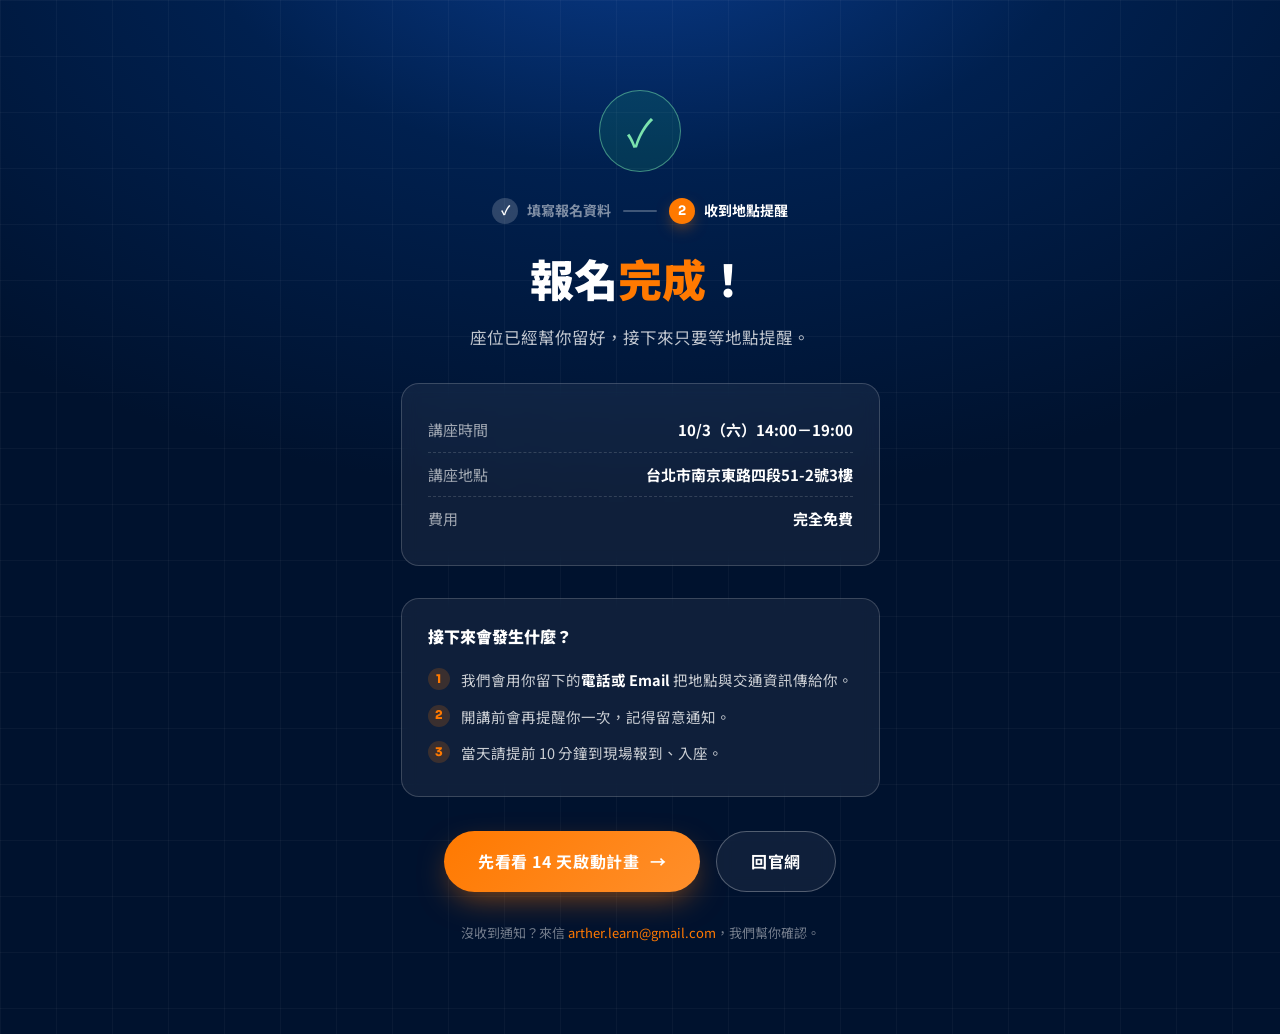
<file: thanks.html>
<!DOCTYPE html>
<html lang="zh-Hant">
<head>
<meta charset="UTF-8">
<meta name="viewport" content="width=device-width, initial-scale=1.0">
<title>報名完成｜匯成交 iDealFlow.ai 免費實體講座</title>
<meta name="robots" content="noindex">
<link rel="preconnect" href="https://fonts.googleapis.com">
<link rel="preconnect" href="https://fonts.gstatic.com" crossorigin>
<link href="https://fonts.googleapis.com/css2?family=Noto+Sans+TC:wght@400;500;700;900&family=Sora:wght@400;600;700;800&display=swap" rel="stylesheet">
<link rel="stylesheet" href="assets/style.css">
</head>
<body>

<section class="ty">
  <div class="wrap">
    <div class="tick">✓</div>

    <div class="bk2-steps" style="padding-top:0;margin-bottom:26px">
      <span class="bk2-step" style="color:rgba(255,255,255,.5)"><span class="n" style="background:rgba(255,255,255,.18);color:#fff">✓</span>填寫報名資料</span>
      <span class="bk2-sep" style="background:rgba(255,255,255,.25)"></span>
      <span class="bk2-step on" style="color:#fff"><span class="n">2</span>收到地點提醒</span>
    </div>

    <h1 id="tyTitle">報名<span>完成</span>！</h1>
    <p class="ty-sub">座位已經幫你留好，接下來只要等地點提醒。</p>

    <div class="ty-card">
      <div class="ty-row"><span class="k">講座時間</span><span class="v" id="tySession">10/3（六）14:00－19:00</span></div>
      <div class="ty-row"><span class="k">講座地點</span><span class="v">台北市南京東路四段51-2號3樓</span></div>
      <div class="ty-row"><span class="k">費用</span><span class="v">完全免費</span></div>
    </div>

    <div class="ty-card ty-next">
      <h4>接下來會發生什麼？</h4>
      <ul>
        <li><span class="no">1</span><span>我們會用你留下的<b style="color:#fff">電話或 Email</b> 把地點與交通資訊傳給你。</span></li>
        <li><span class="no">2</span><span>開講前會再提醒你一次，記得留意通知。</span></li>
        <li><span class="no">3</span><span>當天請提前 10 分鐘到現場報到、入座。</span></li>
      </ul>
    </div>

    <div class="hero-ctas">
      <a class="btn btn-primary" href="start.html">先看看 14 天啟動計畫 <span class="arr">→</span></a>
      <a class="btn btn-ghost" href="index.html">回官網</a>
    </div>

    <p class="ty-foot">沒收到通知？來信 <a href="mailto:arther.learn@gmail.com" style="color:var(--orange)">arther.learn@gmail.com</a>，我們幫你確認。</p>
  </div>
</section>

<script>
const q = new URLSearchParams(location.search);
const name = (q.get('n') || '').slice(0, 30);
const session = (q.get('s') || '').slice(0, 40);
if (name) {
  const h = document.getElementById('tyTitle');
  h.textContent = name + '，報名';
  const em = document.createElement('span'); em.textContent = '完成';
  h.append(em, document.createTextNode('！'));
}
if (session) document.getElementById('tySession').textContent = session;
</script>
</body>
</html>
</file>
<file: assets/style.css>
/* ============================================================
   匯成交 iDealFlow.ai — 共用樣式
   品牌色：Deep Navy #001B44 / #00204F · Flow Orange #FF7900
   ============================================================ */
:root{
  --navy:#001B44;
  --navy-2:#00204F;
  --navy-deep:#00122E;
  --orange:#FF7900;
  --orange-2:#FF9A3D;
  --orange-soft:rgba(255,121,0,.12);
  --ink:#0E1B33;
  --slate:#4A5A75;
  --line:rgba(0,27,68,.10);
  --bg-soft:#F6F8FC;
  --white:#FFFFFF;
  --radius:20px;
  --shadow-lg:0 30px 80px -20px rgba(0,27,68,.25);
  --shadow-md:0 16px 48px -16px rgba(0,27,68,.18);
  --font-tc:'Noto Sans TC',-apple-system,BlinkMacSystemFont,'PingFang TC','Microsoft JhengHei',sans-serif;
  --font-en:'Sora','Noto Sans TC',sans-serif;
}
*{margin:0;padding:0;box-sizing:border-box}
html{scroll-behavior:smooth}
body{font-family:var(--font-tc);color:var(--ink);background:var(--white);line-height:1.7;-webkit-font-smoothing:antialiased;overflow-x:hidden}
img{max-width:100%;display:block}
a{color:inherit;text-decoration:none}
.wrap{max-width:1180px;margin:0 auto;padding:0 24px}

/* ===== 通用元件 ===== */
.eyebrow{display:inline-flex;align-items:center;gap:8px;font-size:13px;font-weight:700;letter-spacing:.18em;color:var(--orange);text-transform:uppercase;margin-bottom:18px}
.eyebrow::before{content:"";width:28px;height:2px;background:linear-gradient(90deg,var(--orange),var(--orange-2));border-radius:2px}
.h2{font-size:clamp(28px,4vw,44px);font-weight:900;line-height:1.25;letter-spacing:.01em;color:var(--navy)}
.h2 em{font-style:normal;color:var(--orange)}
.lead{font-size:17px;color:var(--slate);max-width:640px;margin-top:16px}
.center{text-align:center}
.center .lead{margin-left:auto;margin-right:auto}
section{padding:110px 0}
.btn{display:inline-flex;align-items:center;justify-content:center;gap:10px;padding:16px 34px;border-radius:999px;font-weight:700;font-size:16px;letter-spacing:.04em;transition:all .3s cubic-bezier(.2,.8,.2,1);cursor:pointer;border:none}
.btn-primary{background:linear-gradient(135deg,var(--orange) 0%,#FF8F2B 100%);color:#fff;box-shadow:0 12px 32px -8px rgba(255,121,0,.55)}
.btn-primary:hover{transform:translateY(-3px);box-shadow:0 20px 44px -10px rgba(255,121,0,.65)}
.btn-ghost{background:rgba(255,255,255,.06);color:#fff;border:1px solid rgba(255,255,255,.28);backdrop-filter:blur(8px)}
.btn-ghost:hover{background:rgba(255,255,255,.14);border-color:rgba(255,255,255,.5)}
.btn-navy{background:var(--navy);color:#fff}
.btn-navy:hover{transform:translateY(-3px);box-shadow:0 18px 40px -12px rgba(0,27,68,.5)}
.btn .arr{transition:transform .3s}
.btn:hover .arr{transform:translateX(4px)}

/* ===== 進場動畫 ===== */
.reveal{opacity:0;transform:translateY(36px);transition:opacity .8s cubic-bezier(.2,.8,.2,1),transform .8s cubic-bezier(.2,.8,.2,1)}
.reveal.in{opacity:1;transform:none}
.d1{transition-delay:.08s}.d2{transition-delay:.16s}.d3{transition-delay:.24s}.d4{transition-delay:.32s}

/* ===== 導覽列 ===== */
.nav{position:fixed;top:0;left:0;right:0;z-index:100;transition:all .35s}
.nav-inner{display:flex;align-items:center;justify-content:space-between;height:76px}
.nav.scrolled,.nav.solid{background:rgba(0,18,46,.88);backdrop-filter:blur(18px);box-shadow:0 8px 32px rgba(0,0,0,.25)}
.brand{display:flex;align-items:center;gap:12px}
.brand svg,.brand img{height:34px;width:auto}
.brand .logo-img{height:30px}
.brand .zh{font-weight:900;font-size:19px;color:#fff;letter-spacing:.14em;border-left:1px solid rgba(255,255,255,.25);padding-left:12px}
.nav-links{display:flex;align-items:center;gap:30px}
.nav-links>a,.dd>.dd-trigger{color:rgba(255,255,255,.82);font-size:15px;font-weight:500;position:relative;transition:color .25s;display:inline-flex;align-items:center;gap:5px}
.nav-links>a:hover,.dd>.dd-trigger:hover{color:#fff}
.nav-links>a::after{content:"";position:absolute;left:0;bottom:-6px;width:0;height:2px;background:var(--orange);transition:width .3s}
.nav-links>a:hover::after{width:100%}
.nav-cta{padding:11px 26px;font-size:14px}
.nav-links>a.nav-hot{color:var(--orange-2);font-weight:700}
.nav-links>a.nav-hot:hover{color:var(--orange)}
.nav-links>a.nav-hot::after{width:100%;background:linear-gradient(90deg,var(--orange),transparent)}
.nav-toggle{display:none;background:none;border:none;cursor:pointer;padding:8px}
.nav-toggle span{display:block;width:24px;height:2px;background:#fff;margin:5px 0;transition:.3s}

/* 下拉選單 */
.dd{position:relative}
.dd .caret{font-size:10px;transition:transform .3s;opacity:.7}
.dd:hover .caret{transform:rotate(180deg)}
.dd-menu{position:absolute;top:calc(100% + 14px);left:50%;transform:translate(-50%,10px);min-width:250px;background:#fff;border-radius:16px;box-shadow:0 24px 64px -12px rgba(0,27,68,.35);padding:10px;opacity:0;visibility:hidden;transition:all .3s cubic-bezier(.2,.8,.2,1)}
.dd-menu::before{content:"";position:absolute;top:-14px;left:0;right:0;height:14px}
.dd-menu::after{content:"";position:absolute;top:-6px;left:50%;transform:translateX(-50%) rotate(45deg);width:12px;height:12px;background:#fff;border-radius:2px}
.dd:hover .dd-menu{opacity:1;visibility:visible;transform:translate(-50%,0)}
.dd-menu a{display:flex;align-items:center;gap:12px;padding:11px 16px;border-radius:10px;font-size:14.5px;font-weight:500;color:var(--navy);transition:all .2s}
.dd-menu a:hover{background:var(--orange-soft);color:var(--orange)}
.dd-menu a .di{width:30px;height:30px;border-radius:8px;background:var(--orange-soft);display:flex;align-items:center;justify-content:center;flex-shrink:0}
.dd-menu a .di svg{width:16px;height:16px;stroke:var(--orange);fill:none;stroke-width:2;stroke-linecap:round;stroke-linejoin:round}
.dd-menu .dd-all{border-top:1px solid var(--line);margin-top:6px;padding-top:12px;font-weight:700;color:var(--orange);justify-content:center}

/* ===== Hero（首頁）===== */
.hero{position:relative;background:radial-gradient(1200px 700px at 78% -10%,#0A3D8F 0%,var(--navy-2) 42%,var(--navy-deep) 100%);color:#fff;padding:190px 0 0;overflow:hidden}
.hero::before{content:"";position:absolute;inset:0;background-image:linear-gradient(rgba(255,255,255,.035) 1px,transparent 1px),linear-gradient(90deg,rgba(255,255,255,.035) 1px,transparent 1px);background-size:56px 56px;mask-image:radial-gradient(900px 600px at 50% 0%,#000 30%,transparent 75%)}
.hero-glow{position:absolute;width:640px;height:640px;border-radius:50%;background:radial-gradient(circle,rgba(255,121,0,.22) 0%,transparent 65%);top:-180px;right:-120px;pointer-events:none;animation:breathe 7s ease-in-out infinite}
.hero-glow.g2{left:-220px;top:280px;right:auto;background:radial-gradient(circle,rgba(30,90,200,.28) 0%,transparent 65%)}
@keyframes breathe{0%,100%{opacity:.8;transform:scale(1)}50%{opacity:1;transform:scale(1.08)}}
.hero-inner{position:relative;text-align:center;max-width:880px;margin:0 auto}
.hero-badge{display:inline-flex;align-items:center;gap:10px;background:rgba(255,255,255,.07);border:1px solid rgba(255,255,255,.16);border-radius:999px;padding:9px 22px;font-size:14px;font-weight:500;color:rgba(255,255,255,.9);backdrop-filter:blur(8px);margin-bottom:34px}
.hero-badge .dot{width:8px;height:8px;border-radius:50%;background:var(--orange);box-shadow:0 0 12px var(--orange);animation:pulse 2s infinite}
@keyframes pulse{0%,100%{opacity:1}50%{opacity:.4}}
.hero h1{font-size:clamp(38px,6.4vw,72px);font-weight:900;line-height:1.18;letter-spacing:.02em}
.hero h1 .grad,.grad{background:linear-gradient(100deg,var(--orange) 10%,#FFB25E 55%,var(--orange) 90%);-webkit-background-clip:text;background-clip:text;color:transparent}
.hero-sub{font-size:clamp(16px,2vw,20px);color:rgba(255,255,255,.78);margin:26px auto 0;max-width:660px;font-weight:400}
.hero-sub strong{color:#fff;font-weight:700}
.hero-ctas{display:flex;gap:16px;justify-content:center;margin-top:44px;flex-wrap:wrap}
.hero-stats{display:flex;justify-content:center;gap:0;margin:64px auto 0;flex-wrap:wrap}
.hstat{padding:0 44px;text-align:center;border-right:1px solid rgba(255,255,255,.14)}
.hstat:last-child{border-right:none}
.hstat b{display:block;font-family:var(--font-en);font-size:34px;font-weight:800;color:#fff}
.hstat b i{font-style:normal;color:var(--orange)}
.hstat span{font-size:13.5px;color:rgba(255,255,255,.62);letter-spacing:.06em}

/* Hero 儀表板 mockup */
.dash{position:relative;max-width:960px;margin:74px auto -2px;border-radius:22px 22px 0 0;background:linear-gradient(180deg,rgba(255,255,255,.10),rgba(255,255,255,.045));border:1px solid rgba(255,255,255,.18);border-bottom:none;backdrop-filter:blur(16px);padding:14px 14px 0;box-shadow:0 -20px 80px -30px rgba(255,121,0,.25)}
.dash-bar{display:flex;align-items:center;gap:8px;padding:4px 8px 12px}
.dash-bar i{width:11px;height:11px;border-radius:50%;background:rgba(255,255,255,.22)}
.dash-bar i:first-child{background:#FF6057}.dash-bar i:nth-child(2){background:#FFBD2E}.dash-bar i:nth-child(3){background:#28C840}
.dash-bar .url{margin-left:12px;flex:1;max-width:320px;background:rgba(255,255,255,.08);border-radius:8px;font-family:var(--font-en);font-size:11.5px;color:rgba(255,255,255,.55);padding:4px 14px;text-align:left}
.dash-body{background:#fff;border-radius:14px 14px 0 0;padding:26px;display:grid;grid-template-columns:repeat(4,1fr);gap:16px;color:var(--ink)}
.kpi{background:var(--bg-soft);border:1px solid var(--line);border-radius:14px;padding:16px 18px;text-align:left}
.kpi label{font-size:12px;color:var(--slate);display:block}
.kpi b{font-family:var(--font-en);font-size:24px;font-weight:800;color:var(--navy)}
.kpi .up{font-size:11.5px;color:#0E9F6E;font-weight:700}
.dash-lower{grid-column:1/-1;display:grid;grid-template-columns:1.5fr 1fr;gap:16px}
.panel{background:var(--bg-soft);border:1px solid var(--line);border-radius:14px;padding:18px;text-align:left}
.panel h5{font-size:13px;color:var(--navy);margin-bottom:12px;font-weight:700}
.bars{display:flex;align-items:flex-end;gap:10px;height:110px}
.bars i{flex:1;border-radius:6px 6px 2px 2px;background:linear-gradient(180deg,var(--orange),#FFB067);opacity:.9;animation:grow 1.2s cubic-bezier(.2,.8,.2,1) both;transform-origin:bottom}
.bars i:nth-child(odd){background:linear-gradient(180deg,#26437C,#5B79B5)}
@keyframes grow{from{transform:scaleY(0)}to{transform:scaleY(1)}}
.funnel-row{display:flex;align-items:center;justify-content:space-between;font-size:12.5px;padding:7px 0;border-bottom:1px dashed var(--line)}
.funnel-row:last-child{border-bottom:none}
.funnel-row b{font-family:var(--font-en);color:var(--navy)}
.funnel-row .tag{color:var(--orange);font-weight:700}

/* ===== 引擎區（GHL）===== */
.engine{background:var(--navy-deep);color:#fff;padding:64px 0;border-top:1px solid rgba(255,255,255,.07)}
.engine-inner{display:flex;align-items:center;justify-content:space-between;gap:40px;flex-wrap:wrap}
.engine-txt h3{font-size:22px;font-weight:900;letter-spacing:.02em}
.engine-txt h3 span{color:var(--orange)}
.engine-txt p{color:rgba(255,255,255,.6);font-size:14.5px;margin-top:6px;max-width:560px}
.engine-badges{display:flex;gap:14px;flex-wrap:wrap}
.ebadge{border:1px solid rgba(255,255,255,.16);border-radius:12px;padding:12px 22px;text-align:center;background:rgba(255,255,255,.04)}
.ebadge b{display:block;font-family:var(--font-en);font-size:20px;color:var(--orange)}
.ebadge span{font-size:12px;color:rgba(255,255,255,.6)}

/* ===== 功能卡片（首頁八大功能）===== */
.features{background:var(--bg-soft)}
.fgrid{display:grid;grid-template-columns:repeat(4,1fr);gap:22px;margin-top:56px}
.fcard{position:relative;background:#fff;border:1px solid var(--line);border-radius:var(--radius);padding:34px 26px 30px;transition:all .35s cubic-bezier(.2,.8,.2,1);overflow:hidden;display:block}
.fcard::before{content:"";position:absolute;top:0;left:0;right:0;height:3px;background:linear-gradient(90deg,var(--orange),var(--orange-2));transform:scaleX(0);transform-origin:left;transition:transform .4s}
.fcard:hover{transform:translateY(-8px);box-shadow:var(--shadow-md);border-color:transparent}
.fcard:hover::before{transform:scaleX(1)}
.fcard .num{position:absolute;top:18px;right:22px;font-family:var(--font-en);font-size:40px;font-weight:800;color:rgba(0,27,68,.06);line-height:1}
.ficon{width:54px;height:54px;border-radius:14px;background:linear-gradient(135deg,var(--orange-soft),rgba(255,121,0,.05));display:flex;align-items:center;justify-content:center;margin-bottom:20px}
.ficon svg{width:26px;height:26px;stroke:var(--orange);fill:none;stroke-width:1.8;stroke-linecap:round;stroke-linejoin:round}
.fcard h4{font-size:18px;font-weight:900;color:var(--navy);margin-bottom:8px}
.fcard p{font-size:14px;color:var(--slate);line-height:1.65}
.fcard .more{display:inline-flex;align-items:center;gap:6px;margin-top:14px;font-size:13.5px;font-weight:700;color:var(--orange)}
.fcard .more .arr{transition:transform .3s}
.fcard:hover .more .arr{transform:translateX(4px)}

/* ===== 適用對象 ===== */
.audience{background:#fff}
.agrid{display:grid;grid-template-columns:repeat(2,1fr);gap:26px;margin-top:56px}
.acard{background:var(--bg-soft);border:1px solid var(--line);border-radius:24px;padding:40px 38px;transition:all .35s}
.acard:hover{background:#fff;box-shadow:var(--shadow-md);transform:translateY(-6px)}
.acard .ahead{display:flex;align-items:center;gap:16px;margin-bottom:12px}
.aicon{width:52px;height:52px;border-radius:14px;background:linear-gradient(135deg,var(--navy),#1E3E77);display:flex;align-items:center;justify-content:center;flex-shrink:0}
.aicon svg{width:26px;height:26px;stroke:#fff;fill:none;stroke-width:1.8;stroke-linecap:round;stroke-linejoin:round}
.acard h4{font-size:20px;font-weight:900;color:var(--navy)}
.acard .aq{font-size:14.5px;color:var(--orange);font-weight:700;margin-bottom:14px}
.acard .loop{display:inline-block;background:#fff;border:1px dashed rgba(255,121,0,.45);border-radius:10px;padding:8px 16px;font-size:13px;color:var(--slate);margin-bottom:18px}
.acard .loop b{color:var(--orange)}
.alist{list-style:none}
.alist li{position:relative;padding:6px 0 6px 28px;font-size:14px;color:var(--slate)}
.alist li::before{content:"";position:absolute;left:0;top:12px;width:15px;height:15px;background:var(--orange);mask:url("data:image/svg+xml,%3Csvg xmlns='http://www.w3.org/2000/svg' viewBox='0 0 24 24' fill='none' stroke='%23000' stroke-width='3' stroke-linecap='round' stroke-linejoin='round'%3E%3Cpath d='M20 6 9 17l-5-5'/%3E%3C/svg%3E") center/contain no-repeat}

/* ===== 三大特點 ===== */
.three{position:relative;background:radial-gradient(1000px 600px at 20% 0%,#0A3D8F 0%,var(--navy-2) 45%,var(--navy-deep) 100%);color:#fff;overflow:hidden}
.three::after{content:"";position:absolute;width:560px;height:560px;border-radius:50%;background:radial-gradient(circle,rgba(255,121,0,.16),transparent 65%);bottom:-220px;right:-140px}
.three .h2{color:#fff}
.three .lead{color:rgba(255,255,255,.7)}
.tgrid{display:grid;grid-template-columns:repeat(3,1fr);gap:26px;margin-top:64px;position:relative;z-index:1}
.tcard{position:relative;background:linear-gradient(160deg,rgba(255,255,255,.09),rgba(255,255,255,.03));border:1px solid rgba(255,255,255,.14);border-radius:24px;padding:44px 34px 38px;backdrop-filter:blur(10px);transition:all .4s cubic-bezier(.2,.8,.2,1)}
.tcard:hover{transform:translateY(-10px);border-color:rgba(255,121,0,.55);box-shadow:0 30px 70px -20px rgba(0,0,0,.5)}
.tcard .no{font-family:var(--font-en);font-size:15px;font-weight:800;color:var(--orange);letter-spacing:.2em;margin-bottom:22px;display:flex;align-items:center;gap:12px}
.tcard .no::after{content:"";flex:1;height:1px;background:linear-gradient(90deg,rgba(255,121,0,.5),transparent)}
.ticon{width:64px;height:64px;border-radius:18px;background:linear-gradient(135deg,var(--orange),#FF9E45);display:flex;align-items:center;justify-content:center;margin-bottom:26px;box-shadow:0 14px 34px -8px rgba(255,121,0,.5)}
.ticon svg{width:30px;height:30px;stroke:#fff;fill:none;stroke-width:1.8;stroke-linecap:round;stroke-linejoin:round}
.tcard h3{font-size:22px;font-weight:900;line-height:1.4;margin-bottom:14px}
.tcard>p{font-size:14.5px;color:rgba(255,255,255,.68);margin-bottom:22px}
.tlist{list-style:none}
.tlist li{position:relative;padding:8px 0 8px 30px;font-size:14px;color:rgba(255,255,255,.85);border-bottom:1px dashed rgba(255,255,255,.1)}
.tlist li:last-child{border-bottom:none}
.tlist li::before{content:"";position:absolute;left:2px;top:14px;width:16px;height:16px;background:var(--orange);mask:url("data:image/svg+xml,%3Csvg xmlns='http://www.w3.org/2000/svg' viewBox='0 0 24 24' fill='none' stroke='%23000' stroke-width='3' stroke-linecap='round' stroke-linejoin='round'%3E%3Cpath d='M20 6 9 17l-5-5'/%3E%3C/svg%3E") center/contain no-repeat}

/* ===== 整合生態 ===== */
.integrations{background:#fff}
.chips{display:flex;flex-wrap:wrap;gap:14px;justify-content:center;margin-top:52px;max-width:900px;margin-left:auto;margin-right:auto}
.chip{display:inline-flex;align-items:center;gap:9px;padding:12px 24px;border:1px solid var(--line);border-radius:999px;font-size:14.5px;font-weight:500;color:var(--navy);background:#fff;transition:all .3s}
.chip:hover{border-color:var(--orange);color:var(--orange);transform:translateY(-3px);box-shadow:0 10px 24px -8px rgba(255,121,0,.3)}
.chip .cdot{width:8px;height:8px;border-radius:50%;background:linear-gradient(135deg,var(--orange),var(--orange-2))}
.int-note{text-align:center;margin-top:36px;font-size:14.5px;color:var(--slate)}
.int-note b{color:var(--navy)}

/* ===== 成功案例 ===== */
.cases{background:var(--bg-soft)}
.cgrid{display:grid;grid-template-columns:1fr 1fr;gap:28px;margin-top:56px}
.ccard{background:#fff;border:1px solid var(--line);border-radius:24px;padding:42px 40px;position:relative;overflow:hidden;transition:all .4s}
.ccard:hover{box-shadow:var(--shadow-md);transform:translateY(-6px)}
.ccard::before{content:"\201C";position:absolute;top:6px;right:26px;font-family:Georgia,serif;font-size:120px;line-height:1;color:rgba(255,121,0,.1)}
.chead{display:flex;align-items:center;gap:18px;margin-bottom:24px}
.avatar{width:64px;height:64px;border-radius:50%;background:linear-gradient(135deg,var(--navy),#1E3E77);color:#fff;display:flex;align-items:center;justify-content:center;font-size:24px;font-weight:900;flex-shrink:0;box-shadow:0 8px 20px -6px rgba(0,27,68,.4)}
.chead h4{font-size:19px;font-weight:900;color:var(--navy)}
.chead span{font-size:13.5px;color:var(--slate)}
.cpoints{list-style:none;margin-bottom:26px}
.cpoints li{position:relative;padding:7px 0 7px 28px;font-size:14.5px;color:var(--slate)}
.cpoints li::before{content:"";position:absolute;left:0;top:13px;width:15px;height:15px;background:var(--orange);mask:url("data:image/svg+xml,%3Csvg xmlns='http://www.w3.org/2000/svg' viewBox='0 0 24 24' fill='none' stroke='%23000' stroke-width='3' stroke-linecap='round' stroke-linejoin='round'%3E%3Cpath d='M20 6 9 17l-5-5'/%3E%3C/svg%3E") center/contain no-repeat}
.cmetrics{display:flex;gap:14px;flex-wrap:wrap}
.metric{flex:1;min-width:150px;background:linear-gradient(135deg,#FFF4E8,#FFEAD4);border:1px solid rgba(255,121,0,.2);border-radius:14px;padding:16px 20px}
.metric b{display:block;font-family:var(--font-en);font-size:26px;font-weight:800;color:var(--orange)}
.metric span{font-size:12.5px;color:#8A5A2B;font-weight:500}
.cases-note{text-align:center;margin-top:44px;font-size:16px;color:var(--navy);font-weight:700}

/* ===== 方案價格 ===== */
.pricing{background:#fff}
.pwrap{display:grid;grid-template-columns:1fr 1.15fr;gap:40px;margin-top:60px;align-items:stretch}
.pcard{position:relative;background:linear-gradient(170deg,var(--navy) 0%,var(--navy-deep) 100%);color:#fff;border-radius:28px;padding:52px 46px;overflow:hidden;box-shadow:var(--shadow-lg)}
.pcard::before{content:"";position:absolute;width:380px;height:380px;border-radius:50%;background:radial-gradient(circle,rgba(255,121,0,.28),transparent 65%);top:-140px;right:-120px}
.pcard .ribbon{display:inline-block;background:linear-gradient(135deg,var(--orange),#FF9E45);color:#fff;font-size:12.5px;font-weight:700;letter-spacing:.12em;border-radius:999px;padding:7px 20px;margin-bottom:26px}
.price{font-family:var(--font-en);font-size:64px;font-weight:800;line-height:1;position:relative}
.price small{font-size:22px;font-weight:600;color:rgba(255,255,255,.6)}
.price .cur{font-size:24px;vertical-align:super;color:var(--orange)}
.pcard .psub{color:rgba(255,255,255,.65);font-size:14.5px;margin:14px 0 30px}
.plist{list-style:none;margin-bottom:38px}
.plist li{position:relative;padding:11px 0 11px 34px;font-size:15px;border-bottom:1px solid rgba(255,255,255,.09)}
.plist li::before{content:"";position:absolute;left:0;top:16px;width:18px;height:18px;background:var(--orange);mask:url("data:image/svg+xml,%3Csvg xmlns='http://www.w3.org/2000/svg' viewBox='0 0 24 24' fill='none' stroke='%23000' stroke-width='3' stroke-linecap='round' stroke-linejoin='round'%3E%3Cpath d='M20 6 9 17l-5-5'/%3E%3C/svg%3E") center/contain no-repeat}
.plist li b{color:var(--orange-2)}
.pcard .btn{width:100%}
.steps h3{font-size:22px;font-weight:900;color:var(--navy);margin-bottom:10px}
.steps>p{font-size:14.5px;color:var(--slate);margin-bottom:30px}
.step{display:flex;gap:20px;padding:18px 0;border-bottom:1px dashed var(--line)}
.step:last-child{border-bottom:none}
.step .sn{flex-shrink:0;width:44px;height:44px;border-radius:13px;background:var(--orange-soft);color:var(--orange);font-family:var(--font-en);font-weight:800;font-size:17px;display:flex;align-items:center;justify-content:center}
.step h5{font-size:16px;font-weight:900;color:var(--navy)}
.step p{font-size:13.5px;color:var(--slate)}

/* ===== FAQ ===== */
.faq{background:var(--bg-soft)}
.faq-list{max-width:800px;margin:52px auto 0}
.qa{background:#fff;border:1px solid var(--line);border-radius:16px;margin-bottom:14px;overflow:hidden;transition:box-shadow .3s}
.qa.open{box-shadow:var(--shadow-md);border-color:rgba(255,121,0,.3)}
.qa button{width:100%;display:flex;align-items:center;justify-content:space-between;gap:16px;padding:22px 28px;background:none;border:none;cursor:pointer;font-family:var(--font-tc);font-size:16.5px;font-weight:700;color:var(--navy);text-align:left}
.qa .plus{flex-shrink:0;width:28px;height:28px;border-radius:50%;border:1.5px solid var(--orange);color:var(--orange);display:flex;align-items:center;justify-content:center;font-size:18px;font-weight:400;transition:all .3s;line-height:1}
.qa.open .plus{background:var(--orange);color:#fff;transform:rotate(45deg)}
.qa .ans{max-height:0;overflow:hidden;transition:max-height .45s cubic-bezier(.2,.8,.2,1)}
.qa .ans p{padding:0 28px 24px;font-size:14.5px;color:var(--slate)}

/* ===== 尾段 CTA ===== */
.final{position:relative;background:radial-gradient(900px 500px at 50% 120%,#B4560A 0%,var(--navy-2) 55%,var(--navy-deep) 100%);color:#fff;text-align:center;overflow:hidden}
.final::before{content:"";position:absolute;inset:0;background-image:linear-gradient(rgba(255,255,255,.03) 1px,transparent 1px),linear-gradient(90deg,rgba(255,255,255,.03) 1px,transparent 1px);background-size:56px 56px}
.final .wrap{position:relative}
.final h2{font-size:clamp(30px,4.6vw,52px);font-weight:900;line-height:1.3}
.final h2 span{color:var(--orange)}
.final p{color:rgba(255,255,255,.72);font-size:17px;max-width:560px;margin:20px auto 0}
.final .hero-ctas{margin-top:40px}

/* ===== Footer ===== */
footer{background:var(--navy-deep);color:rgba(255,255,255,.6);padding:64px 0 36px;border-top:1px solid rgba(255,255,255,.07)}
.foot-top{display:flex;justify-content:space-between;gap:40px;flex-wrap:wrap;padding-bottom:44px;border-bottom:1px solid rgba(255,255,255,.08)}
.foot-brand svg{height:32px;width:auto;margin-bottom:16px}
.foot-brand .logo-img{height:34px;width:auto;margin-bottom:16px}
.foot-brand p{font-size:13.5px;max-width:300px}
.foot-col h6{color:#fff;font-size:14.5px;font-weight:700;margin-bottom:16px;letter-spacing:.06em}
.foot-col a{display:block;font-size:13.5px;padding:5px 0;transition:color .25s}
.foot-col a:hover{color:var(--orange)}
.foot-bottom{display:flex;justify-content:space-between;gap:16px;flex-wrap:wrap;padding-top:28px;font-size:12.5px;color:rgba(255,255,255,.4)}

/* ============================================================
   功能子頁專用
   ============================================================ */
/* 子頁 Hero */
.subhero{position:relative;background:radial-gradient(1100px 600px at 70% -20%,#0A3D8F 0%,var(--navy-2) 45%,var(--navy-deep) 100%);color:#fff;padding:180px 0 110px;overflow:hidden;text-align:center}
.subhero::before{content:"";position:absolute;inset:0;background-image:linear-gradient(rgba(255,255,255,.035) 1px,transparent 1px),linear-gradient(90deg,rgba(255,255,255,.035) 1px,transparent 1px);background-size:56px 56px;mask-image:radial-gradient(800px 500px at 50% 0%,#000 30%,transparent 75%)}
.subhero .wrap{position:relative;max-width:820px}
.subhero .crumb{font-size:13.5px;color:rgba(255,255,255,.55);margin-bottom:22px}
.subhero .crumb a:hover{color:var(--orange)}
.subhero .crumb b{color:var(--orange);font-weight:700}
.subhero h1{font-size:clamp(32px,5.2vw,56px);font-weight:900;line-height:1.25;letter-spacing:.02em}
.subhero .sub{font-size:clamp(15.5px,1.8vw,19px);color:rgba(255,255,255,.75);margin:22px auto 0;max-width:620px}
.subhero .sub strong{color:#fff}
.subhero .hero-ctas{margin-top:38px}

/* 交錯功能區塊 */
.fblock{padding:96px 0}
.fblock:nth-child(even){background:var(--bg-soft)}
.fb-grid{display:grid;grid-template-columns:1.05fr 1fr;gap:64px;align-items:center}
.fb-grid.rev .fb-txt{order:2}
.fb-grid.rev .fb-vis{order:1}
.fb-txt .eyebrow{margin-bottom:14px}
.fb-txt h3{font-size:clamp(24px,3vw,34px);font-weight:900;line-height:1.3;color:var(--navy);margin-bottom:16px}
.fb-txt h3 em{font-style:normal;color:var(--orange)}
.fb-txt>p{font-size:15.5px;color:var(--slate);margin-bottom:22px}
.replaces{display:flex;align-items:center;flex-wrap:wrap;gap:8px;margin-bottom:24px}
.replaces .rlabel{font-size:12.5px;font-weight:700;color:var(--navy);background:var(--orange-soft);border-radius:6px;padding:4px 10px;letter-spacing:.04em}
.replaces .rchip{font-size:12.5px;color:var(--slate);border:1px solid var(--line);border-radius:999px;padding:4px 12px;background:#fff}
.checklist{list-style:none;display:grid;grid-template-columns:1fr 1fr;gap:4px 20px}
.checklist li{position:relative;padding:7px 0 7px 28px;font-size:14px;color:var(--ink);font-weight:500}
.checklist li::before{content:"";position:absolute;left:0;top:13px;width:15px;height:15px;background:var(--orange);mask:url("data:image/svg+xml,%3Csvg xmlns='http://www.w3.org/2000/svg' viewBox='0 0 24 24' fill='none' stroke='%23000' stroke-width='3' stroke-linecap='round' stroke-linejoin='round'%3E%3Cpath d='M20 6 9 17l-5-5'/%3E%3C/svg%3E") center/contain no-repeat}
.fb-cta{margin-top:28px}

/* 通用 mockup 元件 */
.mock{background:#fff;border:1px solid var(--line);border-radius:18px;box-shadow:var(--shadow-lg);overflow:hidden}
.fb-grid:nth-child(odd) .mock{transform:rotate(.4deg)}
.mock-bar{display:flex;align-items:center;gap:7px;background:linear-gradient(180deg,#F0F3F9,#E9EEF6);padding:11px 16px;border-bottom:1px solid var(--line)}
.mock-bar i{width:10px;height:10px;border-radius:50%}
.mock-bar i:nth-child(1){background:#FF6057}.mock-bar i:nth-child(2){background:#FFBD2E}.mock-bar i:nth-child(3){background:#28C840}
.mock-bar span{margin-left:10px;font-family:var(--font-en);font-size:11px;color:var(--slate);background:#fff;border-radius:6px;padding:2px 12px;flex:1;max-width:240px}
.mock-pad{padding:24px}
.m-title{font-size:13.5px;font-weight:900;color:var(--navy);margin-bottom:14px}
.m-line{height:10px;border-radius:5px;background:#E7ECF5;margin:9px 0}
.m-line.w80{width:80%}.m-line.w60{width:60%}.m-line.w40{width:40%}
.m-line.hi{background:linear-gradient(90deg,var(--orange),var(--orange-2));height:12px}
.m-row{display:flex;align-items:center;gap:12px;padding:11px 12px;border:1px solid var(--line);border-radius:12px;margin-bottom:10px;background:#fff}
.m-row .m-av{width:34px;height:34px;border-radius:50%;background:linear-gradient(135deg,#26437C,#5B79B5);color:#fff;font-size:13px;font-weight:700;display:flex;align-items:center;justify-content:center;flex-shrink:0}
.m-row .m-av.o{background:linear-gradient(135deg,var(--orange),var(--orange-2))}
.m-row .mi{flex:1;min-width:0}
.m-row .mi b{display:block;font-size:12.5px;color:var(--navy)}
.m-row .mi span{font-size:11px;color:var(--slate)}
.m-tag{font-size:10.5px;font-weight:700;border-radius:999px;padding:3px 10px;flex-shrink:0}
.m-tag.hot{background:#FFEBD9;color:var(--orange)}
.m-tag.ok{background:#E1F5EC;color:#0E9F6E}
.m-tag.info{background:#E5EDFB;color:#2A5BD7}
.m-btn{display:inline-block;padding:9px 22px;border-radius:9px;background:linear-gradient(135deg,var(--orange),#FF8F2B);color:#fff;font-size:12.5px;font-weight:700;box-shadow:0 6px 16px -4px rgba(255,121,0,.5)}
.m-grid2{display:grid;grid-template-columns:1fr 1fr;gap:12px}
/* 工作流節點 */
.m-flow{display:flex;flex-direction:column;align-items:center;gap:0}
.m-node{width:100%;max-width:300px;display:flex;align-items:center;gap:10px;border:1px solid var(--line);border-radius:12px;padding:11px 14px;background:#fff;font-size:12.5px;font-weight:700;color:var(--navy);box-shadow:0 4px 14px -6px rgba(0,27,68,.15)}
.m-node .ni{width:28px;height:28px;border-radius:8px;display:flex;align-items:center;justify-content:center;font-size:13px;flex-shrink:0;background:var(--orange-soft)}
.m-node.trigger{border-color:rgba(255,121,0,.5);background:#FFF7EF}
.m-node small{display:block;font-weight:400;color:var(--slate);font-size:11px}
.m-link{width:2px;height:20px;background:linear-gradient(180deg,var(--orange),rgba(255,121,0,.3))}
/* 日曆格 */
.m-cal{display:grid;grid-template-columns:repeat(7,1fr);gap:6px}
.m-cal .mc-h{font-size:10px;color:var(--slate);text-align:center;font-weight:700;padding-bottom:4px}
.m-cal .mc{aspect-ratio:1;border-radius:8px;background:var(--bg-soft);border:1px solid var(--line);font-size:10.5px;color:var(--slate);display:flex;align-items:center;justify-content:center}
.m-cal .mc.busy{background:linear-gradient(135deg,var(--orange),var(--orange-2));color:#fff;font-weight:700;border:none}
.m-cal .mc.soft{background:#FFEBD9;color:var(--orange);font-weight:700;border-color:rgba(255,121,0,.3)}
/* 星星 */
.m-stars{color:var(--orange);font-size:15px;letter-spacing:2px}
/* 對話泡泡 */
.m-chat{display:flex;flex-direction:column;gap:10px}
.m-bub{max-width:78%;border-radius:14px;padding:10px 14px;font-size:12.5px;line-height:1.55}
.m-bub.in{background:var(--bg-soft);border:1px solid var(--line);color:var(--ink);border-bottom-left-radius:4px;align-self:flex-start}
.m-bub.out{background:linear-gradient(135deg,var(--navy),#1E3E77);color:#fff;border-bottom-right-radius:4px;align-self:flex-end}
.m-bub .ai{display:inline-block;font-size:9.5px;font-weight:800;background:var(--orange);color:#fff;border-radius:4px;padding:1px 6px;margin-bottom:4px;letter-spacing:.08em}
/* pipeline 欄 */
.m-pipe{display:grid;grid-template-columns:repeat(3,1fr);gap:10px}
.m-col{background:var(--bg-soft);border:1px solid var(--line);border-radius:12px;padding:10px}
.m-col h6{font-size:11px;color:var(--slate);font-weight:700;margin-bottom:8px;display:flex;justify-content:space-between}
.m-col h6 b{color:var(--orange)}
.m-card{background:#fff;border:1px solid var(--line);border-radius:9px;padding:8px 10px;margin-bottom:7px;font-size:11px;color:var(--navy);font-weight:600;box-shadow:0 2px 8px -3px rgba(0,27,68,.12)}
.m-card span{display:block;font-size:10px;color:var(--slate);font-weight:400}

/* 情境案例帶 */
.usecases{background:var(--navy);color:#fff;position:relative;overflow:hidden}
.usecases::before{content:"";position:absolute;width:500px;height:500px;border-radius:50%;background:radial-gradient(circle,rgba(255,121,0,.14),transparent 65%);top:-180px;right:-100px}
.usecases .h2{color:#fff}
.usecases .lead{color:rgba(255,255,255,.7)}
.ugrid{display:grid;grid-template-columns:repeat(3,1fr);gap:22px;margin-top:54px;position:relative;z-index:1}
.ucard{background:rgba(255,255,255,.06);border:1px solid rgba(255,255,255,.13);border-radius:20px;padding:32px 28px;backdrop-filter:blur(8px);transition:all .35s}
.ucard:hover{transform:translateY(-6px);border-color:rgba(255,121,0,.5)}
.ucard .utag{display:inline-block;font-size:12px;font-weight:700;color:var(--orange);background:rgba(255,121,0,.14);border-radius:999px;padding:5px 14px;margin-bottom:16px;letter-spacing:.06em}
.ucard h4{font-size:17.5px;font-weight:900;margin-bottom:10px;line-height:1.45}
.ucard p{font-size:13.5px;color:rgba(255,255,255,.7)}
.ucard p b{color:var(--orange-2)}

/* 其他功能導覽 */
.morefeat{background:var(--bg-soft)}
.mf-grid{display:grid;grid-template-columns:repeat(3,1fr);gap:18px;margin-top:48px}
.mf-card{display:flex;align-items:center;gap:14px;background:#fff;border:1px solid var(--line);border-radius:16px;padding:20px 22px;transition:all .3s;font-weight:700;color:var(--navy);font-size:15px}
.mf-card:hover{border-color:var(--orange);transform:translateY(-4px);box-shadow:0 12px 30px -12px rgba(255,121,0,.35)}
.mf-card .di{width:38px;height:38px;border-radius:10px;background:var(--orange-soft);display:flex;align-items:center;justify-content:center;flex-shrink:0}
.mf-card .di svg{width:19px;height:19px;stroke:var(--orange);fill:none;stroke-width:2;stroke-linecap:round;stroke-linejoin:round}
.mf-card .arr{margin-left:auto;color:var(--orange);transition:transform .3s}
.mf-card:hover .arr{transform:translateX(4px)}

/* ===== RWD ===== */
@media(max-width:1024px){
  .fgrid{grid-template-columns:repeat(2,1fr)}
  .tgrid{grid-template-columns:1fr;max-width:560px;margin-left:auto;margin-right:auto}
  .dash-body{grid-template-columns:repeat(2,1fr)}
  .dash-lower{grid-template-columns:1fr}
  .pwrap{grid-template-columns:1fr;max-width:640px;margin-left:auto;margin-right:auto}
  .agrid{grid-template-columns:1fr}
  .ugrid{grid-template-columns:1fr;max-width:520px;margin-left:auto;margin-right:auto}
  .mf-grid{grid-template-columns:repeat(2,1fr)}
  .fb-grid{grid-template-columns:1fr;gap:44px}
  .fb-grid.rev .fb-txt{order:1}
  .fb-grid.rev .fb-vis{order:2}
  .nav-links{position:fixed;top:76px;left:0;right:0;background:rgba(0,18,46,.97);backdrop-filter:blur(20px);flex-direction:column;gap:0;padding:12px 24px 28px;transform:translateY(-130%);transition:transform .4s;box-shadow:0 30px 60px rgba(0,0,0,.4);align-items:stretch;max-height:calc(100vh - 76px);overflow-y:auto}
  .nav-links.open{transform:none}
  .nav-links>a,.dd>.dd-trigger{padding:14px 0;font-size:16px;width:100%;border-bottom:1px solid rgba(255,255,255,.08)}
  .dd{width:100%}
  .dd-menu{position:static;transform:none;opacity:1;visibility:visible;background:transparent;box-shadow:none;padding:0 0 6px 14px;min-width:0}
  .dd-menu::after,.dd-menu::before{display:none}
  .dd-menu a{color:rgba(255,255,255,.72);padding:10px 0;border-bottom:1px solid rgba(255,255,255,.05)}
  .dd-menu a:hover{background:transparent;color:var(--orange)}
  .dd-menu a .di{background:rgba(255,121,0,.15)}
  .dd-menu .dd-all{border-top:none;color:var(--orange);justify-content:flex-start}
  .dd .caret{display:none}
  .nav-cta{margin-top:18px;width:100%}
  .nav-toggle{display:block}
  .nav:has(.nav-links.open){background:rgba(0,18,46,.95)}
}
@media(max-width:768px){
  section{padding:76px 0}
  .fblock{padding:64px 0}
  .brand .zh{display:none}
  .hero{padding-top:140px}
  .subhero{padding:150px 0 80px}
  .hstat{padding:0 22px;margin-bottom:18px}
  .hstat:nth-child(2){border-right:none}
  .cgrid{grid-template-columns:1fr}
  .fgrid{grid-template-columns:1fr}
  .engine-inner{justify-content:center;text-align:center}
  .dash-body{grid-template-columns:1fr;padding:18px}
  .checklist{grid-template-columns:1fr}
  .mf-grid{grid-template-columns:1fr}
}

/* ============================================================
   Funnel Page（14 天啟動計畫）
   ============================================================ */
.fp-nav{position:fixed;top:0;left:0;right:0;z-index:100;background:rgba(0,18,46,.9);backdrop-filter:blur(18px)}
.fp-badgeline{display:flex;gap:14px;justify-content:center;flex-wrap:wrap;margin-bottom:28px}
.fp-chip{display:inline-flex;align-items:center;gap:8px;border:1px solid rgba(255,255,255,.2);background:rgba(255,255,255,.06);border-radius:999px;padding:8px 20px;font-size:13.5px;color:rgba(255,255,255,.85)}
.fp-chip b{color:var(--orange)}
.fp-nos{display:flex;gap:26px;justify-content:center;flex-wrap:wrap;margin-top:30px}
.fp-no{display:flex;align-items:center;gap:9px;font-size:15px;color:rgba(255,255,255,.85)}
.fp-no .x{width:22px;height:22px;border-radius:50%;background:rgba(255,121,0,.16);color:var(--orange);display:flex;align-items:center;justify-content:center;font-weight:800;font-size:12px}
.fp-risk{margin-top:22px;font-size:13.5px;color:rgba(255,255,255,.55)}
.fp-risk b{color:#7BE3AE}

/* 痛點 */
.pain{background:var(--bg-soft)}
.pain-grid{display:grid;grid-template-columns:repeat(3,1fr);gap:22px;margin-top:56px}
.pain-card{background:#fff;border:1px solid var(--line);border-radius:20px;padding:36px 30px;position:relative;transition:all .35s}
.pain-card:hover{transform:translateY(-6px);box-shadow:var(--shadow-md)}
.pain-card .pq{font-size:18px;font-weight:900;color:var(--navy);margin-bottom:12px;line-height:1.5}
.pain-card .pq::before{content:"✗ ";color:#E5484D}
.pain-card p{font-size:14px;color:var(--slate)}
.pain-note{text-align:center;margin-top:40px;font-size:16.5px;font-weight:700;color:var(--navy)}
.pain-note em{font-style:normal;color:var(--orange)}

/* 創辦人 */
.founder{background:#fff}
.founder-grid{display:grid;grid-template-columns:.9fr 1.5fr;gap:56px;align-items:start;margin-top:52px}
.founder-card{position:sticky;top:110px;background:linear-gradient(170deg,var(--navy),var(--navy-deep));border-radius:26px;padding:44px 36px;color:#fff;text-align:center;box-shadow:var(--shadow-lg)}
.founder-card .favatar{width:120px;height:120px;border-radius:50%;background:linear-gradient(135deg,var(--orange),#FF9E45);display:flex;align-items:center;justify-content:center;font-size:48px;font-weight:900;margin:0 auto 20px;box-shadow:0 14px 40px -10px rgba(255,121,0,.6)}
.founder-card h4{font-size:22px;font-weight:900}
.founder-card .ftitle{font-size:13.5px;color:var(--orange-2);margin:4px 0 20px}
.founder-card ul{list-style:none;text-align:left}
.founder-card li{padding:9px 0 9px 26px;position:relative;font-size:13.5px;color:rgba(255,255,255,.82);border-bottom:1px dashed rgba(255,255,255,.12)}
.founder-card li:last-child{border-bottom:none}
.founder-card li::before{content:"★";position:absolute;left:2px;color:var(--orange);font-size:11px}
.founder-txt h3{font-size:24px;font-weight:900;color:var(--navy);margin-bottom:18px}
.founder-txt p{font-size:15px;color:var(--slate);margin-bottom:16px}
.founder-txt p b{color:var(--navy)}
.founder-txt .fhl{background:linear-gradient(transparent 60%,rgba(255,121,0,.25) 60%);font-weight:700;color:var(--navy)}

/* 方案內容 offer stack */
.offer{position:relative;background:radial-gradient(1000px 600px at 50% -10%,#0A3D8F 0%,var(--navy-2) 45%,var(--navy-deep) 100%);color:#fff;overflow:hidden}
.offer .h2{color:#fff}
.offer-box{max-width:760px;margin:56px auto 0;background:linear-gradient(160deg,rgba(255,255,255,.1),rgba(255,255,255,.04));border:1px solid rgba(255,255,255,.16);border-radius:28px;padding:48px 46px;backdrop-filter:blur(12px);position:relative;z-index:1}
.offer-box .obadge{display:inline-block;background:linear-gradient(135deg,var(--orange),#FF9E45);border-radius:999px;padding:8px 22px;font-size:13px;font-weight:800;letter-spacing:.1em;margin-bottom:26px}
.offer-row{display:flex;align-items:baseline;gap:12px;padding:13px 0;border-bottom:1px dashed rgba(255,255,255,.14);font-size:15px}
.offer-row .oname{font-weight:700}
.offer-row .odots{flex:1;border-bottom:2px dotted rgba(255,255,255,.2);transform:translateY(-4px)}
.offer-row .oval{font-family:var(--font-en);font-weight:700;color:var(--orange-2);white-space:nowrap}
.offer-total{display:flex;justify-content:space-between;align-items:center;padding:22px 0 6px;font-size:17px;font-weight:900}
.offer-total .tval{font-family:var(--font-en);font-size:26px;color:var(--orange)}
.offer-price{text-align:center;margin-top:34px;padding-top:32px;border-top:1px solid rgba(255,255,255,.15)}
.offer-price .strike{font-size:15px;color:rgba(255,255,255,.5);text-decoration:line-through}
.offer-price .now{font-family:var(--font-en);font-size:54px;font-weight:800;line-height:1.1;margin:8px 0}
.offer-price .now small{font-size:20px;color:rgba(255,255,255,.65);font-weight:600}
.offer-price .percoffee{font-size:14.5px;color:var(--orange-2);font-weight:700;margin-bottom:26px}
.offer-price .btn{width:100%;max-width:420px}

/* 對比表 */
.compare{background:var(--bg-soft)}
.cmp-table{max-width:820px;margin:52px auto 0;background:#fff;border:1px solid var(--line);border-radius:22px;overflow:hidden;box-shadow:var(--shadow-md)}
.cmp-head{display:grid;grid-template-columns:1.4fr 1fr 1fr;background:var(--navy);color:#fff;font-weight:800;font-size:14.5px}
.cmp-head>div{padding:18px 22px}
.cmp-head .hi-col{background:linear-gradient(135deg,var(--orange),#FF8F2B)}
.cmp-row{display:grid;grid-template-columns:1.4fr 1fr 1fr;border-top:1px solid var(--line);font-size:14px}
.cmp-row>div{padding:14px 22px;display:flex;align-items:center}
.cmp-row .cl{color:var(--navy);font-weight:600}
.cmp-row .cm{color:var(--slate);font-family:var(--font-en)}
.cmp-row .cr{color:var(--orange);font-weight:800;justify-content:center}
.cmp-row.total{background:#FFF7EF;font-weight:900}
.cmp-row.total .cm{color:#E5484D;font-size:16px}
.cmp-row.total .cr{font-size:16px}
.cmp-note{text-align:center;margin-top:26px;font-size:14px;color:var(--slate)}

/* 適合/不適合 */
.fit{background:#fff}
.fit-grid{display:grid;grid-template-columns:1fr 1fr;gap:26px;margin-top:52px}
.fit-col{border-radius:22px;padding:38px 34px}
.fit-col.yes{background:linear-gradient(160deg,#F0FBF5,#E1F5EC);border:1px solid rgba(14,159,110,.25)}
.fit-col.no{background:linear-gradient(160deg,#FDF3F3,#FBE9E9);border:1px solid rgba(229,72,77,.2)}
.fit-col h4{font-size:19px;font-weight:900;margin-bottom:18px}
.fit-col.yes h4{color:#0E7A55}
.fit-col.no h4{color:#C0393E}
.fit-col li{list-style:none;padding:9px 0 9px 30px;position:relative;font-size:14.5px;color:var(--slate)}
.fit-col.yes li::before{content:"✓";position:absolute;left:0;color:#0E9F6E;font-weight:800}
.fit-col.no li::before{content:"✗";position:absolute;left:0;color:#E5484D;font-weight:800}

/* 保證 */
.guarantee{max-width:760px;margin:64px auto 0;display:flex;gap:26px;align-items:center;background:#fff;border:2px dashed rgba(255,121,0,.5);border-radius:22px;padding:34px 38px}
.guarantee .gseal{flex-shrink:0;width:92px;height:92px;border-radius:50%;background:linear-gradient(135deg,var(--orange),#FF9E45);color:#fff;display:flex;flex-direction:column;align-items:center;justify-content:center;font-weight:900;box-shadow:0 14px 34px -10px rgba(255,121,0,.5)}
.guarantee .gseal b{font-family:var(--font-en);font-size:26px;line-height:1}
.guarantee .gseal span{font-size:10.5px;letter-spacing:.1em}
.guarantee h5{font-size:18px;font-weight:900;color:var(--navy);margin-bottom:6px}
.guarantee p{font-size:14px;color:var(--slate)}

/* 見證 quote */
.quotes{background:var(--bg-soft)}
.q-grid{display:grid;grid-template-columns:repeat(3,1fr);gap:22px;margin-top:52px}
.q-card{background:#fff;border:1px solid var(--line);border-radius:20px;padding:32px 28px;position:relative;transition:all .35s}
.q-card:hover{transform:translateY(-6px);box-shadow:var(--shadow-md)}
.q-card .qstars{color:var(--orange);letter-spacing:3px;margin-bottom:14px}
.q-card p{font-size:14px;color:var(--slate);margin-bottom:20px}
.q-card .qwho{display:flex;align-items:center;gap:12px}
.q-card .qav{width:42px;height:42px;border-radius:50%;background:linear-gradient(135deg,var(--navy),#1E3E77);color:#fff;font-weight:800;font-size:15px;display:flex;align-items:center;justify-content:center}
.q-card .qwho b{display:block;font-size:14px;color:var(--navy)}
.q-card .qwho span{font-size:12px;color:var(--slate)}

/* 底部懸浮 CTA */
.fp-sticky{position:fixed;left:0;right:0;bottom:0;z-index:90;background:rgba(0,18,46,.94);backdrop-filter:blur(16px);border-top:1px solid rgba(255,121,0,.35);padding:12px 0;transform:translateY(110%);transition:transform .45s cubic-bezier(.2,.8,.2,1)}
.fp-sticky.show{transform:none}
.fp-sticky .wrap{display:flex;align-items:center;justify-content:space-between;gap:18px}
.fp-sticky .st-txt{color:#fff;font-size:14.5px;font-weight:700}
.fp-sticky .st-txt small{display:block;font-weight:400;font-size:12px;color:rgba(255,255,255,.6)}
.fp-sticky .btn{padding:12px 28px;font-size:14.5px;white-space:nowrap}

@media(max-width:1024px){
  .pain-grid,.q-grid{grid-template-columns:1fr;max-width:540px;margin-left:auto;margin-right:auto}
  .founder-grid{grid-template-columns:1fr}
  .founder-card{position:static;max-width:420px;margin:0 auto}
  .fit-grid{grid-template-columns:1fr}
}
@media(max-width:768px){
  .offer-box{padding:34px 24px}
  .cmp-head>div,.cmp-row>div{padding:12px 12px;font-size:12.5px}
  .guarantee{flex-direction:column;text-align:center}
  .fp-sticky .st-txt small{display:none}
}

/* ============================================================
   預約諮詢頁 booking.html
   ============================================================ */
.bk-hero .hero-inner{max-width:900px}
.bk-hero h1{font-size:clamp(32px,5.4vw,60px)}
.bk-line{display:flex;align-items:center;gap:10px;justify-content:center;flex-wrap:wrap;margin-top:30px;font-size:14.5px;color:rgba(255,255,255,.7)}
.bk-line b{color:#7BE3AE}

/* 痛點清單 */
.bk-pains{background:var(--bg-soft)}
.bk-grid{display:grid;grid-template-columns:repeat(2,1fr);gap:22px;margin-top:56px}
.bk-card{background:#fff;border:1px solid var(--line);border-radius:20px;padding:32px 30px;transition:all .35s}
.bk-card:hover{transform:translateY(-6px);box-shadow:var(--shadow-md)}
.bk-card .bk-num{display:inline-flex;align-items:center;gap:8px;font-family:var(--font-en);font-size:12.5px;font-weight:800;letter-spacing:.14em;color:var(--orange);background:var(--orange-soft);border-radius:999px;padding:5px 14px;margin-bottom:14px}
.bk-card h4{font-size:19px;font-weight:900;color:var(--navy);line-height:1.5;margin-bottom:12px}
.bk-card h4::before{content:"✗ ";color:#E5484D}
.bk-card p{font-size:14.5px;color:var(--slate)}
.bk-card p b{color:var(--navy);font-weight:700}
.bk-card.wide{grid-column:1 / -1}

/* 轉折段＋串接鏈 */
.bk-turn{background:var(--navy-deep);color:#fff;text-align:center;position:relative;overflow:hidden}
.bk-turn::before{content:"";position:absolute;inset:0;background-image:linear-gradient(rgba(255,255,255,.03) 1px,transparent 1px),linear-gradient(90deg,rgba(255,255,255,.03) 1px,transparent 1px);background-size:56px 56px}
.bk-turn .wrap{position:relative}
.bk-turn h2{font-size:clamp(26px,4.2vw,42px);font-weight:900;line-height:1.35;color:#fff}
.bk-turn h2 em{font-style:normal;color:var(--orange)}
.bk-turn .bk-lead{color:rgba(255,255,255,.72);font-size:17px;max-width:620px;margin:20px auto 0}
.bk-chain{display:flex;align-items:center;justify-content:center;flex-wrap:wrap;gap:10px;margin:46px auto 0;max-width:900px}
.bk-step{display:inline-flex;align-items:center;gap:8px;background:rgba(255,255,255,.06);border:1px solid rgba(255,255,255,.18);border-radius:999px;padding:11px 20px;font-size:14.5px;font-weight:700;color:#fff}
.bk-step.last{background:linear-gradient(135deg,var(--orange),#FF9A3D);border-color:transparent;box-shadow:0 12px 30px -10px rgba(255,121,0,.6)}
.bk-arrow{color:rgba(255,255,255,.35);font-size:15px}
.bk-punch{margin-top:44px;font-size:clamp(17px,2.3vw,22px);font-weight:700;line-height:1.7;color:#fff;max-width:760px;margin-left:auto;margin-right:auto}
.bk-punch span{color:var(--orange)}

/* 預約表單 */
.bk-book{background:var(--bg-soft)}
.bk-book-grid{display:grid;grid-template-columns:1fr 1.15fr;gap:34px;margin-top:52px;align-items:start}
.bk-side h3{font-size:22px;font-weight:900;color:var(--navy);line-height:1.5;margin-bottom:20px}
.bk-side h3 em{font-style:normal;color:var(--orange)}
.bk-list{display:flex;flex-direction:column;gap:14px}
.bk-item{display:flex;gap:12px;align-items:flex-start;background:#fff;border:1px solid var(--line);border-radius:14px;padding:16px 18px}
.bk-item .ck{flex-shrink:0;width:24px;height:24px;border-radius:50%;background:var(--orange-soft);color:var(--orange);display:flex;align-items:center;justify-content:center;font-size:13px;font-weight:800}
.bk-item b{display:block;font-size:15px;color:var(--navy);margin-bottom:2px}
.bk-item span{font-size:13.5px;color:var(--slate)}
.bk-meta{margin-top:22px;background:#fff;border:1px solid var(--line);border-left:4px solid var(--orange);border-radius:14px;padding:18px 20px}
.bk-meta b{display:block;font-size:14.5px;color:var(--navy);margin-bottom:6px}
.bk-meta p{font-size:13.5px;color:var(--slate)}

.bk-form{background:#fff;border:1px solid var(--line);border-radius:22px;padding:36px 34px;box-shadow:var(--shadow-md)}
.bk-form .fh{font-size:22px;font-weight:900;color:var(--navy);margin-bottom:6px}
.bk-form .fs{font-size:14px;color:var(--slate);margin-bottom:26px}
.bk-row{display:grid;grid-template-columns:1fr 1fr;gap:16px}
.bk-field{margin-bottom:16px}
.bk-field label{display:block;font-size:13.5px;font-weight:700;color:var(--navy);margin-bottom:7px}
.bk-field label .req{color:#E5484D}
.bk-field input,.bk-field select,.bk-field textarea{width:100%;font-family:var(--font-tc);font-size:15px;color:var(--ink);background:var(--bg-soft);border:1.5px solid var(--line);border-radius:12px;padding:13px 15px;transition:all .25s;outline:none}
.bk-field textarea{resize:vertical;min-height:96px;line-height:1.7}
.bk-field select{appearance:none;background-image:url("data:image/svg+xml;charset=utf-8,%3Csvg xmlns='http://www.w3.org/2000/svg' width='14' height='14' viewBox='0 0 24 24' fill='none' stroke='%234A5A75' stroke-width='2.5' stroke-linecap='round'%3E%3Cpath d='m6 9 6 6 6-6'/%3E%3C/svg%3E");background-repeat:no-repeat;background-position:right 15px center;padding-right:40px}
.bk-field input:focus,.bk-field select:focus,.bk-field textarea:focus{border-color:var(--orange);background:#fff;box-shadow:0 0 0 4px rgba(255,121,0,.12)}
.bk-field input::placeholder,.bk-field textarea::placeholder{color:#9AA7BC}
.bk-form .btn{width:100%;margin-top:8px}
.bk-note{font-size:12.5px;color:var(--slate);text-align:center;margin-top:14px;line-height:1.7}
.bk-err{display:none;font-size:13px;color:#E5484D;font-weight:700;margin-top:12px;text-align:center}
.bk-err.show{display:block}
.bk-done{display:none;text-align:center;padding:22px 0}
.bk-done.show{display:block}
.bk-done .tick{width:64px;height:64px;border-radius:50%;background:rgba(30,180,120,.12);color:#17A673;display:flex;align-items:center;justify-content:center;font-size:30px;margin:0 auto 18px}
.bk-done h4{font-size:22px;font-weight:900;color:var(--navy);margin-bottom:10px}
.bk-done p{font-size:14.5px;color:var(--slate);max-width:380px;margin:0 auto 20px}

@media(max-width:900px){
  .bk-grid{grid-template-columns:1fr}
  .bk-book-grid{grid-template-columns:1fr}
}
@media(max-width:560px){
  .bk-row{grid-template-columns:1fr}
  .bk-form{padding:28px 22px}
  .bk-chain{gap:8px}
  .bk-step{font-size:13px;padding:9px 15px}
}

/* ============================================================
   報名頁 v2（淺底・單一目的・與官網明顯區隔）
   ============================================================ */
.bk2{background:var(--bg-soft);min-height:100vh}
.bk2-top{background:var(--navy-deep);position:sticky;top:0;z-index:100}
.bk2-top .wrap{display:flex;align-items:center;justify-content:space-between;height:62px}
.bk2-top .brand .logo-img{height:26px}
.bk2-top .back{font-size:14px;color:rgba(255,255,255,.72)}
.bk2-top .back:hover{color:var(--orange)}

.bk2-steps{display:flex;align-items:center;justify-content:center;gap:12px;padding:30px 0 0;flex-wrap:wrap}
.bk2-step{display:inline-flex;align-items:center;gap:9px;font-size:14px;font-weight:700;color:#9AA7BC}
.bk2-step .n{width:26px;height:26px;border-radius:50%;background:#E4E9F2;color:#9AA7BC;display:flex;align-items:center;justify-content:center;font-size:13px;font-family:var(--font-en)}
.bk2-step.on{color:var(--navy)}
.bk2-step.on .n{background:var(--orange);color:#fff;box-shadow:0 6px 16px -4px rgba(255,121,0,.6)}
.bk2-sep{width:34px;height:2px;background:#E4E9F2;border-radius:2px}

.bk2-head{text-align:center;padding:26px 0 0}
.bk2-head h1{font-size:clamp(28px,4.4vw,44px);font-weight:900;color:var(--navy);line-height:1.3}
.bk2-head h1 em{font-style:normal;color:var(--orange)}
.bk2-head p{font-size:16px;color:var(--slate);max-width:560px;margin:14px auto 0}

.bk2-main{padding:40px 0 90px}
.bk2-grid{display:grid;grid-template-columns:1fr 1.05fr;gap:30px;align-items:start;max-width:1000px;margin:0 auto}

.bk2-when{background:#fff;border:1px solid var(--line);border-radius:20px;padding:28px 30px;box-shadow:var(--shadow-md)}
.bk2-when h3{font-size:17px;font-weight:900;color:var(--navy);margin-bottom:18px}
.bk2-slot{display:flex;align-items:center;gap:14px;padding:14px 0;border-bottom:1px dashed var(--line)}
.bk2-slot:last-of-type{border-bottom:none}
.bk2-slot .dt{width:52px;height:52px;flex-shrink:0;border-radius:14px;background:var(--orange-soft);color:var(--orange);display:flex;flex-direction:column;align-items:center;justify-content:center;font-family:var(--font-en);font-weight:800;line-height:1.1}
.bk2-slot .dt b{font-size:18px}
.bk2-slot .dt span{font-size:10.5px;letter-spacing:.08em}
.bk2-slot .in b{display:block;font-size:15.5px;color:var(--navy)}
.bk2-slot .in span{font-size:13.5px;color:var(--slate)}
.bk2-facts{display:flex;flex-wrap:wrap;gap:8px;margin-top:18px}
.bk2-fact{font-size:12.5px;font-weight:700;color:var(--navy);background:var(--bg-soft);border:1px solid var(--line);border-radius:999px;padding:6px 13px}

.bk2-what{margin-top:22px;background:#fff;border:1px solid var(--line);border-radius:20px;padding:26px 30px}
.bk2-what h3{font-size:17px;font-weight:900;color:var(--navy);margin-bottom:14px}
.bk2-what li{list-style:none;display:flex;gap:10px;align-items:flex-start;font-size:14.5px;color:var(--slate);padding:7px 0}
.bk2-what li::before{content:"✓";flex-shrink:0;width:20px;height:20px;border-radius:50%;background:rgba(30,180,120,.12);color:#17A673;display:flex;align-items:center;justify-content:center;font-size:11px;font-weight:800;margin-top:3px}
.bk2-what li b{color:var(--navy)}

.bk2-form{position:sticky;top:92px}
@media(max-width:900px){
  .bk2-grid{grid-template-columns:1fr}
  .bk2-form{position:static;order:-1}   /* 手機：表單排最前，先能報名再看說明 */
  .bk2-main{padding:26px 0 60px}
  .bk2-when,.bk2-what{padding:22px 22px}
  .bk2-head h1{font-size:26px}
  .bk2-head p{font-size:14.5px}
  .bk2-steps{padding-top:22px}
  .bk2-step{font-size:13px}
}

/* 感謝頁 */
.ty{min-height:100vh;display:flex;align-items:center;justify-content:center;background:radial-gradient(1000px 600px at 50% -10%,#0A3D8F 0%,var(--navy-2) 45%,var(--navy-deep) 100%);color:#fff;padding:90px 0;position:relative;overflow:hidden}
.ty::before{content:"";position:absolute;inset:0;background-image:linear-gradient(rgba(255,255,255,.035) 1px,transparent 1px),linear-gradient(90deg,rgba(255,255,255,.035) 1px,transparent 1px);background-size:56px 56px}
.ty .wrap{position:relative;max-width:620px;text-align:center}
.ty .tick{width:82px;height:82px;border-radius:50%;background:rgba(30,180,120,.16);border:1.5px solid rgba(123,227,174,.5);color:#7BE3AE;display:flex;align-items:center;justify-content:center;font-size:38px;margin:0 auto 26px}
.ty h1{font-size:clamp(28px,4.4vw,44px);font-weight:900;line-height:1.3}
.ty h1 span{color:var(--orange)}
.ty .ty-sub{color:rgba(255,255,255,.75);font-size:16.5px;margin-top:16px}
.ty-card{background:rgba(255,255,255,.06);border:1px solid rgba(255,255,255,.18);border-radius:18px;padding:24px 26px;margin:32px 0;text-align:left;backdrop-filter:blur(8px)}
.ty-row{display:flex;justify-content:space-between;gap:16px;padding:9px 0;font-size:15px}
.ty-row+.ty-row{border-top:1px dashed rgba(255,255,255,.15)}
.ty-row .k{color:rgba(255,255,255,.6)}
.ty-row .v{font-weight:700;color:#fff;text-align:right}
.ty-next{text-align:left;margin-top:6px}
.ty-next h4{font-size:16px;font-weight:900;margin-bottom:12px}
.ty-next li{list-style:none;display:flex;gap:11px;align-items:flex-start;font-size:14.5px;color:rgba(255,255,255,.78);padding:6px 0}
.ty-next li .no{flex-shrink:0;width:22px;height:22px;border-radius:50%;background:rgba(255,121,0,.18);color:var(--orange);display:flex;align-items:center;justify-content:center;font-size:12px;font-weight:800;font-family:var(--font-en)}
.ty .hero-ctas{margin-top:34px}
.ty-foot{margin-top:30px;font-size:13px;color:rgba(255,255,255,.45)}
</file>
